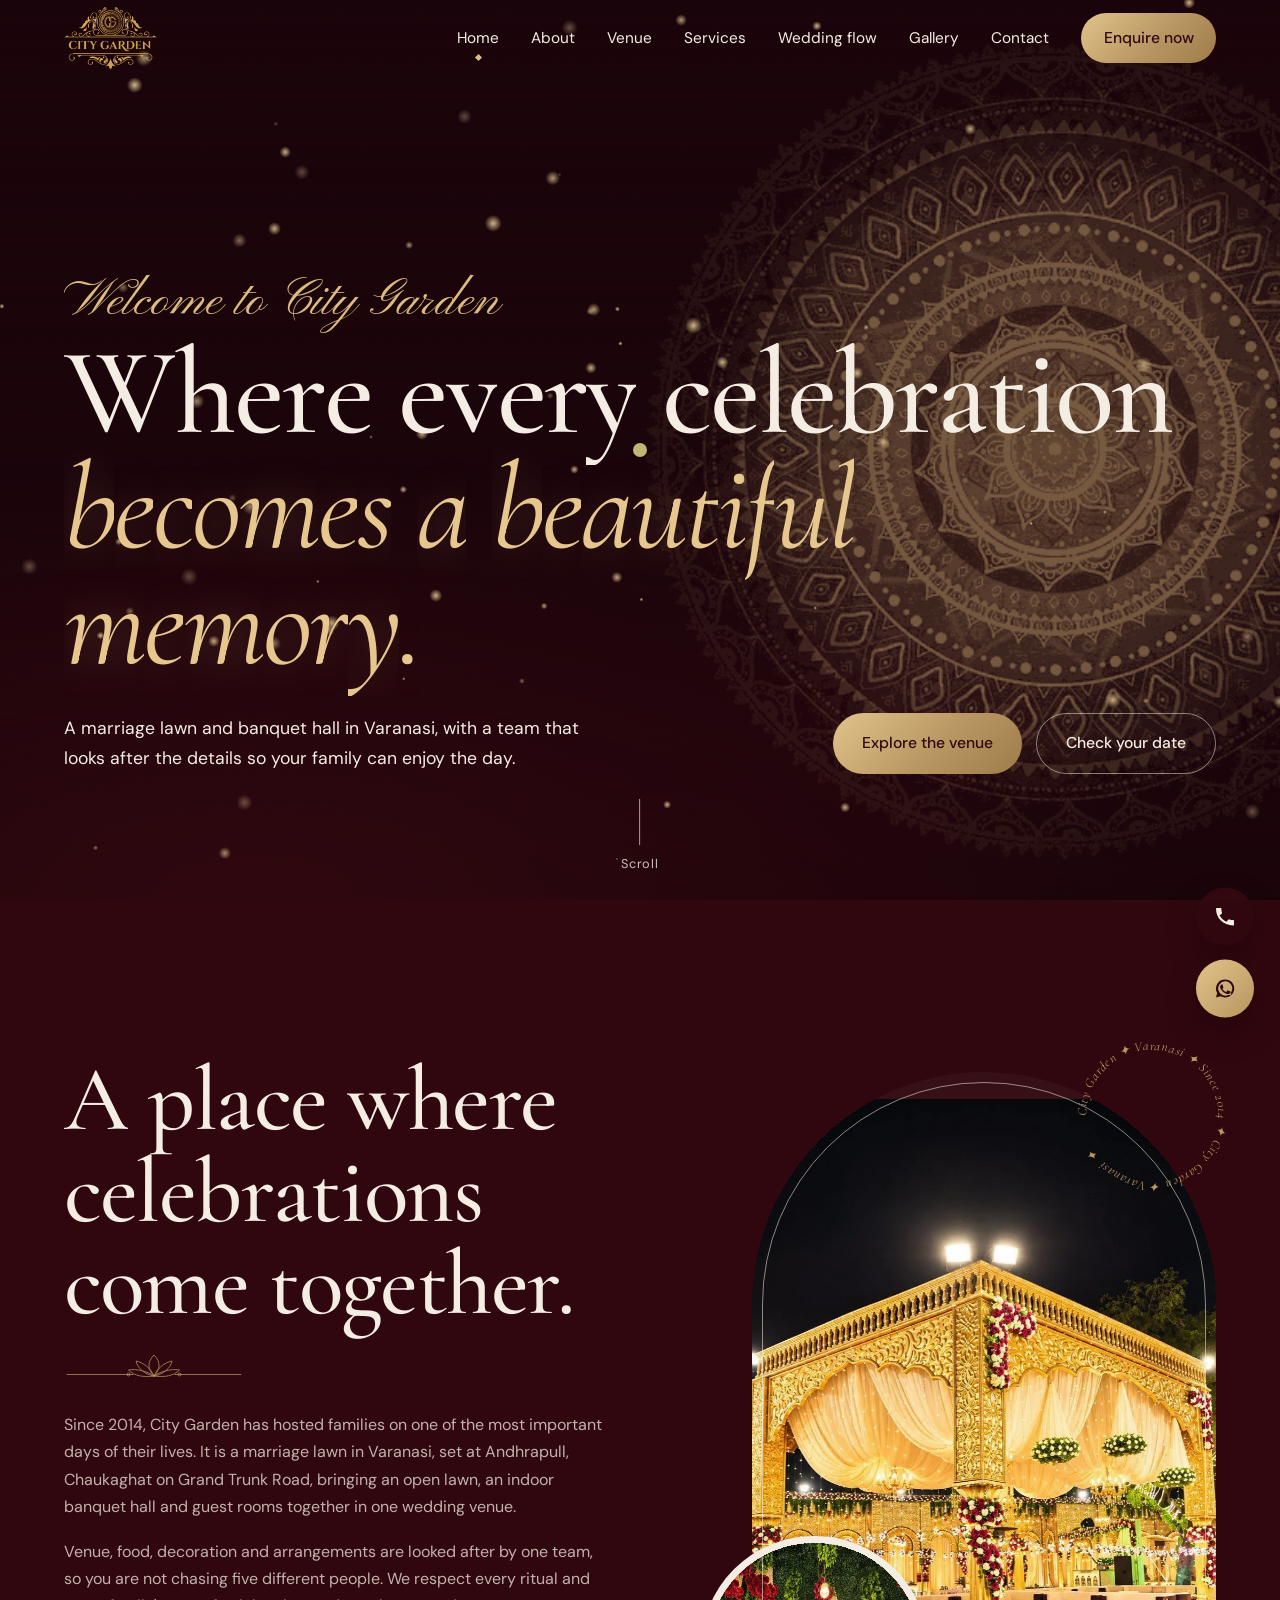
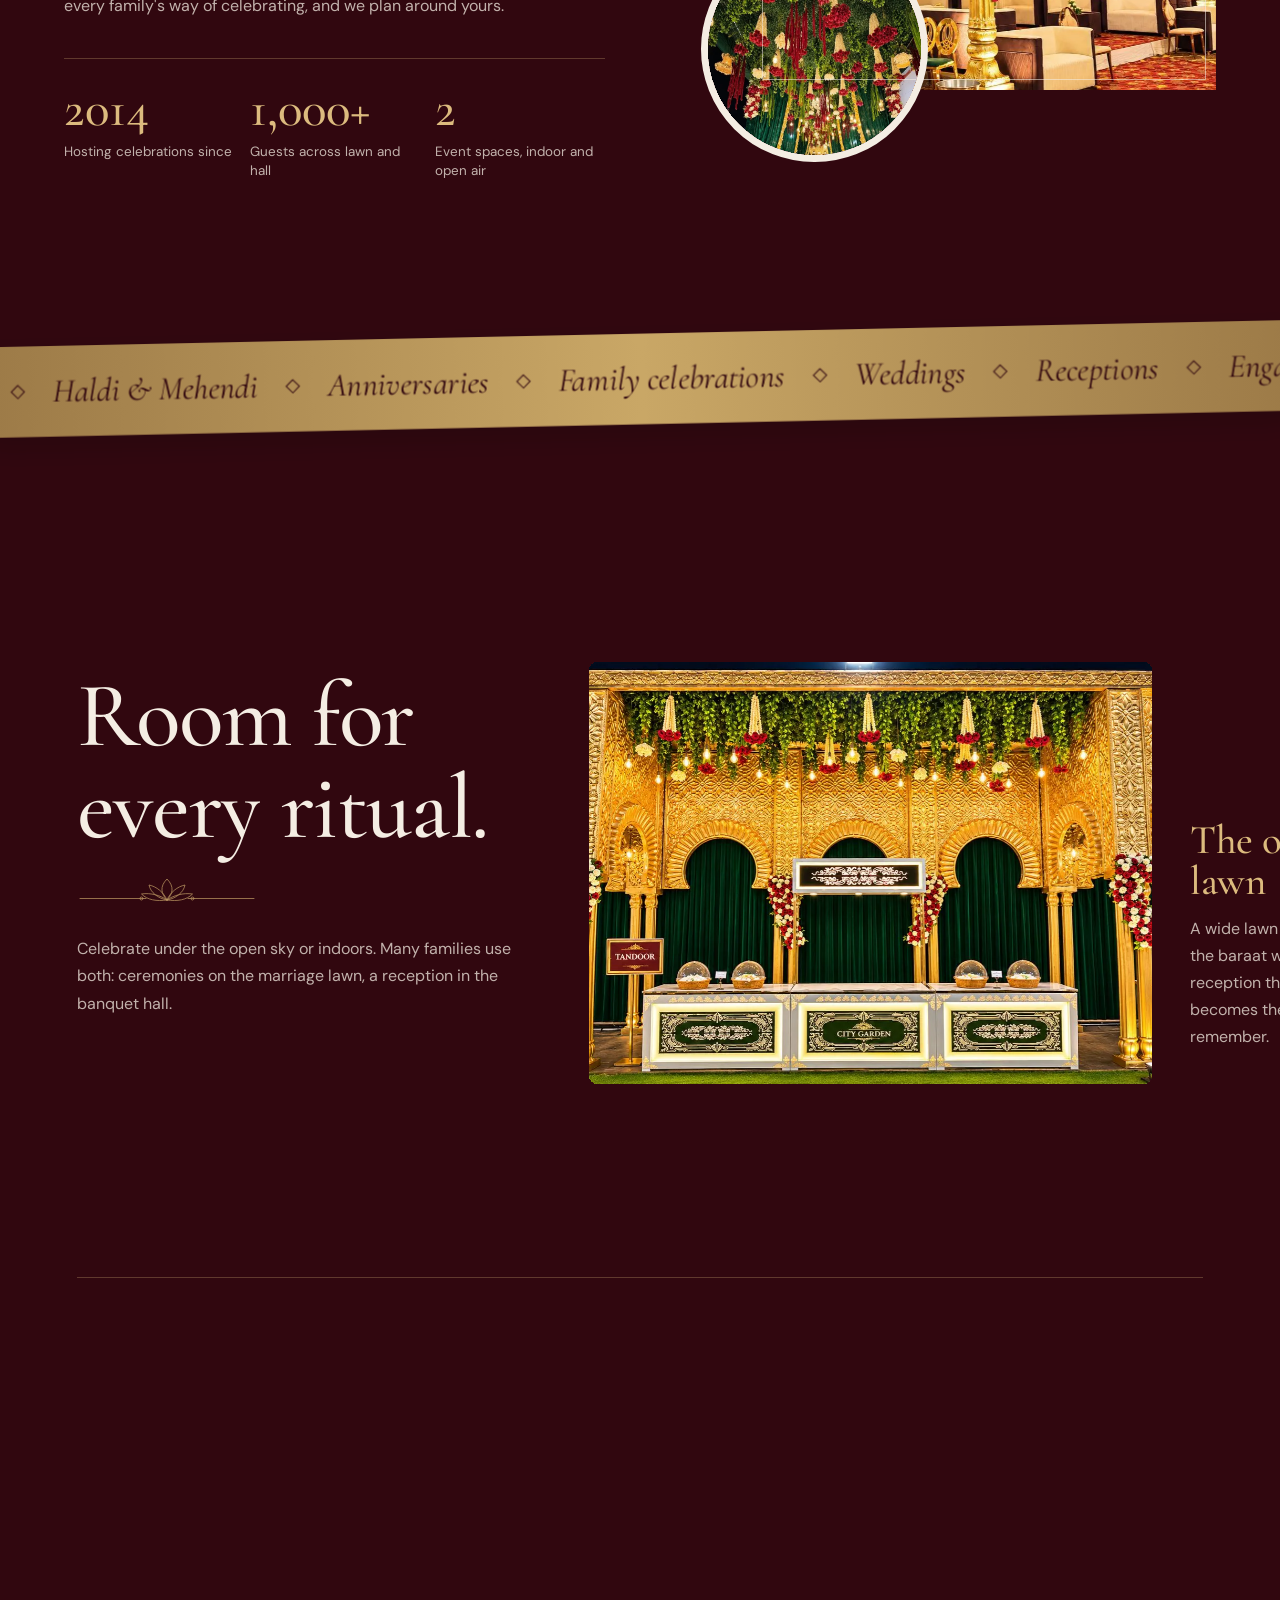
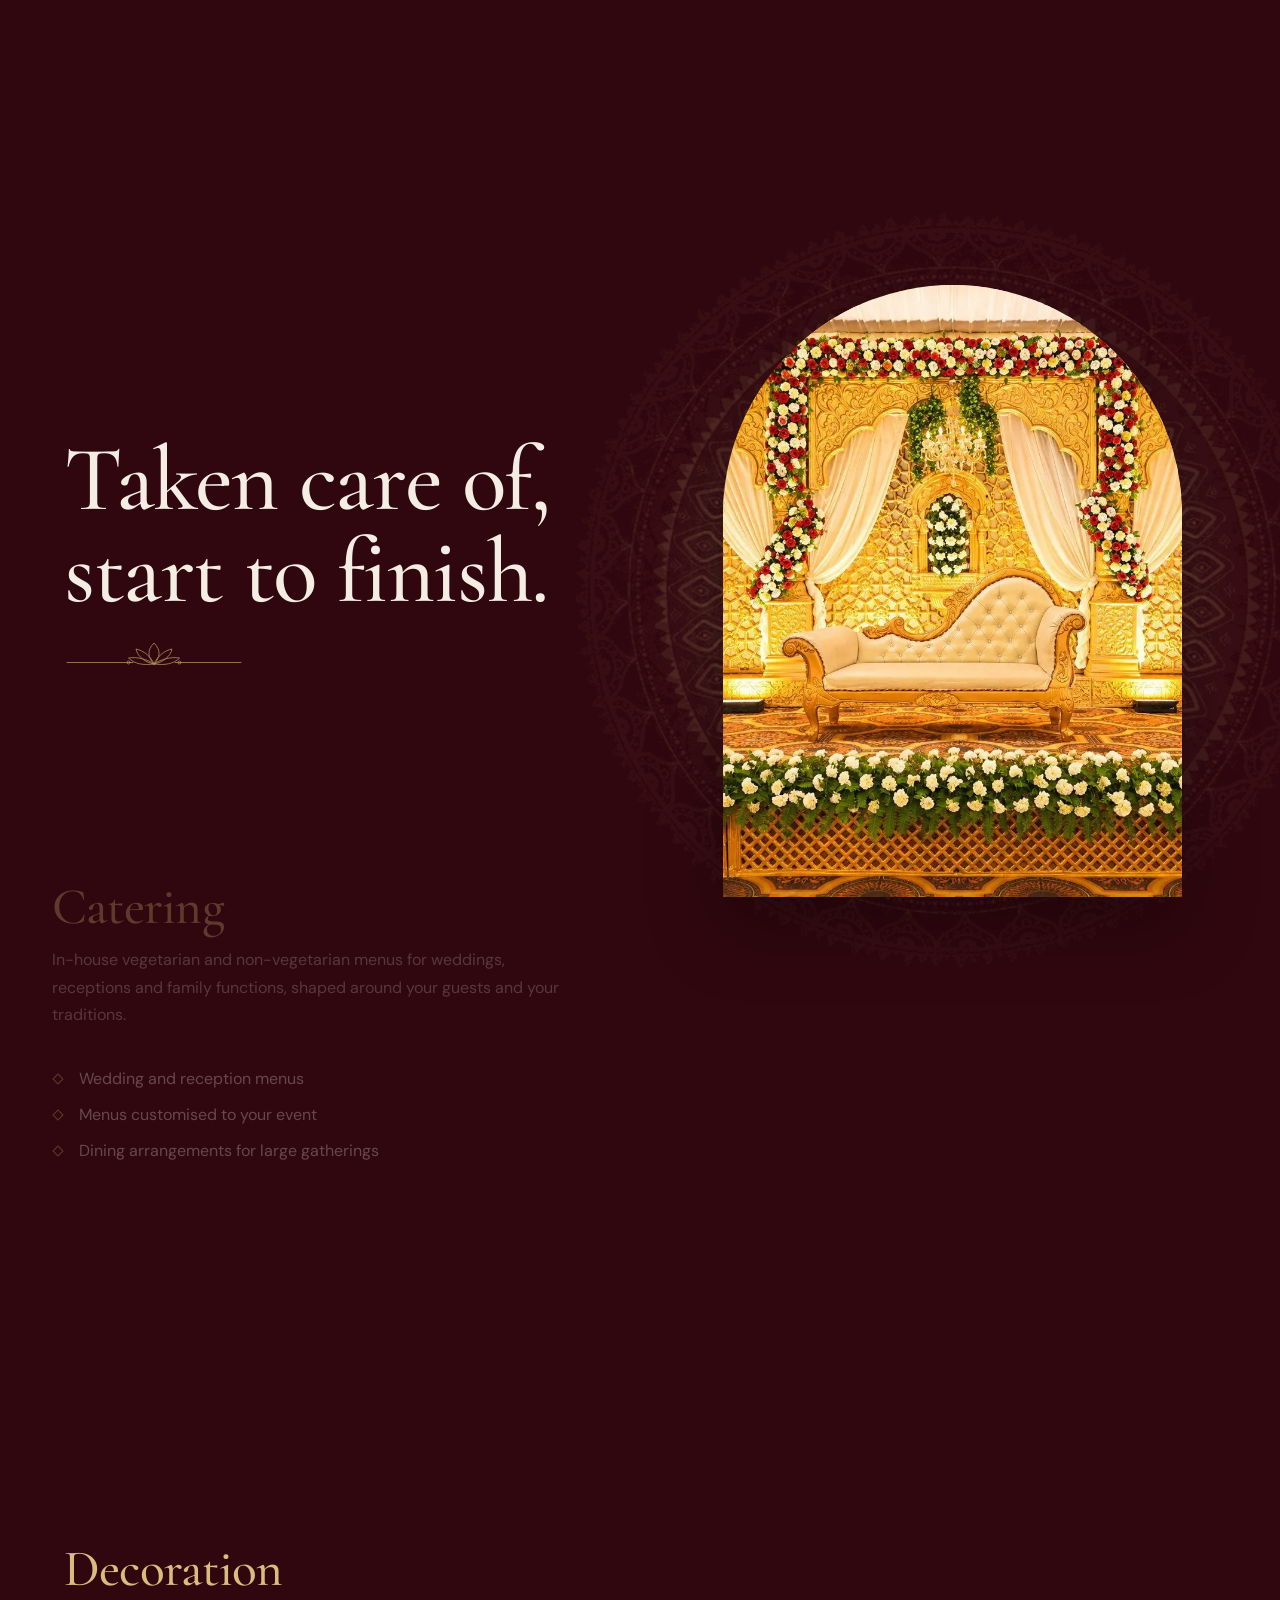
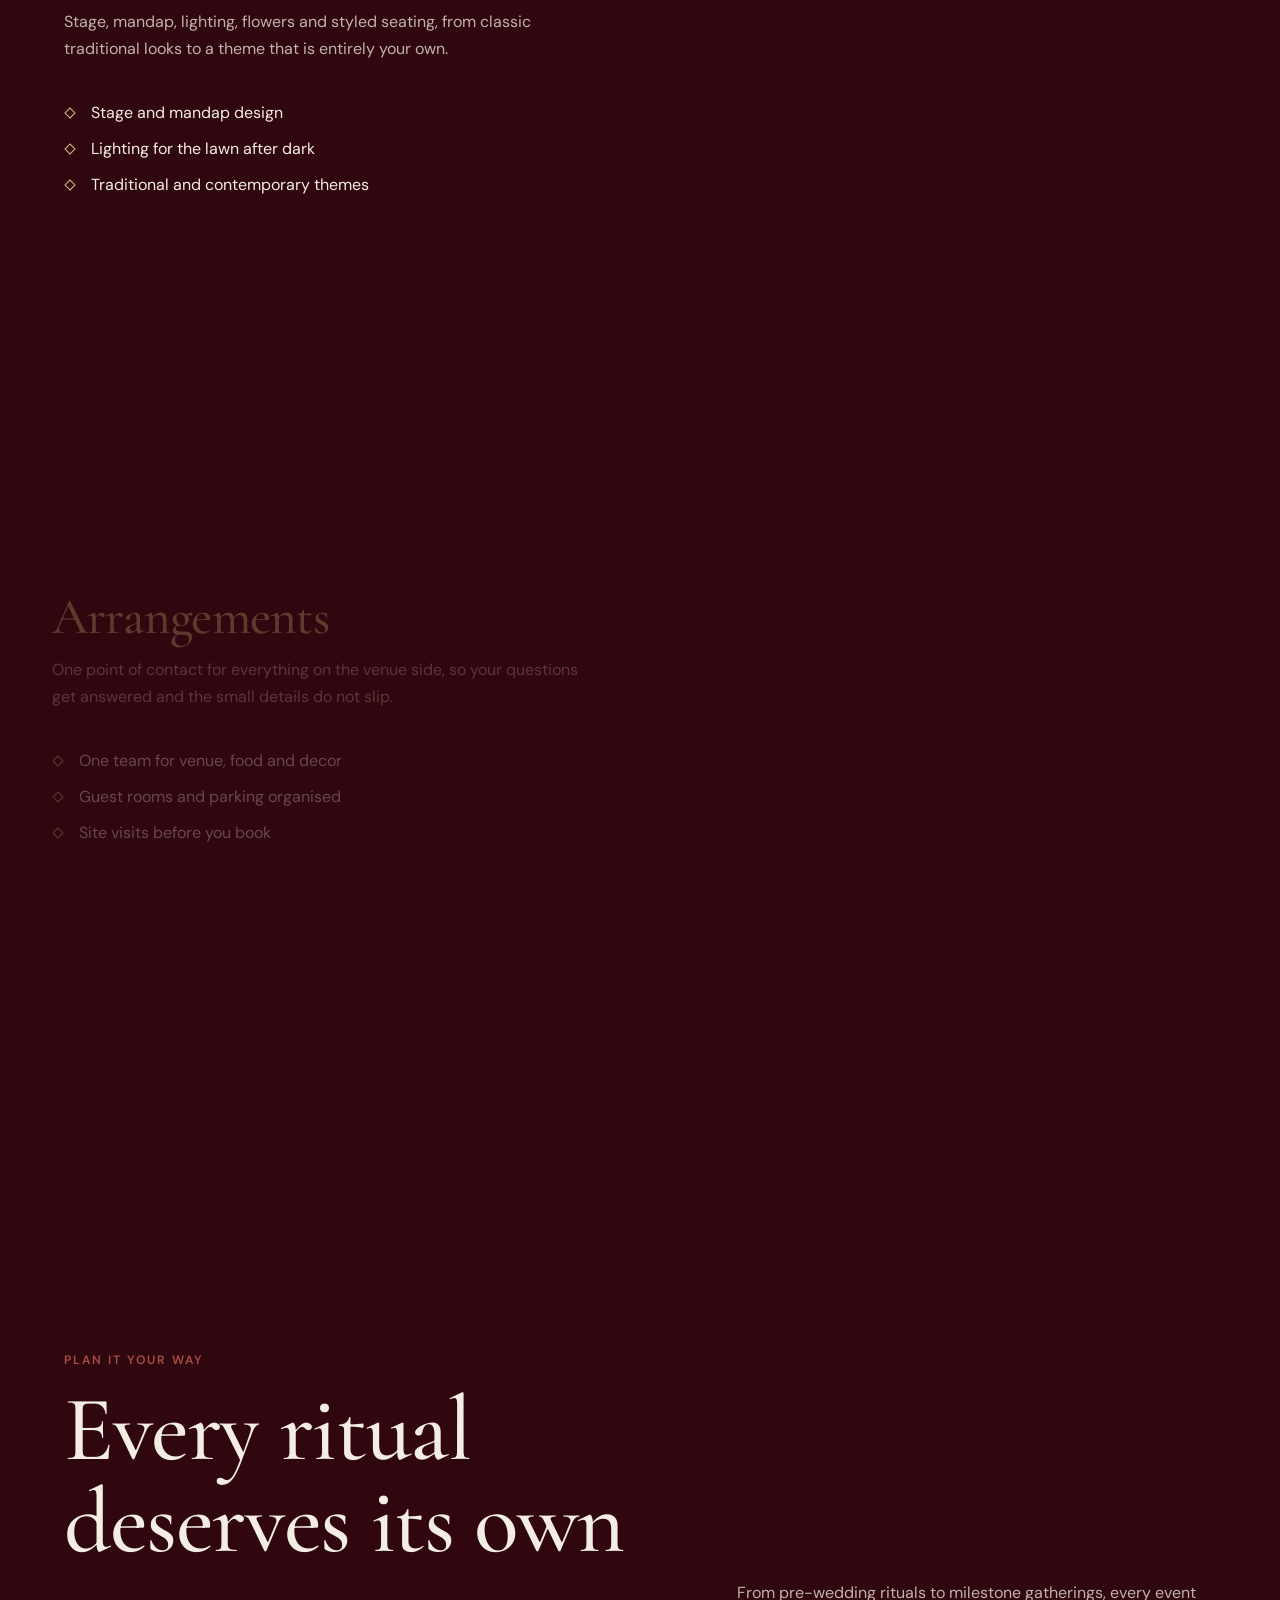
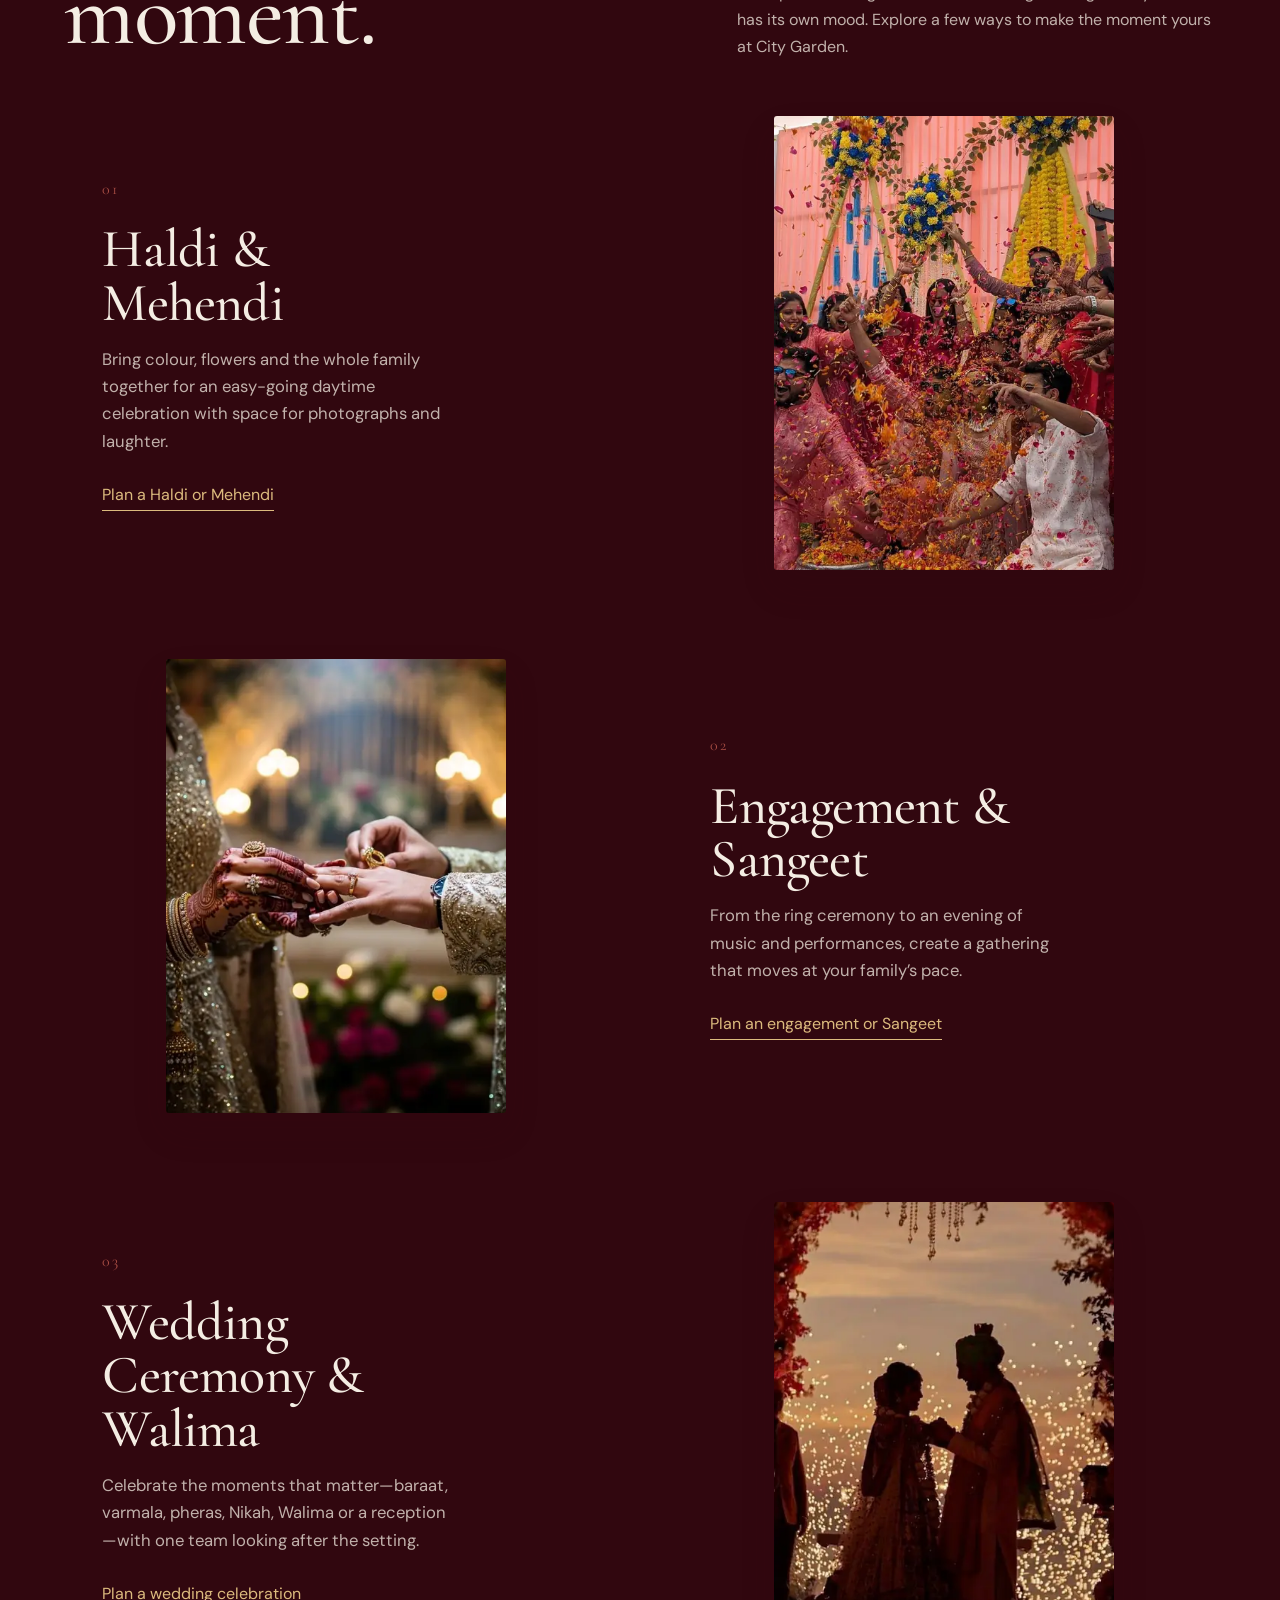
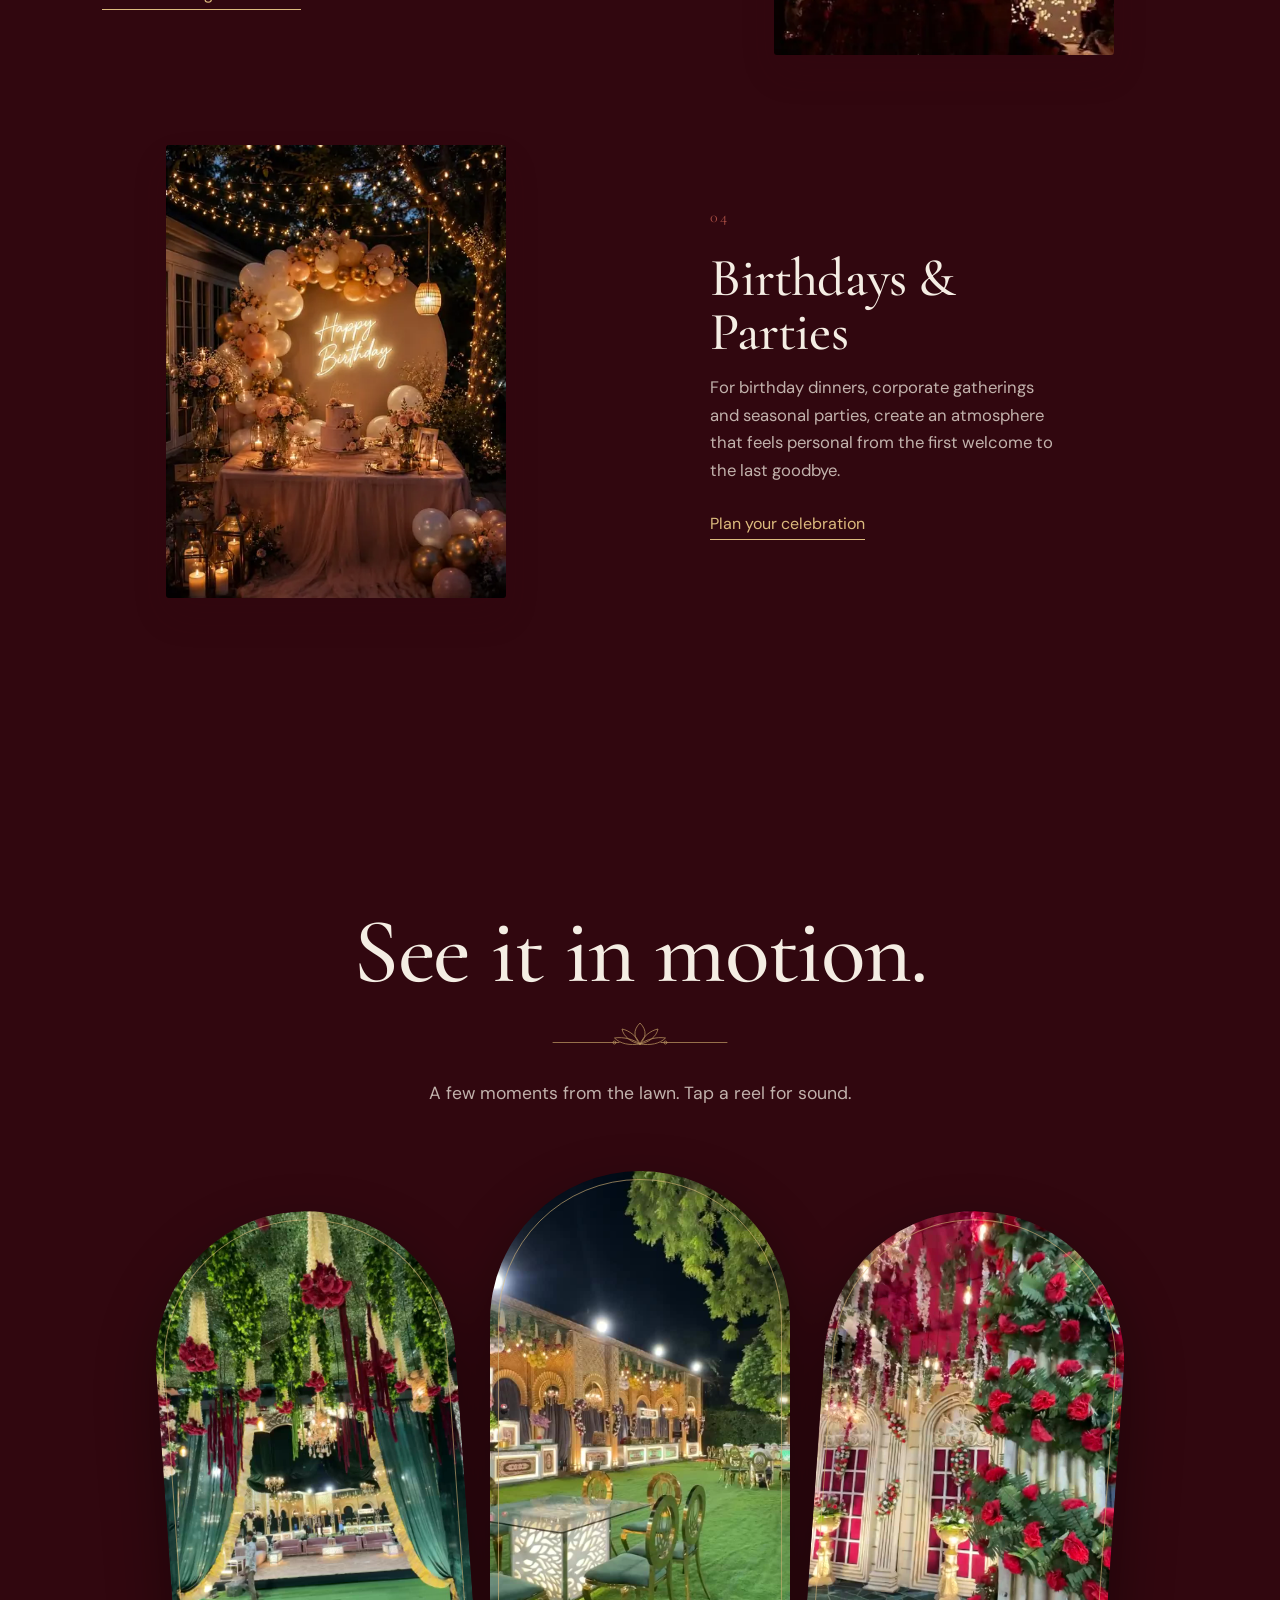
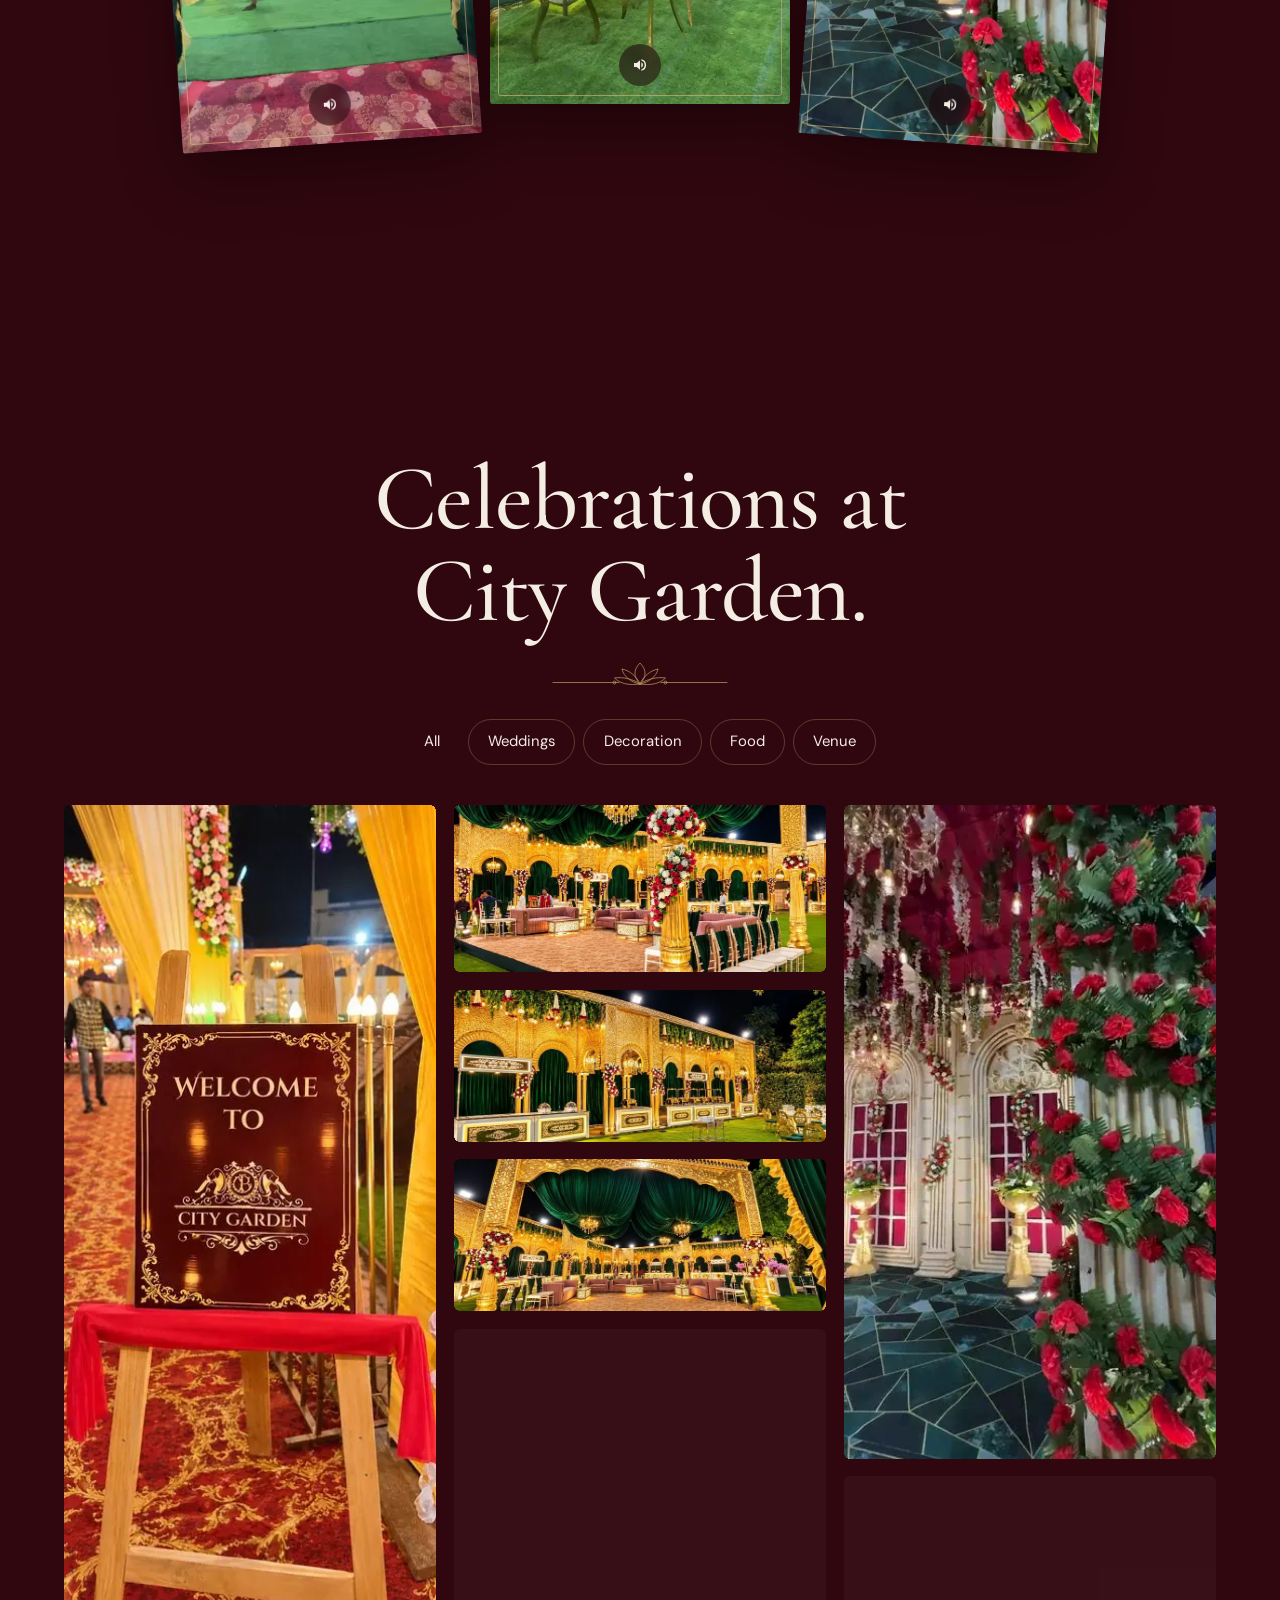
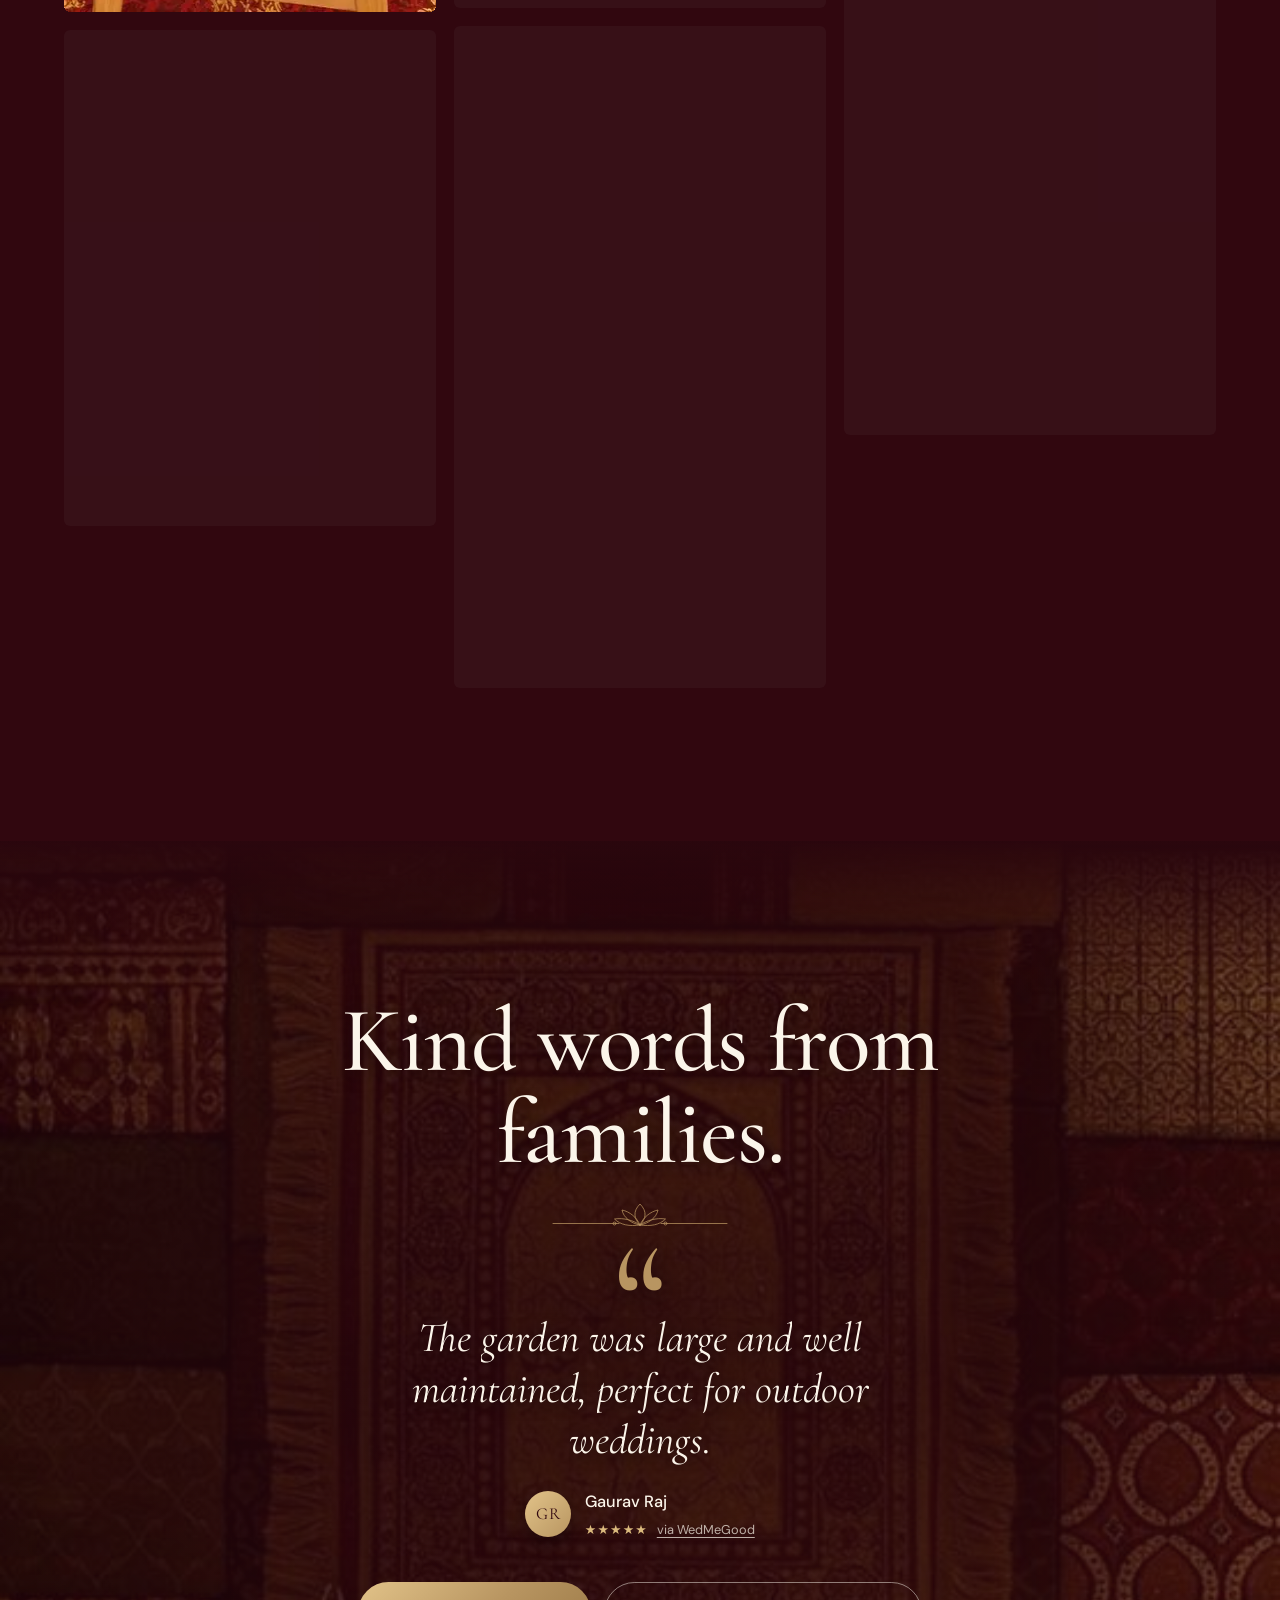
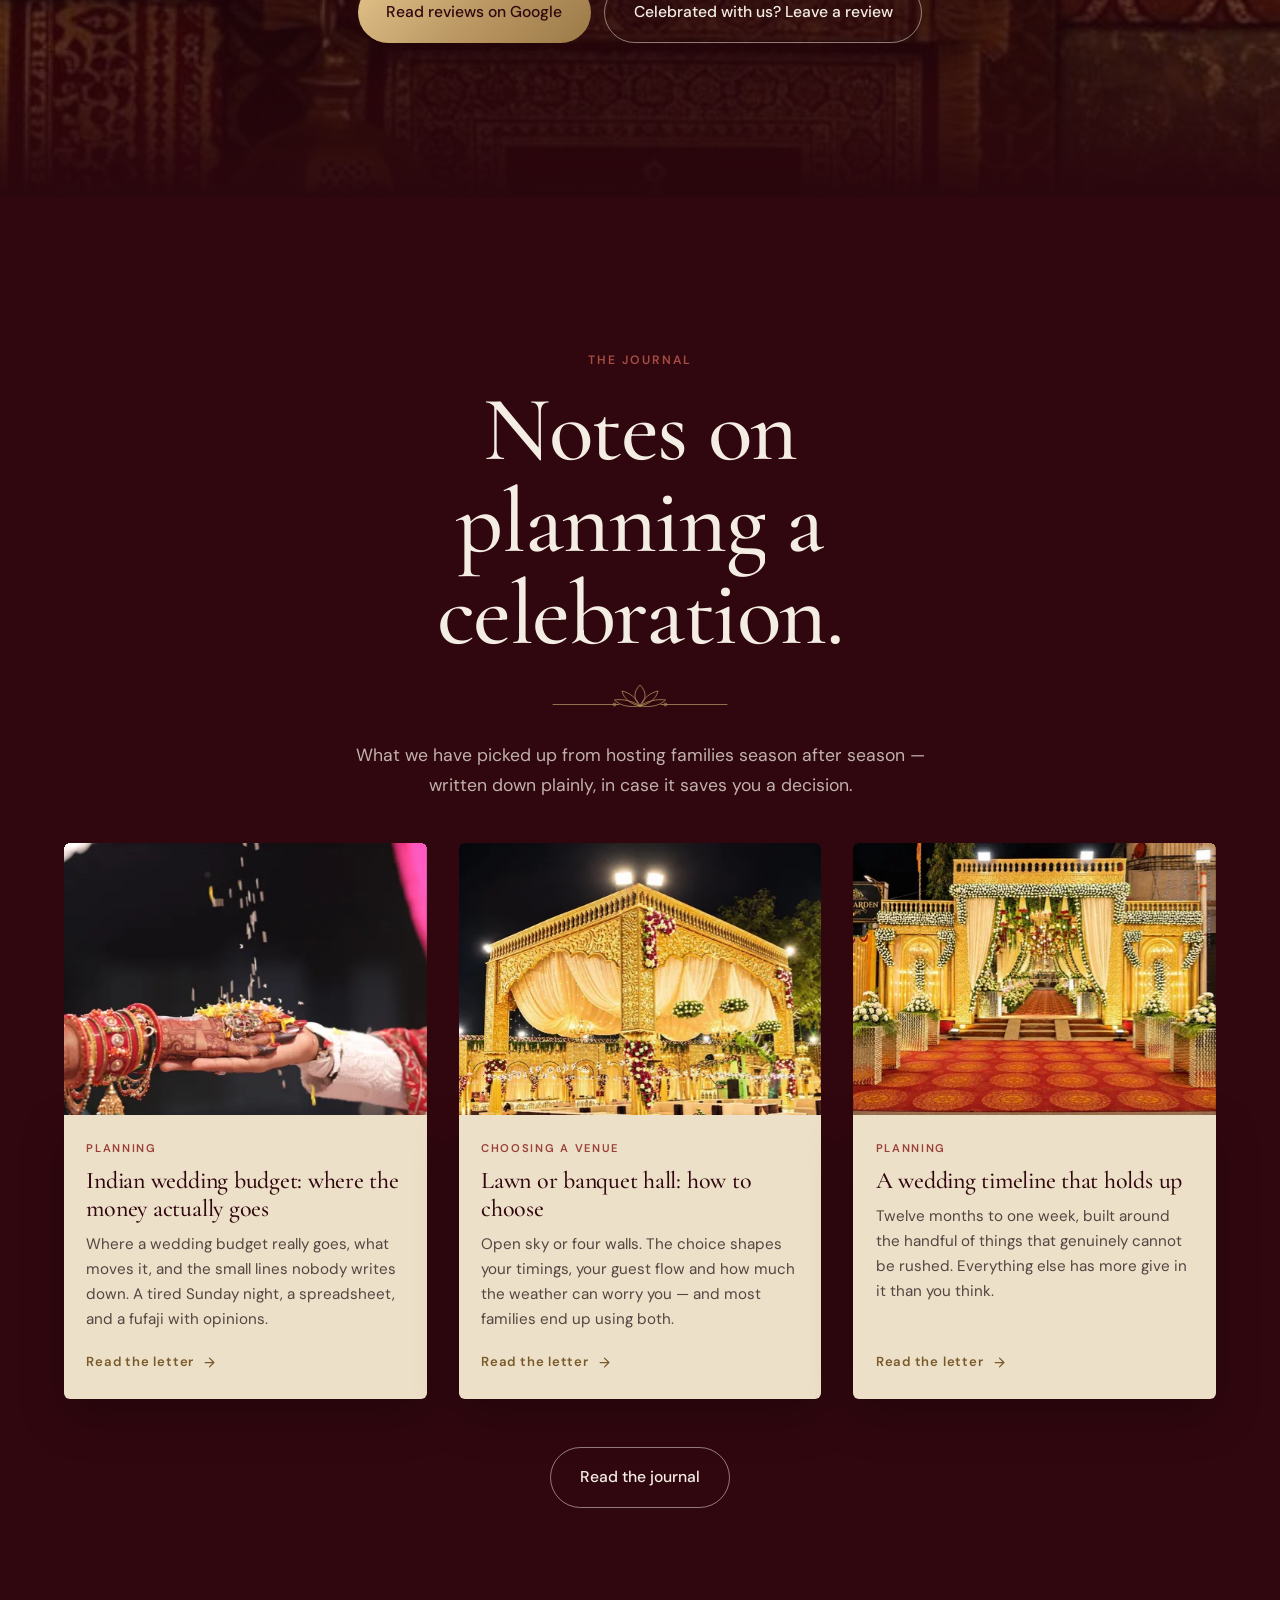
<file: index.html>
<!DOCTYPE html>
<html lang="en-IN" class="no-js">
<head>
<meta charset="utf-8">
<meta name="viewport" content="width=device-width, initial-scale=1, viewport-fit=cover">
<title>Marriage Lawn &amp; Banquet Hall in Varanasi | City Garden</title>
<meta name="description" content="Marriage lawn and banquet hall in Chaukaghat, Varanasi. An open-air wedding venue and indoor hall for 1,000+ guests, with catering and decor, since 2014.">
<meta name="theme-color" content="#31070F">
<link rel="canonical" href="https://www.citygarden.co.in/">
<meta property="og:title" content="Marriage Lawn & Banquet Hall in Varanasi | City Garden">
<meta property="og:description" content="An open marriage lawn and indoor banquet hall in Chaukaghat, Varanasi — a wedding venue for weddings, receptions and family celebrations since 2014.">
<meta property="og:type" content="website">
<meta property="og:url" content="https://www.citygarden.co.in/">
<meta property="og:site_name" content="City Garden">
<meta property="og:locale" content="en_IN">
<meta property="og:image" content="https://www.citygarden.co.in/images/hero.jpg">
<meta property="og:image:width" content="1400">
<meta property="og:image:height" content="788">
<meta property="og:image:alt" content="Illuminated marriage lawn and banquet hall at City Garden, Varanasi">
<meta name="twitter:card" content="summary_large_image">
<meta name="twitter:title" content="Marriage Lawn & Banquet Hall in Varanasi | City Garden">
<meta name="twitter:description" content="An open marriage lawn and indoor banquet hall in Chaukaghat, Varanasi — a wedding venue for weddings, receptions and family celebrations since 2014.">
<meta name="twitter:image" content="https://www.citygarden.co.in/images/hero.jpg">
<link rel="icon" href="images/logo-emblem.png">
<link rel="apple-touch-icon" href="images/logo-emblem.png">
<!-- Fonts are served from this origin (see css/style.css), so there is no third-party
     connection to warm up and no render-blocking stylesheet from Google. Only the three
     faces used above the fold are preloaded; the rest load as the stylesheet needs them. -->
<!-- Exactly the faces the first screenful renders in: the headline is Cormorant 500
     normal with a 400 italic second line, the script line above it is Pinyon, and the
     standfirst and buttons are DM Sans 400 and 500. Getting this list wrong is not
     cosmetic -- it previously held 400-normal and 500-italic, the inverse of what the
     headline actually uses, so those faces swapped in late and shifted the hero: a
     0.4 Cumulative Layout Shift on desktop, where the score wants under 0.1. -->
<link rel="preload" as="font" type="font/woff2" href="fonts/cormorant-garamond-latin-500-normal.woff2" crossorigin>
<link rel="preload" as="font" type="font/woff2" href="fonts/cormorant-garamond-latin-400-italic.woff2" crossorigin>
<link rel="preload" as="font" type="font/woff2" href="fonts/pinyon-script-latin-400-normal.woff2" crossorigin>
<link rel="preload" as="font" type="font/woff2" href="fonts/dm-sans-latin-400-normal.woff2" crossorigin>
<link rel="preload" as="font" type="font/woff2" href="fonts/dm-sans-latin-500-normal.woff2" crossorigin>
<link rel="preload" as="image" href="images/hero-still.webp" type="image/webp" fetchpriority="high" media="(max-width:699px)">
<link rel="preload" as="image" href="images/hero-still-wide.webp" type="image/webp" fetchpriority="high" media="(min-width:700px)">
<!-- The loader's mandala is a CSS background, so without this the browser can't even
     discover it until style.css has downloaded and parsed -- a serial round-trip in
     front of the first thing the visitor sees. -->
<link rel="preload" as="image" href="images/mandala-sm.png" fetchpriority="high">
<link rel="stylesheet" href="css/style.css">
<script>document.documentElement.classList.remove('no-js');
// Backstop in case js/main.js is slow to arrive (e.g. a throttled connection) or
// fails outright: this inline script runs immediately with the HTML itself, so it
// doesn't wait on any other download. It used to wait 6s, which on a slow connection
// was the thing actually keeping the splash screen (and so Largest Contentful Paint)
// up that long -- main.js's own, faster timing never got a chance to run first.
setTimeout(function(){var b=document.body;if(b&&!b.classList.contains('is-ready')){b.classList.remove('is-loading');b.classList.add('is-ready');document.documentElement.classList.add('reveal-all');var l=document.getElementById('loader');if(l)l.style.display='none';}},5200);
// On phones the intro is driven from an inline script placed directly after the
// loader markup below, so it starts the moment the loader exists -- see there.</script>
<!-- GOOGLE ANALYTICS — not active yet.
     To switch it on: delete this comment wrapper, and replace G-XXXXXXXXXX (twice) with
     your Measurement ID from Google Analytics > Admin > Data Streams.
     Leaving it as-is sends nothing and costs nothing.
<script async src="https://www.googletagmanager.com/gtag/js?id=G-XXXXXXXXXX"></script>
<script>
  window.dataLayer = window.dataLayer || [];
  function gtag(){dataLayer.push(arguments);}
  gtag('js', new Date());
  gtag('config', 'G-XXXXXXXXXX', { anonymize_ip: true });
</script>
-->
<script type="application/ld+json">
{"@context":"https://schema.org","@type":["LocalBusiness","EventVenue"],"name":"City Garden","description":"Marriage lawn, banquet hall and wedding venue in Chaukaghat, Varanasi for weddings, receptions, engagements and family celebrations since 2014.","image":"https://www.citygarden.co.in/images/hero.jpg","foundingDate":"2014","telephone":"+91 99196 96288","email":"city.gardenvns0542@gmail.com","url":"https://www.citygarden.co.in/","address":{"@type":"PostalAddress","streetAddress":"S-14/27, City Garden, Andhrapull, Chaukaghat, Grand Trunk Road","addressLocality":"Varanasi","addressRegion":"Uttar Pradesh","postalCode":"221002","addressCountry":"IN"},"hasMap":"https://www.google.com/maps/search/?api=1&query=City+Garden+Andhrapull+Chaukaghat+Varanasi"}
</script>
</head>

<body class="is-loading" data-theme="dark">
<svg width="0" height="0" style="position:absolute" aria-hidden="true"><symbol id="lotus" viewBox="0 0 240 40"><g fill="none" stroke="currentColor" stroke-width="1" stroke-linecap="round"><path d="M4,30 H92" pathLength="1"/><path d="M148,30 H236" pathLength="1"/><path d="M120,32 C112,24 110,14 120,4 C130,14 128,24 120,32Z" pathLength="1"/><path d="M120,32 C108,30 98,22 96,12 C106,14 116,22 120,32Z" pathLength="1"/><path d="M120,32 C132,30 142,22 144,12 C134,14 124,22 120,32Z" pathLength="1"/><path d="M120,32 C106,34 94,32 86,24 C98,22 112,26 120,32Z" pathLength="1"/><path d="M120,32 C134,34 146,32 154,24 C142,22 128,26 120,32Z" pathLength="1"/><circle cx="86" cy="30" r="2" pathLength="1"/><circle cx="154" cy="30" r="2" pathLength="1"/></g></symbol></svg>

<!-- ============ Loader: mandala draws, then the gates open ============ -->
<div class="loader" id="loader" aria-hidden="true">
  <div class="door door-l"></div>
  <div class="door door-r"></div>
  <div class="loader-mark">
    <div class="mandala loader-mandala" aria-hidden="true"><i></i><i></i><i></i></div>
    <img src="images/logo.png" srcset="images/logo-m.png 520w, images/logo.png 661w" sizes="min(380px,82vw)" alt="" width="661" height="440">
  </div>
</div>
<script>
// Phones drive the intro from right here, the moment the loader markup exists.
// It used to live in js/main.js, a separate download at the end of the body that on a
// throttled connection lands a second or more in -- only then did the sequence start,
// so the hero stayed behind the gates and Largest Contentful Paint went with it.
// Hanging it off DOMContentLoaded didn't help either: that waits for main.js too,
// since a plain script tag at the end of the body blocks the parser. Inline and in
// place, it waits for nothing. Same classes, same CSS animations as desktop, which
// keeps its own main.js path where the download isn't the bottleneck.
(function(){
  if(!matchMedia('(max-width:699px)').matches)return;
  window.__cgIntro=1;
  var l=document.getElementById('loader'),b=document.body,m=document.querySelector('.loader-mandala');
  if(!l||!b)return;
  var seen=null;try{seen=sessionStorage.getItem('cg-seen')}catch(e){}
  if(seen||matchMedia('(prefers-reduced-motion: reduce)').matches){
    l.classList.add('done');b.classList.remove('is-loading');b.classList.add('is-ready');return;
  }
  if(m)m.classList.add('in');
  setTimeout(function(){
    l.classList.add('open');
    try{sessionStorage.setItem('cg-seen','1')}catch(e){}
    setTimeout(function(){
      b.classList.remove('is-loading');b.classList.add('is-ready');
      setTimeout(function(){l.classList.add('done')},1400);
    },700);
  },2600);
})();
</script>

<div class="progress" id="progress"></div>
<div class="cursor" id="cursor" aria-hidden="true"><span></span></div>

<!-- ============ Header ============ -->
<header class="nav" id="nav">
  <a href="#home" class="nav-logo" aria-label="City Garden, home"><img src="images/logo-nav.png" srcset="images/logo-nav.png 260w, images/logo-m.png 520w, images/logo.png 661w" sizes="120px" alt="City Garden" width="260" height="173" fetchpriority="low"></a>
  <nav class="nav-links" id="navLinks" aria-label="Main">
    <a href="#home">Home</a>
    <a href="#about">About</a>
    <a href="#venue">Venue</a>
    <a href="#services">Services</a>
    <a href="#rituals">Wedding flow</a>
    <a href="#gallery">Gallery</a>
    <a href="#contact">Contact</a>
  </nav>
  <a href="#contact" class="btn btn-gold nav-cta magnetic"><span>Enquire now</span></a>
  <button class="burger" id="burger" aria-label="Open menu" aria-expanded="false" aria-controls="navLinks"><span></span><span></span></button>
</header>

<main>

<!-- ============ Hero ============ -->
<section class="hero" id="home" data-theme="dark">
  <div class="hero-media" data-parallax="0.3">
    <!-- A photograph, not a video. The looping clip that used to sit here had to be
         compressed hard enough to look blocky, and it cost 1.7MB for motion nobody
         asked for; the slow zoom on a still gives the same sense of life for a
         fraction of it. Art-directed per breakpoint, because no single frame suits
         both shapes: phones get the floral entrance corridor cropped tall (shifted
         left so another couple's named welcome board stays out of shot), wider screens
         get the emerald-and-gold lounge, which is natively wide and stays sharp across
         a desktop. Both are night shots that go dark at the top, under the nav. -->
    <picture>
      <source media="(min-width:700px)" type="image/webp" srcset="images/hero-still-wide.webp">
      <source media="(min-width:700px)" srcset="images/hero-still-wide.jpg">
      <source type="image/webp" srcset="images/hero-still.webp">
      <img class="hero-still" src="images/hero-still.jpg" alt="Floral entrance corridor at City Garden, Varanasi, lit for a wedding" width="560" height="1230" fetchpriority="high" decoding="async">
    </picture>
  </div>
  <div class="hero-shade"></div>
  <canvas class="dust" id="dust" aria-hidden="true"></canvas>
  <div class="mandala hero-mandala" aria-hidden="true"><i></i><i></i><i></i></div>

  <div class="hero-content">
    <p class="script hero-script">Welcome to City Garden</p>
    <h1 class="hero-title" data-chars>
      <span class="line">Where every celebration</span>
      <span class="line"><em>becomes a beautiful memory.</em></span>
    </h1>
    <div class="hero-foot">
      <p class="hero-sub">A marriage lawn and banquet hall in Varanasi, with a team that looks after the details so your family can enjoy the day.</p>
      <div class="hero-actions">
        <a href="#venue" class="btn btn-gold magnetic"><span>Explore the venue</span></a>
        <a href="#contact" class="btn btn-ghost magnetic"><span>Check your date</span></a>
      </div>
    </div>
  </div>
  <a href="#about" class="scroll-cue" aria-label="Scroll to About"><span class="scroll-line"></span>Scroll</a>
</section>

<!-- ============ About ============ -->
<section class="about section fade" id="about" data-theme="light">
  <div class="wrap about-grid">
    <div class="about-copy">
      <h2 class="display" data-split>A place where celebrations come together.</h2>
      <svg class="orn draw"><use href="#lotus"/></svg>
      <p class="fade">Since 2014, City Garden has hosted families on one of the most important days of their lives. It is a marriage lawn in Varanasi, set at Andhrapull, Chaukaghat on Grand Trunk Road, bringing an open lawn, an indoor banquet hall and guest rooms together in one wedding venue.</p>
      <p class="fade">Venue, food, decoration and arrangements are looked after by one team, so you are not chasing five different people. We respect every ritual and every family's way of celebrating, and we plan around yours.</p>
      <ul class="facts fade">
        <li><strong data-count="2014" data-from="2000">2014</strong><span>Hosting celebrations since</span></li>
        <li><strong><span data-count="1000">1000</span>+</strong><span>Guests across lawn and hall</span></li>
        <li><strong data-count="2">2</strong><span>Event spaces, indoor and open air</span></li>
      </ul>
    </div>

    <div class="about-media">
      <div class="arch img-reveal">
        <div class="px" data-parallax="-0.08"><picture><source type="image/webp" srcset="images/about-1-m.webp 480w, images/about-1.webp 1024w" sizes="(min-width:960px) 50vw, 100vw"><img src="images/about-1.jpg" srcset="images/about-1-m.jpg 480w, images/about-1.jpg 1024w" sizes="(min-width:960px) 50vw, 100vw" alt="Illuminated golden mandap pavilion at City Garden" width="1024" height="1365" loading="lazy"></picture></div>
      </div>
      <div class="about-small img-reveal" data-delay="250">
        <div class="px"><picture><source type="image/webp" srcset="images/about-2.webp"><img src="images/about-2.jpg" alt="Red rose and jasmine garland canopy detail at City Garden, Varanasi" width="700" height="700" loading="lazy"></picture></div>
      </div>
      <svg class="ring" viewBox="0 0 200 200" aria-hidden="true">
        <defs><path id="ringPath" d="M100,100 m-78,0 a78,78 0 1,1 156,0 a78,78 0 1,1 -156,0"/></defs>
        <text><textPath href="#ringPath">City Garden ✦ Varanasi ✦ Since 2014 ✦ City Garden ✦ Varanasi ✦</textPath></text>
      </svg>
    </div>
  </div>
</section>

<!-- ============ Ribbon (speeds up with scroll) ============ -->
<div class="ribbon" aria-hidden="true">
  <div class="ribbon-track" id="ribbon">
    <span>Weddings</span><i></i><span>Receptions</span><i></i><span>Engagements</span><i></i><span>Haldi &amp; Mehendi</span><i></i><span>Anniversaries</span><i></i><span>Family celebrations</span><i></i>
    <span>Weddings</span><i></i><span>Receptions</span><i></i><span>Engagements</span><i></i><span>Haldi &amp; Mehendi</span><i></i><span>Anniversaries</span><i></i><span>Family celebrations</span><i></i>
  </div>
</div>

<!-- ============ Venue: pinned horizontal journey (desktop), swipe (mobile) ============ -->
<section class="spaces" id="venue" data-theme="dark">
  <div class="pin" id="pin">
    <div class="pin-sticky">
      <div class="track" id="track">
        <div class="panel panel-intro">
          <h2 class="display" data-split>Room for every ritual.</h2>
          <svg class="orn draw"><use href="#lotus"/></svg>
          <p class="fade">Celebrate under the open sky or indoors. Many families use both: ceremonies on the marriage lawn, a reception in the banquet hall.</p>
          <p class="hint fade"><span class="hint-desk">Keep scrolling to walk through the venue</span><span class="hint-mob">Swipe to walk through the venue</span></p>
        </div>

        <article class="panel space">
          <div class="space-media wide img-reveal"><div class="px hx"><picture><source type="image/webp" srcset="images/lawn-m.webp 480w, images/lawn.webp 1200w" sizes="(min-width:960px) 45vw, 100vw"><img src="images/lawn.jpg" srcset="images/lawn-m.jpg 480w, images/lawn.jpg 1200w" sizes="(min-width:960px) 45vw, 100vw" alt="Open marriage lawn at City Garden lit up at night, with the gold stage and catering counters set out on the grass" width="1200" height="900" loading="lazy"></picture></div></div>
          <div class="space-copy">
            <h3>The open marriage lawn</h3>
            <p>A wide lawn for the mandap, the stage, the baraat welcome and the big reception that follows. Lit up after dark, it becomes the setting most families remember.</p>
          </div>
        </article>

        <article class="panel space">
          <div class="space-media arch img-reveal"><div class="px hx"><picture><source type="image/webp" srcset="images/banquet-m.webp 480w, images/banquet.webp 900w" sizes="(min-width:960px) 30vw, 100vw"><img src="images/banquet.jpg" srcset="images/banquet-m.jpg 480w, images/banquet.jpg 900w" sizes="(min-width:960px) 30vw, 100vw" alt="Red and gold wedding stage with floral garlands inside the banquet hall at City Garden" width="900" height="1200" loading="lazy"></picture></div></div>
          <div class="space-copy">
            <h3>The banquet hall</h3>
            <p>An indoor marriage hall for receptions, engagements and family functions, and a comfortable plan B when the weather needs one.</p>
          </div>
        </article>

        <article class="panel space">
          <div class="space-media wide img-reveal"><div class="px hx"><picture><source type="image/webp" srcset="images/parking-m.webp 480w, images/parking.webp 1365w" sizes="(min-width:960px) 45vw, 100vw"><img src="images/parking.jpg" srcset="images/parking-m.jpg 480w, images/parking.jpg 1365w" sizes="(min-width:960px) 45vw, 100vw" alt="Entrance and parking at City Garden" width="1365" height="1024" loading="lazy"></picture></div></div>
          <div class="space-copy">
            <h3>Parking and easy arrival</h3>
            <p>On Grand Trunk Road near Varanasi Cantt, with on-site parking, generator backup and security for a smooth evening.</p>
          </div>
        </article>
      </div>
      <div class="pin-bar"><span id="pinBar"></span></div>
    </div>
  </div>
</section>

<!-- ============ Services: sticky image swaps as you read ============ -->
<section class="services section" id="services" data-theme="green">
  <div class="wrap">


    <div class="svc-grid">
      <!-- The desktop ring lives inside .svc-stage, which is display:none below 960px,
           so phones had no ring in this section at all. This one is phone-only. -->
      <div class="mandala svc-mandala-m" aria-hidden="true"><i></i><i></i><i></i></div>
      <div class="svc-list">
        <div class="svc-head">
      <h2 class="display" data-split>Taken care of, start to finish.</h2>
      <svg class="orn draw"><use href="#lotus"/></svg>
    </div>
        <article class="svc-item is-active" data-i="0">
          <div class="svc-img-m arch img-reveal"><div class="px"><picture><source type="image/webp" srcset="images/catering-m.webp 480w, images/catering.webp 900w" sizes="360px"><img src="images/catering.jpg" srcset="images/catering-m.jpg 480w, images/catering.jpg 900w" sizes="360px" alt="Gold chafing dishes on illuminated buffet counters at a City Garden wedding" width="900" height="1200" loading="lazy"></picture></div></div>
          <h3>Catering</h3>
          <p>In-house vegetarian and non-vegetarian menus for weddings, receptions and family functions, shaped around your guests and your traditions.</p>
          <ul class="tick"><li>Wedding and reception menus</li><li>Menus customised to your event</li><li>Dining arrangements for large gatherings</li></ul>
        </article>
        <article class="svc-item" data-i="1">
          <div class="svc-img-m arch img-reveal"><div class="px"><picture><source type="image/webp" srcset="images/decor-m.webp 480w, images/decor.webp 768w" sizes="360px"><img src="images/decor.jpg" srcset="images/decor-m.jpg 480w, images/decor.jpg 768w" sizes="360px" alt="Stage and floral decoration at City Garden" width="768" height="1024" loading="lazy"></picture></div></div>
          <h3>Decoration</h3>
          <p>Stage, mandap, lighting, flowers and styled seating, from classic traditional looks to a theme that is entirely your own.</p>
          <ul class="tick"><li>Stage and mandap design</li><li>Lighting for the lawn after dark</li><li>Traditional and contemporary themes</li></ul>
        </article>
        <article class="svc-item" data-i="2">
          <div class="svc-img-m arch img-reveal"><div class="px"><picture><source type="image/webp" srcset="images/coordination-m.webp 480w, images/coordination.webp 1024w" sizes="360px"><img src="images/coordination.jpg" srcset="images/coordination-m.jpg 480w, images/coordination.jpg 1024w" sizes="360px" alt="Styled lounge seating and photo backdrop at City Garden" width="1024" height="1365" loading="lazy"></picture></div></div>
          <h3>Arrangements</h3>
          <p>One point of contact for everything on the venue side, so your questions get answered and the small details do not slip.</p>
          <ul class="tick"><li>One team for venue, food and decor</li><li>Guest rooms and parking organised</li><li>Site visits before you book</li></ul>
        </article>
      </div>

      <div class="svc-stage" aria-hidden="true">
        <div class="mandala stage-mandala" aria-hidden="true"><i></i><i></i><i></i></div>
        <div class="stage-frame arch">
          <picture><source type="image/webp" srcset="images/catering.webp"><img src="images/catering.jpg" alt="" class="is-active" width="900" height="1200" loading="lazy"></picture>
          <picture><source type="image/webp" srcset="images/decor.webp"><img src="images/decor.jpg" alt="" width="768" height="1024" loading="lazy"></picture>
          <picture><source type="image/webp" srcset="images/coordination.webp"><img src="images/coordination.jpg" alt="" width="1024" height="1365" loading="lazy"></picture>
        </div>
      </div>
    </div>
  </div>
</section>

<!-- ============ Celebrations: stock inspiration lives only in this section ============ -->
<section class="rituals section fade" id="rituals" data-theme="parch">
  <div class="wrap">
    <div class="rituals-intro">
      <div>
        <p class="eyebrow fade">Plan it your way</p>
        <h2 class="display" data-split>Every ritual deserves its own moment.</h2>
      </div>
      <p class="fade">From pre-wedding rituals to milestone gatherings, every event has its own mood. Explore a few ways to make the moment yours at City Garden.</p>
    </div>

    <div class="celebration-cards">
      <article class="celebration-card fade">
        <div class="celebration-copy">
          <span class="celebration-no">01</span>
          <h3>Haldi &amp; Mehendi</h3>
          <p>Bring colour, flowers and the whole family together for an easy-going daytime celebration with space for photographs and laughter.</p>
          <a href="#contact" class="link-gold">Plan a Haldi or Mehendi</a>
        </div>
        <figure class="celebration-photo"><picture><source type="image/webp" srcset="images/ritual-inspiration/haldi-floral-celebration-m.webp 480w, images/ritual-inspiration/haldi-floral-celebration.webp 736w" sizes="(min-width:760px) 340px, 78vw"><img src="images/ritual-inspiration/haldi-floral-celebration.jpg" srcset="images/ritual-inspiration/haldi-floral-celebration-m.jpg 480w, images/ritual-inspiration/haldi-floral-celebration.jpg 736w" sizes="(min-width:760px) 340px, 78vw" alt="Haldi celebration inspiration with marigolds and flower petals" width="736" height="1308" loading="lazy"></picture></figure>
      </article>
      <article class="celebration-card celebration-card-reverse fade">
        <div class="celebration-copy">
          <span class="celebration-no">02</span>
          <h3>Engagement &amp; Sangeet</h3>
          <p>From the ring ceremony to an evening of music and performances, create a gathering that moves at your family’s pace.</p>
          <a href="#contact" class="link-gold">Plan an engagement or Sangeet</a>
        </div>
        <figure class="celebration-photo"><picture><source type="image/webp" srcset="images/ritual-inspiration/engagement-ring-exchange-m.webp 480w, images/ritual-inspiration/engagement-ring-exchange.webp 736w" sizes="(min-width:760px) 340px, 78vw"><img src="images/ritual-inspiration/engagement-ring-exchange.jpg" srcset="images/ritual-inspiration/engagement-ring-exchange-m.jpg 480w, images/ritual-inspiration/engagement-ring-exchange.jpg 736w" sizes="(min-width:760px) 340px, 78vw" alt="Engagement ring exchange inspiration for a wedding celebration" width="736" height="1308" loading="lazy"></picture></figure>
      </article>
      <article class="celebration-card fade">
        <div class="celebration-copy">
          <span class="celebration-no">03</span>
          <h3>Wedding Ceremony &amp; Walima</h3>
          <p>Celebrate the moments that matter—baraat, varmala, pheras, Nikah, Walima or a reception—with one team looking after the setting.</p>
          <a href="#contact" class="link-gold">Plan a wedding celebration</a>
        </div>
        <figure class="celebration-photo"><picture><source type="image/webp" srcset="images/ritual-inspiration/wedding-ceremony-sparklers-m.webp 480w, images/ritual-inspiration/wedding-ceremony-sparklers.webp 600w" sizes="(min-width:760px) 340px, 78vw"><img src="images/ritual-inspiration/wedding-ceremony-sparklers.jpg" srcset="images/ritual-inspiration/wedding-ceremony-sparklers-m.jpg 480w, images/ritual-inspiration/wedding-ceremony-sparklers.jpg 600w" sizes="(min-width:760px) 340px, 78vw" alt="Wedding ceremony inspiration with a couple framed by sparklers" width="600" height="750" loading="lazy"></picture></figure>
      </article>
      <article class="celebration-card celebration-card-reverse fade">
        <div class="celebration-copy">
          <span class="celebration-no">04</span>
          <h3>Birthdays &amp; Parties</h3>
          <p>For birthday dinners, corporate gatherings and seasonal parties, create an atmosphere that feels personal from the first welcome to the last goodbye.</p>
          <a href="#contact" class="link-gold">Plan your celebration</a>
        </div>
        <figure class="celebration-photo"><picture><source type="image/webp" srcset="images/ritual-inspiration/birthday-party-decoration-m.webp 480w, images/ritual-inspiration/birthday-party-decoration.webp 736w" sizes="(min-width:760px) 340px, 78vw"><img src="images/ritual-inspiration/birthday-party-decoration.jpg" srcset="images/ritual-inspiration/birthday-party-decoration-m.jpg 480w, images/ritual-inspiration/birthday-party-decoration.jpg 736w" sizes="(min-width:760px) 340px, 78vw" alt="Birthday party decoration inspiration with balloons and warm string lights" width="736" height="1104" loading="lazy"></picture></figure>
      </article>
    </div>
  </div>
</section>

<!-- ============ Reels ============ -->
<section class="reels section fade" id="reels" data-theme="wine">
  <div class="wrap center">
    <h2 class="display" data-split>See it in motion.</h2>
    <svg class="orn draw"><use href="#lotus"/></svg>
    <p class="lede fade">A few moments from the lawn. Tap a reel for sound.</p>
  </div>
  <!-- Three vertical 9:16 reels cut from venue footage: the emerald lounge, the lawn and
       catering, and the floral decor. Posters are each reel's own first frame. -->
  <div class="reel-row">
    <figure class="reel" data-cursor="Sound"><video muted loop playsinline preload="none" poster="images/reel-1.jpg" data-src="videos/reel-1.mp4"></video><button class="reel-sound" aria-label="Toggle sound"></button></figure>
    <figure class="reel" data-cursor="Sound"><video muted loop playsinline preload="none" poster="images/reel-2.jpg" data-src="videos/reel-2.mp4"></video><button class="reel-sound" aria-label="Toggle sound"></button></figure>
    <figure class="reel" data-cursor="Sound"><video muted loop playsinline preload="none" poster="images/reel-3.jpg" data-src="videos/reel-3.mp4"></video><button class="reel-sound" aria-label="Toggle sound"></button></figure>
  </div>
</section>

<!-- ============ Gallery ============ -->
<section class="gallery section fade" id="gallery" data-theme="light">
  <div class="wrap">
    <div class="center">
      <h2 class="display" data-split>Celebrations at City Garden.</h2>
      <svg class="orn draw"><use href="#lotus"/></svg>
    </div>
    <div class="filters fade" role="group" aria-label="Filter photos">
      <button class="is-active" data-filter="all">All</button>
      <button data-filter="wedding">Weddings</button>
      <button data-filter="decor">Decoration</button>
      <button data-filter="food">Food</button>
      <button data-filter="venue">Venue</button>
    </div>
    <div class="masonry" id="masonry">
      <button class="tile img-reveal" data-cat="wedding" data-full="images/city-garden-wedding-welcome-sign-varanasi.jpg" data-cursor="View"><div class="px"><picture><source type="image/webp" srcset="images/thumbs/city-garden-wedding-welcome-sign-varanasi.webp"><img src="images/thumbs/city-garden-wedding-welcome-sign-varanasi.jpg" alt="City Garden wedding welcome sign at a decorated Varanasi marriage venue" width="369" height="800" loading="lazy"></picture></div></button>
      <button class="tile img-reveal" data-cat="decor" data-full="images/city-garden-walima-floral-entrance-varanasi.jpg" data-cursor="View"><div class="px"><picture><source type="image/webp" srcset="images/thumbs/city-garden-walima-floral-entrance-varanasi.webp"><img src="images/thumbs/city-garden-walima-floral-entrance-varanasi.jpg" alt="Floral Walima entrance corridor with green drapes at City Garden Varanasi" width="600" height="800" loading="lazy"></picture></div></button>
      <button class="tile img-reveal" data-cat="venue" data-full="images/city-garden-golden-banquet-lounge-varanasi.jpg" data-cursor="View"><div class="px"><picture><source type="image/webp" srcset="images/thumbs/city-garden-golden-banquet-lounge-varanasi.webp"><img src="images/thumbs/city-garden-golden-banquet-lounge-varanasi.jpg" alt="Golden wedding banquet lounge with emerald drapes at City Garden Varanasi" width="800" height="359" loading="lazy"></picture></div></button>
      <button class="tile img-reveal" data-cat="food" data-full="images/city-garden-wedding-buffet-varanasi.jpg" data-cursor="View"><div class="px"><picture><source type="image/webp" srcset="images/thumbs/city-garden-wedding-buffet-varanasi.webp"><img src="images/thumbs/city-garden-wedding-buffet-varanasi.jpg" alt="Golden nighttime wedding buffet setup at City Garden Varanasi" width="800" height="326" loading="lazy"></picture></div></button>
      <button class="tile img-reveal" data-cat="venue" data-full="images/city-garden-emerald-gold-lounge-varanasi.jpg" data-cursor="View"><div class="px"><picture><source type="image/webp" srcset="images/thumbs/city-garden-emerald-gold-lounge-varanasi.webp"><img src="images/thumbs/city-garden-emerald-gold-lounge-varanasi.jpg" alt="Emerald and gold wedding lounge seating at City Garden Varanasi" width="800" height="327" loading="lazy"></picture></div></button>
      <button class="tile img-reveal" data-cat="decor" data-full="images/city-garden-waterfall-decor-varanasi.jpg" data-cursor="View"><div class="px"><picture><source type="image/webp" srcset="images/thumbs/city-garden-waterfall-decor-varanasi.webp"><img src="images/thumbs/city-garden-waterfall-decor-varanasi.jpg" alt="Wedding waterfall decor and floral entrance at City Garden Varanasi" width="800" height="600" loading="lazy"></picture></div></button>
      <button class="tile img-reveal" data-cat="wedding" data-full="images/city-garden-golden-lounge-stage-varanasi.jpg" data-cursor="View"><div class="px"><picture><source type="image/webp" srcset="images/thumbs/city-garden-golden-lounge-stage-varanasi.webp"><img src="images/thumbs/city-garden-golden-lounge-stage-varanasi.jpg" alt="Golden wedding lounge stage with chandeliers at City Garden Varanasi" width="450" height="800" loading="lazy"></picture></div></button>
      <button class="tile img-reveal" data-cat="decor" data-full="images/g8.jpg" data-cursor="View"><div class="px"><picture><source type="image/webp" srcset="images/thumbs/g8.webp"><img src="images/thumbs/g8.jpg" alt="Red floral entrance decor with hanging chandeliers at City Garden" width="360" height="632" loading="lazy"></picture></div></button>
      <button class="tile img-reveal" data-cat="wedding" data-full="images/g9.jpg" data-cursor="View"><div class="px"><picture><source type="image/webp" srcset="images/thumbs/g9.webp"><img src="images/thumbs/g9.jpg" alt="Reception welcome sign for Areez Ansari and Saba Safdar at City Garden" width="512" height="768" loading="lazy"></picture></div></button>
    </div>
  </div>
</section>

<!-- ============ Reviews ============ -->
<section class="reviews section fade" id="reviews" data-theme="dark">
  <!-- Background texture: images/pattern-wall.jpg -->
  <div class="reviews-bg" aria-hidden="true"><div class="reviews-tex" data-parallax="0.12"></div></div>
  <div class="wrap narrow center">
    <h2 class="display" data-split>Kind words from families.</h2>
    <svg class="orn draw"><use href="#lotus"/></svg>

    <!-- Real, attributable reviews only. To add one: copy the guest's wording exactly,
         use their real name as published, and link the source. Never write these yourself. -->
    <div class="quotes" id="quotes" aria-live="polite">
      <blockquote class="quote is-active">
        <p>The garden was large and well maintained, perfect for outdoor weddings.</p>
        <footer>
          <span class="avatar" aria-hidden="true">GR</span>
          <span class="who">
            <cite>Gaurav Raj</cite>
            <span class="who-meta">
              <span class="qstars" role="img" aria-label="5 out of 5">&#9733;&#9733;&#9733;&#9733;&#9733;</span>
              <a href="https://www.wedmegood.com/wedding-venues/City-Garden-1136246" target="_blank" rel="noopener">via WedMeGood</a>
            </span>
          </span>
        </footer>
      </blockquote>
    </div>

    <div class="review-cta">
      <a class="btn btn-gold" href="https://www.google.com/maps/search/?api=1&amp;query=City+Garden+Andhrapull+Chaukaghat+Varanasi" target="_blank" rel="noopener"><span>Read reviews on Google</span></a>
      <a class="btn btn-ghost" href="review/"><span>Celebrated with us? Leave a review</span></a>
    </div>
  </div>
</section>

<!-- ============ Journal ============ -->
<section class="journal section fade" id="journal" data-theme="wine">
  <div class="wrap center">
    <p class="eyebrow">The Journal</p>
    <h2 class="display" data-split>Notes on planning a celebration.</h2>
    <svg class="orn draw"><use href="#lotus"/></svg>
    <p class="lede fade">What we have picked up from hosting families season after season &mdash; written down plainly, in case it saves you a decision.</p>
  </div>

  <!-- Slider on phones, a three-up grid from 900px, where the cards already fit a row.
       Reveal and stagger ride the same IntersectionObserver as the rest of the page. -->
  <div class="journal-row">
      <article class="jcard fade" data-delay="0">
        <a href="blog/indian-wedding-budget/">
          <div class="jcard-media img-reveal"><div class="px"><picture>
            <source type="image/webp" srcset="images/blog-budget-m.webp 480w, images/blog-budget.webp 760w" sizes="(min-width:900px) 380px, 82vw">
            <img src="images/blog-budget.jpg" srcset="images/blog-budget-m.jpg 480w, images/blog-budget.jpg 760w" sizes="(min-width:900px) 380px, 82vw" alt="" width="760" height="570" loading="lazy" decoding="async">
          </picture></div></div>
          <div class="jcard-body">
            <p class="jcard-meta">Planning</p>
            <h3 class="jcard-title">Indian wedding budget: where the money actually goes</h3>
            <p class="jcard-excerpt">Where a wedding budget really goes, what moves it, and the small lines nobody writes down. A tired Sunday night, a spreadsheet, and a fufaji with opinions.</p>
            <span class="jcard-more">Read the letter <svg width="15" height="15" viewBox="0 0 24 24" fill="none" stroke="currentColor" stroke-width="2" stroke-linecap="round" stroke-linejoin="round"><path d="M5 12h13"/><path d="m12 5 7 7-7 7"/></svg></span>
          </div>
        </a>
      </article>
      <article class="jcard fade" data-delay="120">
        <a href="blog/lawn-or-banquet-hall/">
          <div class="jcard-media img-reveal"><div class="px"><picture>
            <source type="image/webp" srcset="images/blog-lawn-m.webp 480w, images/blog-lawn.webp 760w" sizes="(min-width:900px) 380px, 82vw">
            <img src="images/blog-lawn.jpg" srcset="images/blog-lawn-m.jpg 480w, images/blog-lawn.jpg 760w" sizes="(min-width:900px) 380px, 82vw" alt="" width="760" height="570" loading="lazy" decoding="async">
          </picture></div></div>
          <div class="jcard-body">
            <p class="jcard-meta">Choosing a venue</p>
            <h3 class="jcard-title">Lawn or banquet hall: how to choose</h3>
            <p class="jcard-excerpt">Open sky or four walls. The choice shapes your timings, your guest flow and how much the weather can worry you &mdash; and most families end up using both.</p>
            <span class="jcard-more">Read the letter <svg width="15" height="15" viewBox="0 0 24 24" fill="none" stroke="currentColor" stroke-width="2" stroke-linecap="round" stroke-linejoin="round"><path d="M5 12h13"/><path d="m12 5 7 7-7 7"/></svg></span>
          </div>
        </a>
      </article>
      <article class="jcard fade" data-delay="240">
        <a href="blog/wedding-planning-timeline/">
          <div class="jcard-media img-reveal"><div class="px"><picture>
            <source type="image/webp" srcset="images/blog-timeline-m.webp 480w, images/blog-timeline.webp 760w" sizes="(min-width:900px) 380px, 82vw">
            <img src="images/blog-timeline.jpg" srcset="images/blog-timeline-m.jpg 480w, images/blog-timeline.jpg 760w" sizes="(min-width:900px) 380px, 82vw" alt="" width="760" height="570" loading="lazy" decoding="async">
          </picture></div></div>
          <div class="jcard-body">
            <p class="jcard-meta">Planning</p>
            <h3 class="jcard-title">A wedding timeline that holds up</h3>
            <p class="jcard-excerpt">Twelve months to one week, built around the handful of things that genuinely cannot be rushed. Everything else has more give in it than you think.</p>
            <span class="jcard-more">Read the letter <svg width="15" height="15" viewBox="0 0 24 24" fill="none" stroke="currentColor" stroke-width="2" stroke-linecap="round" stroke-linejoin="round"><path d="M5 12h13"/><path d="m12 5 7 7-7 7"/></svg></span>
          </div>
        </a>
      </article>
      
  </div>

  <div class="wrap center journal-cta fade">
    <a href="blog/" class="btn btn-ghost magnetic"><span>Read the journal</span></a>
  </div>
</section>

<!-- ============ Contact ============ -->
<section class="contact section fade" id="contact" data-theme="parch">
  <div class="wrap">
    <div class="center art-host">
      <h2 class="display" data-split>Let's make your celebration special.</h2>
      <svg class="orn draw"><use href="#lotus"/></svg>
      <p class="lede fade">Planning a wedding here in the city, or a destination wedding in Varanasi from further afield? Tell us about your event, ask for dates and pricing, or book a site visit. Your enquiry opens in WhatsApp, and we usually reply the same day.</p>
    </div>

    <div class="contact-grid">
      <form class="form fade" id="enquiryForm" novalidate>
        <div class="field"><label for="f-name">Your name</label><input id="f-name" name="name" type="text" autocomplete="name" required></div>
        <div class="field"><label for="f-phone">Phone number</label><input id="f-phone" name="phone" type="tel" autocomplete="tel" inputmode="tel" required></div>
        <div class="field two">
          <div><label for="f-type">Event</label>
            <select id="f-type" name="type">
              <option>Wedding</option><option>Reception</option><option>Engagement</option><option>Haldi / Mehendi</option><option>Birthday / Anniversary</option><option>Corporate event</option><option>Site visit only</option><option>Other</option>
            </select></div>
          <div><label for="f-date">Preferred date</label><input id="f-date" name="date" type="date"></div>
        </div>
        <div class="field"><label for="f-guests">Approximate guests</label><input id="f-guests" name="guests" type="number" min="10" inputmode="numeric" placeholder="e.g. 800"></div>
        <div class="field"><label for="f-msg">Anything else we should know</label><textarea id="f-msg" name="msg" rows="3"></textarea></div>
        <div class="hp"><label for="f-website">Leave this empty</label><input id="f-website" name="website" type="text" tabindex="-1" autocomplete="off"></div>
        <button type="submit" class="btn btn-wine"><span>Send on WhatsApp</span></button>
        <p class="form-note">Prefer to talk? <a href="tel:+919919696288">Call +91 99196 96288</a></p>
      </form>

      <aside class="info fade">
        <!-- The map loads with the page. The card sits BEHIND the frame, so if a browser
             or embed sandbox blocks Google's iframe the circle still shows the venue and
             address instead of going blank. -->
        <div class="map" id="map">
          <a class="map-face" href="https://www.google.com/maps/dir/?api=1&amp;destination=City+Garden+Andhrapull+Chaukaghat+Varanasi" target="_blank" rel="noopener">
            <svg class="map-pin" viewBox="0 0 24 24" aria-hidden="true"><path d="M12 2a7 7 0 0 0-7 7c0 5 7 13 7 13s7-8 7-13a7 7 0 0 0-7-7Zm0 9.5A2.5 2.5 0 1 1 12 6.5a2.5 2.5 0 0 1 0 5Z"/></svg>
            <span class="map-name">City Garden</span>
            <span class="map-sub">Andhrapull, Chaukaghat<br>Grand Trunk Road, Varanasi</span>
            <span class="map-cta">Open in Google Maps</span>
          </a>
          <iframe title="City Garden location on Google Maps" loading="lazy" allowfullscreen referrerpolicy="no-referrer-when-downgrade" src="https://www.google.com/maps?q=City+Garden+Andhrapull+Chaukaghat+Varanasi&amp;output=embed"></iframe>
        </div>
        <address>
          <strong>City Garden</strong>
          S-14/27, Andhrapull, Chaukaghat,<br>Grand Trunk Road, Varanasi, Uttar Pradesh 221002
        </address>
        <ul class="contact-list">
          <li><a href="tel:+919919696288">+91 99196 96288</a></li>
          <li><a href="mailto:city.gardenvns0542@gmail.com">city.gardenvns0542@gmail.com</a></li>
          <li><a href="https://www.google.com/maps/dir/?api=1&amp;destination=City+Garden+Andhrapull+Chaukaghat+Varanasi" target="_blank" rel="noopener">Get directions</a></li>
        </ul>
      </aside>
    </div>
  </div>
</section>

</main>

<footer class="footer">
  <div class="mandala footer-mandala" aria-hidden="true"><i></i><i></i><i></i></div>
  <div class="wrap footer-in">
    <img src="images/logo.png" alt="City Garden" width="760" height="506" loading="lazy">
    <p class="script footer-script">See you at the celebration</p>
    <nav class="footer-links" aria-label="Footer"><a href="#about">About</a><a href="#venue">Venue</a><a href="#gallery">Gallery</a><a href="#contact">Contact</a><a href="blog/">Journal</a><a href="review/">Share a review</a><a href="privacy/">Privacy</a></nav>
    <p class="small">Marriage lawn &amp; banquet hall, Andhrapull, Chaukaghat, Varanasi.<br>&copy; <span id="year">2026</span> City Garden. All rights reserved.</p>
  </div>
</footer>

<div class="dock" id="dock">
  <a href="tel:+919919696288" class="dock-call" aria-label="Call City Garden, +91 99196 96288">
    <svg class="dock-ico" viewBox="0 0 24 24" aria-hidden="true"><path d="M6.6 10.8c1.4 2.8 3.8 5.2 6.6 6.6l2.2-2.2c.3-.3.7-.4 1-.2 1.1.4 2.3.6 3.6.6.6 0 1 .4 1 1V20c0 .6-.4 1-1 1C10.4 21 3 13.6 3 4.6c0-.6.4-1 1-1h3.4c.6 0 1 .4 1 1 0 1.3.2 2.5.6 3.6.1.3 0 .7-.2 1L6.6 10.8z"/></svg>
    <span class="dock-label">Call now</span>
  </a>
  <a href="https://wa.me/919919696288?text=Hello%20City%20Garden%2C%20I%20would%20like%20to%20enquire%20about%20a%20date." class="dock-wa" target="_blank" rel="noopener" aria-label="Chat with City Garden on WhatsApp">
    <svg class="dock-ico" viewBox="0 0 24 24" aria-hidden="true"><path d="M12 3a9 9 0 0 0-7.8 13.5L3 21l4.7-1.2A9 9 0 1 0 12 3Zm0 1.8a7.2 7.2 0 0 1 6 11.2l-.3.5.6 2.3-2.3-.6-.5.3A7.2 7.2 0 1 1 12 4.8Zm-3.3 3.4c-.2 0-.5.1-.7.3-.2.3-.9.8-.9 2s.9 2.4 1 2.5c.1.2 1.8 2.9 4.5 4 .6.3 1.1.4 1.5.5.6.2 1.2.2 1.6.1.5-.1 1.5-.6 1.7-1.2.2-.6.2-1.1.2-1.2-.1-.1-.3-.2-.6-.3l-1.9-.9c-.3-.1-.5-.2-.7.1-.2.3-.8 1-1 1.2-.2.2-.4.2-.6.1a6 6 0 0 1-1.9-1.2 7.2 7.2 0 0 1-1.3-1.7c-.1-.2 0-.4.1-.5l.4-.5c.1-.2.2-.3.3-.5a.6.6 0 0 0 0-.5c-.1-.1-.7-1.7-1-2.3-.2-.6-.4-.5-.6-.5h-.5Z"/></svg>
    <span class="dock-label">WhatsApp</span>
  </a>
</div>

<script src="js/main.js" defer></script>
</body>
</html>
</file>
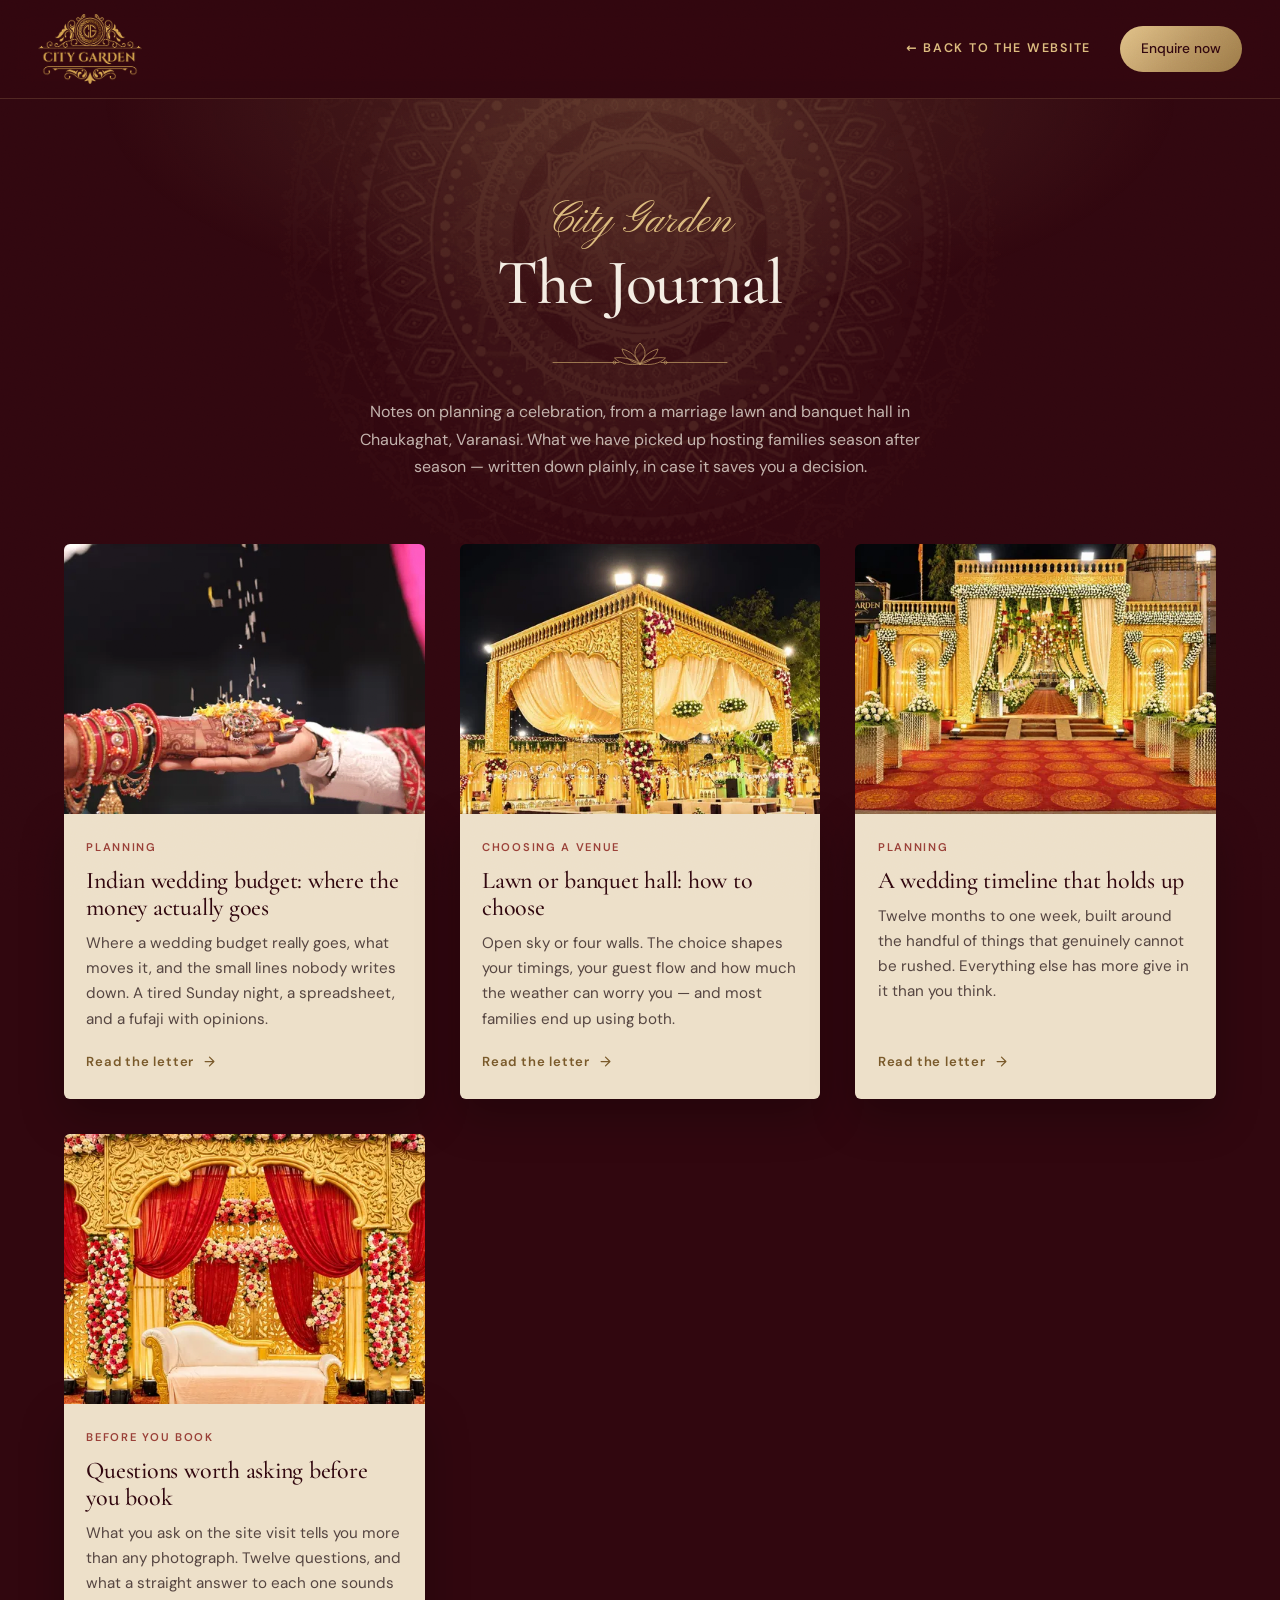
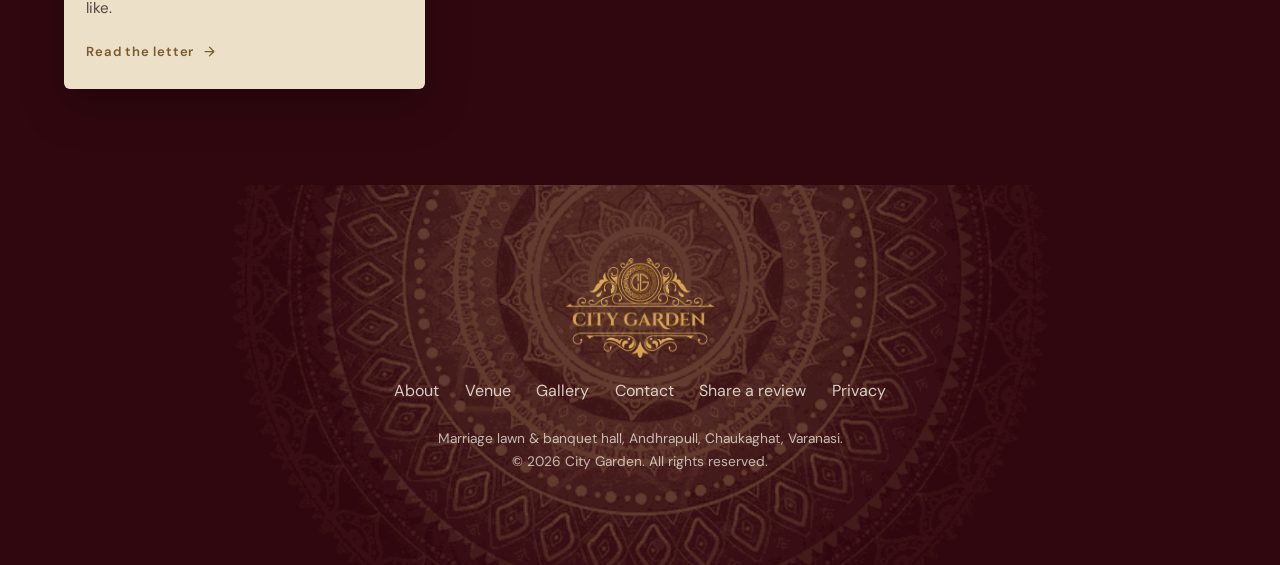
<file: blog/index.html>
<!DOCTYPE html>
<html lang="en-IN">
<head>
<meta charset="utf-8">
<meta name="viewport" content="width=device-width, initial-scale=1, viewport-fit=cover">
<title>The Journal | Wedding Planning Notes from Varanasi | City Garden</title>
<meta name="description" content="Notes on planning a wedding in Varanasi — choosing between a marriage lawn and a banquet hall, timelines, and what to ask a venue before you book.">
<meta name="theme-color" content="#31070F">
<link rel="canonical" href="https://www.citygarden.co.in/blog/">
<meta property="og:title" content="The Journal | Wedding Planning Notes from Varanasi | City Garden">
<meta property="og:description" content="Notes on planning a wedding in Varanasi — choosing between a marriage lawn and a banquet hall, timelines, and what to ask a venue before you book.">
<meta property="og:type" content="website">
<meta property="og:url" content="https://www.citygarden.co.in/blog/">
<meta property="og:site_name" content="City Garden">
<meta property="og:locale" content="en_IN">
<meta property="og:image" content="https://www.citygarden.co.in/images/hero.jpg">
<meta name="twitter:card" content="summary_large_image">
<link rel="icon" href="../images/logo-emblem.png">
<link rel="apple-touch-icon" href="../images/logo-emblem.png">
<link rel="preload" as="font" type="font/woff2" href="../fonts/cormorant-garamond-latin-500-normal.woff2" crossorigin>
<link rel="preload" as="font" type="font/woff2" href="../fonts/dm-sans-latin-400-normal.woff2" crossorigin>
<link rel="preload" as="font" type="font/woff2" href="../fonts/pinyon-script-latin-400-normal.woff2" crossorigin>
<link rel="stylesheet" href="../css/style.css">
<link rel="stylesheet" href="../css/journal.css">
<!-- Reveals and the letter unfold are opt-in: this class is what switches them on, so a
     page whose scripts never run shows its content rather than a blank sheet. -->
<script>document.documentElement.className+=' cg-js'</script>
</head>
<body class="jbody deco" data-theme="dark">
<svg width="0" height="0" style="position:absolute" aria-hidden="true"><symbol id="lotus" viewBox="0 0 240 40"><g fill="none" stroke="currentColor" stroke-width="1" stroke-linecap="round"><path d="M4,30 H92"/><path d="M148,30 H236"/><path d="M120,32 C112,24 110,14 120,4 C130,14 128,24 120,32Z"/><path d="M120,32 C108,30 98,22 96,12 C106,14 116,22 120,32Z"/><path d="M120,32 C132,30 142,22 144,12 C134,14 124,22 120,32Z"/><path d="M120,32 C106,34 94,32 86,24 C98,22 112,26 120,32Z"/><path d="M120,32 C134,34 146,32 154,24 C142,22 128,26 120,32Z"/><circle cx="86" cy="30" r="2"/><circle cx="154" cy="30" r="2"/></g></symbol></svg>
<header class="jnav">
  <a class="jnav-logo" href="../" aria-label="City Garden, home"><img src="../images/logo-nav.png" alt="City Garden" width="260" height="173"></a>
  <div class="jnav-right">
    <a class="jnav-back" href="../">&larr; Back to the website</a>
    <a class="btn btn-gold" href="../#contact"><span>Enquire now</span></a>
  </div>
</header>

<main class="jmain">
  <div class="jhead">
    <div class="mandala jhead-mandala" aria-hidden="true"><i></i><i></i><i></i></div>
    <div class="jhead-in">
      <p class="script">City Garden</p>
      <h1>The Journal</h1>
      <svg class="orn" aria-hidden="true"><use href="#lotus"/></svg>
      <p>Notes on planning a celebration, from a marriage lawn and banquet hall in Chaukaghat, Varanasi. What we have picked up hosting families season after season &mdash; written down plainly, in case it saves you a decision.</p>
    </div>
  </div>

  <div class="jlist">
      <article class="jcard jr" data-delay="0">
        <a href="../blog/indian-wedding-budget/">
          <div class="jcard-media"><picture>
            <source type="image/webp" srcset="../images/blog-budget-m.webp 480w, ../images/blog-budget.webp 760w" sizes="(min-width:1080px) 400px, (min-width:760px) 44vw, 90vw">
            <img src="../images/blog-budget.jpg" srcset="../images/blog-budget-m.jpg 480w, ../images/blog-budget.jpg 760w" sizes="(min-width:1080px) 400px, (min-width:760px) 44vw, 90vw" alt="" width="760" height="570" loading="lazy" decoding="async">
          </picture></div>
          <div class="jcard-body">
            <p class="jcard-meta">Planning</p>
            <h2 class="jcard-title">Indian wedding budget: where the money actually goes</h2>
            <p class="jcard-excerpt">Where a wedding budget really goes, what moves it, and the small lines nobody writes down. A tired Sunday night, a spreadsheet, and a fufaji with opinions.</p>
            <span class="jcard-more">Read the letter <svg width="15" height="15" viewBox="0 0 24 24" fill="none" stroke="currentColor" stroke-width="2" stroke-linecap="round" stroke-linejoin="round" aria-hidden="true"><path d="M5 12h13"/><path d="m12 5 7 7-7 7"/></svg></span>
          </div>
        </a>
      </article>
      <article class="jcard jr" data-delay="110">
        <a href="../blog/lawn-or-banquet-hall/">
          <div class="jcard-media"><picture>
            <source type="image/webp" srcset="../images/blog-lawn-m.webp 480w, ../images/blog-lawn.webp 760w" sizes="(min-width:1080px) 400px, (min-width:760px) 44vw, 90vw">
            <img src="../images/blog-lawn.jpg" srcset="../images/blog-lawn-m.jpg 480w, ../images/blog-lawn.jpg 760w" sizes="(min-width:1080px) 400px, (min-width:760px) 44vw, 90vw" alt="" width="760" height="570" loading="lazy" decoding="async">
          </picture></div>
          <div class="jcard-body">
            <p class="jcard-meta">Choosing a venue</p>
            <h2 class="jcard-title">Lawn or banquet hall: how to choose</h2>
            <p class="jcard-excerpt">Open sky or four walls. The choice shapes your timings, your guest flow and how much the weather can worry you &mdash; and most families end up using both.</p>
            <span class="jcard-more">Read the letter <svg width="15" height="15" viewBox="0 0 24 24" fill="none" stroke="currentColor" stroke-width="2" stroke-linecap="round" stroke-linejoin="round" aria-hidden="true"><path d="M5 12h13"/><path d="m12 5 7 7-7 7"/></svg></span>
          </div>
        </a>
      </article>
      <article class="jcard jr" data-delay="220">
        <a href="../blog/wedding-planning-timeline/">
          <div class="jcard-media"><picture>
            <source type="image/webp" srcset="../images/blog-timeline-m.webp 480w, ../images/blog-timeline.webp 760w" sizes="(min-width:1080px) 400px, (min-width:760px) 44vw, 90vw">
            <img src="../images/blog-timeline.jpg" srcset="../images/blog-timeline-m.jpg 480w, ../images/blog-timeline.jpg 760w" sizes="(min-width:1080px) 400px, (min-width:760px) 44vw, 90vw" alt="" width="760" height="570" loading="lazy" decoding="async">
          </picture></div>
          <div class="jcard-body">
            <p class="jcard-meta">Planning</p>
            <h2 class="jcard-title">A wedding timeline that holds up</h2>
            <p class="jcard-excerpt">Twelve months to one week, built around the handful of things that genuinely cannot be rushed. Everything else has more give in it than you think.</p>
            <span class="jcard-more">Read the letter <svg width="15" height="15" viewBox="0 0 24 24" fill="none" stroke="currentColor" stroke-width="2" stroke-linecap="round" stroke-linejoin="round" aria-hidden="true"><path d="M5 12h13"/><path d="m12 5 7 7-7 7"/></svg></span>
          </div>
        </a>
      </article>
      <article class="jcard jr" data-delay="330">
        <a href="../blog/questions-before-booking-a-venue/">
          <div class="jcard-media"><picture>
            <source type="image/webp" srcset="../images/blog-questions-m.webp 480w, ../images/blog-questions.webp 760w" sizes="(min-width:1080px) 400px, (min-width:760px) 44vw, 90vw">
            <img src="../images/blog-questions.jpg" srcset="../images/blog-questions-m.jpg 480w, ../images/blog-questions.jpg 760w" sizes="(min-width:1080px) 400px, (min-width:760px) 44vw, 90vw" alt="" width="760" height="570" loading="lazy" decoding="async">
          </picture></div>
          <div class="jcard-body">
            <p class="jcard-meta">Before you book</p>
            <h2 class="jcard-title">Questions worth asking before you book</h2>
            <p class="jcard-excerpt">What you ask on the site visit tells you more than any photograph. Twelve questions, and what a straight answer to each one sounds like.</p>
            <span class="jcard-more">Read the letter <svg width="15" height="15" viewBox="0 0 24 24" fill="none" stroke="currentColor" stroke-width="2" stroke-linecap="round" stroke-linejoin="round" aria-hidden="true"><path d="M5 12h13"/><path d="m12 5 7 7-7 7"/></svg></span>
          </div>
        </a>
      </article>
  </div>
</main>

<footer class="jfoot">
  <div class="mandala jfoot-mandala" aria-hidden="true"><i></i><i></i><i></i></div>
  <div class="wrap jfoot-in">
    <img src="../images/logo.png" alt="City Garden" width="760" height="506" loading="lazy">
    <nav class="footer-links" aria-label="Footer"><a href="../#about">About</a><a href="../#venue">Venue</a><a href="../#gallery">Gallery</a><a href="../#contact">Contact</a><a href="../review/">Share a review</a><a href="../privacy/">Privacy</a></nav>
    <p class="small">Marriage lawn &amp; banquet hall, Andhrapull, Chaukaghat, Varanasi.<br>&copy; <span id="y">2026</span> City Garden. All rights reserved.</p>
  </div>
</footer>
<script>
(function(){
  var d=document,b=d.body;

  /* Reading line along the top. rAF-throttled so scrolling stays cheap. */
  var bar=d.getElementById('prog'),q=0;
  if(bar)addEventListener('scroll',function(){
    if(q)return;
    q=requestAnimationFrame(function(){
      q=0;var m=d.documentElement.scrollHeight-innerHeight;
      bar.style.transform='scaleX('+(m>0?Math.min(1,scrollY/m):0)+')';
    });
  },{passive:true});

  /* Scroll reveals. Same idea as the home page, kept small because these pages
     deliberately do not load js/main.js. */
  var els=[].slice.call(d.querySelectorAll('.jr'));
  if(els.length){
    if('IntersectionObserver' in window){
      var io=new IntersectionObserver(function(es){
        es.forEach(function(e){
          if(!e.isIntersecting)return;
          var el=e.target;
          setTimeout(function(){el.classList.add('in')},+(el.getAttribute('data-delay')||0));
          io.unobserve(el);
        });
      },{rootMargin:'0px 0px -12% 0px'});
      els.forEach(function(e){io.observe(e)});
    }else{
      els.forEach(function(e){e.classList.add('in')});
    }
  }

  /* The letter. Two independent triggers, because a letter that never unfolds is
     a page with no words on it. */
  var L=d.querySelector('.letter');
  if(L){
    var open=function(){
      if(b.classList.contains('unfold'))return;
      b.classList.add('unfold');
      setTimeout(function(){L.classList.add('flat')},2200);
    };
    /* Held closed for a beat so the sealed letter is actually seen, then opened.
       The second timer is a backstop: a letter that never unfolds is a page
       with no words on it. */
    setTimeout(open,620);
    setTimeout(open,1600);
  }

  var y=d.getElementById('y');if(y)y.textContent=new Date().getFullYear();
})();
</script>
</body>
</html>
</file>
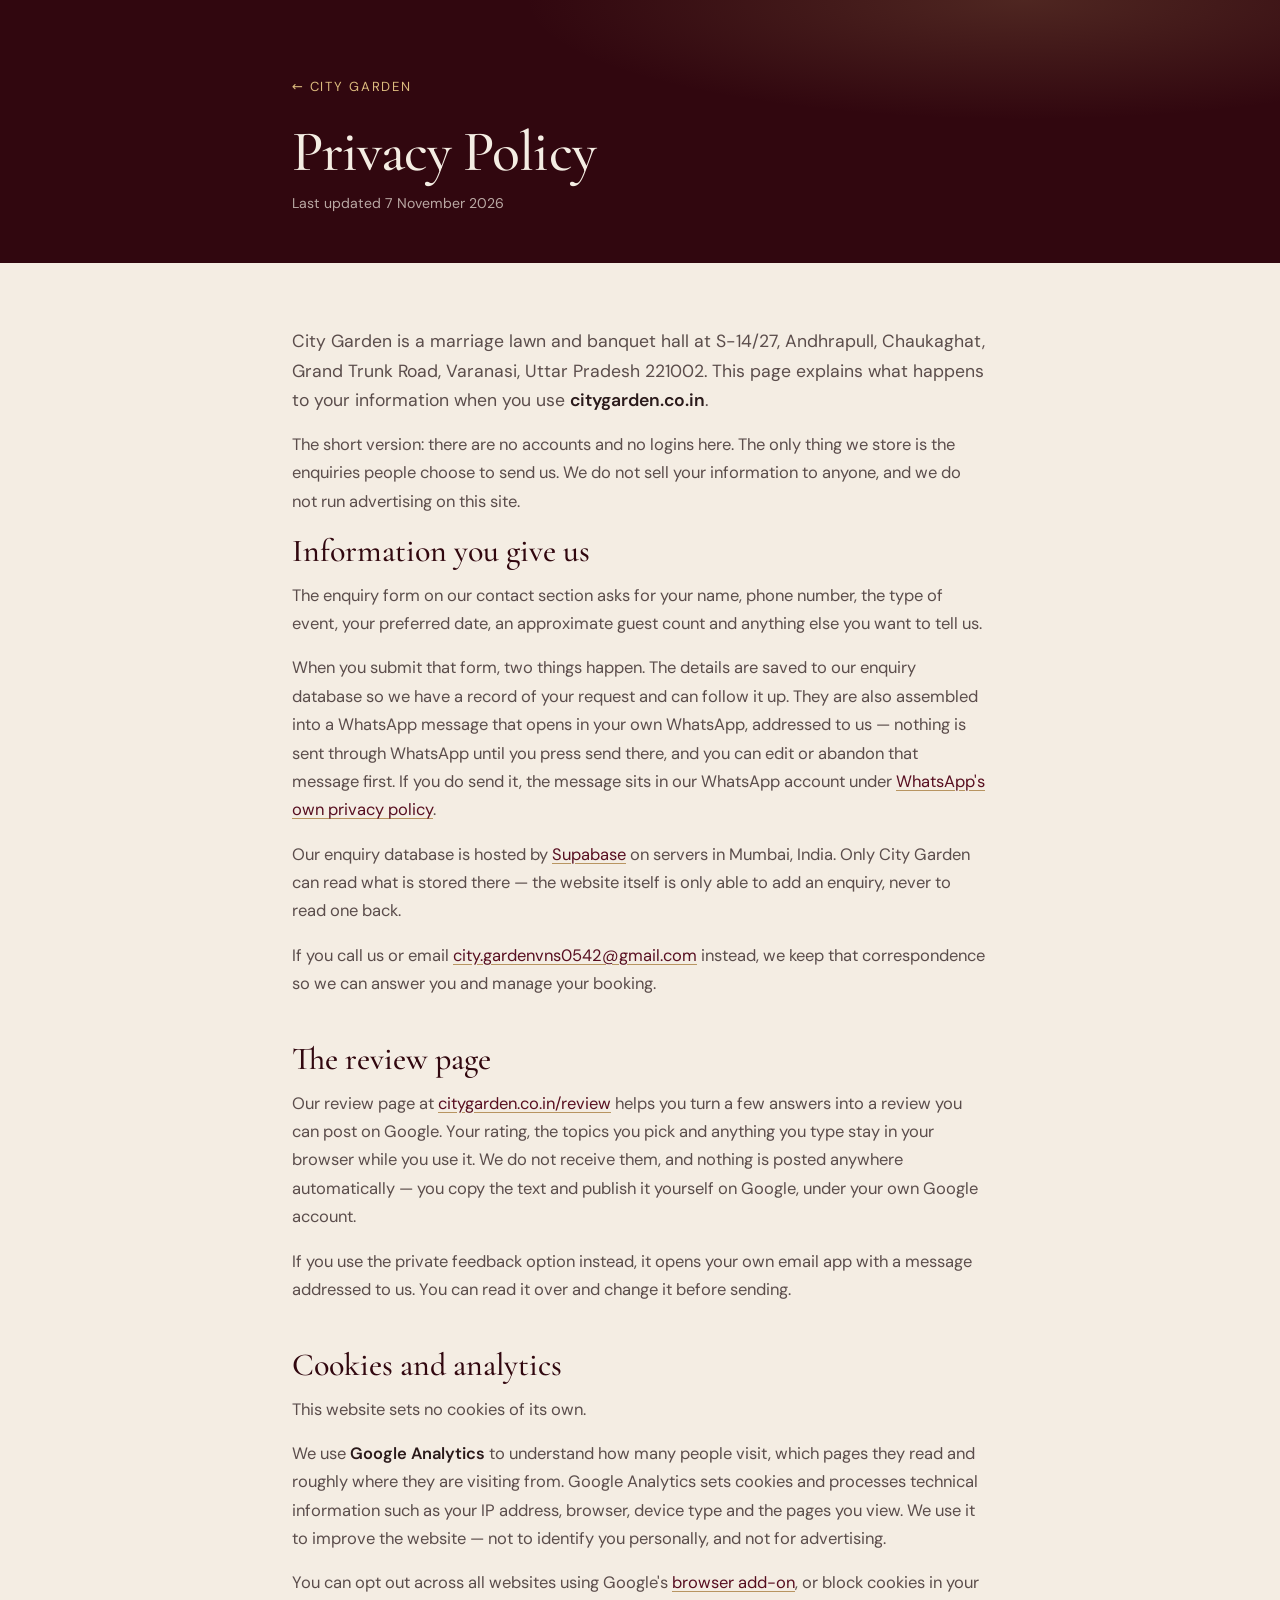
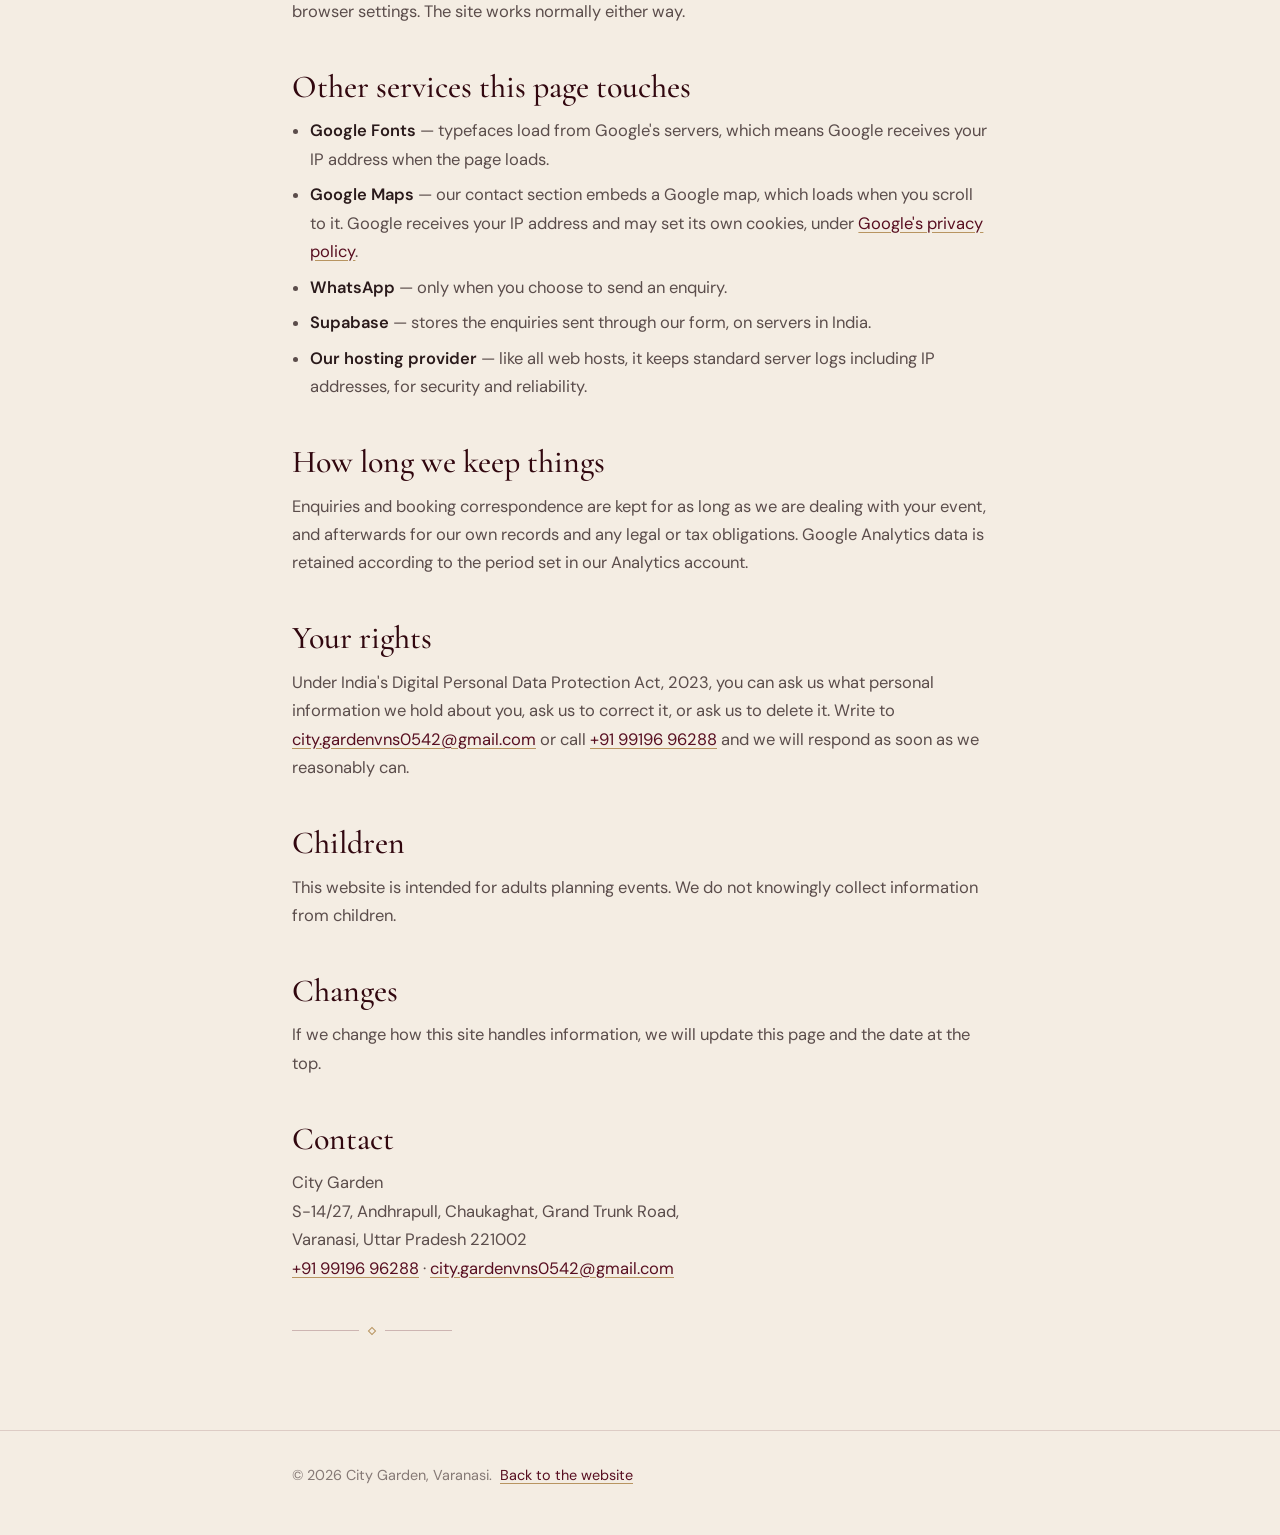
<file: privacy/index.html>
<!DOCTYPE html>
<html lang="en-IN">
<head>
<meta charset="utf-8">
<meta name="viewport" content="width=device-width, initial-scale=1, viewport-fit=cover">
<meta name="theme-color" content="#F4EDE3">
<title>Privacy Policy | City Garden, Varanasi</title>
<meta name="description" content="How City Garden, Varanasi handles enquiries, cookies and analytics on citygarden.co.in.">
<link rel="canonical" href="https://www.citygarden.co.in/privacy/">
<meta name="robots" content="index, follow">
<link rel="icon" href="../images/logo-emblem.png">
<style>
/* Self-hosted, same as the main page: no third-party request, no font swap. */
@font-face{font-family:'Cormorant Garamond';font-style:normal;font-weight:400;font-display:swap;src:url(../fonts/cormorant-garamond-latin-400-normal.woff2) format('woff2')}
@font-face{font-family:'Cormorant Garamond';font-style:normal;font-weight:500;font-display:swap;src:url(../fonts/cormorant-garamond-latin-500-normal.woff2) format('woff2')}
@font-face{font-family:'Cormorant Garamond';font-style:normal;font-weight:600;font-display:swap;src:url(../fonts/cormorant-garamond-latin-600-normal.woff2) format('woff2')}
@font-face{font-family:'DM Sans';font-style:normal;font-weight:400;font-display:swap;src:url(../fonts/dm-sans-latin-400-normal.woff2) format('woff2')}
@font-face{font-family:'DM Sans';font-style:normal;font-weight:500;font-display:swap;src:url(../fonts/dm-sans-latin-500-normal.woff2) format('woff2')}
@font-face{font-family:'DM Sans';font-style:normal;font-weight:600;font-display:swap;src:url(../fonts/dm-sans-latin-600-normal.woff2) format('woff2')}
</style>
<style>
:root{
  --burg:#31070F;--wine:#570E20;--ivory:#F4EDE3;--parch:#EDE0C9;--paper:#FFFDFA;
  --gold:#B89561;--gold-lt:#DCBB7E;--gold-dk:#8E6A3A;
  --ink:#2A1A1B;--muted:rgba(42,26,27,.76);--faint:rgba(42,26,27,.55);
  --line:rgba(87,14,32,.15);
  --serif:"Cormorant Garamond",Georgia,"Times New Roman",serif;
  --sans:"DM Sans",system-ui,-apple-system,"Segoe UI",sans-serif;
  --ease:cubic-bezier(.22,.8,.2,1);
}
*{box-sizing:border-box}
html{scroll-behavior:smooth}
body{margin:0;background:var(--ivory);color:var(--ink);font-family:var(--sans);font-size:16.5px;line-height:1.72;-webkit-font-smoothing:antialiased}
.wrap{max-width:760px;margin:0 auto;padding:0 clamp(1.25rem,5vw,2rem)}
header.top{background:var(--burg);color:var(--ivory);padding:clamp(2.5rem,7vw,4.5rem) 0 clamp(2rem,5vw,3rem);position:relative;overflow:hidden}
header.top::after{content:"";position:absolute;inset:0;pointer-events:none;background:radial-gradient(60% 70% at 80% 0%,rgba(184,149,97,.22),transparent 65%)}
.home{display:inline-flex;align-items:center;gap:.5rem;color:var(--gold-lt);text-decoration:none;font-size:.82rem;letter-spacing:.14em;text-transform:uppercase;margin-bottom:1.4rem}
.home:hover{color:#fff}
h1{font-family:var(--serif);font-weight:500;font-size:clamp(2.4rem,7vw,3.6rem);line-height:1.08;margin:0 0 .5rem;letter-spacing:-.015em}
.updated{color:rgba(244,237,227,.7);font-size:.88rem;margin:0}
main{padding:clamp(2.5rem,6vw,4rem) 0 clamp(3.5rem,8vw,6rem)}
h2{font-family:var(--serif);font-weight:500;font-size:clamp(1.5rem,3.6vw,2rem);line-height:1.2;margin:2.6rem 0 .7rem;color:var(--burg)}
h2:first-of-type{margin-top:0}
p,li{color:var(--muted)}
p{margin:0 0 1rem}
ul{margin:0 0 1rem;padding-left:1.15rem}
li{margin-bottom:.45rem}
a{color:var(--wine);text-underline-offset:3px;text-decoration-color:var(--gold)}
strong{color:var(--ink);font-weight:600}
.lede{font-size:1.1rem;line-height:1.66}
.callout{background:var(--paper);border:1px solid var(--line);border-left:3px solid var(--gold);border-radius:0 12px 12px 0;padding:1.1rem 1.3rem;margin:1.6rem 0;font-size:.95rem}
.callout p:last-child{margin-bottom:0}
.orn{display:flex;align-items:center;gap:10px;max-width:160px;margin:2.8rem 0 0}
.orn::before,.orn::after{content:"";height:1px;background:rgba(87,14,32,.25);flex:1}
.orn i{width:6px;height:6px;border:1px solid var(--gold);transform:rotate(45deg)}
footer.btm{border-top:1px solid var(--line);padding:2rem 0 3rem;font-size:.9rem;color:var(--faint)}
footer.btm a{color:var(--wine)}
</style>
</head>
<body>

<header class="top">
  <div class="wrap">
    <a class="home" href="../">&larr; City Garden</a>
    <h1>Privacy Policy</h1>
    <p class="updated">Last updated 7 November 2026</p>
  </div>
</header>

<main>
<div class="wrap">

<p class="lede">City Garden is a marriage lawn and banquet hall at S-14/27, Andhrapull, Chaukaghat, Grand Trunk Road, Varanasi, Uttar Pradesh 221002. This page explains what happens to your information when you use <strong>citygarden.co.in</strong>.</p>

<p>The short version: there are no accounts and no logins here. The only thing we store is the enquiries people choose to send us. We do not sell your information to anyone, and we do not run advertising on this site.</p>

<h2>Information you give us</h2>
<p>The enquiry form on our contact section asks for your name, phone number, the type of event, your preferred date, an approximate guest count and anything else you want to tell us.</p>
<p>When you submit that form, two things happen. The details are saved to our enquiry database so we have a record of your request and can follow it up. They are also assembled into a WhatsApp message that opens in your own WhatsApp, addressed to us — nothing is sent through WhatsApp until you press send there, and you can edit or abandon that message first. If you do send it, the message sits in our WhatsApp account under <a href="https://www.whatsapp.com/legal/privacy-policy" target="_blank" rel="noopener">WhatsApp's own privacy policy</a>.</p>
<p>Our enquiry database is hosted by <a href="https://supabase.com/privacy" target="_blank" rel="noopener">Supabase</a> on servers in Mumbai, India. Only City Garden can read what is stored there — the website itself is only able to add an enquiry, never to read one back.</p>
<p>If you call us or email <a href="mailto:city.gardenvns0542@gmail.com">city.gardenvns0542@gmail.com</a> instead, we keep that correspondence so we can answer you and manage your booking.</p>

<h2>The review page</h2>
<p>Our review page at <a href="../review/">citygarden.co.in/review</a> helps you turn a few answers into a review you can post on Google. Your rating, the topics you pick and anything you type stay in your browser while you use it. We do not receive them, and nothing is posted anywhere automatically — you copy the text and publish it yourself on Google, under your own Google account.</p>
<p>If you use the private feedback option instead, it opens your own email app with a message addressed to us. You can read it over and change it before sending.</p>

<h2>Cookies and analytics</h2>
<p>This website sets no cookies of its own.</p>
<p>We use <strong>Google Analytics</strong> to understand how many people visit, which pages they read and roughly where they are visiting from. Google Analytics sets cookies and processes technical information such as your IP address, browser, device type and the pages you view. We use it to improve the website — not to identify you personally, and not for advertising.</p>
<p>You can opt out across all websites using Google's <a href="https://tools.google.com/dlpage/gaoptout" target="_blank" rel="noopener">browser add-on</a>, or block cookies in your browser settings. The site works normally either way.</p>

<h2>Other services this page touches</h2>
<ul>
  <li><strong>Google Fonts</strong> — typefaces load from Google's servers, which means Google receives your IP address when the page loads.</li>
  <li><strong>Google Maps</strong> — our contact section embeds a Google map, which loads when you scroll to it. Google receives your IP address and may set its own cookies, under <a href="https://policies.google.com/privacy" target="_blank" rel="noopener">Google's privacy policy</a>.</li>
  <li><strong>WhatsApp</strong> — only when you choose to send an enquiry.</li>
  <li><strong>Supabase</strong> — stores the enquiries sent through our form, on servers in India.</li>
  <li><strong>Our hosting provider</strong> — like all web hosts, it keeps standard server logs including IP addresses, for security and reliability.</li>
</ul>

<h2>How long we keep things</h2>
<p>Enquiries and booking correspondence are kept for as long as we are dealing with your event, and afterwards for our own records and any legal or tax obligations. Google Analytics data is retained according to the period set in our Analytics account.</p>

<h2>Your rights</h2>
<p>Under India's Digital Personal Data Protection Act, 2023, you can ask us what personal information we hold about you, ask us to correct it, or ask us to delete it. Write to <a href="mailto:city.gardenvns0542@gmail.com">city.gardenvns0542@gmail.com</a> or call <a href="tel:+919919696288">+91 99196 96288</a> and we will respond as soon as we reasonably can.</p>

<h2>Children</h2>
<p>This website is intended for adults planning events. We do not knowingly collect information from children.</p>

<h2>Changes</h2>
<p>If we change how this site handles information, we will update this page and the date at the top.</p>

<h2>Contact</h2>
<p>
  City Garden<br>
  S-14/27, Andhrapull, Chaukaghat, Grand Trunk Road,<br>
  Varanasi, Uttar Pradesh 221002<br>
  <a href="tel:+919919696288">+91 99196 96288</a> &middot; <a href="mailto:city.gardenvns0542@gmail.com">city.gardenvns0542@gmail.com</a>
</p>

<div class="orn"><i></i></div>

</div>
</main>

<footer class="btm">
  <div class="wrap">
    &copy; <span id="y">2026</span> City Garden, Varanasi. &nbsp;<a href="../">Back to the website</a>
  </div>
</footer>

<script>document.getElementById('y').textContent=new Date().getFullYear();</script>
</body>
</html>
</file>
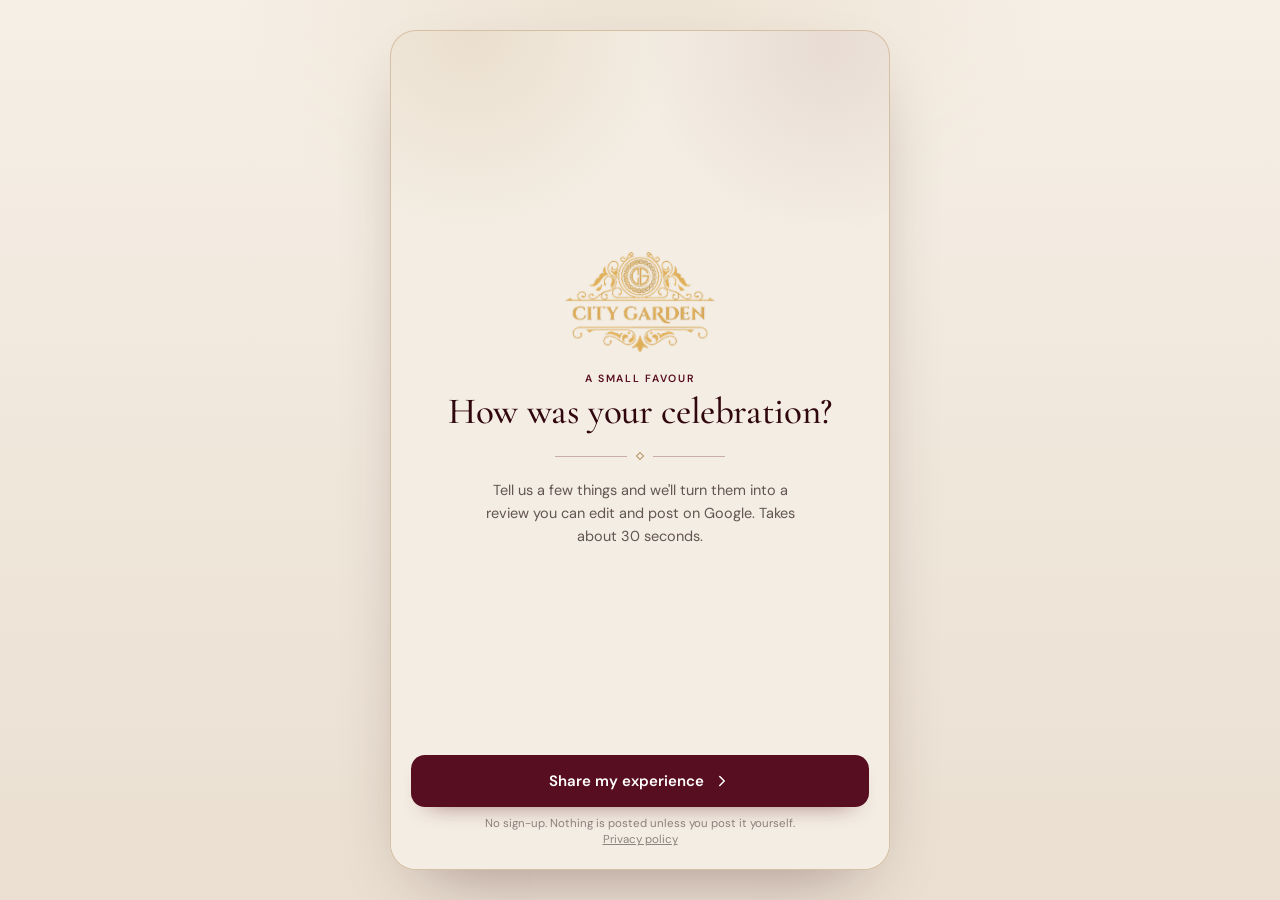
<file: review/index.html>
<!DOCTYPE html>
<html lang="en-IN">
<head>
<meta charset="utf-8">
<meta name="viewport" content="width=device-width, initial-scale=1, viewport-fit=cover">
<meta name="theme-color" content="#F4EDE3">
<title>Share your experience | City Garden, Varanasi</title>
<meta name="description" content="Tell us how your celebration at City Garden went. We'll turn your notes into a review draft you can edit and post yourself.">
<!-- Utility page reached by QR code at the venue: useful to visitors, but thin for search,
     so it stays out of the index and out of sitemap.xml. The footer link is still followed. -->
<meta name="robots" content="noindex, follow">
<link rel="icon" href="../images/logo-emblem.png">
<style>
/* Self-hosted, same as the main page: no third-party request, no font swap. */
@font-face{font-family:'Cormorant Garamond';font-style:normal;font-weight:400;font-display:swap;src:url(../fonts/cormorant-garamond-latin-400-normal.woff2) format('woff2')}
@font-face{font-family:'Cormorant Garamond';font-style:normal;font-weight:500;font-display:swap;src:url(../fonts/cormorant-garamond-latin-500-normal.woff2) format('woff2')}
@font-face{font-family:'Cormorant Garamond';font-style:normal;font-weight:600;font-display:swap;src:url(../fonts/cormorant-garamond-latin-600-normal.woff2) format('woff2')}
@font-face{font-family:'DM Sans';font-style:normal;font-weight:400;font-display:swap;src:url(../fonts/dm-sans-latin-400-normal.woff2) format('woff2')}
@font-face{font-family:'DM Sans';font-style:normal;font-weight:500;font-display:swap;src:url(../fonts/dm-sans-latin-500-normal.woff2) format('woff2')}
@font-face{font-family:'DM Sans';font-style:normal;font-weight:600;font-display:swap;src:url(../fonts/dm-sans-latin-600-normal.woff2) format('woff2')}
</style>
<style>
:root{
  --burg:#31070F; --wine:#570E20; --ivory:#F4EDE3; --parch:#EDE0C9; --paper:#FFFDFA;
  --gold:#B89561; --gold-lt:#DCBB7E; --gold-dk:#8E6A3A; --gold-soft:#F6EDDC;
  --ink:#2A1A1B; --muted:rgba(42,26,27,.72); --faint:rgba(42,26,27,.5);
  --line:rgba(87,14,32,.15); --line-2:rgba(87,14,32,.28);
  --green:#315044; --green-soft:#EDF3EF;
  --serif:"Cormorant Garamond",Georgia,"Times New Roman",serif;
  --sans:"DM Sans",system-ui,-apple-system,"Segoe UI",sans-serif;
  --ease:cubic-bezier(.22,.8,.2,1);
  --sh-sm:0 1px 2px rgba(42,26,27,.05);
  --sh-md:0 14px 36px -26px rgba(49,7,15,.4),0 2px 7px rgba(42,26,27,.05);
  --sh-lg:0 28px 70px -34px rgba(49,7,15,.45);
}
*{box-sizing:border-box;-webkit-tap-highlight-color:transparent}
html,body{margin:0;min-height:100%;overflow-x:hidden}
body{
  background:radial-gradient(circle at 50% -10%,rgba(184,149,97,.16),transparent 36%),
             linear-gradient(180deg,#F6EFE6 0%,#EADFD1 100%);
  color:var(--ink);font-family:var(--sans);font-size:16px;min-height:100dvh;
  -webkit-font-smoothing:antialiased;display:flex;justify-content:center;
}
button,textarea,input{font:inherit}
button{touch-action:manipulation}
.serif{font-family:var(--serif)}
.shell{width:100%;max-width:500px;min-height:100dvh;background:var(--ivory);position:relative;overflow:hidden;display:flex;flex-direction:column}
.shell::before{content:"";position:absolute;inset:0 0 auto;height:200px;pointer-events:none;
  background:radial-gradient(circle at 16% 0%,rgba(184,149,97,.16),transparent 44%),
             radial-gradient(circle at 88% 8%,rgba(87,14,32,.08),transparent 40%)}
@media(min-width:560px){
  body{padding:30px 16px;align-items:flex-start}
  .shell{min-height:min(880px,calc(100dvh - 60px));border:1px solid rgba(184,149,97,.5);border-radius:26px;box-shadow:var(--sh-lg)}
}
/* Brand */
.brandbar{position:relative;z-index:2;display:flex;align-items:center;gap:12px;padding:16px 20px 10px}
.brand-logo{display:block;width:62px;height:auto;flex:none}
.brand-name{font-family:var(--serif);font-size:19px;font-weight:500;line-height:1.1;letter-spacing:.01em;color:var(--burg)}
.brand-loc{font-size:10px;color:var(--faint);text-transform:uppercase;letter-spacing:.14em;margin-top:3px}
.backbtn{margin-left:auto;width:38px;height:38px;border-radius:50%;border:1px solid var(--line);background:rgba(255,253,250,.75);color:var(--muted);display:grid;place-items:center;cursor:pointer;transition:.18s var(--ease)}
.backbtn:hover{border-color:var(--line-2);color:var(--ink)}
/* Progress */
.progress{position:relative;z-index:2;display:grid;grid-template-columns:repeat(4,1fr);gap:7px;padding:2px 20px 4px}
.progress span{height:3px;border-radius:99px;background:rgba(87,14,32,.12)}
.progress span.on{background:linear-gradient(90deg,var(--wine),var(--gold))}
.progress-meta{padding:3px 20px 0;color:var(--faint);font-size:11px;letter-spacing:.05em;display:flex;justify-content:flex-end}
/* Layout */
.main{position:relative;z-index:1;flex:1;padding:16px 20px 22px;display:flex;flex-direction:column}
.foot{position:relative;z-index:2;padding:0 20px calc(20px + env(safe-area-inset-bottom));background:linear-gradient(180deg,rgba(244,237,227,0),var(--ivory) 26%)}
.kicker{color:var(--wine);font-size:10.5px;text-transform:uppercase;letter-spacing:.16em;font-weight:600;margin-bottom:6px}
h1{font-family:var(--serif);font-size:32px;font-weight:500;line-height:1.14;letter-spacing:-.01em;margin:4px 0 9px;color:var(--burg)}
.sub{color:var(--muted);font-size:14.5px;line-height:1.56;margin:0 0 20px}
.note{display:flex;gap:9px;align-items:flex-start;background:rgba(255,253,250,.72);border:1px solid var(--line);border-radius:13px;padding:11px 12px;color:var(--muted);font-size:12.5px;line-height:1.45;margin-top:16px}
.note svg{color:var(--gold-dk);flex:none;margin-top:1px}
/* Ornament */
.orn{display:flex;align-items:center;gap:10px;max-width:170px;margin:20px auto}
.orn::before,.orn::after{content:"";height:1px;background:var(--line-2);flex:1}
.orn i{width:6px;height:6px;border:1px solid var(--gold);transform:rotate(45deg)}
/* Welcome */
.welcome{justify-content:center;text-align:center;padding-top:36px}
.welcome img{width:150px;height:auto;margin:0 auto 20px;display:block}
.welcome h1{font-size:37px;margin-bottom:6px}
.welcome .sub{max-width:330px;margin:0 auto}
/* Experience */
.exp-list{display:grid;gap:9px}
.exp{width:100%;min-height:62px;border:1px solid var(--line);border-radius:16px;background:rgba(255,253,250,.94);display:flex;align-items:center;gap:13px;padding:13px 14px;cursor:pointer;color:var(--ink);box-shadow:var(--sh-sm);text-align:left;transition:.16s var(--ease)}
.exp:hover{border-color:var(--line-2)}
.exp:active{transform:scale(.988)}
.exp.sel{border-color:var(--gold);box-shadow:0 0 0 3px var(--gold-soft)}
.exp-emoji{font-size:23px;width:29px;text-align:center}
.exp-copy{display:flex;flex-direction:column;gap:3px}
.exp-title{font-weight:600;font-size:15px}
.exp-stars{display:flex;gap:2px;color:var(--gold);height:12px}
.exp-arrow{margin-left:auto;color:rgba(42,26,27,.3)}
/* Chips */
.chips{display:flex;flex-wrap:wrap;gap:9px}
.chip{border:1px solid var(--line);background:rgba(255,253,250,.94);color:var(--ink);border-radius:999px;padding:11px 14px;display:inline-flex;align-items:center;gap:7px;font-size:14px;cursor:pointer;transition:.15s var(--ease);box-shadow:var(--sh-sm)}
.chip:active{transform:scale(.97)}
.chip.on{border-color:var(--gold);background:var(--gold-soft);color:#3A2B1C}
.chip-ico{display:grid;place-items:center;width:17px}
.count{font-size:12px;color:var(--faint);margin-top:13px}
/* Textarea */
.ta{width:100%;min-height:142px;border:1px solid var(--line);border-radius:16px;background:var(--paper);padding:15px 16px;color:var(--ink);font-size:15.5px;line-height:1.56;resize:vertical;box-shadow:var(--sh-sm)}
.ta:focus{outline:none;border-color:var(--gold);box-shadow:0 0 0 3px var(--gold-soft)}
.ta::placeholder{color:rgba(42,26,27,.42)}
.mic{margin-top:11px;border:1px dashed var(--line-2);border-radius:999px;background:transparent;color:var(--muted);padding:10px 14px;display:inline-flex;align-items:center;gap:8px;font-size:13.5px;cursor:pointer}
.mic.rec{border-style:solid;border-color:var(--wine);color:var(--wine);animation:pulse 1.4s infinite}
@keyframes pulse{50%{opacity:.55}}
/* Buttons */
.btn{width:100%;min-height:52px;border-radius:14px;border:1px solid transparent;padding:13px 16px;display:flex;align-items:center;justify-content:center;gap:9px;font-weight:600;font-size:15px;cursor:pointer;text-decoration:none;transition:.15s var(--ease)}
.btn:active{transform:scale(.99)}
.btn-primary{background:var(--wine);color:#fff;box-shadow:0 12px 24px -18px rgba(83,16,26,.85)}
.btn-primary:hover{background:var(--burg)}
.btn-primary:disabled{opacity:.35;box-shadow:none;cursor:not-allowed}
.btn-gold{background:linear-gradient(135deg,#E2C389,#B89561 55%,#9C7A47);color:var(--burg);border-color:#A98449;box-shadow:0 12px 26px -18px rgba(82,57,20,.8)}
.btn-ghost{background:rgba(255,253,250,.75);border-color:var(--line);color:var(--ink)}
.btn-ghost:hover{border-color:var(--line-2)}
.btn-link{background:none;border:0;color:var(--muted);font-size:12.5px;text-decoration:underline;text-underline-offset:3px;cursor:pointer;padding:10px;width:100%}
.btn-row{display:flex;gap:9px}.btn-row .btn{flex:1}
.hint{text-align:center;color:var(--faint);font-size:11.5px;line-height:1.45;margin-top:9px}
/* Generating */
.gen{flex:1;display:flex;flex-direction:column;align-items:center;justify-content:center;text-align:center;gap:20px}
.ring{width:56px;height:56px;border-radius:50%;border:1.5px solid var(--line-2);border-top-color:var(--wine);border-right-color:var(--gold);animation:spin 1s linear infinite}
@keyframes spin{to{transform:rotate(360deg)}}
.gen-title{font-family:var(--serif);font-size:22px;font-weight:500}
.gen-sub{color:var(--muted);font-size:13px;margin-top:6px}
.shim{height:8px;border-radius:99px;background:linear-gradient(90deg,var(--line),var(--gold-soft),var(--line));background-size:240% 100%;animation:sh 1.3s linear infinite;margin:10px auto 0;width:200px}
.shim.sm{width:145px;margin-top:7px}
@keyframes sh{to{background-position:-120% 0}}
/* Review card */
.card{background:var(--paper);border:1px solid var(--line);border-radius:20px;padding:18px;box-shadow:var(--sh-md)}
.card-top{display:flex;align-items:center;justify-content:space-between;gap:10px;margin-bottom:12px}
.stars{display:flex;gap:3px;color:var(--gold)}
.stars svg.off{opacity:.2}
.badge{font-size:10px;text-transform:uppercase;letter-spacing:.11em;color:var(--faint);border:1px solid var(--line);border-radius:999px;padding:5px 9px}
.review-text{font-family:var(--serif);font-size:18.5px;line-height:1.56;white-space:pre-wrap;color:#2D2322}
.review-edit{min-height:200px;background:#FFFEFC;box-shadow:none;font-family:var(--sans);font-size:15.5px}
.card-meta{display:flex;justify-content:space-between;color:var(--faint);font-size:11px;margin-top:13px}
.tone-wrap{margin-top:16px}
.eyebrow{font-size:10.5px;letter-spacing:.14em;text-transform:uppercase;color:var(--faint);margin-bottom:8px}
.tones{display:flex;padding:3px;border-radius:999px;border:1px solid var(--line);background:var(--parch);width:max-content;max-width:100%}
.tone{border:0;background:transparent;color:var(--muted);border-radius:999px;padding:7px 13px;cursor:pointer;font-size:12.5px;white-space:nowrap}
.tone.on{background:var(--paper);color:var(--ink);box-shadow:var(--sh-sm);font-weight:600}
/* Share */
.ok{display:flex;align-items:center;gap:8px;padding:11px 12px;border-radius:13px;background:var(--green-soft);color:var(--green);font-size:12.5px;border:1px solid #D9E6DE;margin-top:12px}
.spacer{flex:1;min-height:20px}
.priv{border:1px solid var(--line);border-radius:16px;background:rgba(255,253,250,.72);padding:13px 14px;color:var(--muted);font-size:12.5px;line-height:1.5;margin-top:14px}
/* Success */
.success{justify-content:center;text-align:center}
.tick{width:68px;height:68px;border-radius:50%;background:var(--gold-soft);color:var(--gold-dk);display:grid;place-items:center;margin:0 auto 20px;border:1px solid #E9D6B6}
.success h1{font-size:34px}
.success .sub{max-width:330px;margin:0 auto}
.toast{position:fixed;left:50%;bottom:calc(24px + env(safe-area-inset-bottom));transform:translateX(-50%);background:var(--burg);color:#F4EDE3;padding:11px 16px;border-radius:999px;font-size:12.5px;box-shadow:var(--sh-lg);z-index:20;white-space:nowrap;max-width:calc(100vw - 32px);overflow:hidden;text-overflow:ellipsis}
.fade{animation:fade .34s var(--ease) both}
@keyframes fade{from{opacity:0;transform:translateY(8px)}to{opacity:1;transform:none}}
@media(prefers-reduced-motion:reduce){*{animation:none!important;transition:none!important}}
</style>
</head>
<body>
<div class="shell" id="shell"></div>

<script>
(() => {
'use strict';

/* ============================================================
   City Garden — review helper
   Collects the guest's own rating, topics and words, drafts a
   review from THEM, and hands it to Google for them to post.
   Nothing is ever posted automatically, and every rating takes
   the same route to Google.
   ============================================================ */

const BUSINESS = {
  name: "City Garden",
  email: "city.gardenvns0542@gmail.com",
  // Google Business Profile "write a review" link for City Garden.
  googleReviewUrl: "https://search.google.com/local/writereview?placeid=ChIJe-r5UXUujjkRx3mUWUfEExk",
  // OPTIONAL: URL of your own small server endpoint that calls an AI model.
  // Leave it "" and the page drafts locally (instant, free, no key needed).
  // See ai-worker.example.js in this folder. Never put an API key in this file —
  // it is public, and anyone could read it straight out of the page source.
  aiEndpoint: ""
};

const S = { WELCOME:0, EXPERIENCE:1, TOPICS:2, DETAILS:3, GENERATING:4, REVIEW:5, SHARE:6, PRIVATE:7, SUCCESS:8 };

const EXPERIENCES = [
  { id:"excellent", emoji:"😍", label:"Excellent",       stars:5 },
  { id:"verygood",  emoji:"😊", label:"Very good",       stars:4 },
  { id:"okay",      emoji:"🙂", label:"It was okay",     stars:3 },
  { id:"notgreat",  emoji:"😕", label:"Could be better", stars:2 },
  { id:"poor",      emoji:"🙁", label:"Poor",            stars:1 }
];

const TOPICS = [
  { id:"decor",       emoji:"✨",  label:"Décor & lighting",     keys:["decor","décor","decoration","lighting","lights","stage","flower"] },
  { id:"food",        emoji:"🍽️", label:"Food & catering",       keys:["food","catering","menu","dinner","meal","khana"] },
  { id:"space",       emoji:"🌿",  label:"The lawn & banquet hall", keys:["space","lawn","garden","hall","ground","spacious"] },
  { id:"staff",       emoji:"🤝",  label:"Staff & coordination",  keys:["staff","team","manager","service","coordination","helpful"] },
  { id:"parking",     emoji:"🅿️", label:"Parking",               keys:["parking","car","vehicle","valet"] },
  { id:"location",    emoji:"📍",  label:"Location & access",     keys:["location","road","traffic","station","reach","access"] },
  { id:"cleanliness", emoji:"🧹",  label:"Cleanliness",           keys:["clean","hygiene","maintained","tidy"] },
  { id:"value",       emoji:"₹",   label:"Value for money",       keys:["price","pricing","value","budget","cost","rate"] },
  { id:"other",       emoji:"💬",  label:"Something else",        keys:[] }
];

/* ---- Clause banks. Fragments, not sentences, so they can be combined. ---- */
const CLAUSES = {
  decor: {
    pos:["the décor and lighting looked beautiful","the stage decoration was done really well","the lighting gave the whole evening a warm feel","the flowers and drapes were lovely","the decoration was exactly what we had pictured"],
    mid:["the décor was decent","the decoration was fine, though it could go a step further","the stage setup worked well enough"],
    neg:["the décor and lighting could have been handled better","the decoration did not match what we had discussed","the stage and lighting needed more attention"]
  },
  food: {
    pos:["the food was good and the catering ran smoothly","guests were happy with the food","the catering was well managed through the evening","the menu was handled nicely"],
    mid:["the food was okay","the catering was a mixed experience","the food service was acceptable"],
    neg:["the food and catering could be much better","the catering fell short for us","the food service did not go as planned"]
  },
  space: {
    pos:["the lawn is genuinely spacious","there was plenty of room for all our guests","the open lawn suited our gathering well","the lawn and hall together gave us enough space"],
    mid:["the space was adequate for our function","the layout was manageable","the lawn worked, though it felt tight at peak time"],
    neg:["the space did not work as well as we expected","guest movement became difficult in places","the layout could be planned better"]
  },
  staff: {
    pos:["the staff were helpful throughout","the team cooperated with us at every step","coordination on the day was smooth","the team was responsive whenever we needed something"],
    mid:["the staff were generally okay","coordination was acceptable","the team managed, though a little more attention would help"],
    neg:["coordination could have been much better","we had to follow up repeatedly on small things","the service on the day needs improvement"]
  },
  parking: {
    pos:["parking was convenient for our guests","there was enough parking space","arrival and parking were easy to manage"],
    mid:["parking was manageable","the parking worked, though it could be smoother"],
    neg:["parking was not well organised","guest parking could be handled better"]
  },
  location: {
    pos:["the location is easy to reach","guests found it simple to get to","being on the main road made it convenient for everyone"],
    mid:["the location was reasonably convenient","getting there was manageable"],
    neg:["reaching the venue was less convenient than we expected","the arrival experience could be improved"]
  },
  cleanliness: {
    pos:["the venue was clean and well kept","everything felt neat and cared for","the spaces we used were properly maintained"],
    mid:["the venue was reasonably maintained","cleanliness was fine overall"],
    neg:["cleanliness and upkeep need attention","a few areas could have been kept much better"]
  },
  value: {
    pos:["it felt like fair value for what we got","the pricing was reasonable for the scale of the function","we felt we got our money's worth"],
    mid:["the value felt about right","pricing and experience balanced out"],
    neg:["the value did not quite match the cost","it felt expensive for the experience we had"]
  }
};

const OPENERS = {
  excellent:["We had a wonderful experience at City Garden","City Garden gave us a truly memorable celebration","We are really glad we chose City Garden","City Garden turned out to be a lovely choice"],
  verygood:["We had a very good experience at City Garden","City Garden worked out well for us","We were happy with how things went at City Garden"],
  okay:["Our experience at City Garden was okay overall","City Garden was an average experience for us","We had a mixed experience at City Garden"],
  notgreat:["Our experience at City Garden could have been better","A few things did not go well for us at City Garden","Our function at City Garden fell short in some areas"],
  poor:["Unfortunately our experience at City Garden was disappointing","City Garden did not meet our expectations","We were let down by our experience at City Garden"]
};

const CLOSERS = {
  pos:["Overall, a memorable evening for our family.","Overall we came away happy.","We would be glad to celebrate here again.","Thank you to the team for the effort."],
  mid:["There were good parts along with a few things to fix.","Overall it was a mixed experience for us.","A few improvements would make a real difference."],
  neg:["I hope the team takes this as useful feedback.","There is clear room for improvement here.","I hope this is sorted out for future guests."]
};

const FILLERS = {
  pos:["The whole setup felt well planned and comfortable for guests.","From arrival to the end of the evening the atmosphere stayed warm and welcoming.","It is a practical choice for families who want a large celebration handled in one place.","Our guests mentioned more than once how nice the evening felt.","Everything ran to time, which took a lot of pressure off the family.","We had very little to chase on the day itself, and that counted for a lot.","For a function of this size, things stayed surprisingly calm and organised.","Elderly relatives and children were comfortable through the evening, which mattered to us."],
  mid:["The venue has a good base to work with, and a little more polish would lift the whole experience.","There were things we appreciated and a few that could have been smoother.","Our experience sat somewhere in the middle, with both good moments and gaps.","Nothing went badly wrong, but a few things needed more follow-up than we expected.","It did the job for our function, though we had hoped for a little more.","With tighter coordination this could be a comfortable recommendation."],
  neg:["A few operational details made the day less smooth than it should have been.","Better planning in the areas above would make a real difference for future guests.","The venue has potential, but the execution on our day needed more attention.","We are sharing specifics so the team knows where to focus.","For a function this size we expected the basics to be handled without us chasing them.","Guests noticed some of this on the day, which is what made it hard to overlook.","None of it was beyond fixing, which is the frustrating part.","We would want to see these things sorted before recommending it to family."]
};

/* ---- Search phrases, written the way a person would actually say them. ----
   Used sparingly: at most one or two per review. A review stuffed with search
   terms reads like an advertisement, and Google removes reviews that look
   promotional, so restraint here protects the listing as well as the guest. */
const KW = {
  seeking: {
    core:["a marriage lawn in Varanasi","a wedding venue in Varanasi","a banquet hall in Varanasi","a marriage hall in Varanasi","a wedding lawn in Varanasi","a wedding venue in Banaras"],
    space:["a spacious wedding venue in Varanasi","a large marriage lawn in Varanasi","a wedding venue for a big gathering in Varanasi"],
    decor:["a wedding venue with good decoration in Varanasi","a marriage lawn with proper stage and lighting in Varanasi"],
    food:["a wedding venue with in-house catering in Varanasi","a marriage lawn with catering in Varanasi"],
    parking:["a wedding venue with proper parking in Varanasi","a marriage lawn with parking in Varanasi"],
    staff:["a full-service wedding venue in Varanasi","a wedding venue that handles everything in one place in Varanasi"],
    rooms:["a wedding venue with guest rooms in Varanasi"]
  },
  occasion:{
    reception:["a reception venue in Varanasi"],
    engagement:["an engagement venue in Varanasi"],
    sangeet:["a sangeet venue in Varanasi"],
    mehendi:["a mehendi venue in Varanasi"],
    haldi:["a venue for a haldi function in Varanasi"],
    walima:["a walima venue in Varanasi"],
    birthday:["a venue for a family function in Varanasi"],
    anniversary:["a venue for a family function in Varanasi"],
    wedding:["a wedding venue in Varanasi"]
  },
  local:{
    chaukaghat:["a marriage lawn in Chaukaghat"],
    cantt:["a wedding venue near Varanasi Cantt"],
    andhrapull:["a marriage lawn near Andhrapull"]
  },
  rating:["one of the best marriage lawns in Varanasi","one of the best wedding venues in Varanasi","one of the best banquet halls in Varanasi","one of the better wedding venues we looked at in Varanasi"]
};

const OCCASIONS = [
  [/\bwalima\b/,"walima"],[/\breception\b/,"reception"],[/\bsangeet\b/,"sangeet"],
  [/\bmehendi|mehandi\b/,"mehendi"],[/\bhaldi\b/,"haldi"],
  [/\bengagement|ring ceremony\b/,"engagement"],[/\bbirthday\b/,"birthday"],
  [/\banniversary\b/,"anniversary"],[/\bwedding|shaadi|shadi|baraat|barat\b/,"wedding"]
];

const LENGTHS = {
  short: { min:35,  max:55,  clauses:2, keywords:1 },
  medium:{ min:70,  max:105, clauses:4, keywords:1 },
  long:  { min:130, max:180, clauses:6, keywords:1 }
};

/* ------------------------- helpers ------------------------- */
const wordCount = s => (s||"").trim().split(/\s+/).filter(Boolean).length;
const pick = (a,i=0) => a && a.length ? a[((i % a.length)+a.length) % a.length] : "";
const uniq = a => [...new Set(a.filter(Boolean))];
const cap = s => s ? s[0].toUpperCase()+s.slice(1) : s;
const esc = s => String(s==null?"":s).replace(/[&<>"']/g,c=>({'&':'&amp;','<':'&lt;','>':'&gt;','"':'&quot;',"'":'&#39;'}[c]));

function tidy(t){
  let s=(t||"").trim().replace(/\s+/g," ");
  if(!s) return "";
  s=cap(s);
  if(!/[.!?…]$/.test(s)) s+=".";
  return s;
}

function detectOccasion(comment){
  const s=(comment||"").toLowerCase();
  for(const [re,name] of OCCASIONS) if(re.test(s)) return name;
  return "";
}

function keywordPool({stars,topics,comment}){
  const s=(comment||"").toLowerCase();
  let pool=[...KW.seeking.core];
  if(topics.includes("space"))   pool.push(...KW.seeking.space);
  if(topics.includes("decor"))   pool.push(...KW.seeking.decor);
  if(topics.includes("food"))    pool.push(...KW.seeking.food);
  if(topics.includes("parking")) pool.push(...KW.seeking.parking);
  if(topics.includes("staff"))   pool.push(...KW.seeking.staff);
  if(/\broom|rooms|accommodation|stay\b/.test(s)) pool.push(...KW.seeking.rooms);
  const occ=detectOccasion(comment);
  if(occ && KW.occasion[occ]) pool.push(...KW.occasion[occ]);
  if(/chaukaghat/.test(s))               pool.push(...KW.local.chaukaghat);
  if(/cantt|cantonment/.test(s))         pool.push(...KW.local.cantt);
  if(/andhrapull|andhra pull/.test(s))   pool.push(...KW.local.andhrapull);
  return uniq(pool);
}

function keywordSentence(k,mood,v){
  if(!k) return "";
  if(mood==="pos") return pick([
    `If you are looking for ${k}, this one is worth seeing.`,
    `Worth a visit if you need ${k}.`,
    `Easy to recommend to anyone searching for ${k}.`,
    `We would suggest it to anyone looking for ${k}.`
  ],v);
  return `If you are comparing options for ${k}, do check the details that matter most to your function.`;
}

function ratingSentence(k,v){
  return pick([`We would rate it ${k}.`,`For our family it is ${k}.`,`Going by our experience it is ${k}.`],v);
}

/* "marriage lawn in Varanasi" three times over reads like an advertisement and
   is what gets a review taken down. Pick a rating phrase built on a different
   noun from the one already used. */
const headNoun = s => ((s||"").match(/marriage lawns?|wedding venues?|banquet halls?|marriage halls?|wedding lawns?/)||[""])[0].replace(/s\b/,"");
function freshRating(usedPhrase,v){
  const used=headNoun(usedPhrase);
  const opts=KW.rating.filter(k=>headNoun(k)!==used);
  return pick(opts.length?opts:KW.rating,v);
}

/* Join clause fragments into sentences, two at a time where they read well. */
function sentencesFrom(clauses,variant){
  const out=[]; let i=0;
  while(i<clauses.length){
    const a=clauses[i], b=clauses[i+1];
    if(b && (i+variant)%2===0){ out.push(cap(a)+", and "+b+"."); i+=2; }
    else { out.push(cap(a)+"."); i+=1; }
  }
  return out;
}

/* ---------------------- the local drafter ---------------------- */
function draftReview({experience,topics,comment},length="medium",variant=0){
  const exp = EXPERIENCES.find(e=>e.id===experience) || EXPERIENCES[1];
  const mood = exp.stars>=4 ? "pos" : exp.stars===3 ? "mid" : "neg";
  const rule = LENGTHS[length] || LENGTHS.medium;
  const own = tidy(comment);
  const lower = (comment||"").toLowerCase();
  const occ = detectOccasion(comment);

  // The occasion is detected only from the guest's own line, so repeating it in the
  // opener would echo the sentence that follows. It steers keyword choice instead.
  const parts=[pick(OPENERS[exp.id]||OPENERS.verygood, variant)+"."];

  // The guest's own words come first — they are the real review.
  if(own) parts.push(own);

  // Only topics the guest ticked, and only those they have not already covered
  // themselves, so the draft never repeats or contradicts their own sentence.
  const usable = topics.filter(id => id!=="other" && CLAUSES[id]).filter(id=>{
    const t=TOPICS.find(x=>x.id===id);
    return !(t && t.keys.some(k=>lower.includes(k)));
  });

  const clauses=[];
  if(usable.length){
    for(let i=0;i<rule.clauses;i++){
      const id=usable[i%usable.length];
      const c=pick(CLAUSES[id][mood], variant+Math.floor(i/usable.length)+i);
      if(c && !clauses.includes(c)) clauses.push(c);
    }
  }
  parts.push(...sentencesFrom(clauses,variant));

  // A light touch of search language, and none at all on 1–2 star reviews —
  // promotional phrasing has no place in a complaint.
  if(exp.stars>=3){
    const pool=keywordPool({stars:exp.stars,topics,comment});
    const used=[];
    const want=Math.min(rule.keywords,pool.length);
    for(let i=0;i<want;i++){
      const k=pool[(variant*3+i*7)%pool.length];
      const line=keywordSentence(k,mood,variant+i);
      if(line && !used.includes(line)){ used.push(line); parts.push(line); }
    }
    if(exp.stars===5 && length==="long"){
      parts.push(ratingSentence(freshRating(used[0]||"",variant),variant));
    }
  }

  parts.push(pick(CLOSERS[mood],variant));

  // Top up to the requested length with neutral lines that match the rating.
  let f=variant;
  while(wordCount(parts.join(" "))<rule.min && f<variant+12){
    const line=pick(FILLERS[mood],f++);
    if(line && !parts.includes(line)) parts.splice(Math.max(1,parts.length-1),0,line);
    else break;
  }

  return parts.join(" ").replace(/\s+/g," ").trim();
}

/* ------- optional AI polish, if an endpoint has been configured ------- */
async function aiDraft(payload){
  if(!BUSINESS.aiEndpoint) return null;
  const ctrl=new AbortController();
  const timer=setTimeout(()=>ctrl.abort(),9000);
  try{
    const r=await fetch(BUSINESS.aiEndpoint,{
      method:"POST",
      headers:{"Content-Type":"application/json"},
      body:JSON.stringify(payload),
      signal:ctrl.signal
    });
    clearTimeout(timer);
    if(!r.ok) return null;
    const data=await r.json();
    const text=String((data && (data.review||data.text)) || "").trim();
    return (text && wordCount(text)>=20) ? text : null;
  }catch(e){ clearTimeout(timer); return null; }
}

/* ------------------------- icons ------------------------- */
const I = {
  star:(off)=>`<svg width="15" height="15" viewBox="0 0 24 24" fill="currentColor"${off?' class="off"':''}><path d="m12 2 2.9 6.2 6.6.9-4.8 4.6 1.2 6.6L12 17.2 6.1 20.3l1.2-6.6L2.5 9.1l6.6-.9L12 2Z"/></svg>`,
  chev:`<svg width="18" height="18" viewBox="0 0 24 24" fill="none" stroke="currentColor" stroke-width="2" stroke-linecap="round" stroke-linejoin="round"><path d="m9 18 6-6-6-6"/></svg>`,
  back:`<svg width="17" height="17" viewBox="0 0 24 24" fill="none" stroke="currentColor" stroke-width="2" stroke-linecap="round" stroke-linejoin="round"><path d="m15 18-6-6 6-6"/></svg>`,
  check:`<svg width="16" height="16" viewBox="0 0 24 24" fill="none" stroke="currentColor" stroke-width="2.4" stroke-linecap="round" stroke-linejoin="round"><path d="M20 6 9 17l-5-5"/></svg>`,
  info:`<svg width="15" height="15" viewBox="0 0 24 24" fill="none" stroke="currentColor" stroke-width="1.8" stroke-linecap="round" stroke-linejoin="round"><circle cx="12" cy="12" r="9"/><path d="M12 11v5"/><path d="M12 8h.01"/></svg>`,
  pencil:`<svg width="16" height="16" viewBox="0 0 24 24" fill="none" stroke="currentColor" stroke-width="1.8" stroke-linecap="round" stroke-linejoin="round"><path d="M12 20h9"/><path d="M16.5 3.5a2.1 2.1 0 0 1 3 3L7 19l-4 1 1-4Z"/></svg>`,
  refresh:`<svg width="16" height="16" viewBox="0 0 24 24" fill="none" stroke="currentColor" stroke-width="1.8" stroke-linecap="round" stroke-linejoin="round"><path d="M3 12a9 9 0 0 1 15-6.7L21 8"/><path d="M21 3v5h-5"/><path d="M21 12a9 9 0 0 1-15 6.7L3 16"/><path d="M3 21v-5h5"/></svg>`,
  copy:`<svg width="16" height="16" viewBox="0 0 24 24" fill="none" stroke="currentColor" stroke-width="1.8" stroke-linecap="round" stroke-linejoin="round"><rect x="9" y="9" width="12" height="12" rx="2"/><path d="M5 15V5a2 2 0 0 1 2-2h10"/></svg>`,
  mic:`<svg width="15" height="15" viewBox="0 0 24 24" fill="none" stroke="currentColor" stroke-width="1.8" stroke-linecap="round" stroke-linejoin="round"><path d="M12 2a3 3 0 0 0-3 3v7a3 3 0 0 0 6 0V5a3 3 0 0 0-3-3Z"/><path d="M19 10v2a7 7 0 0 1-14 0v-2"/><path d="M12 19v3"/></svg>`,
  google:`<svg width="18" height="18" viewBox="0 0 24 24"><path fill="#4285F4" d="M23 12.3c0-.8-.1-1.6-.2-2.3H12v4.4h6.2a5.3 5.3 0 0 1-2.3 3.5v2.9h3.7c2.2-2 3.4-5 3.4-8.5Z"/><path fill="#34A853" d="M12 23.5c3.1 0 5.7-1 7.6-2.8l-3.7-2.9c-1 .7-2.3 1.1-3.9 1.1-3 0-5.5-2-6.4-4.7H1.8v3A11.5 11.5 0 0 0 12 23.5Z"/><path fill="#FBBC05" d="M5.6 14.2a6.9 6.9 0 0 1 0-4.4v-3H1.8a11.5 11.5 0 0 0 0 10.4l3.8-3Z"/><path fill="#EA4335" d="M12 5.1c1.7 0 3.2.6 4.4 1.7l3.3-3.3A11.5 11.5 0 0 0 1.8 6.8l3.8 3C6.5 7.1 9 5.1 12 5.1Z"/></svg>`,
  bigcheck:`<svg width="30" height="30" viewBox="0 0 24 24" fill="none" stroke="currentColor" stroke-width="2" stroke-linecap="round" stroke-linejoin="round"><path d="M20 6 9 17l-5-5"/></svg>`
};
const starRow = n => Array.from({length:5},(_,i)=>I.star(i>=n)).join("");

/* ------------------------- state ------------------------- */
const st = {
  screen:S.WELCOME, experience:null, topics:[], comment:"",
  length:"medium", variant:0, review:"", editing:false, edited:false,
  privateText:"", posted:false, engine:"local"
};
const shell = document.getElementById("shell");
const stars = () => (EXPERIENCES.find(e=>e.id===st.experience)||{}).stars || 5;

function track(event,detail){
  try{
    window.dispatchEvent(new CustomEvent("citygarden:review",{detail:Object.assign({event},detail||{})}));
    if(window.gtag) window.gtag("event","review_"+event,detail||{});
  }catch(e){}
}

let toastTimer;
function toast(msg){
  const old=document.querySelector(".toast"); if(old) old.remove();
  const el=document.createElement("div"); el.className="toast"; el.textContent=msg;
  document.body.appendChild(el);
  clearTimeout(toastTimer);
  toastTimer=setTimeout(()=>el.remove(),2300);
}

function go(screen){ st.screen=screen; render(); window.scrollTo(0,0); }

function copySync(text){
  try{
    const ta=document.createElement("textarea");
    ta.value=text; ta.setAttribute("readonly","");
    ta.style.cssText="position:fixed;left:-9999px;opacity:0";
    document.body.appendChild(ta); ta.focus(); ta.select();
    ta.setSelectionRange(0,ta.value.length);
    const ok=document.execCommand("copy"); ta.remove(); return ok;
  }catch(e){ return false; }
}
function copyAsync(text){
  if(navigator.clipboard && window.isSecureContext) return navigator.clipboard.writeText(text);
  return copySync(text) ? Promise.resolve() : Promise.reject(new Error("copy failed"));
}

/* ------------------------- screens ------------------------- */
const BRAND = back => `
  <div class="brandbar">
    <img class="brand-logo" src="../images/logo.png" alt="" width="760" height="506">
    <div>
      <div class="brand-name">City Garden</div>
      <div class="brand-loc">Marriage Lawn · Varanasi</div>
    </div>
    ${back?`<button class="backbtn" data-act="back" aria-label="Go back">${I.back}</button>`:""}
  </div>`;

const PROGRESS = step => !step ? "" : `
  <div class="progress" aria-label="Step ${step} of 4">${[1,2,3,4].map(n=>`<span class="${n<=step?"on":""}"></span>`).join("")}</div>
  <div class="progress-meta">${step} of 4</div>`;

function screenWelcome(){
  return `
  <main class="main welcome">
    <div class="fade">
      <img src="../images/logo.png" alt="City Garden" width="760" height="506">
      <div class="kicker">A small favour</div>
      <h1>How was your celebration?</h1>
      <div class="orn"><i></i></div>
      <p class="sub">Tell us a few things and we'll turn them into a review you can edit and post on Google. Takes about 30 seconds.</p>
    </div>
  </main>
  <div class="foot fade">
    <button class="btn btn-primary" data-act="start">Share my experience ${I.chev}</button>
    <div class="hint">No sign-up. Nothing is posted unless you post it yourself.<br><a href="../privacy/" style="color:inherit">Privacy policy</a></div>
  </div>`;
}

function screenExperience(){
  return `
  <main class="main">
    <div class="kicker">Your experience</div>
    <h1>How was your time with us?</h1>
    <p class="sub">Pick whichever one is actually true. Every answer takes the same route.</p>
    <div class="exp-list fade">
      ${EXPERIENCES.map(e=>`
        <button class="exp${st.experience===e.id?" sel":""}" data-act="exp" data-id="${e.id}">
          <span class="exp-emoji">${e.emoji}</span>
          <span class="exp-copy">
            <span class="exp-title">${e.label}</span>
            <span class="exp-stars">${starRow(e.stars)}</span>
          </span>
          <span class="exp-arrow">${I.chev}</span>
        </button>`).join("")}
    </div>
    <div class="note">${I.info}<span>Honest feedback helps us more than kind feedback. Say it as it was.</span></div>
  </main>`;
}

function screenTopics(){
  return `
  <main class="main">
    <div class="kicker">What stood out</div>
    <h1>What do you remember most?</h1>
    <p class="sub">Pick only the parts you actually experienced. We'll write about nothing else.</p>
    <div class="chips fade">
      ${TOPICS.map(t=>`
        <button class="chip${st.topics.includes(t.id)?" on":""}" data-act="topic" data-id="${t.id}" aria-pressed="${st.topics.includes(t.id)}">
          <span class="chip-ico">${st.topics.includes(t.id)?I.check:t.emoji}</span>${t.label}
        </button>`).join("")}
    </div>
    <div class="count">${st.topics.length?`${st.topics.length} selected`:"Select at least one"}</div>
  </main>
  <div class="foot">
    <button class="btn btn-primary" data-act="toDetails"${st.topics.length?"":" disabled"}>Continue ${I.chev}</button>
  </div>`;
}

function screenDetails(){
  return `
  <main class="main">
    <div class="kicker">In your own words</div>
    <h1>Anything you'd like to add?</h1>
    <p class="sub">Even one line makes the draft sound like you instead of like everyone else. Optional.</p>
    <textarea class="ta fade" id="comment" placeholder="For example: we had our daughter's reception here in November, the lawn was full and the team managed everything…">${esc(st.comment)}</textarea>
    <button class="mic" id="mic" data-act="mic">${I.mic}Speak instead</button>
    <div class="hint" id="micMsg" style="text-align:left"></div>
  </main>
  <div class="foot">
    <button class="btn btn-primary" data-act="generate">${st.comment.trim()?"Create my review":"Skip &amp; create my review"}</button>
    <div class="hint">The draft only uses what you've told us on these screens.</div>
  </div>`;
}

function screenGenerating(){
  return `
  <main class="main">
    <div class="gen fade">
      <div class="ring"></div>
      <div>
        <div class="gen-title" id="genLine">Turning your notes into a draft…</div>
        <div class="gen-sub">You can change every word before anything is posted.</div>
        <div class="shim"></div><div class="shim sm"></div>
      </div>
    </div>
  </main>`;
}

function screenReview(){
  const n=stars();
  return `
  <main class="main">
    <div class="kicker">Your draft</div>
    <h1>Make it sound like you.</h1>
    <p class="sub">Read it once and change anything that isn't right. It's your review, not ours.</p>
    <div class="card fade">
      <div class="card-top">
        <div class="stars">${starRow(n)}</div>
        <span class="badge">Draft</span>
      </div>
      ${st.editing
        ? `<textarea class="ta review-edit" id="reviewEdit">${esc(st.review)}</textarea>`
        : `<div class="review-text">${esc(st.review)}</div>`}
      <div class="card-meta">
        <span>${wordCount(st.review)} words</span>
        <span>${st.editing?"Editing":st.edited?"Edited by you":"Drafted from your answers"}</span>
      </div>
    </div>
    <div class="note">${I.info}<span>Please remove anything that doesn't match what actually happened.</span></div>
    <div class="tone-wrap">
      <div class="eyebrow">Length</div>
      <div class="tones">
        ${[["short","Short"],["medium","Medium"],["long","Long"]].map(([id,label])=>
          `<button class="tone${st.length===id?" on":""}" data-act="len" data-id="${id}">${label}</button>`).join("")}
      </div>
      <div class="hint" style="text-align:left;margin-top:7px">Short ~35–55 words · Medium ~70–105 · Long ~130–180</div>
    </div>
    <div class="btn-row" style="margin-top:14px">
      <button class="btn btn-ghost" data-act="edit">${I.pencil}${st.editing?"Done":"Edit"}</button>
      <button class="btn btn-ghost" data-act="again">${I.refresh}New version</button>
    </div>
  </main>
  <div class="foot">
    <button class="btn btn-primary" data-act="toShare"${st.review.trim()?"":" disabled"}>Looks right ${I.chev}</button>
    <div class="hint">Nothing is posted until you post it on Google yourself.</div>
  </div>`;
}

function screenShare(){
  return `
  <main class="main">
    <div class="kicker">Ready to post</div>
    <h1>Copy it, then open Google.</h1>
    <p class="sub">We'll copy the text for you. On Google, choose your star rating, paste, read it once more and publish.</p>
    <div class="card fade">
      <div class="review-text" style="font-size:16px">${esc(st.review)}</div>
      <div class="card-meta"><span>${wordCount(st.review)} words</span><span>Your review</span></div>
    </div>
    ${st.posted?`<div class="ok">${I.check}Copied. Google should have opened in a new tab.</div>`:""}
    <div class="note">${I.info}<span>Google controls the final screen and your rating. This page can't post anything for you.</span></div>
    <div class="spacer"></div>
  </main>
  <div class="foot">
    <a class="btn btn-gold" id="googleBtn" href="${BUSINESS.googleReviewUrl}" target="_blank" rel="noopener noreferrer">${I.google}Copy review &amp; open Google</a>
    <div style="height:9px"></div>
    <button class="btn btn-ghost" data-act="copyOnly">${I.copy}Copy only</button>
    ${st.posted?`<button class="btn-link" data-act="done">I've posted it</button>`:""}
    <button class="btn-link" data-act="toPrivate">Prefer to tell us privately instead?</button>
  </div>`;
}

function screenPrivate(){
  return `
  <main class="main">
    <div class="kicker">Private note</div>
    <h1>Send this straight to the team.</h1>
    <p class="sub">This opens your email app. Nothing is posted publicly, and it's open to everyone whatever your rating.</p>
    <textarea class="ta fade" id="privateText" placeholder="Anything you'd like the City Garden team to know…">${esc(st.privateText)}</textarea>
    <div class="priv">This goes to <strong>${BUSINESS.email}</strong>. You'll be able to read it over in your email app before it sends.</div>
  </main>
  <div class="foot">
    <button class="btn btn-primary" data-act="sendPrivate"${st.privateText.trim()?"":" disabled"}>Open email with my note</button>
    <button class="btn-link" data-act="toShare">Back to the Google review</button>
  </div>`;
}

function screenSuccess(){
  return `
  <main class="main success">
    <div class="fade">
      <div class="tick">${I.bigcheck}</div>
      <div class="kicker">Thank you</div>
      <h1>That means a lot.</h1>
      <p class="sub">Thank you for taking a moment to share your experience with City Garden.</p>
      <div class="orn"><i></i></div>
      <a class="btn btn-ghost" href="../" style="margin-top:4px">Back to the website</a>
    </div>
  </main>`;
}

/* ------------------------- render ------------------------- */
const STEP = {[S.EXPERIENCE]:1,[S.TOPICS]:2,[S.DETAILS]:3,[S.GENERATING]:4,[S.REVIEW]:4,[S.SHARE]:4,[S.PRIVATE]:4};
const BACK = {[S.EXPERIENCE]:S.WELCOME,[S.TOPICS]:S.EXPERIENCE,[S.DETAILS]:S.TOPICS,[S.REVIEW]:S.DETAILS,[S.SHARE]:S.REVIEW,[S.PRIVATE]:S.SHARE};

function render(){
  const body = {
    [S.WELCOME]:screenWelcome,[S.EXPERIENCE]:screenExperience,[S.TOPICS]:screenTopics,
    [S.DETAILS]:screenDetails,[S.GENERATING]:screenGenerating,[S.REVIEW]:screenReview,
    [S.SHARE]:screenShare,[S.PRIVATE]:screenPrivate,[S.SUCCESS]:screenSuccess
  }[st.screen]();

  shell.innerHTML =
    (st.screen!==S.WELCOME ? BRAND(BACK[st.screen]!==undefined) : "") +
    PROGRESS(STEP[st.screen]) + body;

  const ta=document.getElementById("comment");
  if(ta) ta.addEventListener("input",e=>{ st.comment=e.target.value; });

  const re=document.getElementById("reviewEdit");
  if(re){
    re.focus();
    re.addEventListener("input",e=>{ st.review=e.target.value; st.edited=true; });
  }

  const pt=document.getElementById("privateText");
  if(pt) pt.addEventListener("input",e=>{
    st.privateText=e.target.value;
    const btn=document.querySelector('[data-act="sendPrivate"]');
    if(btn) btn.disabled=!st.privateText.trim();
  });

  const g=document.getElementById("googleBtn");
  if(g) g.addEventListener("click",()=>{
    // Copy synchronously, inside the tap, while the browser still trusts us.
    // The anchor handles navigation itself — more reliable than a JS redirect.
    const ok=copySync(st.review);
    if(!ok && navigator.clipboard && window.isSecureContext) navigator.clipboard.writeText(st.review).catch(()=>{});
    track("open_google",{stars:stars(),copied:ok});
    st.posted=true;
    if(ok) toast("Review copied — opening Google");
    setTimeout(render,400);
  });
}

/* ------------------------- actions ------------------------- */
const build = () => { st.review = draftReview(st,st.length,st.variant); st.edited=false; st.editing=false; };

function confirmLoss(msg){ return !st.edited || window.confirm(msg); }

async function generate(){
  track("generate",{stars:stars(),topics:st.topics.length,hasComment:!!st.comment.trim()});
  go(S.GENERATING);

  const lines=["Turning your notes into a draft…","Keeping it close to what you told us…","Almost ready…"];
  let li=0;
  const spin=setInterval(()=>{
    li=Math.min(li+1,lines.length-1);
    const el=document.getElementById("genLine"); if(el) el.textContent=lines[li];
  },650);

  const started=Date.now();
  const payload={
    business:"City Garden, a marriage lawn and banquet hall in Chaukaghat, Varanasi",
    stars:stars(),
    experience:(EXPERIENCES.find(e=>e.id===st.experience)||{}).label||"",
    topics:st.topics.map(id=>(TOPICS.find(t=>t.id===id)||{}).label).filter(Boolean),
    comment:st.comment.trim(),
    length:st.length,
    targetWords:[LENGTHS[st.length].min,LENGTHS[st.length].max],
    variant:st.variant,
    keywords:keywordPool({stars:stars(),topics:st.topics,comment:st.comment}).slice(0,6)
  };

  let text=null;
  try{ text=await aiDraft(payload); }catch(e){ text=null; }

  st.engine = text ? "ai" : "local";
  if(text){ st.review=text; st.edited=false; st.editing=false; }
  else build();

  clearInterval(spin);
  const wait=Math.max(0,900-(Date.now()-started));
  setTimeout(()=>{ track("drafted",{engine:st.engine,words:wordCount(st.review)}); go(S.REVIEW); },wait);
}

function startVoice(){
  const SR=window.SpeechRecognition||window.webkitSpeechRecognition;
  const msg=document.getElementById("micMsg");
  const btn=document.getElementById("mic");
  if(!SR){ if(msg) msg.textContent="Voice input isn't supported in this browser — typing works just as well."; return; }
  const r=new SR();
  r.lang="en-IN"; r.interimResults=false; r.maxAlternatives=1;
  r.onresult=ev=>{
    const t=ev.results[0][0].transcript;
    st.comment=(st.comment?st.comment+" ":"")+t;
    const ta=document.getElementById("comment"); if(ta) ta.value=st.comment;
  };
  r.onerror=()=>{ if(msg) msg.textContent="Couldn't catch that. Try again, or just type it."; if(btn) btn.classList.remove("rec"); };
  r.onend=()=>{ if(btn){ btn.classList.remove("rec"); btn.innerHTML=I.mic+"Speak instead"; } };
  if(msg) msg.textContent="";
  if(btn){ btn.classList.add("rec"); btn.innerHTML=I.mic+"Listening… tap to stop"; }
  r.start();
}

shell.addEventListener("click",e=>{
  const el=e.target.closest("[data-act]"); if(!el) return;
  const act=el.dataset.act, id=el.dataset.id;

  if(act==="back"){ const b=BACK[st.screen]; if(b!==undefined) go(b); return; }
  if(act==="start"){ track("start"); go(S.EXPERIENCE); return; }

  if(act==="exp"){
    st.experience=id;
    track("rated",{stars:(EXPERIENCES.find(x=>x.id===id)||{}).stars});
    render();
    setTimeout(()=>go(S.TOPICS),150);
    return;
  }
  if(act==="topic"){
    st.topics = st.topics.includes(id) ? st.topics.filter(x=>x!==id) : st.topics.concat(id);
    render(); return;
  }
  if(act==="toDetails"){ go(S.DETAILS); return; }
  if(act==="mic"){ startVoice(); return; }
  if(act==="generate"){ generate(); return; }

  if(act==="len"){
    if(!confirmLoss("Changing the length will replace the edits you made. Continue?")) return;
    st.length=id; build(); render(); return;
  }
  if(act==="again"){
    if(!confirmLoss("A new version will replace the edits you made. Continue?")) return;
    st.variant++; build(); render(); track("new_version",{variant:st.variant}); return;
  }
  if(act==="edit"){ st.editing=!st.editing; render(); return; }
  if(act==="toShare"){ go(S.SHARE); return; }
  if(act==="copyOnly"){
    copyAsync(st.review).then(()=>toast("Review copied")).catch(()=>toast("Select the text above and copy it"));
    track("copy_only",{stars:stars()}); return;
  }
  if(act==="toPrivate"){
    st.privateText = st.privateText || st.comment;
    track("private_opened",{stars:stars()});
    go(S.PRIVATE); return;
  }
  if(act==="sendPrivate"){
    const subject=encodeURIComponent("Feedback for City Garden");
    const body=encodeURIComponent(st.privateText.trim());
    track("private_sent",{stars:stars()});
    location.href=`mailto:${BUSINESS.email}?subject=${subject}&body=${body}`;
    return;
  }
  if(act==="done"){ track("marked_posted",{stars:stars()}); go(S.SUCCESS); return; }
});

render();
})();
</script>
</body>
</html>
</file>
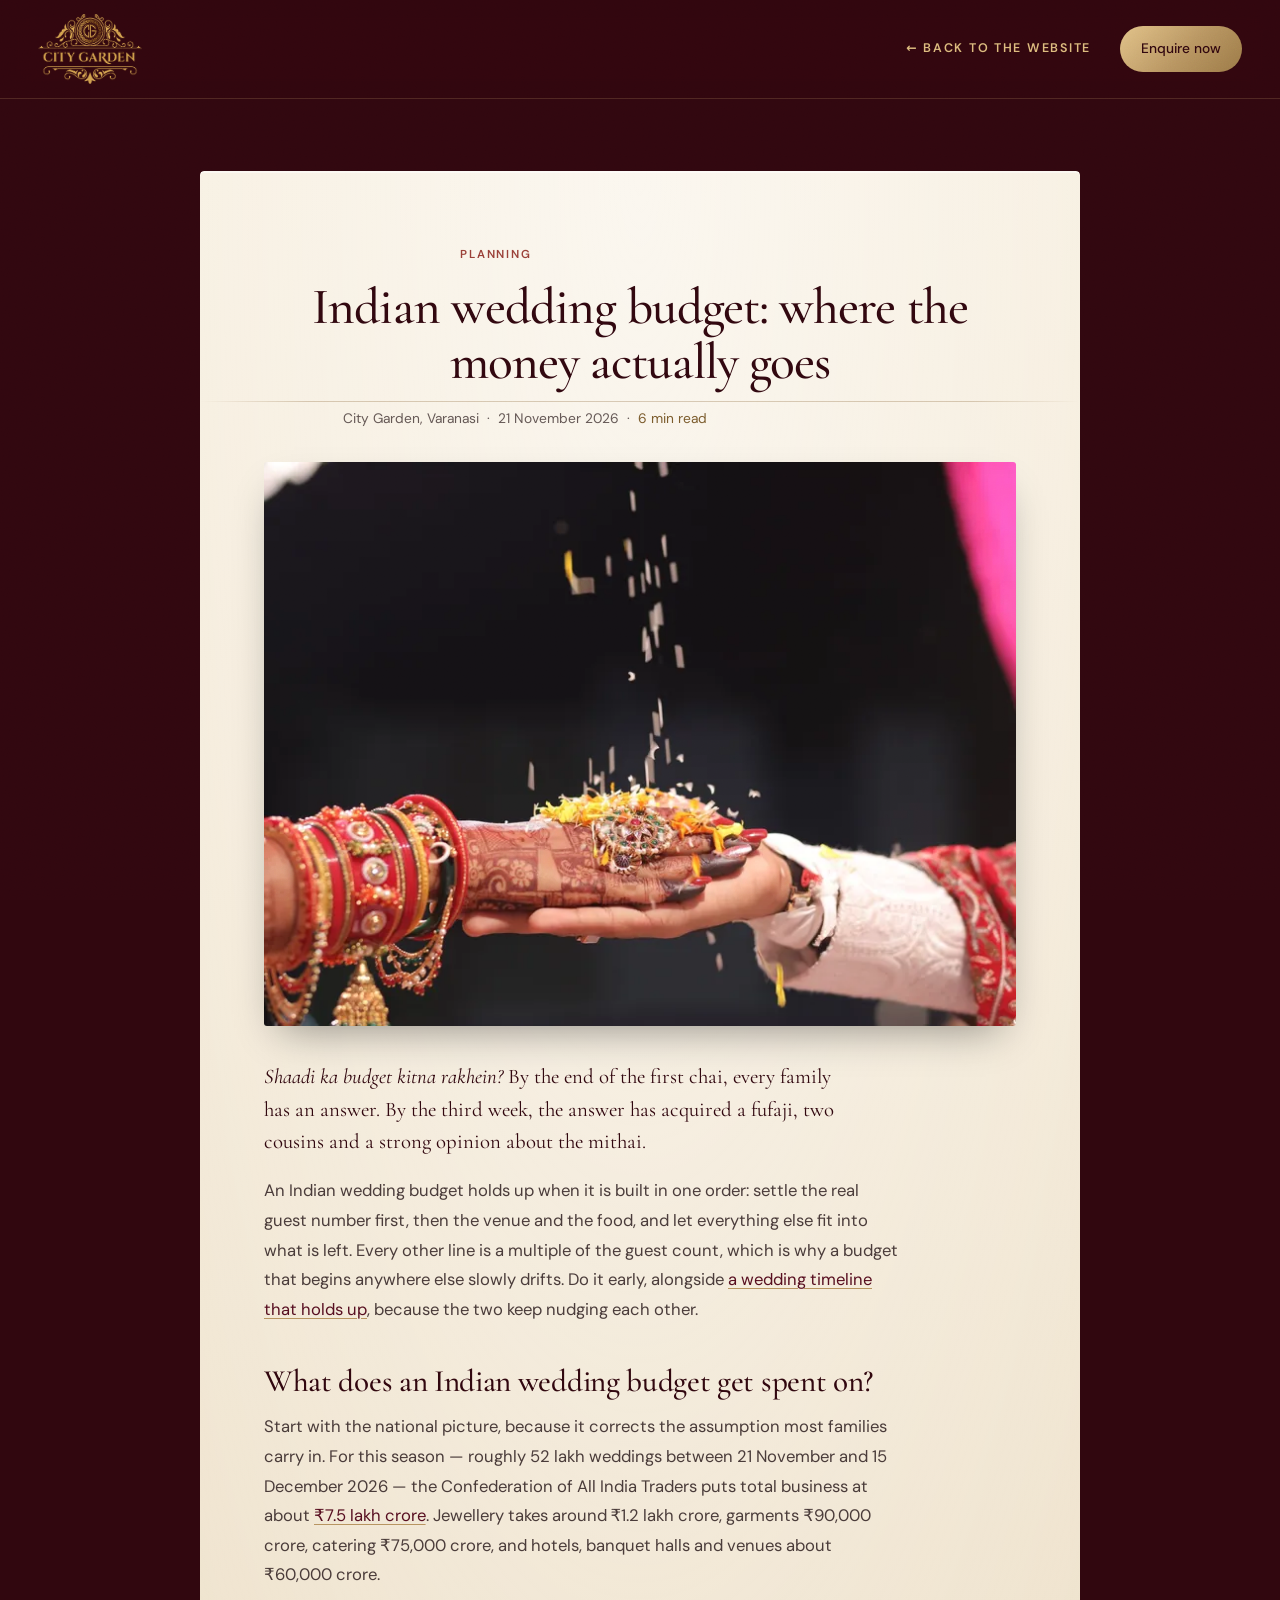
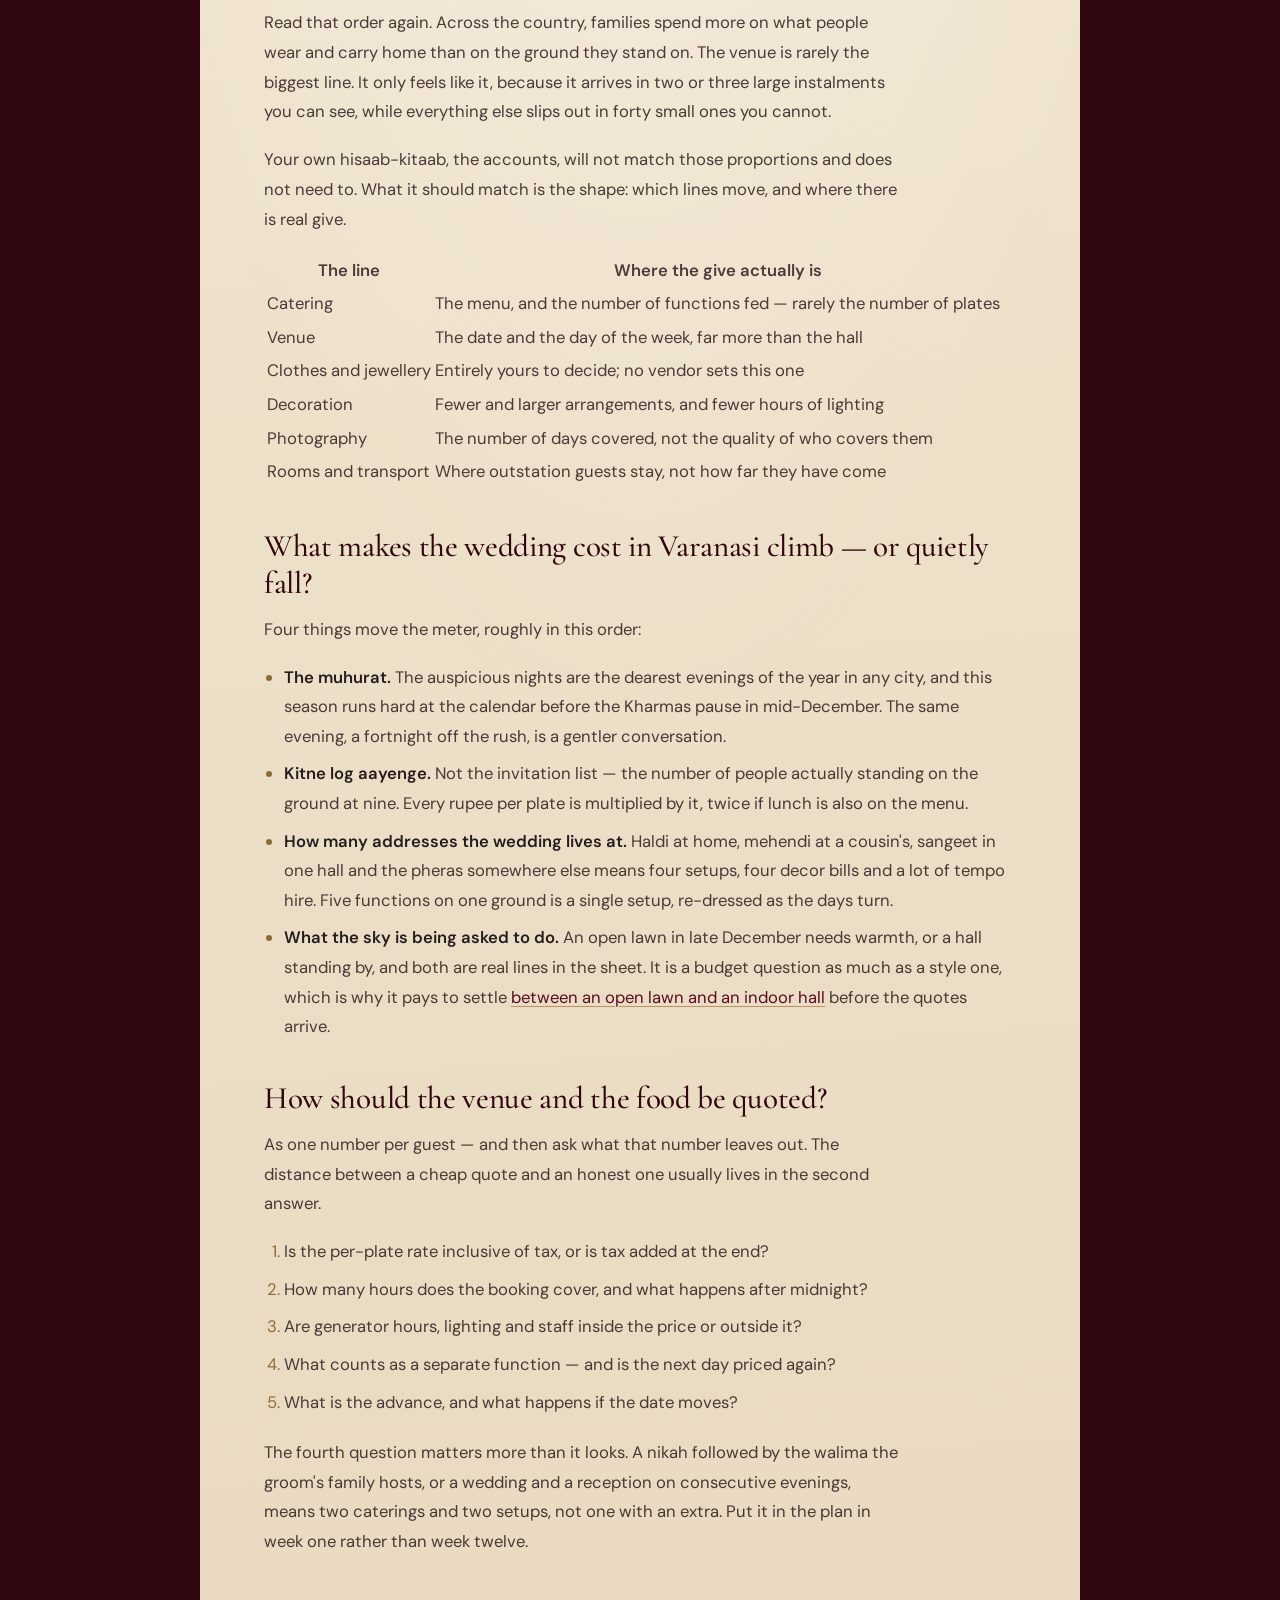
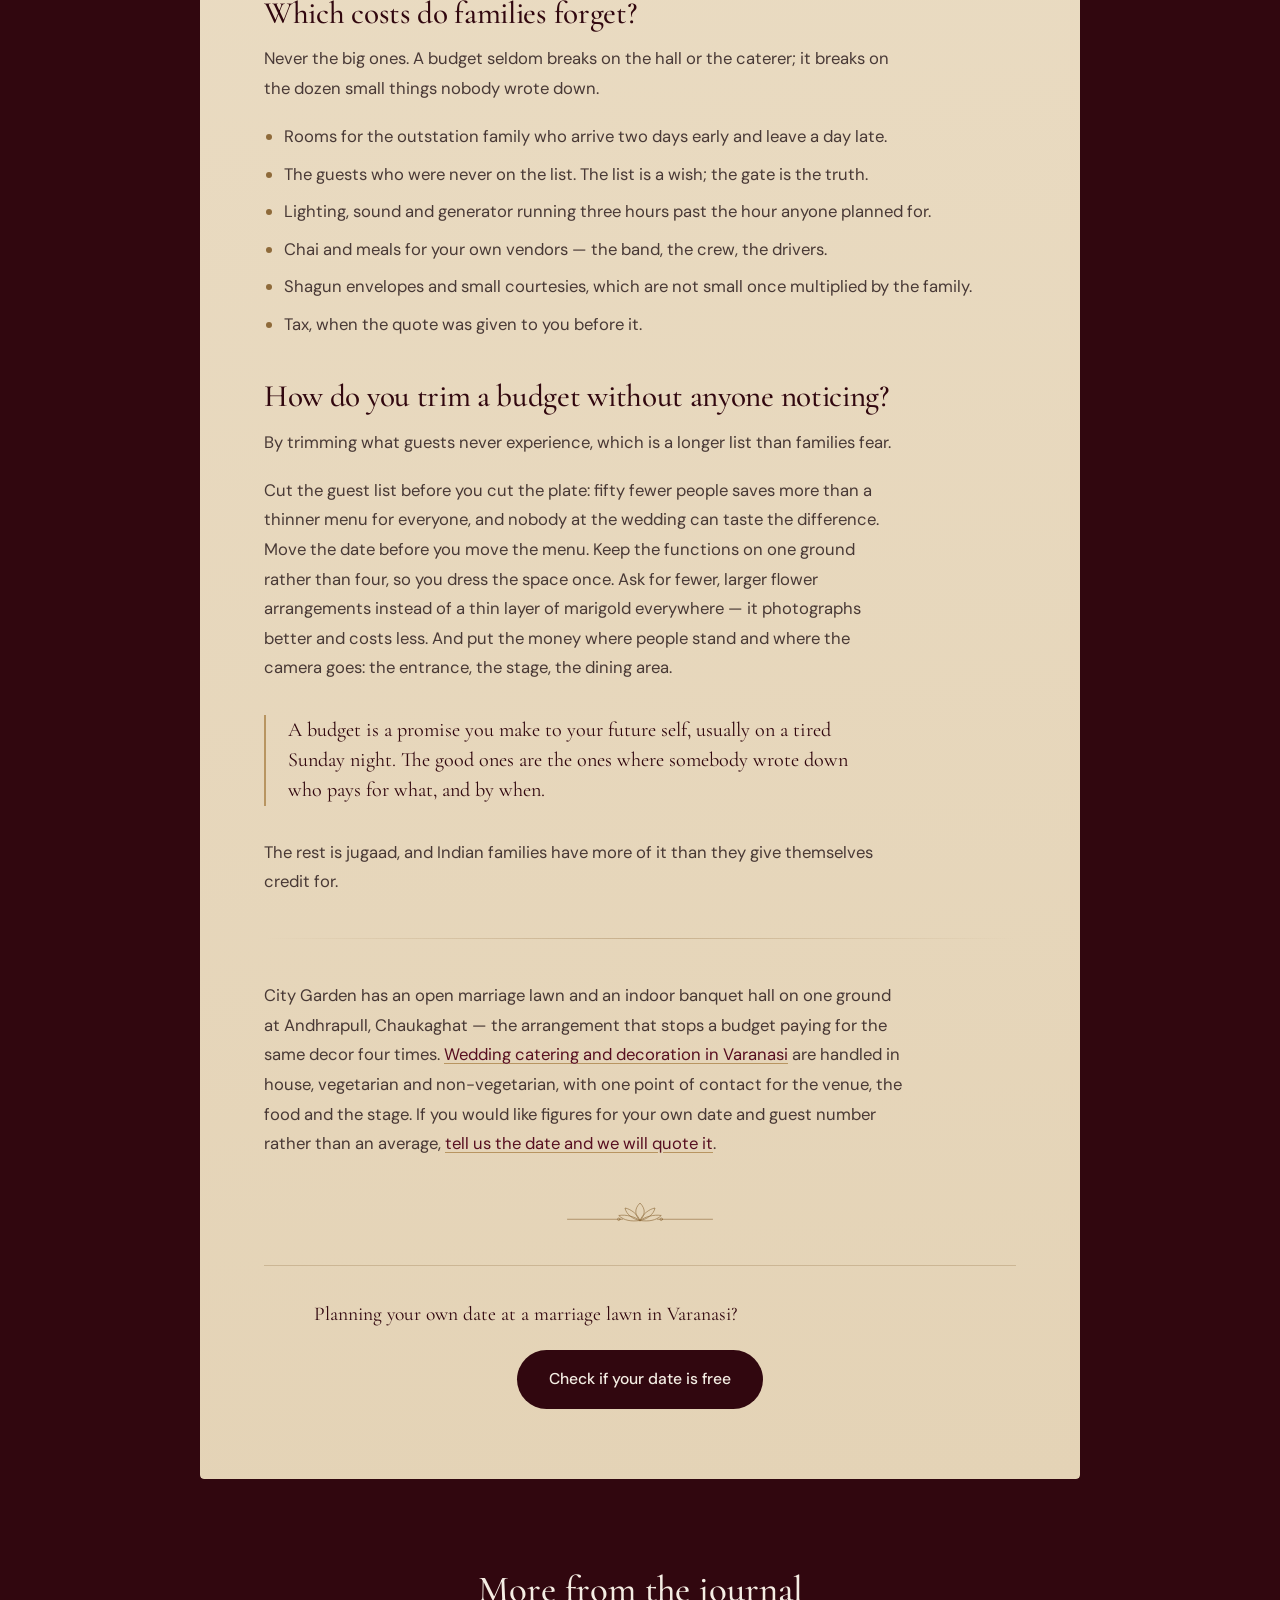
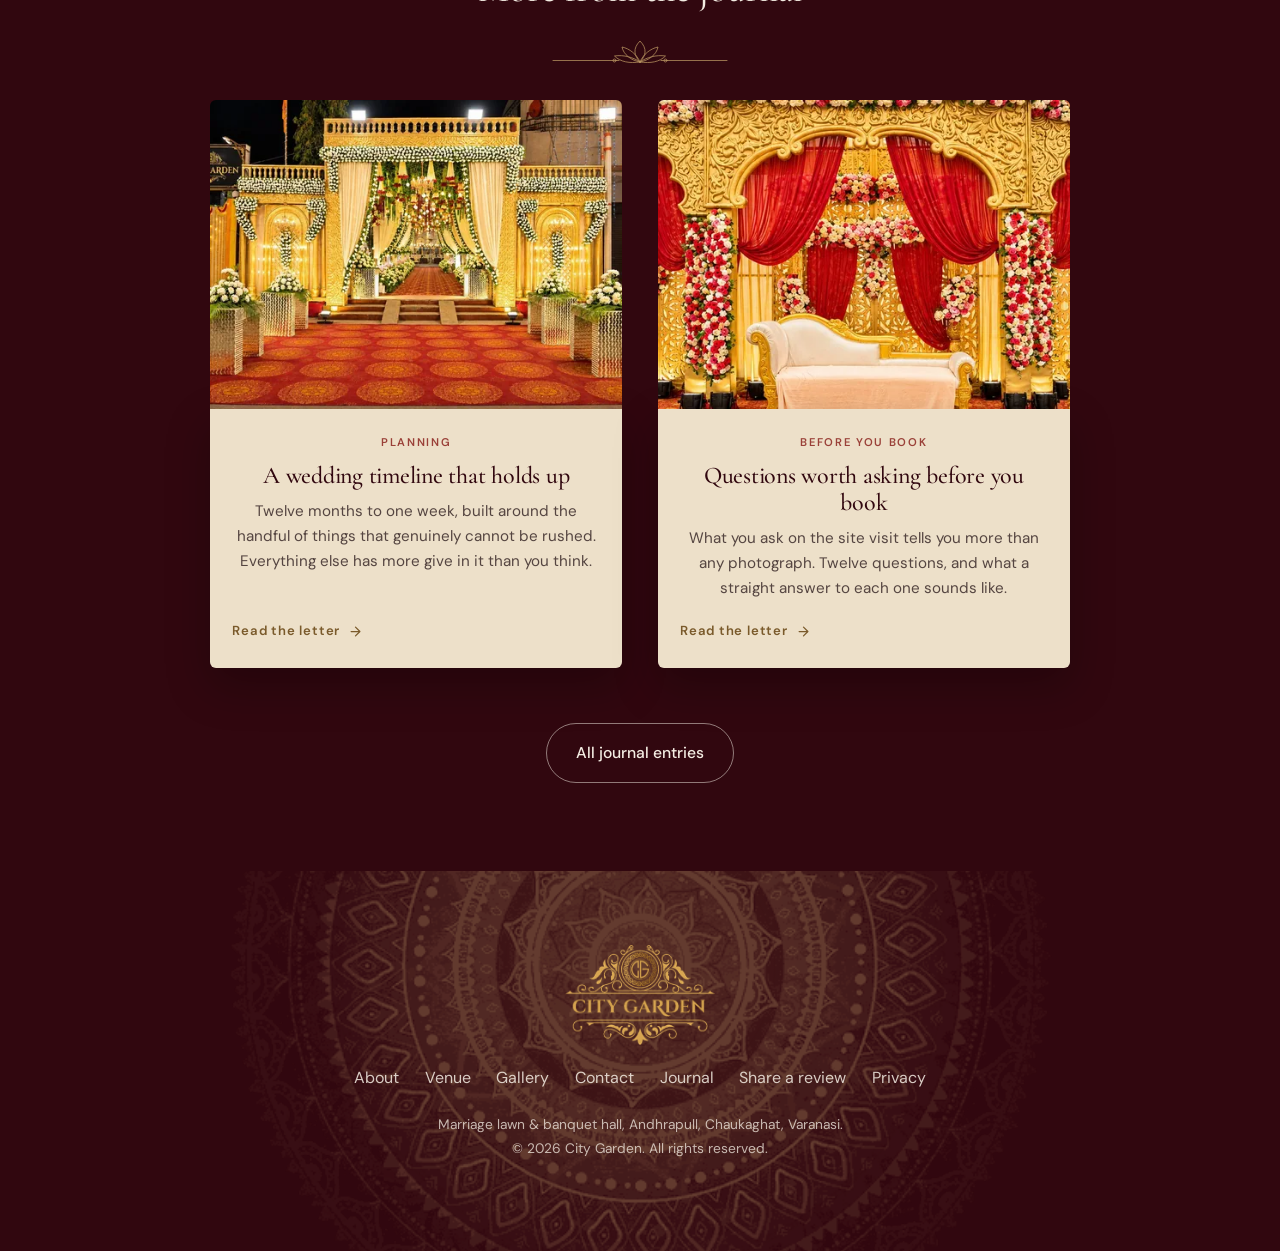
<file: blog/indian-wedding-budget/index.html>
<!DOCTYPE html>
<html lang="en-IN">
<head>
<meta charset="utf-8">
<meta name="viewport" content="width=device-width, initial-scale=1, viewport-fit=cover">
<title>Indian Wedding Budget: Where the Money Goes | City Garden</title>
<meta name="description" content="What an Indian wedding budget actually goes on, which lines move and which do not, and what drives the wedding cost in Varanasi up or down.">
<meta name="theme-color" content="#31070F">
<link rel="canonical" href="https://www.citygarden.co.in/blog/indian-wedding-budget/">
<meta property="og:title" content="Indian Wedding Budget: Where the Money Goes | City Garden">
<meta property="og:description" content="What an Indian wedding budget actually goes on, which lines move and which do not, and what drives the wedding cost in Varanasi up or down.">
<meta property="og:type" content="article">
<meta property="og:url" content="https://www.citygarden.co.in/blog/indian-wedding-budget/">
<meta property="og:site_name" content="City Garden">
<meta property="og:locale" content="en_IN">
<meta property="og:image" content="https://www.citygarden.co.in/images/blog-budget.jpg">
<meta name="twitter:card" content="summary_large_image">
<link rel="icon" href="../../images/logo-emblem.png">
<link rel="apple-touch-icon" href="../../images/logo-emblem.png">
<link rel="preload" as="font" type="font/woff2" href="../../fonts/cormorant-garamond-latin-500-normal.woff2" crossorigin>
<link rel="preload" as="font" type="font/woff2" href="../../fonts/dm-sans-latin-400-normal.woff2" crossorigin>
<link rel="stylesheet" href="../../css/style.css">
<link rel="stylesheet" href="../../css/journal.css">
<!-- Reveals and the letter unfold are opt-in: this class is what switches them on, so a
     page whose scripts never run shows its content rather than a blank sheet. -->
<script>document.documentElement.className+=' cg-js'</script>
</head>
<body class="jbody deco" data-theme="dark">
<div class="jprog" id="prog" aria-hidden="true"></div>
<svg width="0" height="0" style="position:absolute" aria-hidden="true"><symbol id="lotus" viewBox="0 0 240 40"><g fill="none" stroke="currentColor" stroke-width="1" stroke-linecap="round"><path d="M4,30 H92"/><path d="M148,30 H236"/><path d="M120,32 C112,24 110,14 120,4 C130,14 128,24 120,32Z"/><path d="M120,32 C108,30 98,22 96,12 C106,14 116,22 120,32Z"/><path d="M120,32 C132,30 142,22 144,12 C134,14 124,22 120,32Z"/><path d="M120,32 C106,34 94,32 86,24 C98,22 112,26 120,32Z"/><path d="M120,32 C134,34 146,32 154,24 C142,22 128,26 120,32Z"/><circle cx="86" cy="30" r="2"/><circle cx="154" cy="30" r="2"/></g></symbol></svg>
<header class="jnav">
  <a class="jnav-logo" href="../../" aria-label="City Garden, home"><img src="../../images/logo-nav.png" alt="City Garden" width="260" height="173"></a>
  <div class="jnav-right">
    <a class="jnav-back" href="../../">&larr; Back to the website</a>
    <a class="btn btn-gold" href="../../#contact"><span>Enquire now</span></a>
  </div>
</header>

<main class="jmain">
  <div class="letter-stage">
    <article class="letter">
      <div class="letter-seal" aria-hidden="true"><span>CG</span></div>
      <div class="letter-in">
        <p class="letter-kicker">Planning</p>
        <h1>Indian wedding budget: where the money actually goes</h1>
        <p class="letter-byline">City Garden, Varanasi &nbsp;&middot;&nbsp; <time datetime="2026-11-21">21 November 2026</time> &nbsp;&middot;&nbsp; <span>6 min read</span></p>

        <figure class="letter-fig">
          <picture>
            <source type="image/webp" srcset="../../images/blog-budget-m.webp 480w, ../../images/blog-budget.webp 760w" sizes="(min-width:900px) 800px, 92vw">
            <img src="../../images/blog-budget.jpg" srcset="../../images/blog-budget-m.jpg 480w, ../../images/blog-budget.jpg 760w" sizes="(min-width:900px) 800px, 92vw" alt="Henna-patterned hands and red bangles as marigold petals fall into an open palm, for a guide to the Indian wedding budget" width="760" height="570" fetchpriority="high" decoding="async">
          </picture>
        </figure>

        <div class="prose"><p><em>Shaadi ka budget kitna rakhein?</em> By the end of the first chai, every family has an answer. By the third week, the answer has acquired a fufaji, two cousins and a strong opinion about the mithai.</p>

<p>An Indian wedding budget holds up when it is built in one order: settle the real guest number first, then the venue and the food, and let everything else fit into what is left. Every other line is a multiple of the guest count, which is why a budget that begins anywhere else slowly drifts. Do it early, alongside <a href="../../blog/wedding-planning-timeline/">a wedding timeline that holds up</a>, because the two keep nudging each other.</p>

<h2>What does an Indian wedding budget get spent on?</h2>

<p>Start with the national picture, because it corrects the assumption most families carry in. For this season &mdash; roughly 52 lakh weddings between 21 November and 15 December 2026 &mdash; the Confederation of All India Traders puts total business at about <a href="https://www.freepressjournal.in/business/indias-big-fat-wedding-season-to-unlock-75-lakh-crore-52-lakh-marriages-set-to-spark-spending-frenzy" target="_blank" rel="noopener">&#8377;7.5 lakh crore</a>. Jewellery takes around &#8377;1.2 lakh crore, garments &#8377;90,000 crore, catering &#8377;75,000 crore, and hotels, banquet halls and venues about &#8377;60,000 crore.</p>

<p>Read that order again. Across the country, families spend more on what people wear and carry home than on the ground they stand on. The venue is rarely the biggest line. It only feels like it, because it arrives in two or three large instalments you can see, while everything else slips out in forty small ones you cannot.</p>

<p>Your own hisaab-kitaab, the accounts, will not match those proportions and does not need to. What it should match is the shape: which lines move, and where there is real give.</p>

<table>
  <thead><tr><th>The line</th><th>Where the give actually is</th></tr></thead>
  <tbody>
    <tr><td>Catering</td><td>The menu, and the number of functions fed &mdash; rarely the number of plates</td></tr>
    <tr><td>Venue</td><td>The date and the day of the week, far more than the hall</td></tr>
    <tr><td>Clothes and jewellery</td><td>Entirely yours to decide; no vendor sets this one</td></tr>
    <tr><td>Decoration</td><td>Fewer and larger arrangements, and fewer hours of lighting</td></tr>
    <tr><td>Photography</td><td>The number of days covered, not the quality of who covers them</td></tr>
    <tr><td>Rooms and transport</td><td>Where outstation guests stay, not how far they have come</td></tr>
  </tbody>
</table>

<h2>What makes the wedding cost in Varanasi climb &mdash; or quietly fall?</h2>

<p>Four things move the meter, roughly in this order:</p>

<ul>
  <li><strong>The muhurat.</strong> The auspicious nights are the dearest evenings of the year in any city, and this season runs hard at the calendar before the Kharmas pause in mid-December. The same evening, a fortnight off the rush, is a gentler conversation.</li>
  <li><strong>Kitne log aayenge.</strong> Not the invitation list &mdash; the number of people actually standing on the ground at nine. Every rupee per plate is multiplied by it, twice if lunch is also on the menu.</li>
  <li><strong>How many addresses the wedding lives at.</strong> Haldi at home, mehendi at a cousin's, sangeet in one hall and the pheras somewhere else means four setups, four decor bills and a lot of tempo hire. Five functions on one ground is a single setup, re-dressed as the days turn.</li>
  <li><strong>What the sky is being asked to do.</strong> An open lawn in late December needs warmth, or a hall standing by, and both are real lines in the sheet. It is a budget question as much as a style one, which is why it pays to settle <a href="../../blog/lawn-or-banquet-hall/">between an open lawn and an indoor hall</a> before the quotes arrive.</li>
</ul>

<h2>How should the venue and the food be quoted?</h2>

<p>As one number per guest &mdash; and then ask what that number leaves out. The distance between a cheap quote and an honest one usually lives in the second answer.</p>

<ol>
  <li>Is the per-plate rate inclusive of tax, or is tax added at the end?</li>
  <li>How many hours does the booking cover, and what happens after midnight?</li>
  <li>Are generator hours, lighting and staff inside the price or outside it?</li>
  <li>What counts as a separate function &mdash; and is the next day priced again?</li>
  <li>What is the advance, and what happens if the date moves?</li>
</ol>

<p>The fourth question matters more than it looks. A nikah followed by the walima the groom's family hosts, or a wedding and a reception on consecutive evenings, means two caterings and two setups, not one with an extra. Put it in the plan in week one rather than week twelve.</p>

<h2>Which costs do families forget?</h2>

<p>Never the big ones. A budget seldom breaks on the hall or the caterer; it breaks on the dozen small things nobody wrote down.</p>

<ul>
  <li>Rooms for the outstation family who arrive two days early and leave a day late.</li>
  <li>The guests who were never on the list. The list is a wish; the gate is the truth.</li>
  <li>Lighting, sound and generator running three hours past the hour anyone planned for.</li>
  <li>Chai and meals for your own vendors &mdash; the band, the crew, the drivers.</li>
  <li>Shagun envelopes and small courtesies, which are not small once multiplied by the family.</li>
  <li>Tax, when the quote was given to you before it.</li>
</ul>

<h2>How do you trim a budget without anyone noticing?</h2>

<p>By trimming what guests never experience, which is a longer list than families fear.</p>

<p>Cut the guest list before you cut the plate: fifty fewer people saves more than a thinner menu for everyone, and nobody at the wedding can taste the difference. Move the date before you move the menu. Keep the functions on one ground rather than four, so you dress the space once. Ask for fewer, larger flower arrangements instead of a thin layer of marigold everywhere &mdash; it photographs better and costs less. And put the money where people stand and where the camera goes: the entrance, the stage, the dining area.</p>

<blockquote><p>A budget is a promise you make to your future self, usually on a tired Sunday night. The good ones are the ones where somebody wrote down who pays for what, and by when.</p></blockquote>

<p>The rest is jugaad, and Indian families have more of it than they give themselves credit for.</p>

<hr>

<p>City Garden has an open marriage lawn and an indoor banquet hall on one ground at Andhrapull, Chaukaghat &mdash; the arrangement that stops a budget paying for the same decor four times. <a href="../../#services">Wedding catering and decoration in Varanasi</a> are handled in house, vegetarian and non-vegetarian, with one point of contact for the venue, the food and the stage. If you would like figures for your own date and guest number rather than an average, <a href="../../#contact">tell us the date and we will quote it</a>.</p></div>

        <svg class="orn letter-end" aria-hidden="true"><use href="#lotus"/></svg>

        <div class="letter-cta">
          <p>Planning your own date at a marriage lawn in Varanasi?</p>
          <a class="btn btn-wine" href="../../#contact"><span>Check if your date is free</span></a>
        </div>
      </div>
    </article>
  </div>

  <section class="jmore">
    <div class="wrap center">
      <h2 class="jr">More from the journal</h2>
      <svg class="orn" aria-hidden="true"><use href="#lotus"/></svg>
    </div>
    <div class="jlist">
      <article class="jcard jr" data-delay="0">
        <a href="../../blog/wedding-planning-timeline/">
          <div class="jcard-media"><picture>
            <source type="image/webp" srcset="../../images/blog-timeline-m.webp 480w, ../../images/blog-timeline.webp 760w" sizes="(min-width:1080px) 400px, (min-width:760px) 44vw, 90vw">
            <img src="../../images/blog-timeline.jpg" srcset="../../images/blog-timeline-m.jpg 480w, ../../images/blog-timeline.jpg 760w" sizes="(min-width:1080px) 400px, (min-width:760px) 44vw, 90vw" alt="" width="760" height="570" loading="lazy" decoding="async">
          </picture></div>
          <div class="jcard-body">
            <p class="jcard-meta">Planning</p>
            <h3 class="jcard-title">A wedding timeline that holds up</h3>
            <p class="jcard-excerpt">Twelve months to one week, built around the handful of things that genuinely cannot be rushed. Everything else has more give in it than you think.</p>
            <span class="jcard-more">Read the letter <svg width="15" height="15" viewBox="0 0 24 24" fill="none" stroke="currentColor" stroke-width="2" stroke-linecap="round" stroke-linejoin="round" aria-hidden="true"><path d="M5 12h13"/><path d="m12 5 7 7-7 7"/></svg></span>
          </div>
        </a>
      </article>
      <article class="jcard jr" data-delay="110">
        <a href="../../blog/questions-before-booking-a-venue/">
          <div class="jcard-media"><picture>
            <source type="image/webp" srcset="../../images/blog-questions-m.webp 480w, ../../images/blog-questions.webp 760w" sizes="(min-width:1080px) 400px, (min-width:760px) 44vw, 90vw">
            <img src="../../images/blog-questions.jpg" srcset="../../images/blog-questions-m.jpg 480w, ../../images/blog-questions.jpg 760w" sizes="(min-width:1080px) 400px, (min-width:760px) 44vw, 90vw" alt="" width="760" height="570" loading="lazy" decoding="async">
          </picture></div>
          <div class="jcard-body">
            <p class="jcard-meta">Before you book</p>
            <h3 class="jcard-title">Questions worth asking before you book</h3>
            <p class="jcard-excerpt">What you ask on the site visit tells you more than any photograph. Twelve questions, and what a straight answer to each one sounds like.</p>
            <span class="jcard-more">Read the letter <svg width="15" height="15" viewBox="0 0 24 24" fill="none" stroke="currentColor" stroke-width="2" stroke-linecap="round" stroke-linejoin="round" aria-hidden="true"><path d="M5 12h13"/><path d="m12 5 7 7-7 7"/></svg></span>
          </div>
        </a>
      </article>
    </div>
    <div class="wrap center">
      <a class="btn btn-ghost" href="../../blog/"><span>All journal entries</span></a>
    </div>
  </section>
</main>

<footer class="jfoot">
  <div class="mandala jfoot-mandala" aria-hidden="true"><i></i><i></i><i></i></div>
  <div class="wrap jfoot-in">
    <img src="../../images/logo.png" alt="City Garden" width="760" height="506" loading="lazy">
    <nav class="footer-links" aria-label="Footer"><a href="../../#about">About</a><a href="../../#venue">Venue</a><a href="../../#gallery">Gallery</a><a href="../../#contact">Contact</a><a href="../../blog/">Journal</a><a href="../../review/">Share a review</a><a href="../../privacy/">Privacy</a></nav>
    <p class="small">Marriage lawn &amp; banquet hall, Andhrapull, Chaukaghat, Varanasi.<br>&copy; <span id="y">2026</span> City Garden. All rights reserved.</p>
  </div>
</footer>
<script type="application/ld+json">{"@context": "https://schema.org", "@type": "BlogPosting", "headline": "Indian wedding budget: where the money actually goes", "description": "What an Indian wedding budget actually goes on, which lines move and which do not, and what drives the wedding cost in Varanasi up or down.", "datePublished": "2026-11-21", "image": "https://www.citygarden.co.in/images/blog-budget.jpg", "mainEntityOfPage": "https://www.citygarden.co.in/blog/indian-wedding-budget/", "author": {"@type": "Organization", "name": "City Garden"}, "publisher": {"@type": "Organization", "name": "City Garden", "logo": {"@type": "ImageObject", "url": "https://www.citygarden.co.in/images/logo.png"}}}</script>
<script>
(function(){
  var d=document,b=d.body;

  /* Reading line along the top. rAF-throttled so scrolling stays cheap. */
  var bar=d.getElementById('prog'),q=0;
  if(bar)addEventListener('scroll',function(){
    if(q)return;
    q=requestAnimationFrame(function(){
      q=0;var m=d.documentElement.scrollHeight-innerHeight;
      bar.style.transform='scaleX('+(m>0?Math.min(1,scrollY/m):0)+')';
    });
  },{passive:true});

  /* Scroll reveals. Same idea as the home page, kept small because these pages
     deliberately do not load js/main.js. */
  var els=[].slice.call(d.querySelectorAll('.jr'));
  if(els.length){
    if('IntersectionObserver' in window){
      var io=new IntersectionObserver(function(es){
        es.forEach(function(e){
          if(!e.isIntersecting)return;
          var el=e.target;
          setTimeout(function(){el.classList.add('in')},+(el.getAttribute('data-delay')||0));
          io.unobserve(el);
        });
      },{rootMargin:'0px 0px -12% 0px'});
      els.forEach(function(e){io.observe(e)});
    }else{
      els.forEach(function(e){e.classList.add('in')});
    }
  }

  /* The letter. Two independent triggers, because a letter that never unfolds is
     a page with no words on it. */
  var L=d.querySelector('.letter');
  if(L){
    var open=function(){
      if(b.classList.contains('unfold'))return;
      b.classList.add('unfold');
      setTimeout(function(){L.classList.add('flat')},2200);
    };
    /* Held closed for a beat so the sealed letter is actually seen, then opened.
       The second timer is a backstop: a letter that never unfolds is a page
       with no words on it. */
    setTimeout(open,620);
    setTimeout(open,1600);
  }

  var y=d.getElementById('y');if(y)y.textContent=new Date().getFullYear();
})();
</script>
</body>
</html>
</file>
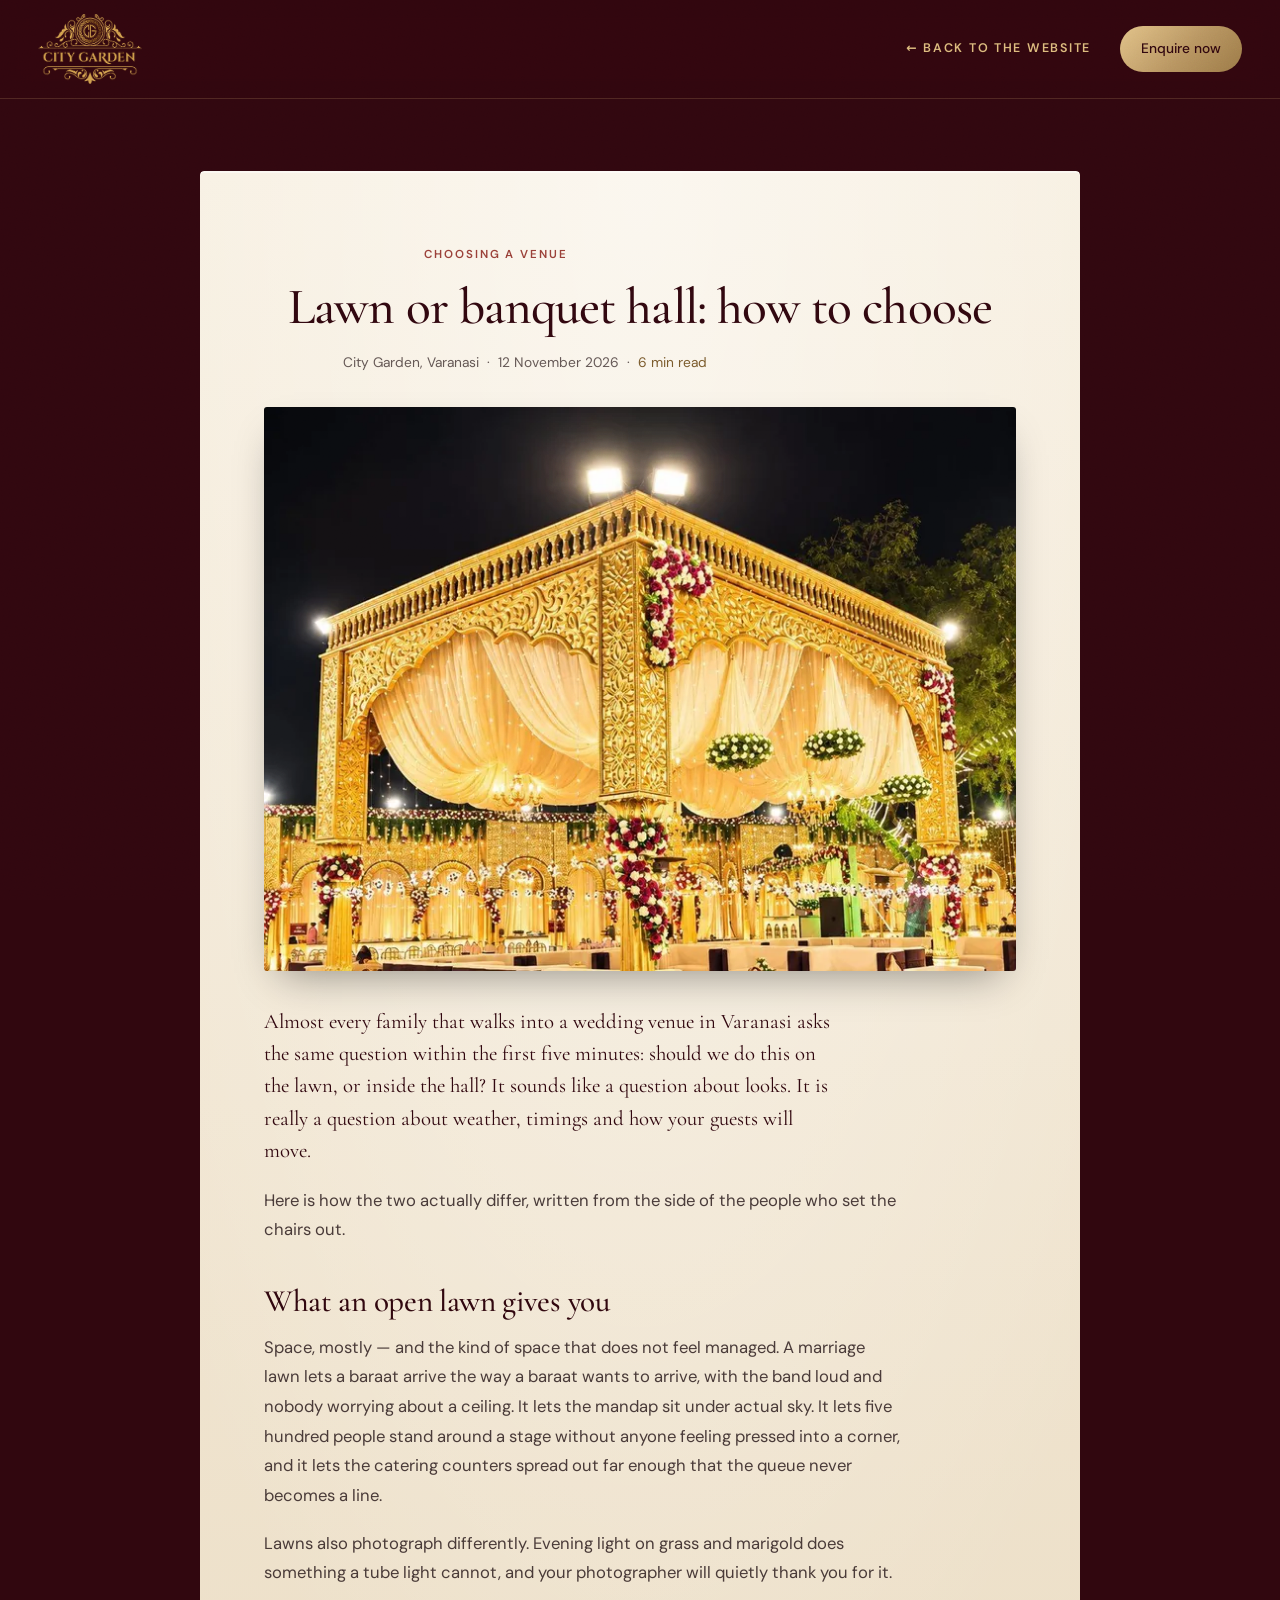
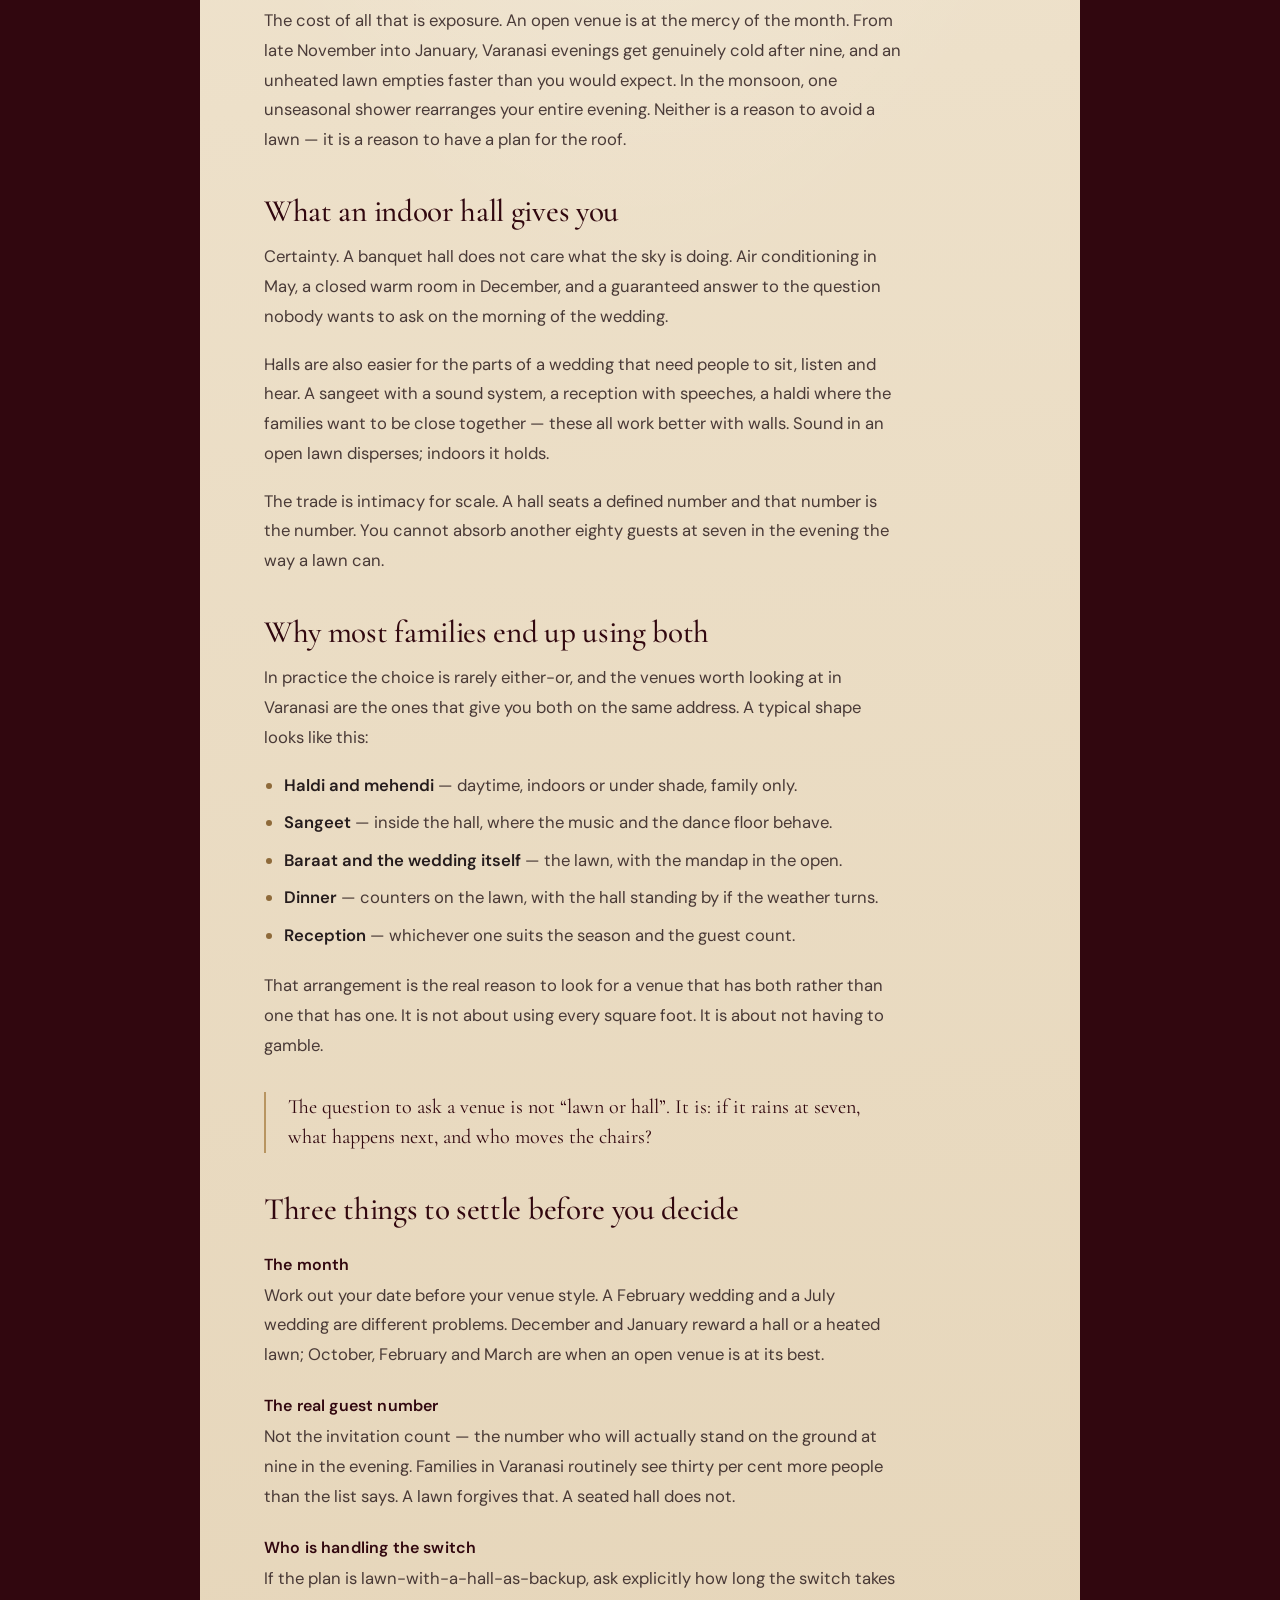
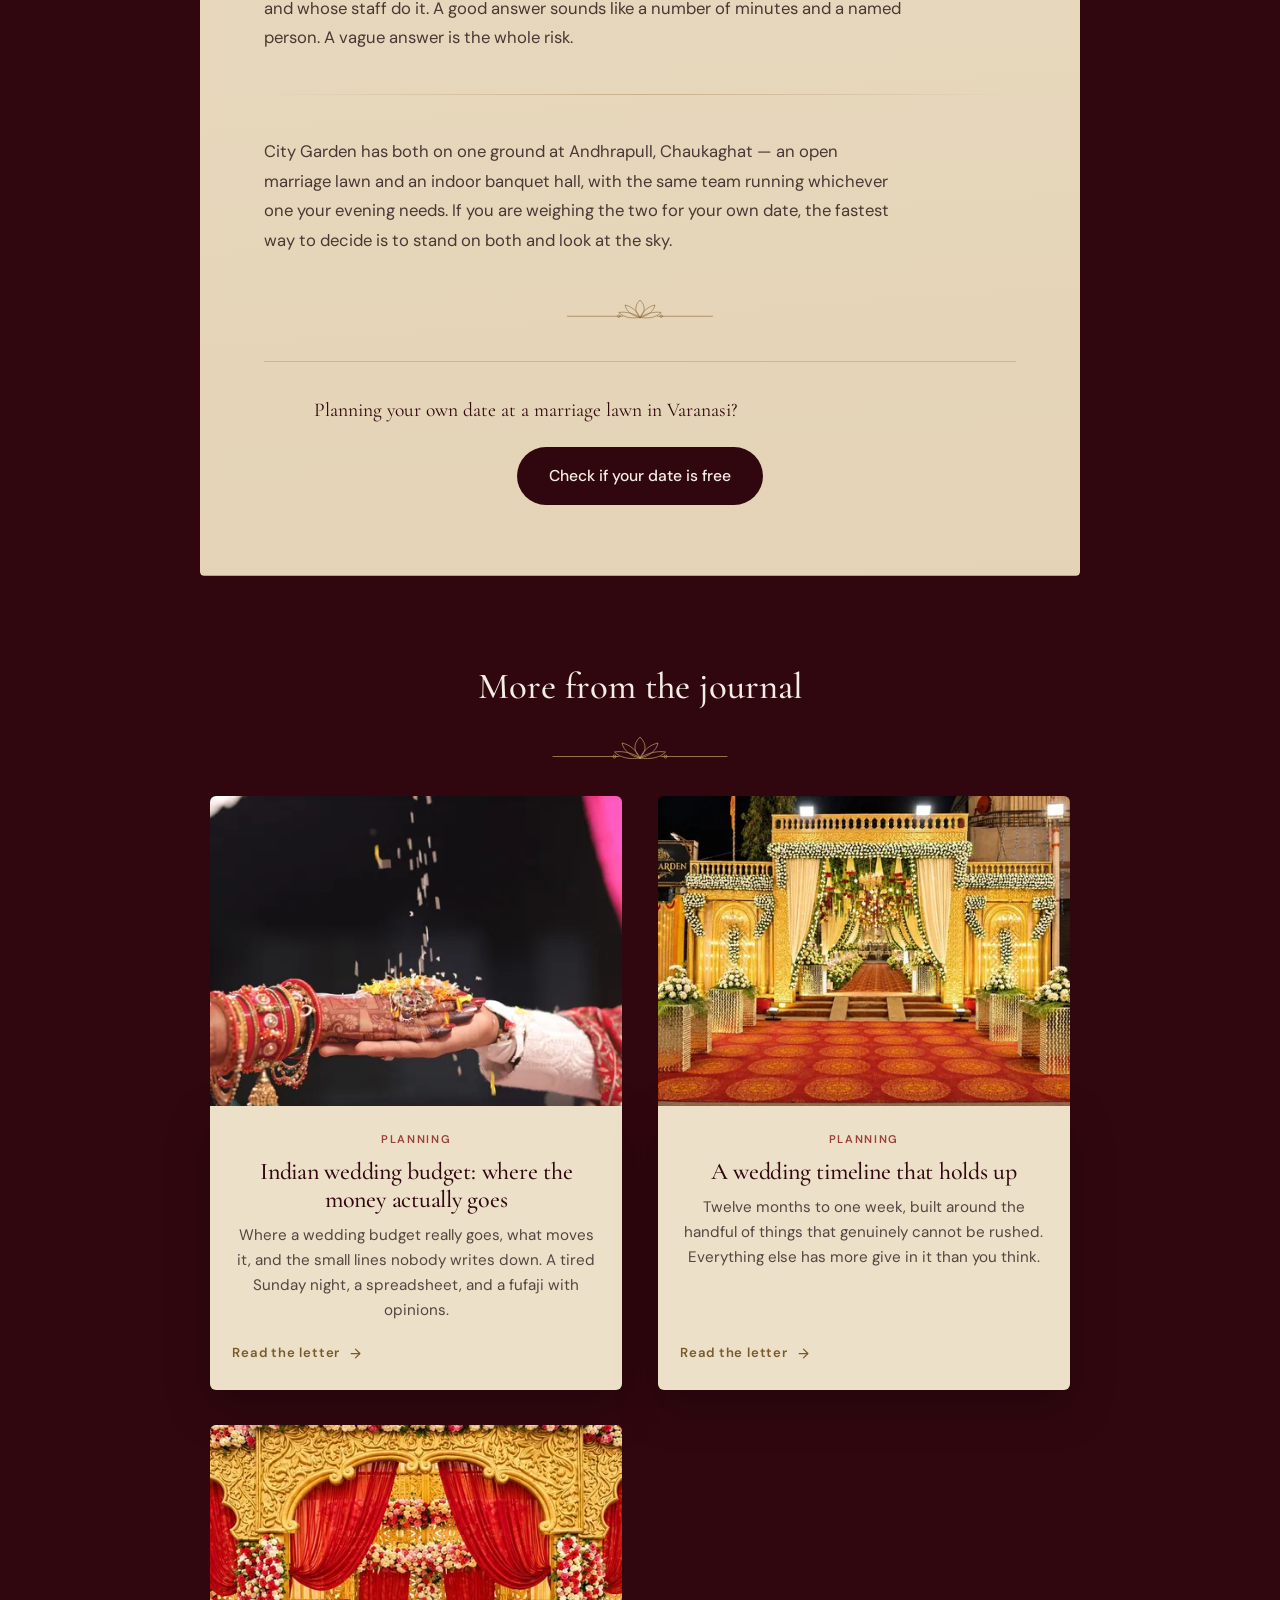
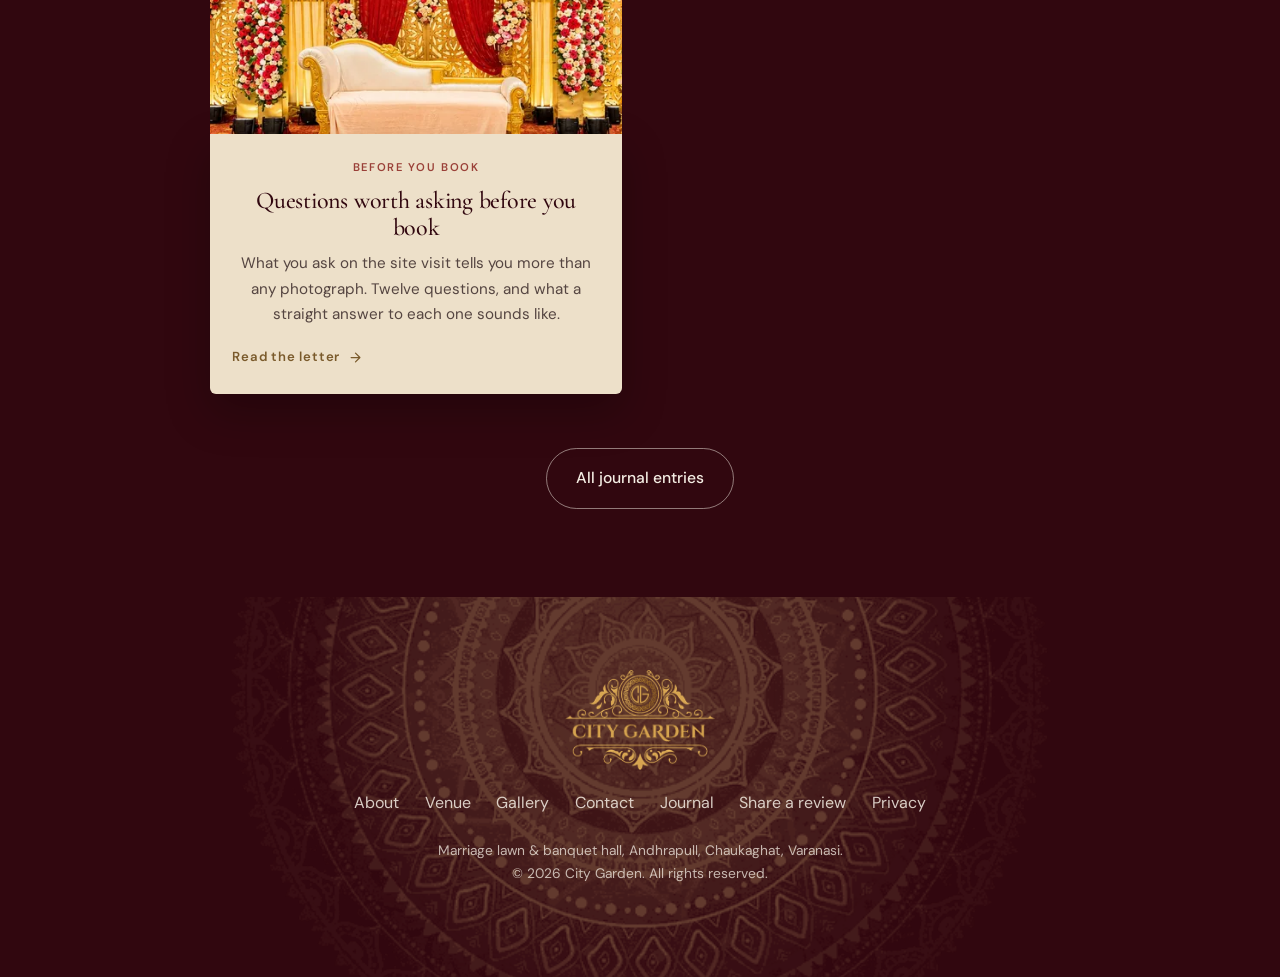
<file: blog/lawn-or-banquet-hall/index.html>
<!DOCTYPE html>
<html lang="en-IN">
<head>
<meta charset="utf-8">
<meta name="viewport" content="width=device-width, initial-scale=1, viewport-fit=cover">
<title>Marriage Lawn or Banquet Hall in Varanasi? | City Garden</title>
<meta name="description" content="Open lawn or indoor hall for a wedding in Varanasi? How the two differ on timings, guest flow, weather and cost — and why most families use both.">
<meta name="theme-color" content="#31070F">
<link rel="canonical" href="https://www.citygarden.co.in/blog/lawn-or-banquet-hall/">
<meta property="og:title" content="Marriage Lawn or Banquet Hall in Varanasi? | City Garden">
<meta property="og:description" content="Open lawn or indoor hall for a wedding in Varanasi? How the two differ on timings, guest flow, weather and cost — and why most families use both.">
<meta property="og:type" content="article">
<meta property="og:url" content="https://www.citygarden.co.in/blog/lawn-or-banquet-hall/">
<meta property="og:site_name" content="City Garden">
<meta property="og:locale" content="en_IN">
<meta property="og:image" content="https://www.citygarden.co.in/images/blog-lawn.jpg">
<meta name="twitter:card" content="summary_large_image">
<link rel="icon" href="../../images/logo-emblem.png">
<link rel="apple-touch-icon" href="../../images/logo-emblem.png">
<link rel="preload" as="font" type="font/woff2" href="../../fonts/cormorant-garamond-latin-500-normal.woff2" crossorigin>
<link rel="preload" as="font" type="font/woff2" href="../../fonts/dm-sans-latin-400-normal.woff2" crossorigin>
<link rel="stylesheet" href="../../css/style.css">
<link rel="stylesheet" href="../../css/journal.css">
<!-- Reveals and the letter unfold are opt-in: this class is what switches them on, so a
     page whose scripts never run shows its content rather than a blank sheet. -->
<script>document.documentElement.className+=' cg-js'</script>
</head>
<body class="jbody deco" data-theme="dark">
<div class="jprog" id="prog" aria-hidden="true"></div>
<svg width="0" height="0" style="position:absolute" aria-hidden="true"><symbol id="lotus" viewBox="0 0 240 40"><g fill="none" stroke="currentColor" stroke-width="1" stroke-linecap="round"><path d="M4,30 H92"/><path d="M148,30 H236"/><path d="M120,32 C112,24 110,14 120,4 C130,14 128,24 120,32Z"/><path d="M120,32 C108,30 98,22 96,12 C106,14 116,22 120,32Z"/><path d="M120,32 C132,30 142,22 144,12 C134,14 124,22 120,32Z"/><path d="M120,32 C106,34 94,32 86,24 C98,22 112,26 120,32Z"/><path d="M120,32 C134,34 146,32 154,24 C142,22 128,26 120,32Z"/><circle cx="86" cy="30" r="2"/><circle cx="154" cy="30" r="2"/></g></symbol></svg>
<header class="jnav">
  <a class="jnav-logo" href="../../" aria-label="City Garden, home"><img src="../../images/logo-nav.png" alt="City Garden" width="260" height="173"></a>
  <div class="jnav-right">
    <a class="jnav-back" href="../../">&larr; Back to the website</a>
    <a class="btn btn-gold" href="../../#contact"><span>Enquire now</span></a>
  </div>
</header>

<main class="jmain">
  <div class="letter-stage">
    <article class="letter">
      <div class="letter-seal" aria-hidden="true"><span>CG</span></div>
      <div class="letter-in">
        <p class="letter-kicker">Choosing a venue</p>
        <h1>Lawn or banquet hall: how to choose</h1>
        <p class="letter-byline">City Garden, Varanasi &nbsp;&middot;&nbsp; <time datetime="2026-11-12">12 November 2026</time> &nbsp;&middot;&nbsp; <span>6 min read</span></p>

        <figure class="letter-fig">
          <picture>
            <source type="image/webp" srcset="../../images/blog-lawn-m.webp 480w, ../../images/blog-lawn.webp 760w" sizes="(min-width:900px) 800px, 92vw">
            <img src="../../images/blog-lawn.jpg" srcset="../../images/blog-lawn-m.jpg 480w, ../../images/blog-lawn.jpg 760w" sizes="(min-width:900px) 800px, 92vw" alt="An open-air pavilion on the marriage lawn at City Garden, Varanasi, lit for an evening wedding" width="760" height="570" fetchpriority="high" decoding="async">
          </picture>
        </figure>

        <div class="prose"><p>Almost every family that walks into a wedding venue in Varanasi asks the same question within the first five minutes: should we do this on the lawn, or inside the hall? It sounds like a question about looks. It is really a question about weather, timings and how your guests will move.</p>

<p>Here is how the two actually differ, written from the side of the people who set the chairs out.</p>

<h2>What an open lawn gives you</h2>

<p>Space, mostly &mdash; and the kind of space that does not feel managed. A marriage lawn lets a baraat arrive the way a baraat wants to arrive, with the band loud and nobody worrying about a ceiling. It lets the mandap sit under actual sky. It lets five hundred people stand around a stage without anyone feeling pressed into a corner, and it lets the catering counters spread out far enough that the queue never becomes a line.</p>

<p>Lawns also photograph differently. Evening light on grass and marigold does something a tube light cannot, and your photographer will quietly thank you for it.</p>

<p>The cost of all that is exposure. An open venue is at the mercy of the month. From late November into January, Varanasi evenings get genuinely cold after nine, and an unheated lawn empties faster than you would expect. In the monsoon, one unseasonal shower rearranges your entire evening. Neither is a reason to avoid a lawn &mdash; it is a reason to have a plan for the roof.</p>

<h2>What an indoor hall gives you</h2>

<p>Certainty. A banquet hall does not care what the sky is doing. Air conditioning in May, a closed warm room in December, and a guaranteed answer to the question nobody wants to ask on the morning of the wedding.</p>

<p>Halls are also easier for the parts of a wedding that need people to sit, listen and hear. A sangeet with a sound system, a reception with speeches, a haldi where the families want to be close together &mdash; these all work better with walls. Sound in an open lawn disperses; indoors it holds.</p>

<p>The trade is intimacy for scale. A hall seats a defined number and that number is the number. You cannot absorb another eighty guests at seven in the evening the way a lawn can.</p>

<h2>Why most families end up using both</h2>

<p>In practice the choice is rarely either-or, and the venues worth looking at in Varanasi are the ones that give you both on the same address. A typical shape looks like this:</p>

<ul>
  <li><strong>Haldi and mehendi</strong> &mdash; daytime, indoors or under shade, family only.</li>
  <li><strong>Sangeet</strong> &mdash; inside the hall, where the music and the dance floor behave.</li>
  <li><strong>Baraat and the wedding itself</strong> &mdash; the lawn, with the mandap in the open.</li>
  <li><strong>Dinner</strong> &mdash; counters on the lawn, with the hall standing by if the weather turns.</li>
  <li><strong>Reception</strong> &mdash; whichever one suits the season and the guest count.</li>
</ul>

<p>That arrangement is the real reason to look for a venue that has both rather than one that has one. It is not about using every square foot. It is about not having to gamble.</p>

<blockquote><p>The question to ask a venue is not &ldquo;lawn or hall&rdquo;. It is: if it rains at seven, what happens next, and who moves the chairs?</p></blockquote>

<h2>Three things to settle before you decide</h2>

<h3>The month</h3>
<p>Work out your date before your venue style. A February wedding and a July wedding are different problems. December and January reward a hall or a heated lawn; October, February and March are when an open venue is at its best.</p>

<h3>The real guest number</h3>
<p>Not the invitation count &mdash; the number who will actually stand on the ground at nine in the evening. Families in Varanasi routinely see thirty per cent more people than the list says. A lawn forgives that. A seated hall does not.</p>

<h3>Who is handling the switch</h3>
<p>If the plan is lawn-with-a-hall-as-backup, ask explicitly how long the switch takes and whose staff do it. A good answer sounds like a number of minutes and a named person. A vague answer is the whole risk.</p>

<hr>

<p>City Garden has both on one ground at Andhrapull, Chaukaghat &mdash; an open marriage lawn and an indoor banquet hall, with the same team running whichever one your evening needs. If you are weighing the two for your own date, the fastest way to decide is to stand on both and look at the sky.</p></div>

        <svg class="orn letter-end" aria-hidden="true"><use href="#lotus"/></svg>

        <div class="letter-cta">
          <p>Planning your own date at a marriage lawn in Varanasi?</p>
          <a class="btn btn-wine" href="../../#contact"><span>Check if your date is free</span></a>
        </div>
      </div>
    </article>
  </div>

  <section class="jmore">
    <div class="wrap center">
      <h2 class="jr">More from the journal</h2>
      <svg class="orn" aria-hidden="true"><use href="#lotus"/></svg>
    </div>
    <div class="jlist">
      <article class="jcard jr" data-delay="220">
        <a href="../../blog/indian-wedding-budget/">
          <div class="jcard-media"><picture>
            <source type="image/webp" srcset="../../images/blog-budget-m.webp 480w, ../../images/blog-budget.webp 760w" sizes="(min-width:1080px) 400px, (min-width:760px) 44vw, 90vw">
            <img src="../../images/blog-budget.jpg" srcset="../../images/blog-budget-m.jpg 480w, ../../images/blog-budget.jpg 760w" sizes="(min-width:1080px) 400px, (min-width:760px) 44vw, 90vw" alt="" width="760" height="570" loading="lazy" decoding="async">
          </picture></div>
          <div class="jcard-body">
            <p class="jcard-meta">Planning</p>
            <h3 class="jcard-title">Indian wedding budget: where the money actually goes</h3>
            <p class="jcard-excerpt">Where a wedding budget really goes, what moves it, and the small lines nobody writes down. A tired Sunday night, a spreadsheet, and a fufaji with opinions.</p>
            <span class="jcard-more">Read the letter <svg width="15" height="15" viewBox="0 0 24 24" fill="none" stroke="currentColor" stroke-width="2" stroke-linecap="round" stroke-linejoin="round" aria-hidden="true"><path d="M5 12h13"/><path d="m12 5 7 7-7 7"/></svg></span>
          </div>
        </a>
      </article>
      <article class="jcard jr" data-delay="0">
        <a href="../../blog/wedding-planning-timeline/">
          <div class="jcard-media"><picture>
            <source type="image/webp" srcset="../../images/blog-timeline-m.webp 480w, ../../images/blog-timeline.webp 760w" sizes="(min-width:1080px) 400px, (min-width:760px) 44vw, 90vw">
            <img src="../../images/blog-timeline.jpg" srcset="../../images/blog-timeline-m.jpg 480w, ../../images/blog-timeline.jpg 760w" sizes="(min-width:1080px) 400px, (min-width:760px) 44vw, 90vw" alt="" width="760" height="570" loading="lazy" decoding="async">
          </picture></div>
          <div class="jcard-body">
            <p class="jcard-meta">Planning</p>
            <h3 class="jcard-title">A wedding timeline that holds up</h3>
            <p class="jcard-excerpt">Twelve months to one week, built around the handful of things that genuinely cannot be rushed. Everything else has more give in it than you think.</p>
            <span class="jcard-more">Read the letter <svg width="15" height="15" viewBox="0 0 24 24" fill="none" stroke="currentColor" stroke-width="2" stroke-linecap="round" stroke-linejoin="round" aria-hidden="true"><path d="M5 12h13"/><path d="m12 5 7 7-7 7"/></svg></span>
          </div>
        </a>
      </article>
      <article class="jcard jr" data-delay="110">
        <a href="../../blog/questions-before-booking-a-venue/">
          <div class="jcard-media"><picture>
            <source type="image/webp" srcset="../../images/blog-questions-m.webp 480w, ../../images/blog-questions.webp 760w" sizes="(min-width:1080px) 400px, (min-width:760px) 44vw, 90vw">
            <img src="../../images/blog-questions.jpg" srcset="../../images/blog-questions-m.jpg 480w, ../../images/blog-questions.jpg 760w" sizes="(min-width:1080px) 400px, (min-width:760px) 44vw, 90vw" alt="" width="760" height="570" loading="lazy" decoding="async">
          </picture></div>
          <div class="jcard-body">
            <p class="jcard-meta">Before you book</p>
            <h3 class="jcard-title">Questions worth asking before you book</h3>
            <p class="jcard-excerpt">What you ask on the site visit tells you more than any photograph. Twelve questions, and what a straight answer to each one sounds like.</p>
            <span class="jcard-more">Read the letter <svg width="15" height="15" viewBox="0 0 24 24" fill="none" stroke="currentColor" stroke-width="2" stroke-linecap="round" stroke-linejoin="round" aria-hidden="true"><path d="M5 12h13"/><path d="m12 5 7 7-7 7"/></svg></span>
          </div>
        </a>
      </article>
    </div>
    <div class="wrap center">
      <a class="btn btn-ghost" href="../../blog/"><span>All journal entries</span></a>
    </div>
  </section>
</main>

<footer class="jfoot">
  <div class="mandala jfoot-mandala" aria-hidden="true"><i></i><i></i><i></i></div>
  <div class="wrap jfoot-in">
    <img src="../../images/logo.png" alt="City Garden" width="760" height="506" loading="lazy">
    <nav class="footer-links" aria-label="Footer"><a href="../../#about">About</a><a href="../../#venue">Venue</a><a href="../../#gallery">Gallery</a><a href="../../#contact">Contact</a><a href="../../blog/">Journal</a><a href="../../review/">Share a review</a><a href="../../privacy/">Privacy</a></nav>
    <p class="small">Marriage lawn &amp; banquet hall, Andhrapull, Chaukaghat, Varanasi.<br>&copy; <span id="y">2026</span> City Garden. All rights reserved.</p>
  </div>
</footer>
<script type="application/ld+json">{"@context": "https://schema.org", "@type": "BlogPosting", "headline": "Lawn or banquet hall: how to choose", "description": "Open lawn or indoor hall for a wedding in Varanasi? How the two differ on timings, guest flow, weather and cost — and why most families use both.", "datePublished": "2026-11-12", "image": "https://www.citygarden.co.in/images/blog-lawn.jpg", "mainEntityOfPage": "https://www.citygarden.co.in/blog/lawn-or-banquet-hall/", "author": {"@type": "Organization", "name": "City Garden"}, "publisher": {"@type": "Organization", "name": "City Garden", "logo": {"@type": "ImageObject", "url": "https://www.citygarden.co.in/images/logo.png"}}}</script>
<script>
(function(){
  var d=document,b=d.body;

  /* Reading line along the top. rAF-throttled so scrolling stays cheap. */
  var bar=d.getElementById('prog'),q=0;
  if(bar)addEventListener('scroll',function(){
    if(q)return;
    q=requestAnimationFrame(function(){
      q=0;var m=d.documentElement.scrollHeight-innerHeight;
      bar.style.transform='scaleX('+(m>0?Math.min(1,scrollY/m):0)+')';
    });
  },{passive:true});

  /* Scroll reveals. Same idea as the home page, kept small because these pages
     deliberately do not load js/main.js. */
  var els=[].slice.call(d.querySelectorAll('.jr'));
  if(els.length){
    if('IntersectionObserver' in window){
      var io=new IntersectionObserver(function(es){
        es.forEach(function(e){
          if(!e.isIntersecting)return;
          var el=e.target;
          setTimeout(function(){el.classList.add('in')},+(el.getAttribute('data-delay')||0));
          io.unobserve(el);
        });
      },{rootMargin:'0px 0px -12% 0px'});
      els.forEach(function(e){io.observe(e)});
    }else{
      els.forEach(function(e){e.classList.add('in')});
    }
  }

  /* The letter. Two independent triggers, because a letter that never unfolds is
     a page with no words on it. */
  var L=d.querySelector('.letter');
  if(L){
    var open=function(){
      if(b.classList.contains('unfold'))return;
      b.classList.add('unfold');
      setTimeout(function(){L.classList.add('flat')},2200);
    };
    /* Held closed for a beat so the sealed letter is actually seen, then opened.
       The second timer is a backstop: a letter that never unfolds is a page
       with no words on it. */
    setTimeout(open,620);
    setTimeout(open,1600);
  }

  var y=d.getElementById('y');if(y)y.textContent=new Date().getFullYear();
})();
</script>
</body>
</html>
</file>
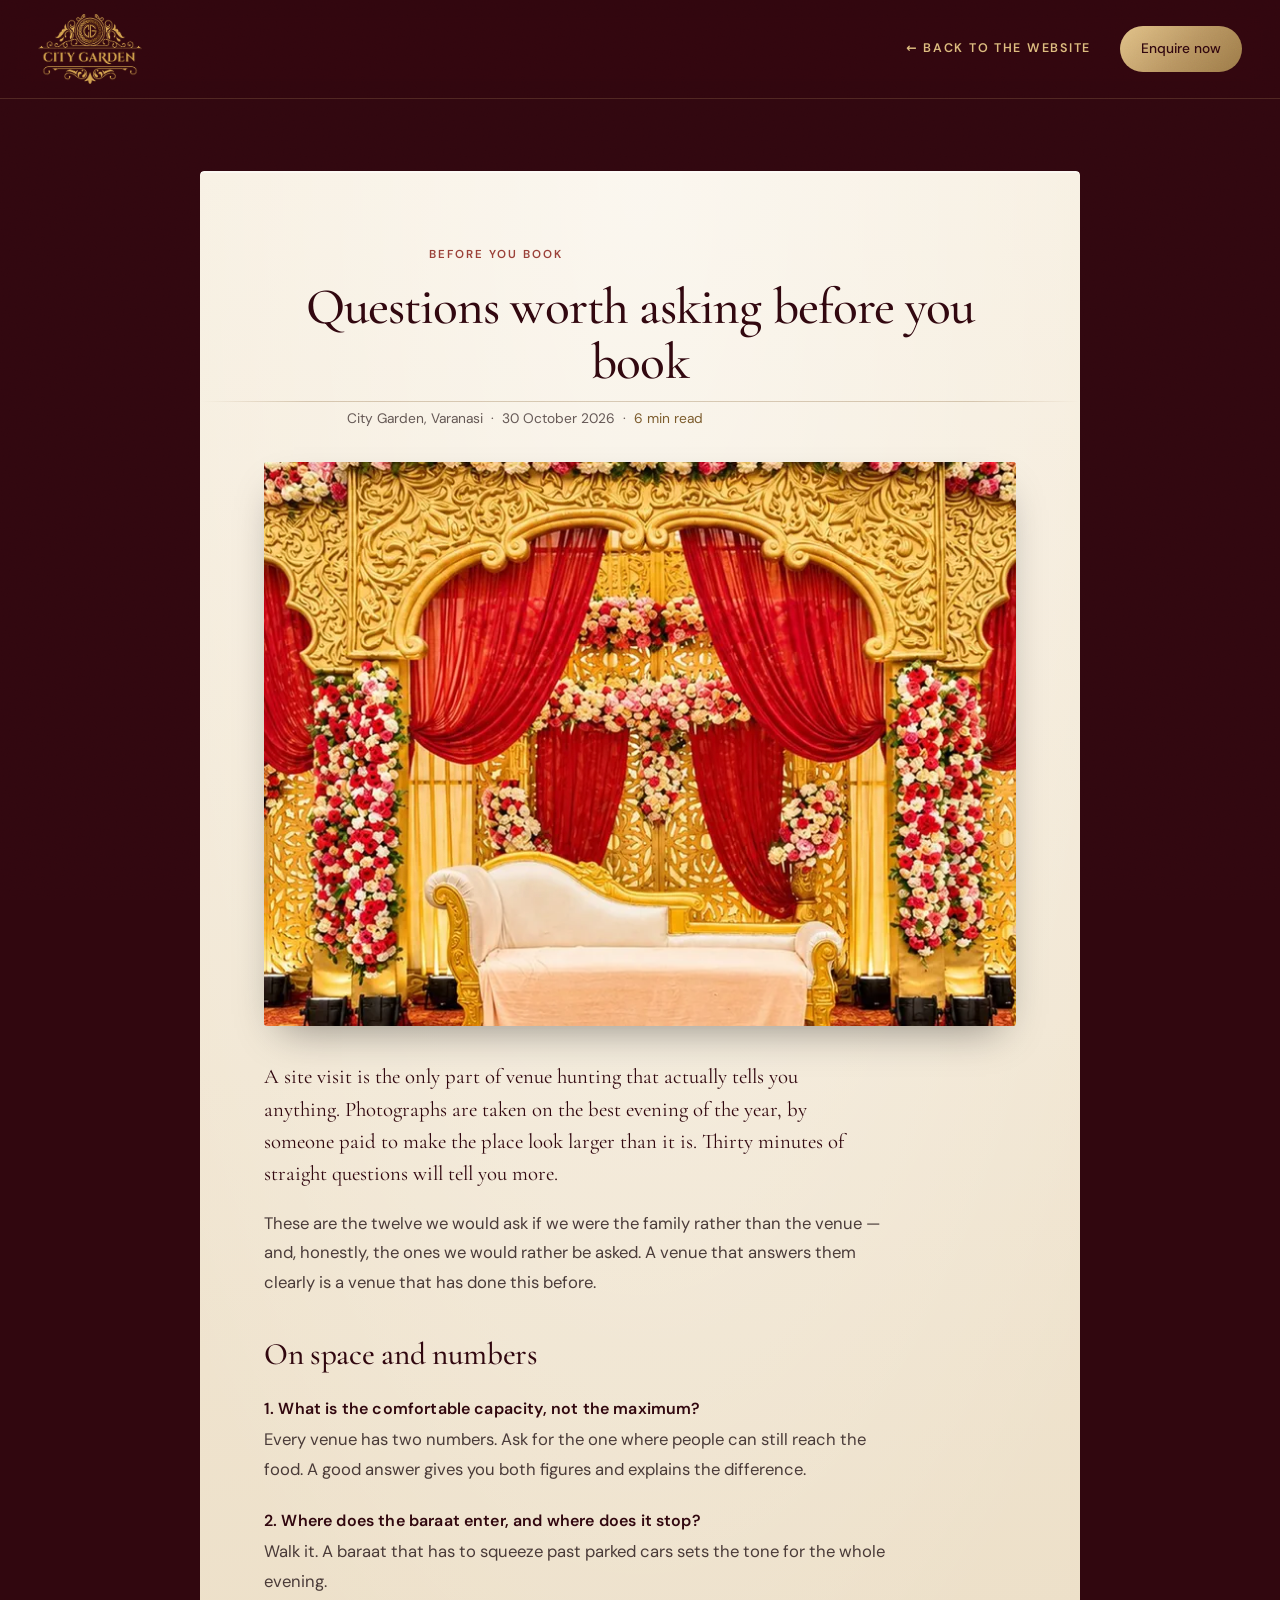
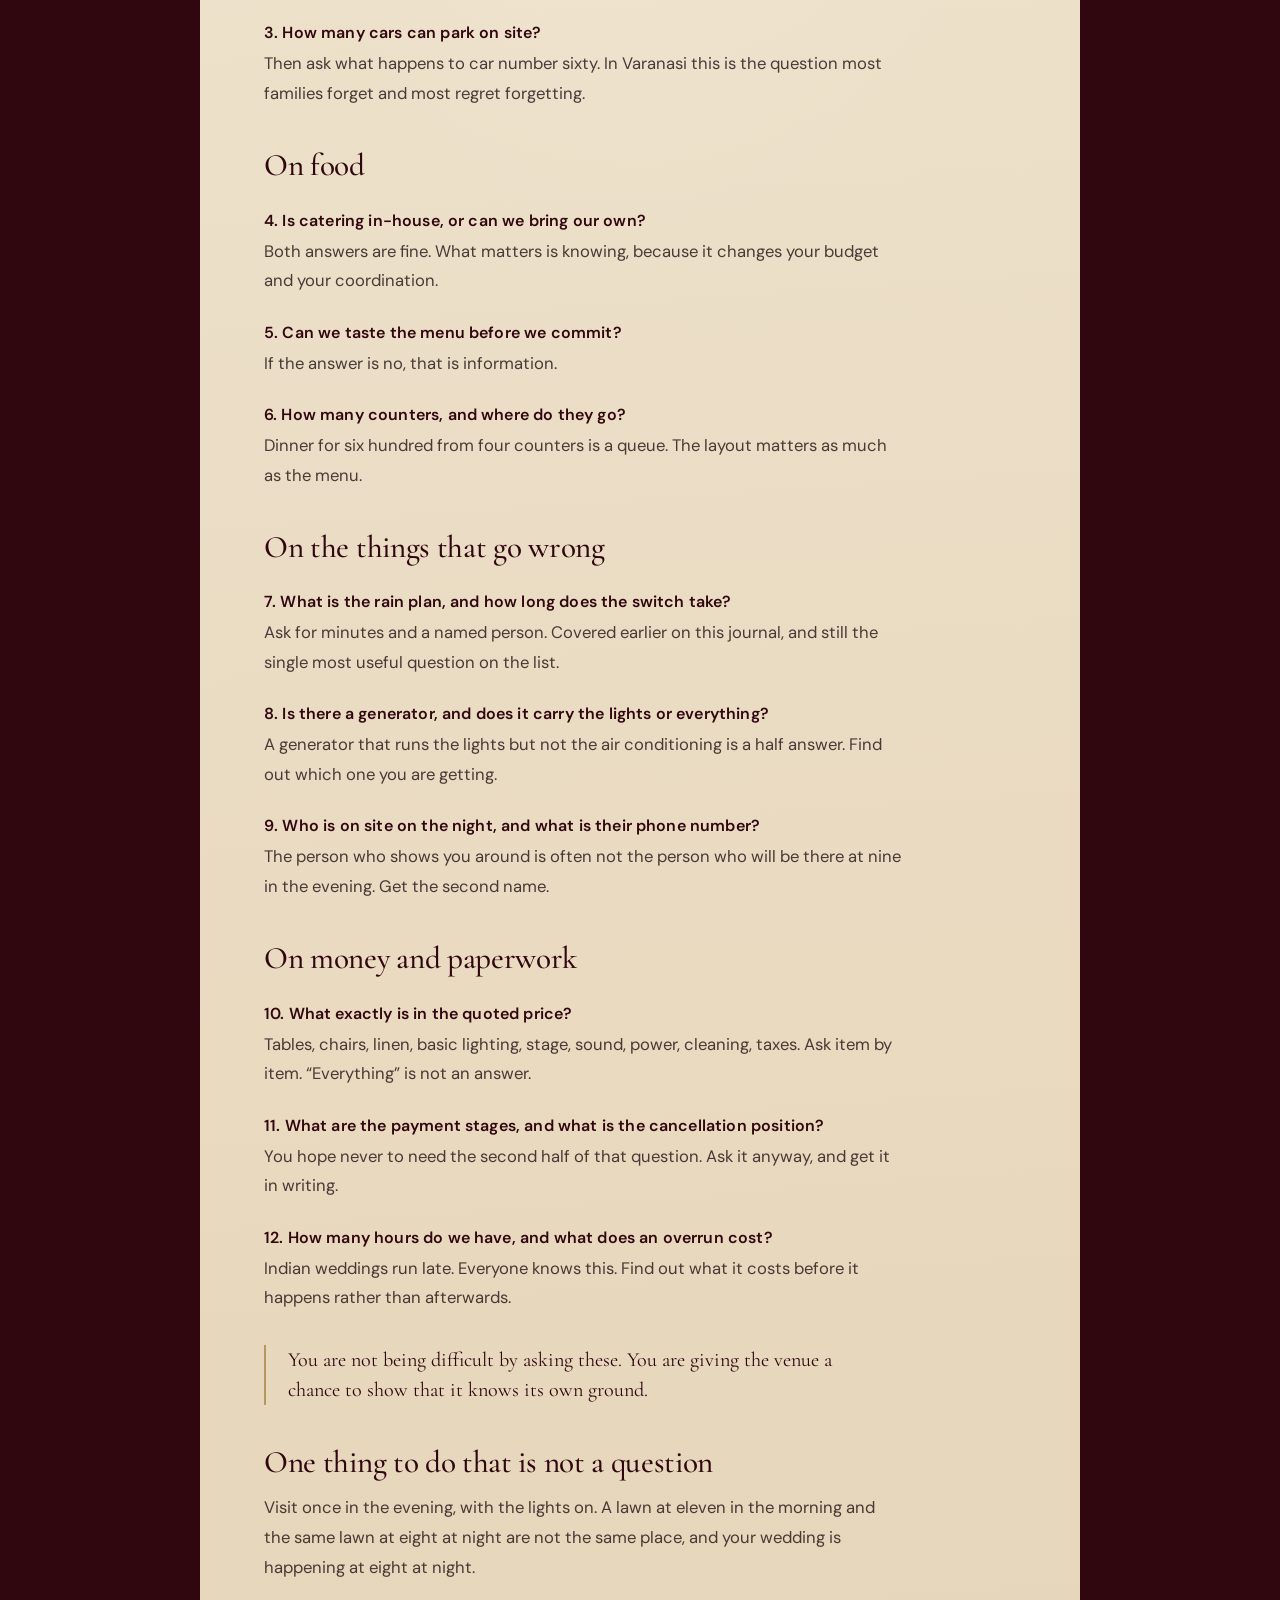
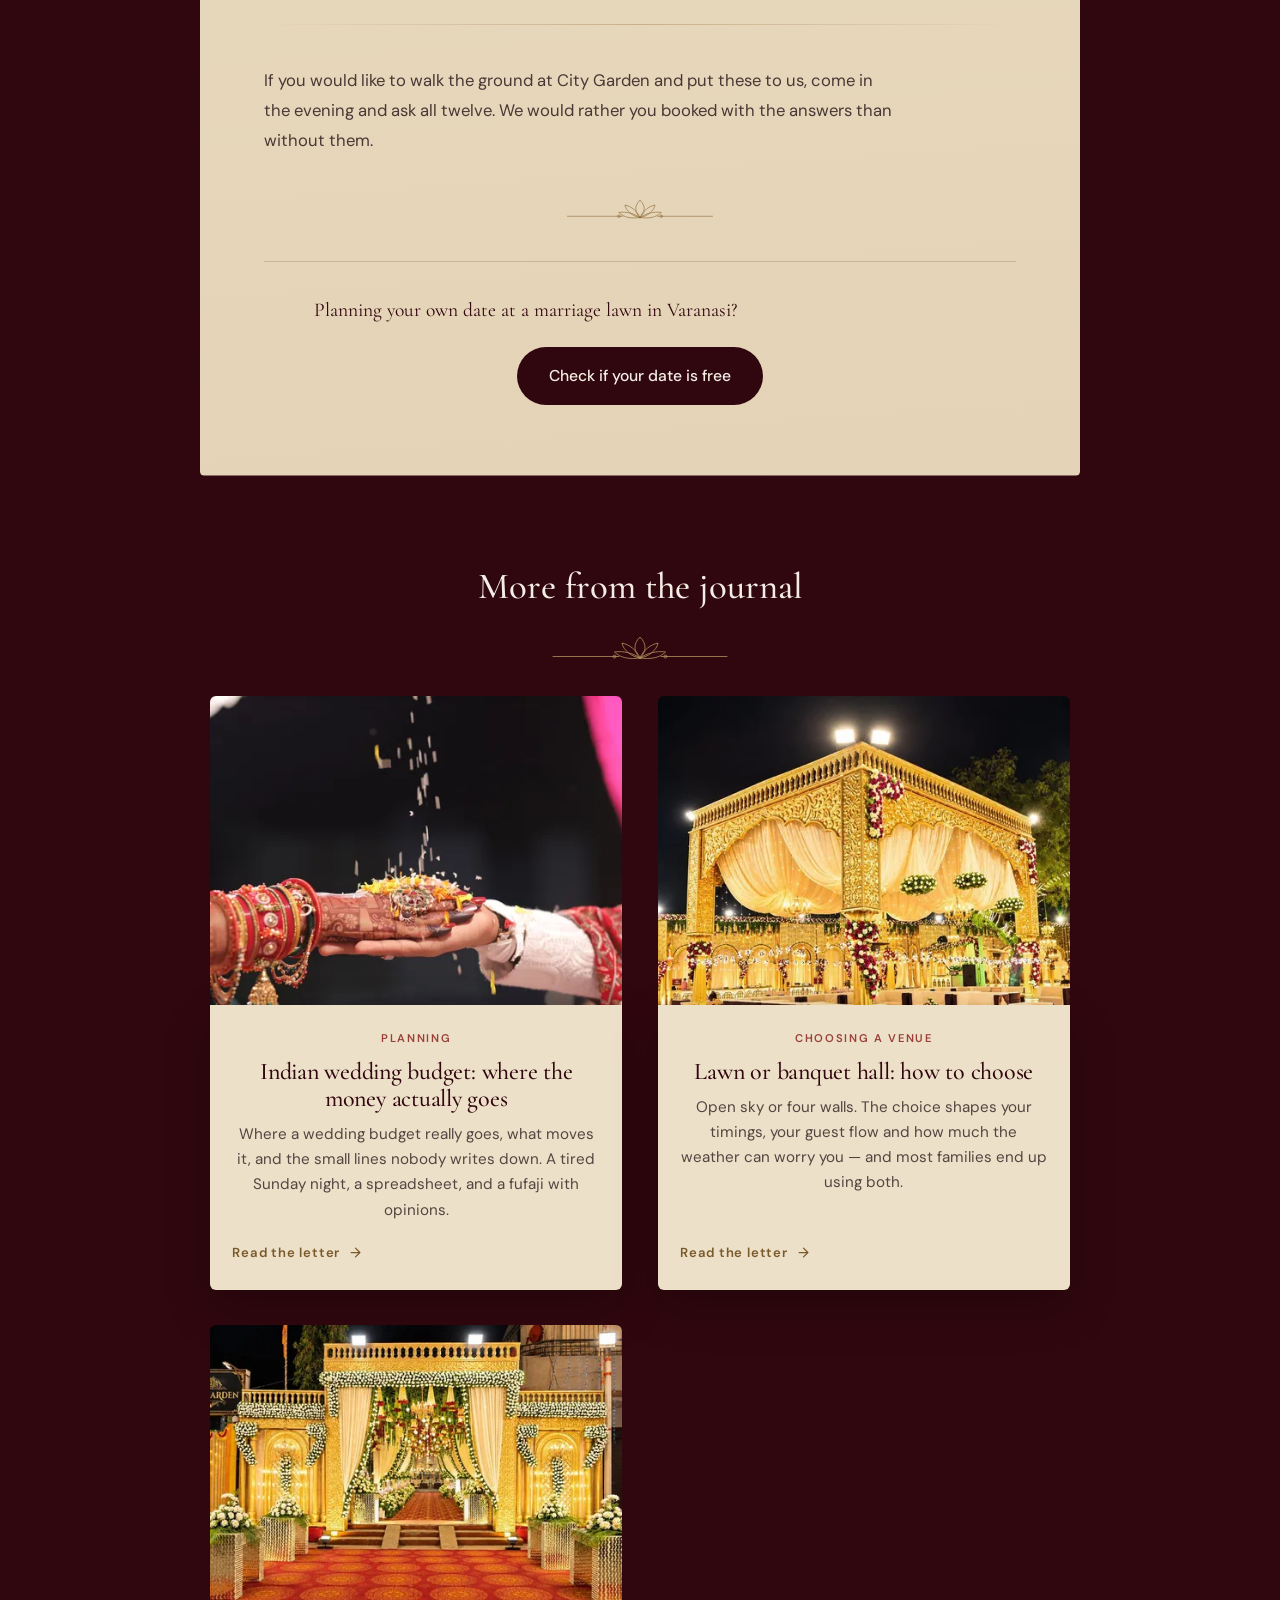
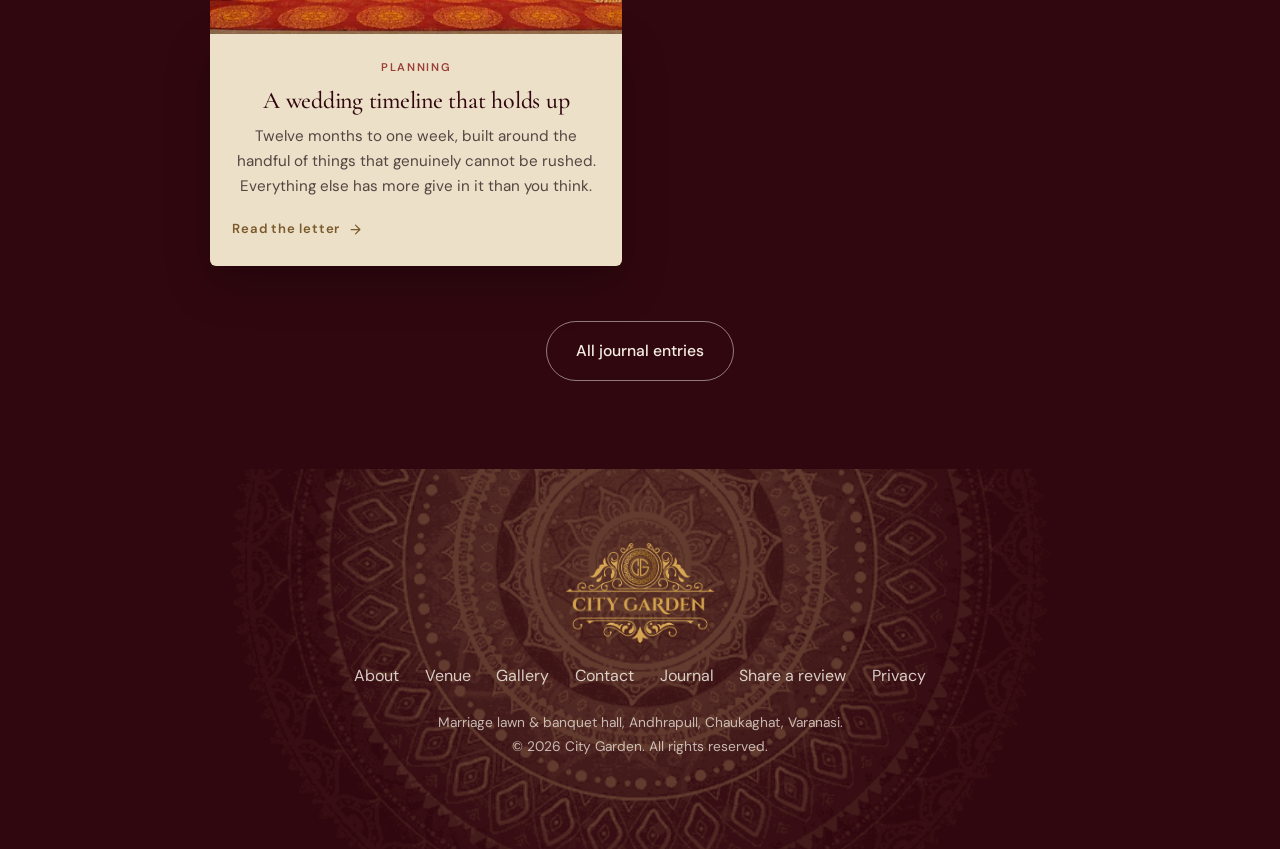
<file: blog/questions-before-booking-a-venue/index.html>
<!DOCTYPE html>
<html lang="en-IN">
<head>
<meta charset="utf-8">
<meta name="viewport" content="width=device-width, initial-scale=1, viewport-fit=cover">
<title>Questions to Ask a Wedding Venue in Varanasi | City Garden</title>
<meta name="description" content="Twelve questions to ask on a site visit before booking a marriage lawn or banquet hall in Varanasi — on capacity, catering, parking, power and what the price includes.">
<meta name="theme-color" content="#31070F">
<link rel="canonical" href="https://www.citygarden.co.in/blog/questions-before-booking-a-venue/">
<meta property="og:title" content="Questions to Ask a Wedding Venue in Varanasi | City Garden">
<meta property="og:description" content="Twelve questions to ask on a site visit before booking a marriage lawn or banquet hall in Varanasi — on capacity, catering, parking, power and what the price includes.">
<meta property="og:type" content="article">
<meta property="og:url" content="https://www.citygarden.co.in/blog/questions-before-booking-a-venue/">
<meta property="og:site_name" content="City Garden">
<meta property="og:locale" content="en_IN">
<meta property="og:image" content="https://www.citygarden.co.in/images/blog-questions.jpg">
<meta name="twitter:card" content="summary_large_image">
<link rel="icon" href="../../images/logo-emblem.png">
<link rel="apple-touch-icon" href="../../images/logo-emblem.png">
<link rel="preload" as="font" type="font/woff2" href="../../fonts/cormorant-garamond-latin-500-normal.woff2" crossorigin>
<link rel="preload" as="font" type="font/woff2" href="../../fonts/dm-sans-latin-400-normal.woff2" crossorigin>
<link rel="stylesheet" href="../../css/style.css">
<link rel="stylesheet" href="../../css/journal.css">
<!-- Reveals and the letter unfold are opt-in: this class is what switches them on, so a
     page whose scripts never run shows its content rather than a blank sheet. -->
<script>document.documentElement.className+=' cg-js'</script>
</head>
<body class="jbody deco" data-theme="dark">
<div class="jprog" id="prog" aria-hidden="true"></div>
<svg width="0" height="0" style="position:absolute" aria-hidden="true"><symbol id="lotus" viewBox="0 0 240 40"><g fill="none" stroke="currentColor" stroke-width="1" stroke-linecap="round"><path d="M4,30 H92"/><path d="M148,30 H236"/><path d="M120,32 C112,24 110,14 120,4 C130,14 128,24 120,32Z"/><path d="M120,32 C108,30 98,22 96,12 C106,14 116,22 120,32Z"/><path d="M120,32 C132,30 142,22 144,12 C134,14 124,22 120,32Z"/><path d="M120,32 C106,34 94,32 86,24 C98,22 112,26 120,32Z"/><path d="M120,32 C134,34 146,32 154,24 C142,22 128,26 120,32Z"/><circle cx="86" cy="30" r="2"/><circle cx="154" cy="30" r="2"/></g></symbol></svg>
<header class="jnav">
  <a class="jnav-logo" href="../../" aria-label="City Garden, home"><img src="../../images/logo-nav.png" alt="City Garden" width="260" height="173"></a>
  <div class="jnav-right">
    <a class="jnav-back" href="../../">&larr; Back to the website</a>
    <a class="btn btn-gold" href="../../#contact"><span>Enquire now</span></a>
  </div>
</header>

<main class="jmain">
  <div class="letter-stage">
    <article class="letter">
      <div class="letter-seal" aria-hidden="true"><span>CG</span></div>
      <div class="letter-in">
        <p class="letter-kicker">Before you book</p>
        <h1>Questions worth asking before you book</h1>
        <p class="letter-byline">City Garden, Varanasi &nbsp;&middot;&nbsp; <time datetime="2026-10-30">30 October 2026</time> &nbsp;&middot;&nbsp; <span>6 min read</span></p>

        <figure class="letter-fig">
          <picture>
            <source type="image/webp" srcset="../../images/blog-questions-m.webp 480w, ../../images/blog-questions.webp 760w" sizes="(min-width:900px) 800px, 92vw">
            <img src="../../images/blog-questions.jpg" srcset="../../images/blog-questions-m.jpg 480w, ../../images/blog-questions.jpg 760w" sizes="(min-width:900px) 800px, 92vw" alt="A decorated mandap inside the banquet hall at City Garden, Varanasi" width="760" height="570" fetchpriority="high" decoding="async">
          </picture>
        </figure>

        <div class="prose"><p>A site visit is the only part of venue hunting that actually tells you anything. Photographs are taken on the best evening of the year, by someone paid to make the place look larger than it is. Thirty minutes of straight questions will tell you more.</p>

<p>These are the twelve we would ask if we were the family rather than the venue &mdash; and, honestly, the ones we would rather be asked. A venue that answers them clearly is a venue that has done this before.</p>

<h2>On space and numbers</h2>

<h3>1. What is the comfortable capacity, not the maximum?</h3>
<p>Every venue has two numbers. Ask for the one where people can still reach the food. A good answer gives you both figures and explains the difference.</p>

<h3>2. Where does the baraat enter, and where does it stop?</h3>
<p>Walk it. A baraat that has to squeeze past parked cars sets the tone for the whole evening.</p>

<h3>3. How many cars can park on site?</h3>
<p>Then ask what happens to car number sixty. In Varanasi this is the question most families forget and most regret forgetting.</p>

<h2>On food</h2>

<h3>4. Is catering in-house, or can we bring our own?</h3>
<p>Both answers are fine. What matters is knowing, because it changes your budget and your coordination.</p>

<h3>5. Can we taste the menu before we commit?</h3>
<p>If the answer is no, that is information.</p>

<h3>6. How many counters, and where do they go?</h3>
<p>Dinner for six hundred from four counters is a queue. The layout matters as much as the menu.</p>

<h2>On the things that go wrong</h2>

<h3>7. What is the rain plan, and how long does the switch take?</h3>
<p>Ask for minutes and a named person. Covered earlier on this journal, and still the single most useful question on the list.</p>

<h3>8. Is there a generator, and does it carry the lights or everything?</h3>
<p>A generator that runs the lights but not the air conditioning is a half answer. Find out which one you are getting.</p>

<h3>9. Who is on site on the night, and what is their phone number?</h3>
<p>The person who shows you around is often not the person who will be there at nine in the evening. Get the second name.</p>

<h2>On money and paperwork</h2>

<h3>10. What exactly is in the quoted price?</h3>
<p>Tables, chairs, linen, basic lighting, stage, sound, power, cleaning, taxes. Ask item by item. &ldquo;Everything&rdquo; is not an answer.</p>

<h3>11. What are the payment stages, and what is the cancellation position?</h3>
<p>You hope never to need the second half of that question. Ask it anyway, and get it in writing.</p>

<h3>12. How many hours do we have, and what does an overrun cost?</h3>
<p>Indian weddings run late. Everyone knows this. Find out what it costs before it happens rather than afterwards.</p>

<blockquote><p>You are not being difficult by asking these. You are giving the venue a chance to show that it knows its own ground.</p></blockquote>

<h2>One thing to do that is not a question</h2>

<p>Visit once in the evening, with the lights on. A lawn at eleven in the morning and the same lawn at eight at night are not the same place, and your wedding is happening at eight at night.</p>

<hr>

<p>If you would like to walk the ground at City Garden and put these to us, come in the evening and ask all twelve. We would rather you booked with the answers than without them.</p></div>

        <svg class="orn letter-end" aria-hidden="true"><use href="#lotus"/></svg>

        <div class="letter-cta">
          <p>Planning your own date at a marriage lawn in Varanasi?</p>
          <a class="btn btn-wine" href="../../#contact"><span>Check if your date is free</span></a>
        </div>
      </div>
    </article>
  </div>

  <section class="jmore">
    <div class="wrap center">
      <h2 class="jr">More from the journal</h2>
      <svg class="orn" aria-hidden="true"><use href="#lotus"/></svg>
    </div>
    <div class="jlist">
      <article class="jcard jr" data-delay="220">
        <a href="../../blog/indian-wedding-budget/">
          <div class="jcard-media"><picture>
            <source type="image/webp" srcset="../../images/blog-budget-m.webp 480w, ../../images/blog-budget.webp 760w" sizes="(min-width:1080px) 400px, (min-width:760px) 44vw, 90vw">
            <img src="../../images/blog-budget.jpg" srcset="../../images/blog-budget-m.jpg 480w, ../../images/blog-budget.jpg 760w" sizes="(min-width:1080px) 400px, (min-width:760px) 44vw, 90vw" alt="" width="760" height="570" loading="lazy" decoding="async">
          </picture></div>
          <div class="jcard-body">
            <p class="jcard-meta">Planning</p>
            <h3 class="jcard-title">Indian wedding budget: where the money actually goes</h3>
            <p class="jcard-excerpt">Where a wedding budget really goes, what moves it, and the small lines nobody writes down. A tired Sunday night, a spreadsheet, and a fufaji with opinions.</p>
            <span class="jcard-more">Read the letter <svg width="15" height="15" viewBox="0 0 24 24" fill="none" stroke="currentColor" stroke-width="2" stroke-linecap="round" stroke-linejoin="round" aria-hidden="true"><path d="M5 12h13"/><path d="m12 5 7 7-7 7"/></svg></span>
          </div>
        </a>
      </article>
      <article class="jcard jr" data-delay="0">
        <a href="../../blog/lawn-or-banquet-hall/">
          <div class="jcard-media"><picture>
            <source type="image/webp" srcset="../../images/blog-lawn-m.webp 480w, ../../images/blog-lawn.webp 760w" sizes="(min-width:1080px) 400px, (min-width:760px) 44vw, 90vw">
            <img src="../../images/blog-lawn.jpg" srcset="../../images/blog-lawn-m.jpg 480w, ../../images/blog-lawn.jpg 760w" sizes="(min-width:1080px) 400px, (min-width:760px) 44vw, 90vw" alt="" width="760" height="570" loading="lazy" decoding="async">
          </picture></div>
          <div class="jcard-body">
            <p class="jcard-meta">Choosing a venue</p>
            <h3 class="jcard-title">Lawn or banquet hall: how to choose</h3>
            <p class="jcard-excerpt">Open sky or four walls. The choice shapes your timings, your guest flow and how much the weather can worry you &mdash; and most families end up using both.</p>
            <span class="jcard-more">Read the letter <svg width="15" height="15" viewBox="0 0 24 24" fill="none" stroke="currentColor" stroke-width="2" stroke-linecap="round" stroke-linejoin="round" aria-hidden="true"><path d="M5 12h13"/><path d="m12 5 7 7-7 7"/></svg></span>
          </div>
        </a>
      </article>
      <article class="jcard jr" data-delay="110">
        <a href="../../blog/wedding-planning-timeline/">
          <div class="jcard-media"><picture>
            <source type="image/webp" srcset="../../images/blog-timeline-m.webp 480w, ../../images/blog-timeline.webp 760w" sizes="(min-width:1080px) 400px, (min-width:760px) 44vw, 90vw">
            <img src="../../images/blog-timeline.jpg" srcset="../../images/blog-timeline-m.jpg 480w, ../../images/blog-timeline.jpg 760w" sizes="(min-width:1080px) 400px, (min-width:760px) 44vw, 90vw" alt="" width="760" height="570" loading="lazy" decoding="async">
          </picture></div>
          <div class="jcard-body">
            <p class="jcard-meta">Planning</p>
            <h3 class="jcard-title">A wedding timeline that holds up</h3>
            <p class="jcard-excerpt">Twelve months to one week, built around the handful of things that genuinely cannot be rushed. Everything else has more give in it than you think.</p>
            <span class="jcard-more">Read the letter <svg width="15" height="15" viewBox="0 0 24 24" fill="none" stroke="currentColor" stroke-width="2" stroke-linecap="round" stroke-linejoin="round" aria-hidden="true"><path d="M5 12h13"/><path d="m12 5 7 7-7 7"/></svg></span>
          </div>
        </a>
      </article>
    </div>
    <div class="wrap center">
      <a class="btn btn-ghost" href="../../blog/"><span>All journal entries</span></a>
    </div>
  </section>
</main>

<footer class="jfoot">
  <div class="mandala jfoot-mandala" aria-hidden="true"><i></i><i></i><i></i></div>
  <div class="wrap jfoot-in">
    <img src="../../images/logo.png" alt="City Garden" width="760" height="506" loading="lazy">
    <nav class="footer-links" aria-label="Footer"><a href="../../#about">About</a><a href="../../#venue">Venue</a><a href="../../#gallery">Gallery</a><a href="../../#contact">Contact</a><a href="../../blog/">Journal</a><a href="../../review/">Share a review</a><a href="../../privacy/">Privacy</a></nav>
    <p class="small">Marriage lawn &amp; banquet hall, Andhrapull, Chaukaghat, Varanasi.<br>&copy; <span id="y">2026</span> City Garden. All rights reserved.</p>
  </div>
</footer>
<script type="application/ld+json">{"@context": "https://schema.org", "@type": "BlogPosting", "headline": "Questions worth asking before you book", "description": "Twelve questions to ask on a site visit before booking a marriage lawn or banquet hall in Varanasi — on capacity, catering, parking, power and what the price includes.", "datePublished": "2026-10-30", "image": "https://www.citygarden.co.in/images/blog-questions.jpg", "mainEntityOfPage": "https://www.citygarden.co.in/blog/questions-before-booking-a-venue/", "author": {"@type": "Organization", "name": "City Garden"}, "publisher": {"@type": "Organization", "name": "City Garden", "logo": {"@type": "ImageObject", "url": "https://www.citygarden.co.in/images/logo.png"}}}</script>
<script>
(function(){
  var d=document,b=d.body;

  /* Reading line along the top. rAF-throttled so scrolling stays cheap. */
  var bar=d.getElementById('prog'),q=0;
  if(bar)addEventListener('scroll',function(){
    if(q)return;
    q=requestAnimationFrame(function(){
      q=0;var m=d.documentElement.scrollHeight-innerHeight;
      bar.style.transform='scaleX('+(m>0?Math.min(1,scrollY/m):0)+')';
    });
  },{passive:true});

  /* Scroll reveals. Same idea as the home page, kept small because these pages
     deliberately do not load js/main.js. */
  var els=[].slice.call(d.querySelectorAll('.jr'));
  if(els.length){
    if('IntersectionObserver' in window){
      var io=new IntersectionObserver(function(es){
        es.forEach(function(e){
          if(!e.isIntersecting)return;
          var el=e.target;
          setTimeout(function(){el.classList.add('in')},+(el.getAttribute('data-delay')||0));
          io.unobserve(el);
        });
      },{rootMargin:'0px 0px -12% 0px'});
      els.forEach(function(e){io.observe(e)});
    }else{
      els.forEach(function(e){e.classList.add('in')});
    }
  }

  /* The letter. Two independent triggers, because a letter that never unfolds is
     a page with no words on it. */
  var L=d.querySelector('.letter');
  if(L){
    var open=function(){
      if(b.classList.contains('unfold'))return;
      b.classList.add('unfold');
      setTimeout(function(){L.classList.add('flat')},2200);
    };
    /* Held closed for a beat so the sealed letter is actually seen, then opened.
       The second timer is a backstop: a letter that never unfolds is a page
       with no words on it. */
    setTimeout(open,620);
    setTimeout(open,1600);
  }

  var y=d.getElementById('y');if(y)y.textContent=new Date().getFullYear();
})();
</script>
</body>
</html>
</file>
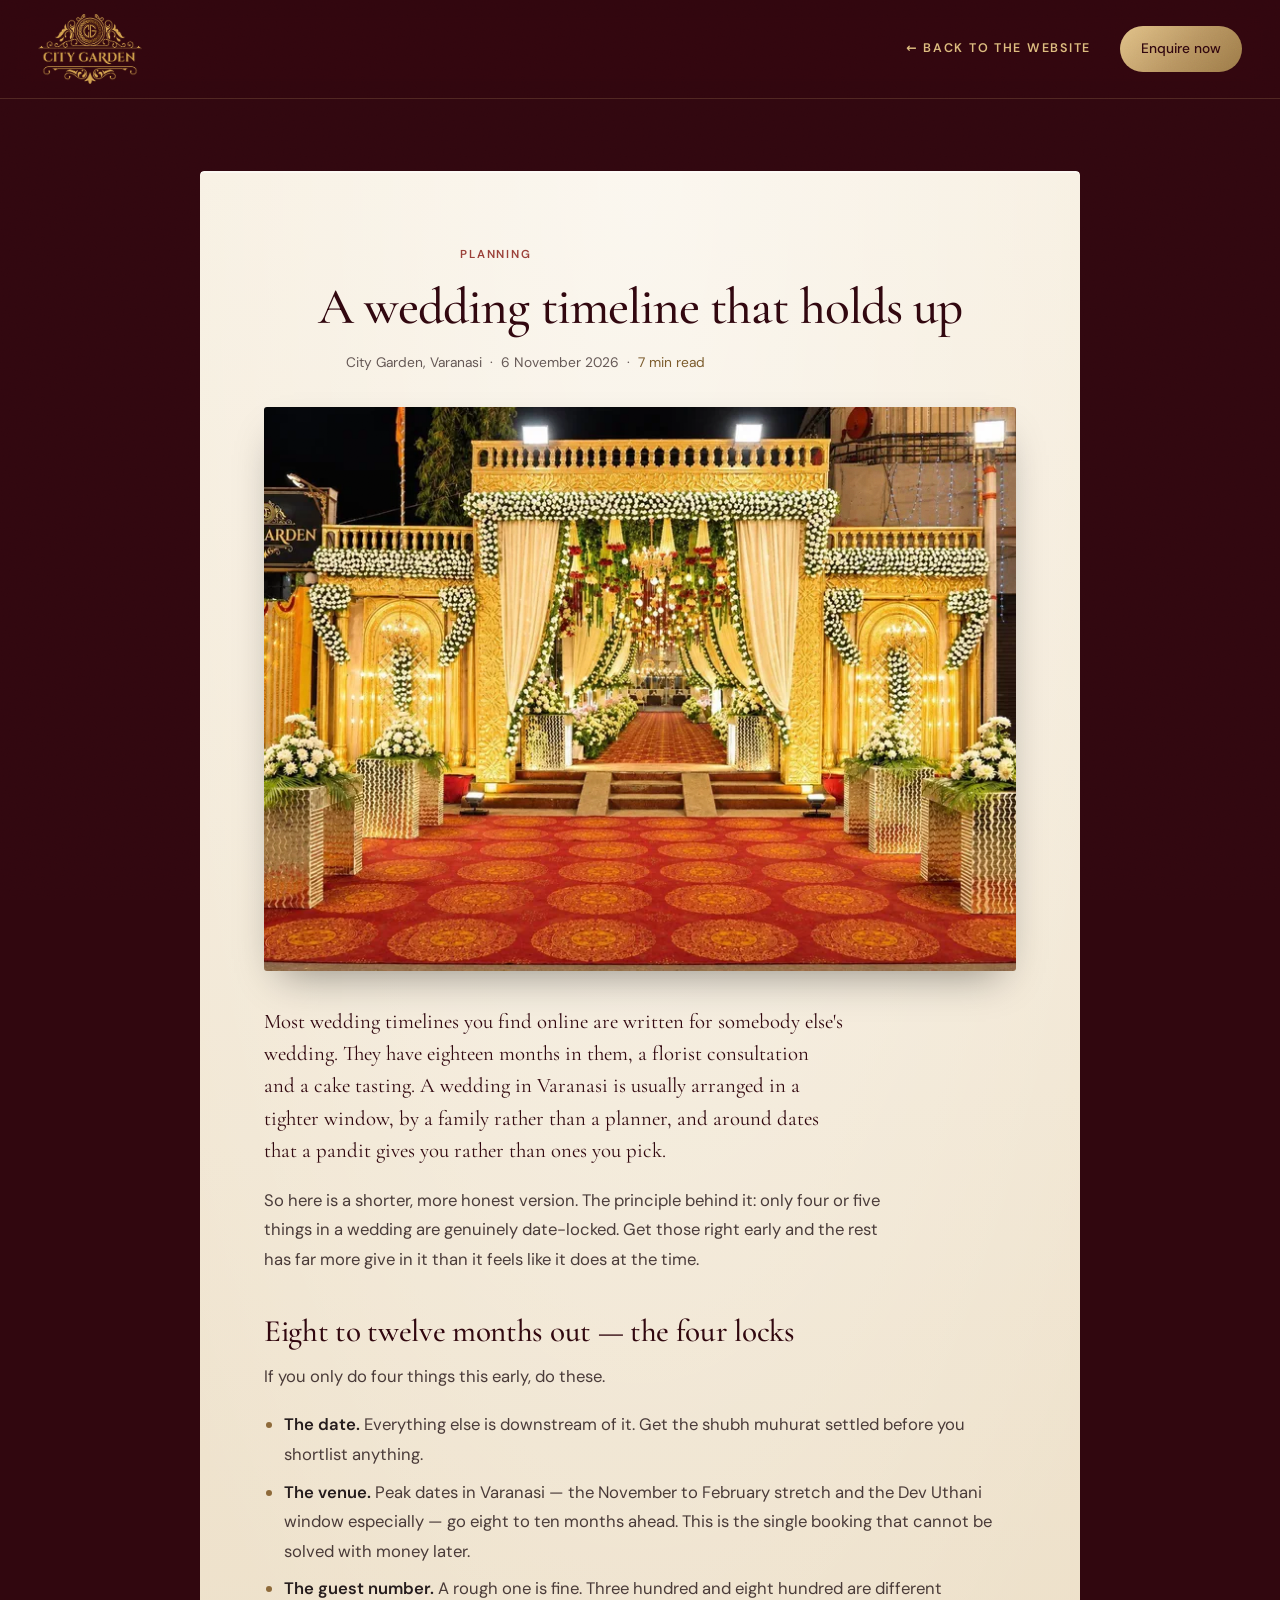
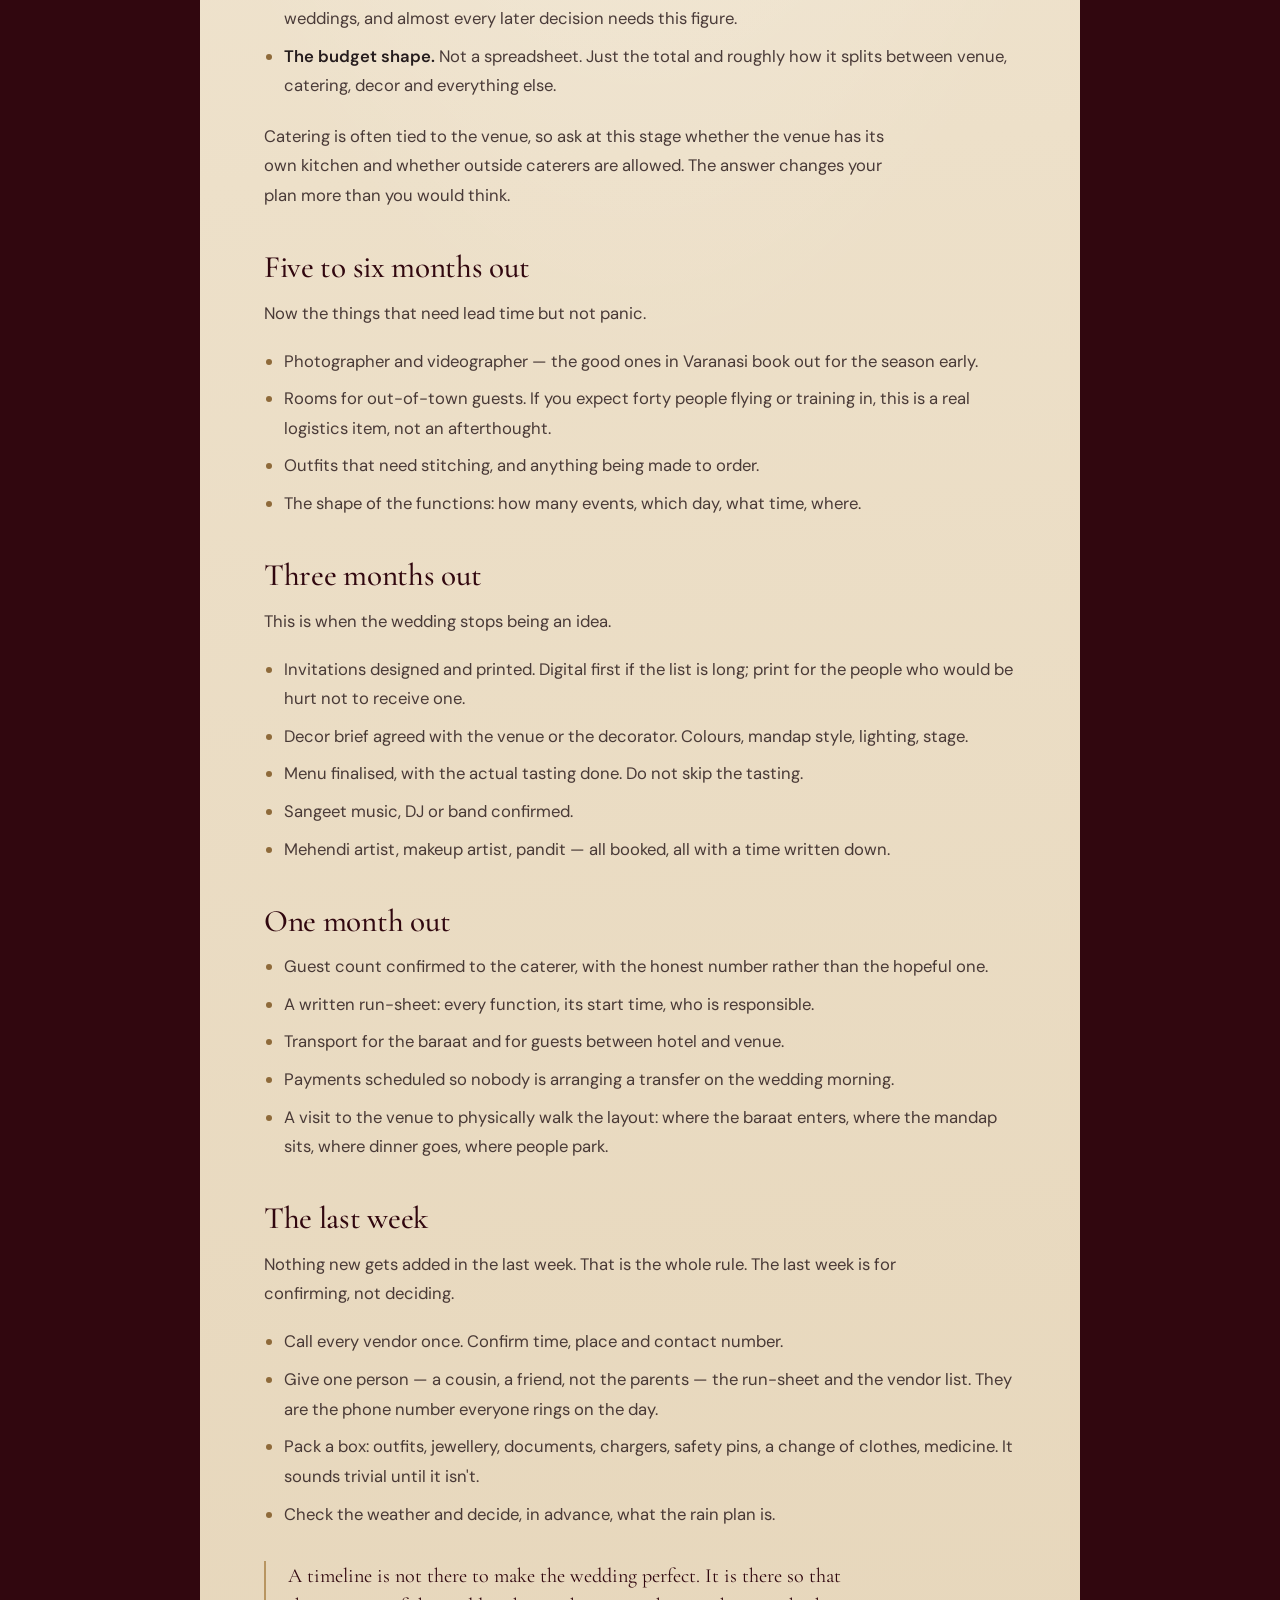
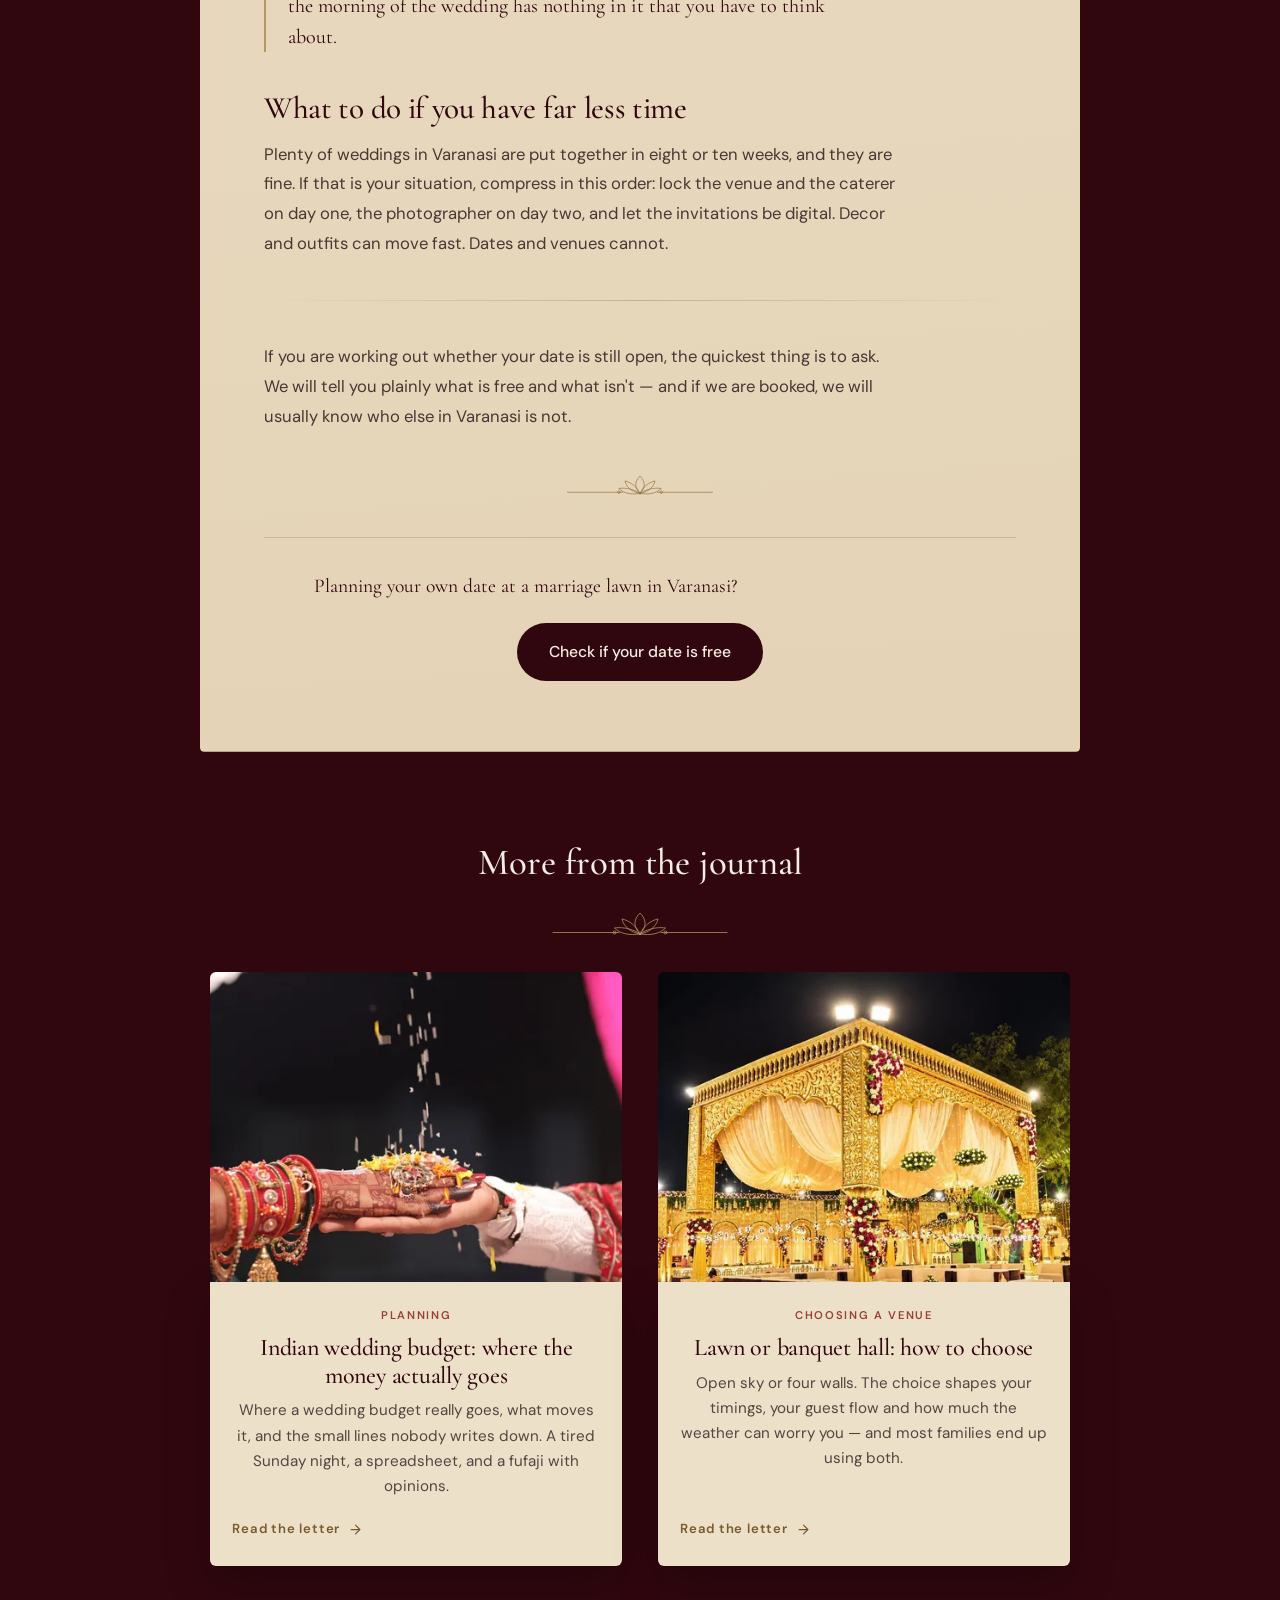
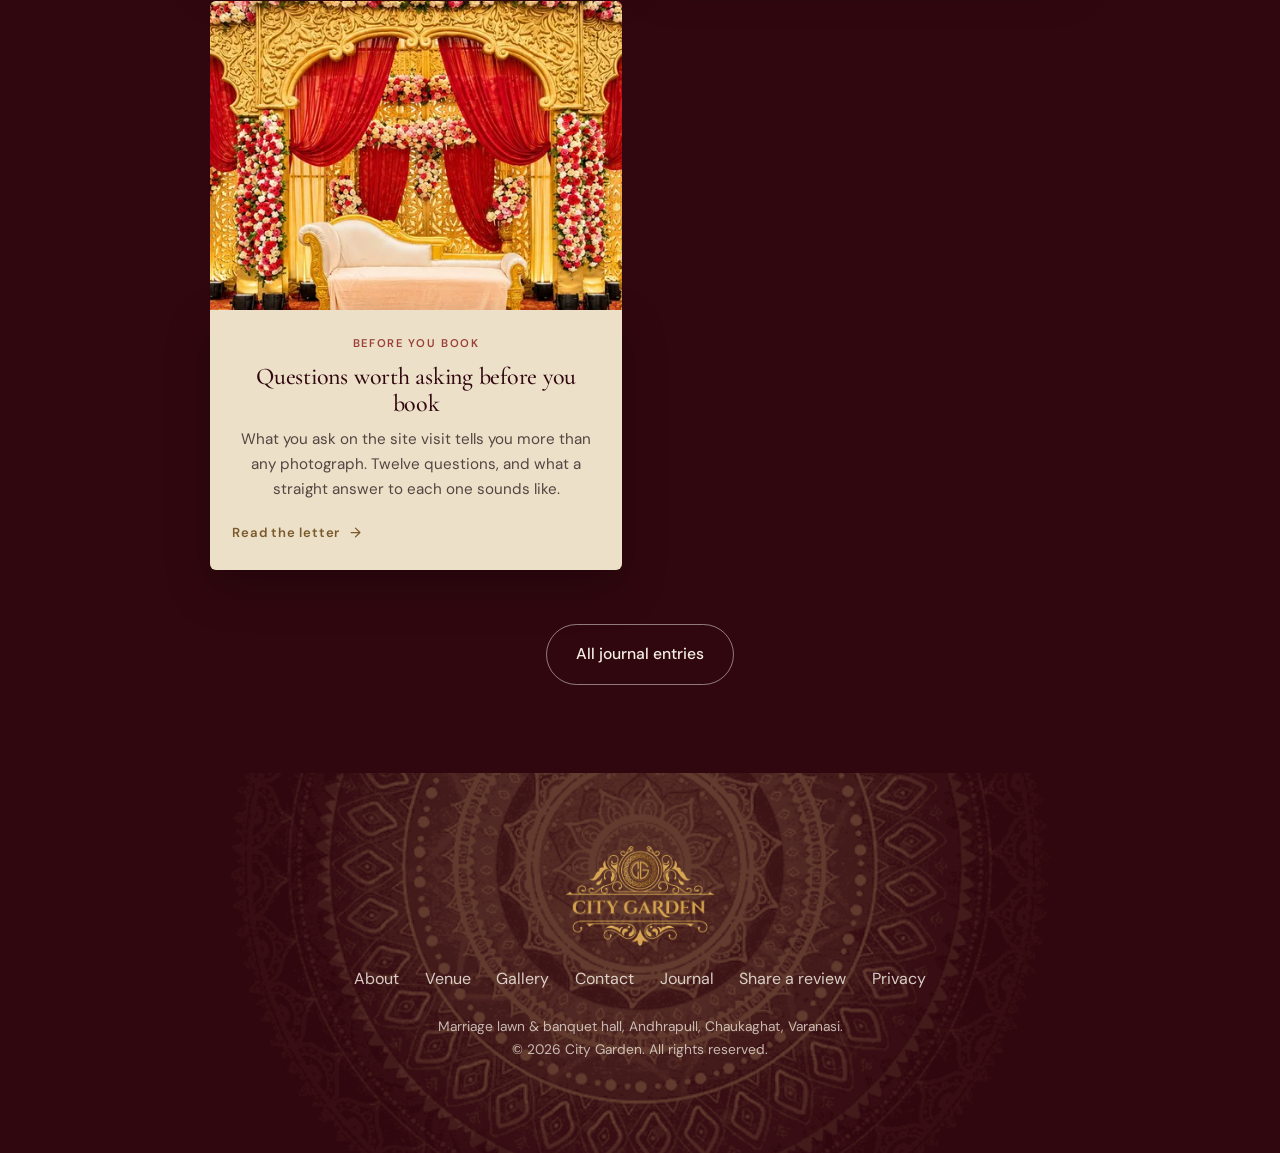
<file: blog/wedding-planning-timeline/index.html>
<!DOCTYPE html>
<html lang="en-IN">
<head>
<meta charset="utf-8">
<meta name="viewport" content="width=device-width, initial-scale=1, viewport-fit=cover">
<title>Wedding Planning Timeline for a Varanasi Wedding | City Garden</title>
<meta name="description" content="A month-by-month wedding planning timeline for a wedding in Varanasi — when to book the venue, caterer and rooms, and what can safely wait until the last weeks.">
<meta name="theme-color" content="#31070F">
<link rel="canonical" href="https://www.citygarden.co.in/blog/wedding-planning-timeline/">
<meta property="og:title" content="Wedding Planning Timeline for a Varanasi Wedding | City Garden">
<meta property="og:description" content="A month-by-month wedding planning timeline for a wedding in Varanasi — when to book the venue, caterer and rooms, and what can safely wait until the last weeks.">
<meta property="og:type" content="article">
<meta property="og:url" content="https://www.citygarden.co.in/blog/wedding-planning-timeline/">
<meta property="og:site_name" content="City Garden">
<meta property="og:locale" content="en_IN">
<meta property="og:image" content="https://www.citygarden.co.in/images/blog-timeline.jpg">
<meta name="twitter:card" content="summary_large_image">
<link rel="icon" href="../../images/logo-emblem.png">
<link rel="apple-touch-icon" href="../../images/logo-emblem.png">
<link rel="preload" as="font" type="font/woff2" href="../../fonts/cormorant-garamond-latin-500-normal.woff2" crossorigin>
<link rel="preload" as="font" type="font/woff2" href="../../fonts/dm-sans-latin-400-normal.woff2" crossorigin>
<link rel="stylesheet" href="../../css/style.css">
<link rel="stylesheet" href="../../css/journal.css">
<!-- Reveals and the letter unfold are opt-in: this class is what switches them on, so a
     page whose scripts never run shows its content rather than a blank sheet. -->
<script>document.documentElement.className+=' cg-js'</script>
</head>
<body class="jbody deco" data-theme="dark">
<div class="jprog" id="prog" aria-hidden="true"></div>
<svg width="0" height="0" style="position:absolute" aria-hidden="true"><symbol id="lotus" viewBox="0 0 240 40"><g fill="none" stroke="currentColor" stroke-width="1" stroke-linecap="round"><path d="M4,30 H92"/><path d="M148,30 H236"/><path d="M120,32 C112,24 110,14 120,4 C130,14 128,24 120,32Z"/><path d="M120,32 C108,30 98,22 96,12 C106,14 116,22 120,32Z"/><path d="M120,32 C132,30 142,22 144,12 C134,14 124,22 120,32Z"/><path d="M120,32 C106,34 94,32 86,24 C98,22 112,26 120,32Z"/><path d="M120,32 C134,34 146,32 154,24 C142,22 128,26 120,32Z"/><circle cx="86" cy="30" r="2"/><circle cx="154" cy="30" r="2"/></g></symbol></svg>
<header class="jnav">
  <a class="jnav-logo" href="../../" aria-label="City Garden, home"><img src="../../images/logo-nav.png" alt="City Garden" width="260" height="173"></a>
  <div class="jnav-right">
    <a class="jnav-back" href="../../">&larr; Back to the website</a>
    <a class="btn btn-gold" href="../../#contact"><span>Enquire now</span></a>
  </div>
</header>

<main class="jmain">
  <div class="letter-stage">
    <article class="letter">
      <div class="letter-seal" aria-hidden="true"><span>CG</span></div>
      <div class="letter-in">
        <p class="letter-kicker">Planning</p>
        <h1>A wedding timeline that holds up</h1>
        <p class="letter-byline">City Garden, Varanasi &nbsp;&middot;&nbsp; <time datetime="2026-11-06">6 November 2026</time> &nbsp;&middot;&nbsp; <span>7 min read</span></p>

        <figure class="letter-fig">
          <picture>
            <source type="image/webp" srcset="../../images/blog-timeline-m.webp 480w, ../../images/blog-timeline.webp 760w" sizes="(min-width:900px) 800px, 92vw">
            <img src="../../images/blog-timeline.jpg" srcset="../../images/blog-timeline-m.jpg 480w, ../../images/blog-timeline.jpg 760w" sizes="(min-width:900px) 800px, 92vw" alt="The illuminated entrance corridor at City Garden, Varanasi, set for a baraat to arrive" width="760" height="570" fetchpriority="high" decoding="async">
          </picture>
        </figure>

        <div class="prose"><p>Most wedding timelines you find online are written for somebody else's wedding. They have eighteen months in them, a florist consultation and a cake tasting. A wedding in Varanasi is usually arranged in a tighter window, by a family rather than a planner, and around dates that a pandit gives you rather than ones you pick.</p>

<p>So here is a shorter, more honest version. The principle behind it: only four or five things in a wedding are genuinely date-locked. Get those right early and the rest has far more give in it than it feels like it does at the time.</p>

<h2>Eight to twelve months out — the four locks</h2>

<p>If you only do four things this early, do these.</p>

<ul>
  <li><strong>The date.</strong> Everything else is downstream of it. Get the shubh muhurat settled before you shortlist anything.</li>
  <li><strong>The venue.</strong> Peak dates in Varanasi &mdash; the November to February stretch and the Dev Uthani window especially &mdash; go eight to ten months ahead. This is the single booking that cannot be solved with money later.</li>
  <li><strong>The guest number.</strong> A rough one is fine. Three hundred and eight hundred are different weddings, and almost every later decision needs this figure.</li>
  <li><strong>The budget shape.</strong> Not a spreadsheet. Just the total and roughly how it splits between venue, catering, decor and everything else.</li>
</ul>

<p>Catering is often tied to the venue, so ask at this stage whether the venue has its own kitchen and whether outside caterers are allowed. The answer changes your plan more than you would think.</p>

<h2>Five to six months out</h2>

<p>Now the things that need lead time but not panic.</p>

<ul>
  <li>Photographer and videographer &mdash; the good ones in Varanasi book out for the season early.</li>
  <li>Rooms for out-of-town guests. If you expect forty people flying or training in, this is a real logistics item, not an afterthought.</li>
  <li>Outfits that need stitching, and anything being made to order.</li>
  <li>The shape of the functions: how many events, which day, what time, where.</li>
</ul>

<h2>Three months out</h2>

<p>This is when the wedding stops being an idea.</p>

<ul>
  <li>Invitations designed and printed. Digital first if the list is long; print for the people who would be hurt not to receive one.</li>
  <li>Decor brief agreed with the venue or the decorator. Colours, mandap style, lighting, stage.</li>
  <li>Menu finalised, with the actual tasting done. Do not skip the tasting.</li>
  <li>Sangeet music, DJ or band confirmed.</li>
  <li>Mehendi artist, makeup artist, pandit &mdash; all booked, all with a time written down.</li>
</ul>

<h2>One month out</h2>

<ul>
  <li>Guest count confirmed to the caterer, with the honest number rather than the hopeful one.</li>
  <li>A written run-sheet: every function, its start time, who is responsible.</li>
  <li>Transport for the baraat and for guests between hotel and venue.</li>
  <li>Payments scheduled so nobody is arranging a transfer on the wedding morning.</li>
  <li>A visit to the venue to physically walk the layout: where the baraat enters, where the mandap sits, where dinner goes, where people park.</li>
</ul>

<h2>The last week</h2>

<p>Nothing new gets added in the last week. That is the whole rule. The last week is for confirming, not deciding.</p>

<ul>
  <li>Call every vendor once. Confirm time, place and contact number.</li>
  <li>Give one person &mdash; a cousin, a friend, not the parents &mdash; the run-sheet and the vendor list. They are the phone number everyone rings on the day.</li>
  <li>Pack a box: outfits, jewellery, documents, chargers, safety pins, a change of clothes, medicine. It sounds trivial until it isn't.</li>
  <li>Check the weather and decide, in advance, what the rain plan is.</li>
</ul>

<blockquote><p>A timeline is not there to make the wedding perfect. It is there so that the morning of the wedding has nothing in it that you have to think about.</p></blockquote>

<h2>What to do if you have far less time</h2>

<p>Plenty of weddings in Varanasi are put together in eight or ten weeks, and they are fine. If that is your situation, compress in this order: lock the venue and the caterer on day one, the photographer on day two, and let the invitations be digital. Decor and outfits can move fast. Dates and venues cannot.</p>

<hr>

<p>If you are working out whether your date is still open, the quickest thing is to ask. We will tell you plainly what is free and what isn't &mdash; and if we are booked, we will usually know who else in Varanasi is not.</p></div>

        <svg class="orn letter-end" aria-hidden="true"><use href="#lotus"/></svg>

        <div class="letter-cta">
          <p>Planning your own date at a marriage lawn in Varanasi?</p>
          <a class="btn btn-wine" href="../../#contact"><span>Check if your date is free</span></a>
        </div>
      </div>
    </article>
  </div>

  <section class="jmore">
    <div class="wrap center">
      <h2 class="jr">More from the journal</h2>
      <svg class="orn" aria-hidden="true"><use href="#lotus"/></svg>
    </div>
    <div class="jlist">
      <article class="jcard jr" data-delay="220">
        <a href="../../blog/indian-wedding-budget/">
          <div class="jcard-media"><picture>
            <source type="image/webp" srcset="../../images/blog-budget-m.webp 480w, ../../images/blog-budget.webp 760w" sizes="(min-width:1080px) 400px, (min-width:760px) 44vw, 90vw">
            <img src="../../images/blog-budget.jpg" srcset="../../images/blog-budget-m.jpg 480w, ../../images/blog-budget.jpg 760w" sizes="(min-width:1080px) 400px, (min-width:760px) 44vw, 90vw" alt="" width="760" height="570" loading="lazy" decoding="async">
          </picture></div>
          <div class="jcard-body">
            <p class="jcard-meta">Planning</p>
            <h3 class="jcard-title">Indian wedding budget: where the money actually goes</h3>
            <p class="jcard-excerpt">Where a wedding budget really goes, what moves it, and the small lines nobody writes down. A tired Sunday night, a spreadsheet, and a fufaji with opinions.</p>
            <span class="jcard-more">Read the letter <svg width="15" height="15" viewBox="0 0 24 24" fill="none" stroke="currentColor" stroke-width="2" stroke-linecap="round" stroke-linejoin="round" aria-hidden="true"><path d="M5 12h13"/><path d="m12 5 7 7-7 7"/></svg></span>
          </div>
        </a>
      </article>
      <article class="jcard jr" data-delay="0">
        <a href="../../blog/lawn-or-banquet-hall/">
          <div class="jcard-media"><picture>
            <source type="image/webp" srcset="../../images/blog-lawn-m.webp 480w, ../../images/blog-lawn.webp 760w" sizes="(min-width:1080px) 400px, (min-width:760px) 44vw, 90vw">
            <img src="../../images/blog-lawn.jpg" srcset="../../images/blog-lawn-m.jpg 480w, ../../images/blog-lawn.jpg 760w" sizes="(min-width:1080px) 400px, (min-width:760px) 44vw, 90vw" alt="" width="760" height="570" loading="lazy" decoding="async">
          </picture></div>
          <div class="jcard-body">
            <p class="jcard-meta">Choosing a venue</p>
            <h3 class="jcard-title">Lawn or banquet hall: how to choose</h3>
            <p class="jcard-excerpt">Open sky or four walls. The choice shapes your timings, your guest flow and how much the weather can worry you &mdash; and most families end up using both.</p>
            <span class="jcard-more">Read the letter <svg width="15" height="15" viewBox="0 0 24 24" fill="none" stroke="currentColor" stroke-width="2" stroke-linecap="round" stroke-linejoin="round" aria-hidden="true"><path d="M5 12h13"/><path d="m12 5 7 7-7 7"/></svg></span>
          </div>
        </a>
      </article>
      <article class="jcard jr" data-delay="110">
        <a href="../../blog/questions-before-booking-a-venue/">
          <div class="jcard-media"><picture>
            <source type="image/webp" srcset="../../images/blog-questions-m.webp 480w, ../../images/blog-questions.webp 760w" sizes="(min-width:1080px) 400px, (min-width:760px) 44vw, 90vw">
            <img src="../../images/blog-questions.jpg" srcset="../../images/blog-questions-m.jpg 480w, ../../images/blog-questions.jpg 760w" sizes="(min-width:1080px) 400px, (min-width:760px) 44vw, 90vw" alt="" width="760" height="570" loading="lazy" decoding="async">
          </picture></div>
          <div class="jcard-body">
            <p class="jcard-meta">Before you book</p>
            <h3 class="jcard-title">Questions worth asking before you book</h3>
            <p class="jcard-excerpt">What you ask on the site visit tells you more than any photograph. Twelve questions, and what a straight answer to each one sounds like.</p>
            <span class="jcard-more">Read the letter <svg width="15" height="15" viewBox="0 0 24 24" fill="none" stroke="currentColor" stroke-width="2" stroke-linecap="round" stroke-linejoin="round" aria-hidden="true"><path d="M5 12h13"/><path d="m12 5 7 7-7 7"/></svg></span>
          </div>
        </a>
      </article>
    </div>
    <div class="wrap center">
      <a class="btn btn-ghost" href="../../blog/"><span>All journal entries</span></a>
    </div>
  </section>
</main>

<footer class="jfoot">
  <div class="mandala jfoot-mandala" aria-hidden="true"><i></i><i></i><i></i></div>
  <div class="wrap jfoot-in">
    <img src="../../images/logo.png" alt="City Garden" width="760" height="506" loading="lazy">
    <nav class="footer-links" aria-label="Footer"><a href="../../#about">About</a><a href="../../#venue">Venue</a><a href="../../#gallery">Gallery</a><a href="../../#contact">Contact</a><a href="../../blog/">Journal</a><a href="../../review/">Share a review</a><a href="../../privacy/">Privacy</a></nav>
    <p class="small">Marriage lawn &amp; banquet hall, Andhrapull, Chaukaghat, Varanasi.<br>&copy; <span id="y">2026</span> City Garden. All rights reserved.</p>
  </div>
</footer>
<script type="application/ld+json">{"@context": "https://schema.org", "@type": "BlogPosting", "headline": "A wedding timeline that holds up", "description": "A month-by-month wedding planning timeline for a wedding in Varanasi — when to book the venue, caterer and rooms, and what can safely wait until the last weeks.", "datePublished": "2026-11-06", "image": "https://www.citygarden.co.in/images/blog-timeline.jpg", "mainEntityOfPage": "https://www.citygarden.co.in/blog/wedding-planning-timeline/", "author": {"@type": "Organization", "name": "City Garden"}, "publisher": {"@type": "Organization", "name": "City Garden", "logo": {"@type": "ImageObject", "url": "https://www.citygarden.co.in/images/logo.png"}}}</script>
<script>
(function(){
  var d=document,b=d.body;

  /* Reading line along the top. rAF-throttled so scrolling stays cheap. */
  var bar=d.getElementById('prog'),q=0;
  if(bar)addEventListener('scroll',function(){
    if(q)return;
    q=requestAnimationFrame(function(){
      q=0;var m=d.documentElement.scrollHeight-innerHeight;
      bar.style.transform='scaleX('+(m>0?Math.min(1,scrollY/m):0)+')';
    });
  },{passive:true});

  /* Scroll reveals. Same idea as the home page, kept small because these pages
     deliberately do not load js/main.js. */
  var els=[].slice.call(d.querySelectorAll('.jr'));
  if(els.length){
    if('IntersectionObserver' in window){
      var io=new IntersectionObserver(function(es){
        es.forEach(function(e){
          if(!e.isIntersecting)return;
          var el=e.target;
          setTimeout(function(){el.classList.add('in')},+(el.getAttribute('data-delay')||0));
          io.unobserve(el);
        });
      },{rootMargin:'0px 0px -12% 0px'});
      els.forEach(function(e){io.observe(e)});
    }else{
      els.forEach(function(e){e.classList.add('in')});
    }
  }

  /* The letter. Two independent triggers, because a letter that never unfolds is
     a page with no words on it. */
  var L=d.querySelector('.letter');
  if(L){
    var open=function(){
      if(b.classList.contains('unfold'))return;
      b.classList.add('unfold');
      setTimeout(function(){L.classList.add('flat')},2200);
    };
    /* Held closed for a beat so the sealed letter is actually seen, then opened.
       The second timer is a backstop: a letter that never unfolds is a page
       with no words on it. */
    setTimeout(open,620);
    setTimeout(open,1600);
  }

  var y=d.getElementById('y');if(y)y.textContent=new Date().getFullYear();
})();
</script>
</body>
</html>
</file>
<file: css/style.css>
/* =========================================================
   City Garden, Varanasi
   Palette (from the brief):
   Deep burgundy #31070F · Royal wine #570E20 · Warm ivory #F4EDE3
   Antique parchment #EDE0C9 · Antique gold #B89561 · Dusty rose #D4B5AA
   Peacock green #315044 · Terracotta #A64C43 · Espresso #251C1D
   The page colour flows between sections as you scroll (body[data-theme]).
   ========================================================= */

/* Fonts are self-hosted rather than pulled from fonts.googleapis.com. That request
   was render-blocking, and once it was made async the text painted in a fallback face
   first and reflowed when the real one arrived -- which is where the desktop layout
   shift was coming from. Served from our own origin and preloaded in the <head>, they
   land before first paint, so there is nothing to swap and nothing to shift. */
@font-face{font-family:'Cormorant Garamond';font-style:normal;font-weight:400;font-display:swap;src:url(../fonts/cormorant-garamond-latin-400-normal.woff2) format('woff2')}
@font-face{font-family:'Cormorant Garamond';font-style:normal;font-weight:500;font-display:swap;src:url(../fonts/cormorant-garamond-latin-500-normal.woff2) format('woff2')}
@font-face{font-family:'Cormorant Garamond';font-style:normal;font-weight:600;font-display:swap;src:url(../fonts/cormorant-garamond-latin-600-normal.woff2) format('woff2')}
@font-face{font-family:'Cormorant Garamond';font-style:italic;font-weight:400;font-display:swap;src:url(../fonts/cormorant-garamond-latin-400-italic.woff2) format('woff2')}
@font-face{font-family:'Cormorant Garamond';font-style:italic;font-weight:500;font-display:swap;src:url(../fonts/cormorant-garamond-latin-500-italic.woff2) format('woff2')}
@font-face{font-family:'DM Sans';font-style:normal;font-weight:400;font-display:swap;src:url(../fonts/dm-sans-latin-400-normal.woff2) format('woff2')}
@font-face{font-family:'DM Sans';font-style:normal;font-weight:500;font-display:swap;src:url(../fonts/dm-sans-latin-500-normal.woff2) format('woff2')}
@font-face{font-family:'DM Sans';font-style:normal;font-weight:600;font-display:swap;src:url(../fonts/dm-sans-latin-600-normal.woff2) format('woff2')}
@font-face{font-family:'Pinyon Script';font-style:normal;font-weight:400;font-display:swap;src:url(../fonts/pinyon-script-latin-400-normal.woff2) format('woff2')}

:root{
  --burg:#31070F; --wine:#570E20; --ivory:#F4EDE3; --parch:#EDE0C9;
  --gold:#B89561; --gold-lt:#DCBB7E; --gold-dk:#8E6A3A; --rose:#D4B5AA;
  --peacock:#315044; --peacock-dk:#1C352D; --terra:#A64C43; --esp:#251C1D;
  --serif:"Cormorant Garamond",Georgia,"Times New Roman",serif;
  --sans:"DM Sans",system-ui,-apple-system,"Segoe UI",sans-serif;
  --script:"Pinyon Script","Brush Script MT",cursive;
  --ease:cubic-bezier(.22,.8,.2,1);
  --gate:cubic-bezier(.77,0,.18,1);
  --pad:clamp(1.25rem,5vw,4rem);
  --nav-h:76px;
  --maxw:1280px;
}

/* ---------- Themes (body colour morphs between these) ---------- */
body[data-theme="dark"]  {--bg:var(--burg);   --fg:#F4EDE3;--muted:rgba(244,237,227,.74);--head:#F4EDE3;--accent:var(--gold-lt);--orn:var(--gold);   --line:rgba(220,187,126,.28);--glow:rgba(184,149,97,.16)}
body[data-theme="wine"]  {--bg:var(--wine);   --fg:#F4EDE3;--muted:rgba(244,237,227,.78);--head:#F4EDE3;--accent:var(--gold-lt);--orn:var(--gold-lt);--line:rgba(220,187,126,.3); --glow:rgba(212,181,170,.18)}
body[data-theme="green"] {--bg:var(--peacock-dk);--fg:#F4EDE3;--muted:rgba(244,237,227,.76);--head:#F4EDE3;--accent:var(--gold-lt);--orn:var(--gold);--line:rgba(220,187,126,.28);--glow:rgba(49,80,68,.9)}
body[data-theme="light"] {--bg:var(--ivory);  --fg:#2A1A1B;--muted:rgba(42,26,27,.74); --head:var(--burg);--accent:var(--wine);  --orn:var(--gold-dk);--line:rgba(87,14,32,.16);  --glow:rgba(212,181,170,.35)}
body[data-theme="parch"] {--bg:var(--parch);  --fg:#2A1A1B;--muted:rgba(42,26,27,.76); --head:var(--burg);--accent:var(--wine);  --orn:var(--gold-dk);--line:rgba(87,14,32,.18);  --glow:rgba(166,76,67,.12)}

*,*::before,*::after{box-sizing:border-box}
html{scroll-behavior:smooth;-webkit-text-size-adjust:100%}
body{margin:0;font-family:var(--sans);font-size:1rem;line-height:1.7;background:var(--bg);color:var(--fg);overflow-x:hidden;-webkit-font-smoothing:antialiased;
  transition:background-color 1.4s var(--ease),color 1.4s var(--ease)}
body.is-loading{overflow:hidden}
/* paper grain over everything, very faint */
body::after{content:"";position:fixed;inset:0;pointer-events:none;z-index:150;opacity:.07;mix-blend-mode:overlay;
  background-image:url("data:image/svg+xml,%3Csvg xmlns='http://www.w3.org/2000/svg' width='160' height='160'%3E%3Cfilter id='n'%3E%3CfeTurbulence type='fractalNoise' baseFrequency='.85' numOctaves='2' stitchTiles='stitch'/%3E%3C/filter%3E%3Crect width='100%25' height='100%25' filter='url(%23n)'/%3E%3C/svg%3E")}
img,video{display:block;max-width:100%;height:auto}
a{color:inherit}
button{font:inherit;color:inherit;background:none;border:0;cursor:pointer;padding:0}
:focus-visible{outline:2px solid var(--gold-lt);outline-offset:3px;border-radius:2px}
section[id]{scroll-margin-top:calc(var(--nav-h) - 1px)}
.wrap{width:min(var(--maxw),100% - var(--pad)*2);margin-inline:auto}
.narrow{width:min(880px,100% - var(--pad)*2)}
.center{text-align:center}
.center p,.center .orn{margin-inline:auto}
.small{font-size:.86rem;opacity:.75}

/* <picture> wraps every photo for the WebP sources; display:contents keeps it out of
   the layout tree entirely, so the <img> lays out exactly as it did unwrapped. */
picture{display:contents}

/* ---------- Type ---------- */
.display,h3{font-family:var(--serif);font-weight:500;line-height:1;letter-spacing:-.015em;margin:0;color:var(--head);transition:color 1.4s var(--ease)}
.display{font-size:clamp(2.6rem,min(7.2vw,12vh),5.8rem);max-width:14ch}
.center .display{margin-inline:auto}
h3{font-size:clamp(1.9rem,3.2vw,2.7rem);margin-bottom:.8rem}
p{margin:0 0 1.1rem;max-width:58ch}
.lede{font-size:1.1rem;color:var(--muted);max-width:50ch}
.script{font-family:var(--script);font-weight:400;line-height:1}

/* lotus ornament drawn under headings */
.orn{display:block;width:180px;height:30px;color:var(--orn);margin:1.4rem 0 1.8rem;overflow:visible}
.draw{stroke-dasharray:1;stroke-dashoffset:1;transition:stroke-dashoffset 2.2s var(--ease) .2s}
.draw.in{stroke-dashoffset:0}

/* word-by-word heading reveal */
.w{display:inline-block;overflow:hidden;vertical-align:top;padding-bottom:.14em;margin-bottom:-.14em}
.w>span{display:inline-block;transform:translateY(105%) rotate(4deg);transform-origin:0 100%;transition:transform 1.1s var(--ease);transition-delay:calc(var(--i)*60ms)}
.in .w>span{transform:none}

/* generic fade */
.fade{opacity:0;transform:translateY(26px);transition:opacity 1.1s var(--ease),transform 1.1s var(--ease)}
.fade.in{opacity:1;transform:none}

.section{position:relative;padding:clamp(6rem,12vw,10rem) 0}

/* ---------- Buttons ---------- */
.btn{position:relative;display:inline-flex;align-items:center;justify-content:center;padding:1rem 1.8rem;border-radius:999px;font-weight:500;font-size:.98rem;text-decoration:none;overflow:hidden;isolation:isolate;transition:color .5s var(--ease),transform .5s var(--ease)}
.btn::before{content:"";position:absolute;left:50%;top:100%;width:140%;aspect-ratio:1;border-radius:50%;transform:translate(-50%,0) scale(0);transition:transform .7s var(--ease);z-index:-1;background:var(--ivory)}
.btn:hover::before{transform:translate(-50%,-50%) scale(1.1)}
.btn>span{display:inline-block;transition:transform .5s var(--ease)}
.btn-gold{background:linear-gradient(135deg,#E2C389,#B89561 55%,#9C7A47);color:var(--burg)}
.btn-ghost{border:1px solid rgba(244,237,227,.5);color:var(--ivory)}
.btn-ghost:hover{color:var(--burg)}
.btn-wine{width:100%;padding:1.1rem;background:var(--burg);color:var(--ivory)}
.btn-wine::before{background:var(--wine)}
.link-gold{display:inline-block;color:var(--accent);text-decoration:none;background:linear-gradient(currentColor,currentColor) 0 100%/100% 1px no-repeat;padding-bottom:3px;transition:background-size .5s var(--ease)}
.link-gold:hover{background-size:0 1px;background-position:100% 100%}

/* ---------- Loader ---------- */
.loader{position:fixed;inset:0;z-index:200;display:grid;place-items:center}
.door{position:absolute;top:0;bottom:0;width:50.2%;background:radial-gradient(circle at var(--x) 50%,#4a0c1b,var(--burg) 60%);transition:transform 1.4s var(--gate)}
.door-l{left:0;--x:100%}.door-r{right:0;--x:0%}
.door::after{content:"";position:absolute;top:0;bottom:0;width:1px;background:linear-gradient(transparent,var(--gold),transparent)}
.door-l::after{right:0}.door-r::after{left:0}
.loader-mark{position:relative;z-index:2;width:min(380px,82vw);aspect-ratio:1;display:grid;place-items:center;transition:opacity .5s,transform .9s var(--ease)}
.loader-mark img{width:58%;position:relative;opacity:0;transform:scale(.9);animation:markIn .9s .8s var(--ease) forwards;filter:drop-shadow(0 0 18px rgba(184,149,97,.35))}
@keyframes markIn{to{opacity:1;transform:none}}
@keyframes spin{to{transform:rotate(360deg)}}
.loader.open .loader-mark{opacity:0;transform:scale(1.15)}
.loader.open .door-l{transform:translateX(-101%)}
.loader.open .door-r{transform:translateX(101%)}
.loader.done{display:none}

/* ---------- Progress & cursor ---------- */
.progress{position:fixed;top:0;left:0;height:2px;width:100%;background:linear-gradient(90deg,var(--gold),var(--gold-lt));transform:scaleX(0);transform-origin:left;z-index:120}
.cursor{position:fixed;top:0;left:0;z-index:160;pointer-events:none;width:14px;height:14px;margin:-7px 0 0 -7px;border-radius:50%;background:var(--gold-lt);mix-blend-mode:difference;display:none;place-items:center;transition:width .4s var(--ease),height .4s var(--ease),margin .4s var(--ease),background .4s}
.cursor span{font-size:.8rem;font-weight:600;color:var(--burg);opacity:0;transition:opacity .3s}
.has-cursor .cursor{display:grid}
.cursor.big{width:84px;height:84px;margin:-42px 0 0 -42px;mix-blend-mode:normal;background:rgba(220,187,126,.92)}
.cursor.big span{opacity:1}
.cursor.link{width:42px;height:42px;margin:-21px 0 0 -21px}

/* ---------- Nav ---------- */
.nav{position:fixed;top:0;left:0;right:0;z-index:100;height:var(--nav-h);display:flex;align-items:center;gap:2rem;padding:0 max(var(--pad),calc((100% - var(--maxw))/2));color:var(--ivory);transition:background .6s,transform .7s var(--ease),box-shadow .6s}
.nav.solid{background:rgba(49,7,15,.86);backdrop-filter:blur(14px) saturate(1.2);-webkit-backdrop-filter:blur(14px) saturate(1.2);box-shadow:0 1px 0 rgba(184,149,97,.25)}
.nav.hide{transform:translateY(-105%)}
.nav-logo{height:62px;flex:none}
.nav-logo img{height:100%;width:auto}
.nav-links{display:none;margin-left:auto;gap:2rem}
.nav-links a{position:relative;text-decoration:none;font-size:.96rem;padding:.3rem 0}
.nav-links a::after{content:"";position:absolute;left:50%;bottom:-4px;width:5px;height:5px;margin-left:-2.5px;background:var(--gold-lt);transform:rotate(45deg) scale(0);transition:transform .45s var(--ease)}
.nav-links a:hover::after,.nav-links a.active::after{transform:rotate(45deg) scale(1)}
.nav-cta{display:none;padding:.75rem 1.4rem}
.burger{margin-left:auto;width:44px;height:44px;position:relative;z-index:110}
.burger span{position:absolute;left:10px;right:10px;height:1.5px;background:var(--ivory);transition:transform .5s var(--ease),top .5s var(--ease)}
.burger span:first-child{top:18px}.burger span:last-child{top:26px}
body.menu-open .burger span:first-child{top:22px;transform:rotate(45deg)}
body.menu-open .burger span:last-child{top:22px;transform:rotate(-45deg)}
@media (max-width:959px){
  .nav-links{display:flex;position:fixed;inset:0;margin:0;flex-direction:column;justify-content:center;align-items:center;gap:1.2rem;background:var(--burg);clip-path:circle(0 at calc(100% - 44px) 38px);transition:clip-path .9s var(--gate);z-index:105}
  body.menu-open .nav-links{clip-path:circle(150% at calc(100% - 44px) 38px)}
  /* The overlay is always burgundy, so the link colour is pinned rather than inherited
     from the page theme. It also scrolls, so a short screen can never cut links off,
     and the stagger covers every link (there are seven) instead of the first six. */
  .nav-links{overflow-y:auto;padding:calc(var(--nav-h) + 1rem) 1.5rem calc(2rem + env(safe-area-inset-bottom));justify-content:safe center}
  .nav-links a{font-family:var(--serif);font-size:clamp(1.9rem,8vw,2.5rem);font-weight:500;color:var(--ivory);flex:none;
    opacity:0;transform:translateY(20px);transition:opacity .5s var(--ease),transform .7s var(--ease);transition-delay:calc(.2s + var(--i,0) * .05s)}
  body.menu-open .nav-links a{opacity:1;transform:none}
  .nav-links a:nth-child(1){--i:1}.nav-links a:nth-child(2){--i:2}.nav-links a:nth-child(3){--i:3}.nav-links a:nth-child(4){--i:4}
  .nav-links a:nth-child(5){--i:5}.nav-links a:nth-child(6){--i:6}.nav-links a:nth-child(7){--i:7}.nav-links a:nth-child(8){--i:8}
  body.menu-open{overflow:hidden}
}
@media (min-width:960px){.nav-links{display:flex}.nav-cta{display:inline-flex}.burger{display:none}}

/* ---------- Hero ---------- */
.hero{position:relative;min-height:100svh;display:flex;align-items:flex-end;color:var(--ivory);background:#1a040a;overflow:hidden;isolation:isolate}
.hero-media{position:absolute;inset:-10% 0 0;will-change:transform}
.hero-still{position:absolute;inset:0;width:100%;height:100%;object-fit:cover;transform:scale(1.18)}
/* The slow zoom that used to belong to the video now runs on the photograph. */
body.is-ready .hero-still{animation:kenburns 16s var(--ease) forwards}
@keyframes kenburns{to{transform:scale(1)}}
.hero-shade{position:absolute;inset:0;background:
  radial-gradient(120% 80% at 20% 100%,rgba(49,7,15,.92),transparent 60%),
  linear-gradient(180deg,rgba(26,4,10,.6),rgba(26,4,10,.1) 35%,rgba(26,4,10,.75))}
.dust{position:absolute;inset:0;width:100%;height:100%;z-index:1;pointer-events:none}

.hero-content{position:relative;z-index:3;width:min(var(--maxw),100% - var(--pad)*2);margin:0 auto;padding:calc(var(--nav-h) + 3rem) 0 clamp(6rem,14vh,9rem)}
.hero-script{font-size:clamp(2rem,4.5vw,3.2rem);color:var(--gold-lt);margin:0 0 .4rem;opacity:0;transform:translateX(-24px);transition:opacity 1.4s var(--ease) .1s,transform 1.4s var(--ease) .1s}
.hero-title{font-family:var(--serif);font-weight:500;font-size:clamp(2.9rem,min(9.6vw,14.5vh),8.4rem);line-height:.94;letter-spacing:-.025em;margin:0 0 2rem}
.hero-title em{font-style:italic;font-weight:400;color:#E6C68C;text-shadow:0 0 40px rgba(184,149,97,.35)}
.hero-title .line{display:block}
.word{display:inline-block;white-space:nowrap}
.ch{display:inline-block;overflow:hidden;vertical-align:top;padding-bottom:.12em;margin-bottom:-.12em}
.ch>span{display:inline-block;transform:translateY(110%);transition:transform 1.2s var(--ease);transition-delay:calc(var(--c)*22ms + .15s)}
body.is-ready .ch>span{transform:none}
body.is-ready .hero-script{opacity:1;transform:none}
.hero-foot{display:grid;gap:1.6rem;align-items:end}
.hero-sub{max-width:44ch;font-size:1.1rem;opacity:0;transform:translateY(20px);transition:opacity 1.2s var(--ease) .9s,transform 1.2s var(--ease) .9s;margin:0}
.hero-actions{display:flex;flex-wrap:wrap;gap:.9rem;opacity:0;transform:translateY(20px);transition:opacity 1.2s var(--ease) 1.05s,transform 1.2s var(--ease) 1.05s}
body.is-ready .hero-sub,body.is-ready .hero-actions{opacity:1;transform:none}
.scroll-cue{position:absolute;z-index:3;left:50%;bottom:1.6rem;transform:translateX(-50%);display:none;flex-direction:column;align-items:center;gap:.5rem;font-size:.8rem;letter-spacing:.06em;text-decoration:none;color:rgba(244,237,227,.8)}
.scroll-line{width:1px;height:46px;background:rgba(244,237,227,.25);position:relative;overflow:hidden}
.scroll-line::after{content:"";position:absolute;left:0;top:0;width:1px;height:100%;background:var(--gold-lt);animation:drip 2.2s var(--ease) infinite}
@keyframes drip{0%{transform:translateY(-100%)}60%,100%{transform:translateY(100%)}}
@media (min-width:960px){.hero-foot{grid-template-columns:1fr auto}.scroll-cue{display:flex}}

/* ---------- Image reveal (curtain clip on the inner layer) ---------- */
.img-reveal{position:relative;overflow:hidden;background:rgba(127,127,127,.08)}
.img-reveal .px{width:100%;height:100%;clip-path:inset(100% 0 0 0);transition:clip-path 1.4s var(--gate);will-change:transform}
.img-reveal.in .px{clip-path:inset(0 0 0 0)}
.img-reveal img{width:100%;height:100%;object-fit:cover;transform:scale(1.3);filter:blur(16px) saturate(.6);opacity:0;transition:transform 2s var(--ease),filter 1.4s var(--ease),opacity 1s}
.img-reveal.in img.loaded{transform:scale(1);filter:none;opacity:1}
.px[data-parallax]{height:118%;margin-top:-9%}
.arch{border-radius:999px 999px 0 0;aspect-ratio:3/4}
.arch .px{border-radius:inherit}

/* ---------- About ---------- */
.about-grid{display:grid;gap:4rem;align-items:center}
.about-copy p{color:var(--muted)}
.about-media{position:relative;padding:0 0 14% 10%}
.about-media .arch{width:100%}
.about-media .arch::after{content:"";position:absolute;inset:10px;border:1px solid rgba(244,237,227,.55);border-radius:inherit;pointer-events:none;z-index:2}
.about-small{position:absolute;left:0;bottom:0;width:44%;aspect-ratio:1;border-radius:50%;border:7px solid var(--ivory)}
.ring{position:absolute;right:-4%;top:-6%;width:clamp(120px,22vw,170px);color:var(--orn);animation:spin 26s linear infinite}
.ring text{font-family:var(--serif);font-style:italic;font-size:15.5px;fill:currentColor;letter-spacing:.06em}
.facts{list-style:none;padding:1.6rem 0 0;margin:2.4rem 0 0;display:grid;grid-template-columns:repeat(3,1fr);gap:1rem;border-top:1px solid var(--line)}
.facts strong{display:block;font-family:var(--serif);font-size:clamp(2rem,4.4vw,3.2rem);font-weight:500;line-height:1;color:var(--accent);font-variant-numeric:lining-nums tabular-nums}
.facts>li>span{display:block;font-size:.84rem;line-height:1.4;margin-top:.5rem;color:var(--muted)}
@media (min-width:960px){.about-grid{grid-template-columns:1.05fr 1fr;gap:6rem}}

/* ---------- Ribbon ---------- */
.ribbon{position:relative;z-index:2;background:linear-gradient(90deg,#9C7A47,#C9A766 50%,#9C7A47);color:var(--burg);overflow:hidden;padding:1.05rem 0;transform:rotate(-1.2deg) scale(1.03);box-shadow:0 10px 30px rgba(0,0,0,.18)}
.ribbon-track{display:flex;width:max-content;align-items:center;gap:1.8rem;will-change:transform}
.ribbon span{font-family:var(--serif);font-size:clamp(1.4rem,2.6vw,2rem);font-style:italic;white-space:nowrap}
.ribbon i{width:10px;height:10px;border:1.5px solid var(--burg);transform:rotate(45deg);flex:none}

/* ---------- Spaces (pinned horizontal) ---------- */
.spaces{position:relative}
.pin-sticky{position:relative;padding:6rem 0 3rem}
.track{display:flex;gap:1.2rem;overflow-x:auto;scroll-snap-type:x mandatory;scroll-padding-inline:var(--pad);padding:0 var(--pad) 1.5rem;scrollbar-width:none;-webkit-overflow-scrolling:touch}
.track::-webkit-scrollbar{display:none}
.panel{flex:0 0 84vw;scroll-snap-align:start}
.panel-intro{flex-basis:84vw;display:flex;flex-direction:column;justify-content:center}
.panel-intro p{color:var(--muted)}
.hint{font-size:.9rem;color:var(--accent)!important}
.hint-desk{display:none}
.space-media{position:relative;width:100%;aspect-ratio:4/3;border-radius:8px}
.space-media.arch{aspect-ratio:3/4;border-radius:999px 999px 8px 8px;max-height:62vh}
.space-media.tall{aspect-ratio:3/4;max-height:62vh}
.space-copy{padding-top:1.4rem;max-width:40ch}
.space-copy h3{color:var(--accent)}
.space-copy p{color:var(--muted)}
.pin-bar{display:none}
/* Reduce Motion turns the pinned walk-through off, since driving the page sideways
   from a vertical scroll is exactly the kind of motion that setting asks us not to do.
   What was left behind was a sideways strip with nothing to say there is more to the
   right of the screen -- so stack the panels instead and let everything be reached by
   scrolling down, which is the whole point. */
@media (prefers-reduced-motion:reduce){
  .track{flex-direction:column;overflow-x:visible;scroll-snap-type:none;gap:3.5rem;padding-bottom:0}
  .panel,.panel-intro{flex:0 0 auto;width:100%}
  .hint{display:none}
}
.hx img{transform-origin:center}

.spaces.is-pinned .pin-sticky{position:sticky;top:0;height:100vh;padding:0;overflow:hidden;display:flex;flex-direction:column;justify-content:center}
.spaces.is-pinned .track{overflow:visible;scroll-snap-type:none;padding:0 6vw;gap:6vw;align-items:center;will-change:transform}
.spaces.is-pinned .panel{flex:0 0 auto}
.spaces.is-pinned .panel-intro{width:38vw}
.spaces.is-pinned .space{display:flex;align-items:flex-end;gap:3vw}
.spaces.is-pinned .space-media{width:44vw;max-height:68vh}
.spaces.is-pinned .space-media.arch,.spaces.is-pinned .space-media.tall{width:30vw;height:68vh;aspect-ratio:auto;max-height:none}
.spaces.is-pinned .space-copy{width:24vw;padding:0 0 1rem}
.spaces.is-pinned .hint-desk{display:inline}
.spaces.is-pinned .hint-mob{display:none}
.spaces.is-pinned .pin-bar{display:block;position:absolute;left:6vw;right:6vw;bottom:5vh;height:1px;background:var(--line)}
.pin-bar span{display:block;height:100%;background:var(--gold-lt);transform:scaleX(0);transform-origin:left}

/* The same pinned walk-through on phones and tablets, where the desktop's side-by-side
   panel doesn't fit: image on top, words beneath, one panel per screen. Scrolling down
   still moves it sideways -- which is the point, since a swipe strip gives no clue that
   there is anything off to the right. */
@media (max-width:959px){
  .spaces.is-pinned .pin-sticky{height:100svh;padding:calc(var(--nav-h) + .5rem) 0 0}
  .spaces.is-pinned .track{padding:0 7vw;gap:7vw}
  .spaces.is-pinned .panel{flex:0 0 86vw}
  .spaces.is-pinned .panel-intro{width:86vw}
  .spaces.is-pinned .space{display:flex;flex-direction:column;align-items:stretch;gap:1.3rem}
  .spaces.is-pinned .space-media{width:100%;aspect-ratio:4/3;max-height:44svh}
  .spaces.is-pinned .space-media.arch,.spaces.is-pinned .space-media.tall{width:100%;height:auto;aspect-ratio:3/4;max-height:44svh}
  .spaces.is-pinned .space-copy{width:100%;padding:0}
  .spaces.is-pinned .space-copy h3{margin:0 0 .5rem}
  .spaces.is-pinned .pin-bar{left:7vw;right:7vw;bottom:3svh}
}

/* ---------- Services ---------- */
.services{overflow-x:clip}
.services::before{content:"";position:absolute;inset:0;background:radial-gradient(60% 50% at 80% 30%,rgba(49,80,68,.9),transparent 70%);opacity:0;transition:opacity 1.2s;pointer-events:none}
body[data-theme="green"] .services::before{opacity:1}
.svc-head{position:relative;margin-bottom:2rem}
.svc-grid{position:relative;display:grid;gap:4rem}
.svc-list{position:relative;z-index:1}
.svc-item{padding:0}
.svc-item h3{color:var(--accent)}
.svc-item p{color:var(--muted)}
.svc-img-m{width:min(100%,360px);margin-bottom:1.6rem}
.svc-stage{display:none}
.tick{list-style:none;padding:0;margin:1.2rem 0 0;display:grid;gap:.55rem}
.tick li{position:relative;padding-left:1.7rem}
.tick li::before{content:"";position:absolute;left:2px;top:.62em;width:8px;height:8px;border:1px solid var(--accent);transform:rotate(45deg)}
@media (min-width:960px){
  .svc-grid{grid-template-columns:1fr 1fr;gap:6rem}
  .svc-img-m{display:none}
  .svc-item{min-height:72vh;display:flex;flex-direction:column;justify-content:center;opacity:.28;transform:translateX(-12px);transition:opacity .8s var(--ease),transform .8s var(--ease)}
  .svc-item.is-active{opacity:1;transform:none}
  .svc-item h3{font-size:clamp(2.6rem,4vw,3.6rem)}
  .svc-stage{display:block;position:sticky;top:calc(50vh - min(34vh,330px));height:min(68vh,660px);align-self:start;margin-top:12vh}
  .stage-frame{position:relative;height:100%;aspect-ratio:3/4;margin:0 auto;overflow:hidden;box-shadow:0 30px 70px rgba(0,0,0,.35)}
  .stage-frame::after{content:"";position:absolute;inset:12px;border:1px solid rgba(244,237,227,.5);border-radius:inherit;pointer-events:none}
  .stage-frame img{position:absolute;inset:0;width:100%;height:100%;object-fit:cover;clip-path:circle(0% at 50% 100%);transform:scale(1.15);transition:clip-path 1.2s var(--gate),transform 1.8s var(--ease)}
  .stage-frame img.is-active{clip-path:circle(150% at 50% 100%);transform:scale(1);z-index:1}
  .stage-frame img.was-active{clip-path:circle(150% at 50% 100%);z-index:0}
}

/* ---------- Celebrations ---------- */
.rituals{overflow:hidden}
.rituals::before{content:"";position:absolute;inset:0;background:radial-gradient(55% 45% at 15% 15%,rgba(166,76,67,.16),transparent 70%);opacity:0;transition:opacity 1.2s;pointer-events:none}
body[data-theme="parch"] .rituals::before{opacity:1}
.rituals-intro{display:grid;gap:1.6rem;align-items:end;margin-bottom:3.5rem}
.rituals-intro>p{color:var(--muted);max-width:46ch;margin:0}
.eyebrow{margin:0 0 .8rem;color:var(--terra);font-size:.76rem;font-weight:700;letter-spacing:.16em;text-transform:uppercase}
.celebration-cards{display:grid;gap:clamp(3rem,7vw,6rem)}
.celebration-card{display:grid;gap:clamp(1.5rem,5vw,6rem);align-items:center}
.celebration-copy{max-width:39ch;padding-inline:clamp(.2rem,3vw,3rem)}
.celebration-no{display:inline-block;margin-bottom:1.2rem;color:var(--terra);font-family:var(--serif);font-size:1rem;letter-spacing:.12em}
.celebration-copy h3{margin:0 0 1rem;font-family:var(--serif);font-size:clamp(2rem,4.2vw,3.8rem);font-weight:500;line-height:1;color:var(--head)}
.celebration-copy p{margin:0 0 1.6rem;color:var(--muted);font-size:1.04rem;line-height:1.65}
.celebration-photo{display:block;width:min(100%,340px);justify-self:center;aspect-ratio:3/4;margin:0;overflow:hidden;border-radius:3px;box-shadow:0 18px 35px rgba(49,7,15,.14)}
.celebration-photo img{display:block;width:100%;height:100%;object-fit:cover;object-position:center;border-radius:inherit}
@media (max-width:759px){.celebration-photo{width:min(78vw,340px)}}
@media (min-width:760px){.rituals-intro{grid-template-columns:1.15fr .85fr}.celebration-card{grid-template-columns:1fr 1fr}.celebration-card-reverse .celebration-copy{grid-column:2;grid-row:1}.celebration-card-reverse .celebration-photo{grid-column:1;grid-row:1}}
@keyframes spin2{from{transform:translate(-50%,-50%) rotate(0)}to{transform:translate(-50%,-50%) rotate(360deg)}}

/* ---------- Reels ---------- */
.reels{overflow:hidden}
.reels::before{content:"";position:absolute;inset:0;background:radial-gradient(60% 55% at 85% 20%,rgba(220,187,126,.14),transparent 70%);opacity:0;transition:opacity 1.2s;pointer-events:none}
body[data-theme="wine"] .reels::before{opacity:1}
.reels .lede{margin-bottom:3.5rem}
.reel-row{display:flex;gap:1.1rem;overflow-x:auto;scroll-snap-type:x mandatory;padding:1rem var(--pad) 2rem;scrollbar-width:none;-webkit-overflow-scrolling:touch}
.reel-row::-webkit-scrollbar{display:none}
.reel{flex:0 0 min(66vw,290px);aspect-ratio:9/16;margin:0;position:relative;border-radius:999px 999px 18px 18px;overflow:hidden;scroll-snap-align:center;background:var(--burg);box-shadow:0 26px 60px rgba(0,0,0,.4);
  opacity:0;transform:translateY(80px) rotate(var(--r,0deg));transition:opacity 1.2s var(--ease),transform 1.4s var(--ease)}
.reel::after{content:"";position:absolute;inset:8px;border:1px solid rgba(220,187,126,.6);border-radius:inherit;pointer-events:none}
.reel.in{opacity:1;transform:translateY(var(--y,0)) rotate(var(--r,0deg))}
.reel video{width:100%;height:100%;object-fit:cover;transition:transform 1s var(--ease)}
.reel:hover video{transform:scale(1.05)}
.reel-sound{position:absolute;left:50%;bottom:18px;margin-left:-21px;width:42px;height:42px;border-radius:50%;background:rgba(26,4,10,.55);backdrop-filter:blur(6px);-webkit-backdrop-filter:blur(6px);display:grid;place-items:center;z-index:2}
.reel-sound::before{content:"";width:16px;height:16px;background:var(--ivory);-webkit-mask:var(--ico) center/contain no-repeat;mask:var(--ico) center/contain no-repeat;
  --ico:url("data:image/svg+xml,%3Csvg xmlns='http://www.w3.org/2000/svg' viewBox='0 0 24 24'%3E%3Cpath d='M3 9v6h4l5 4V5L7 9H3zm13.5 3a4.5 4.5 0 0 0-2.5-4v8a4.5 4.5 0 0 0 2.5-4zM14 3.2v2.1a7 7 0 0 1 0 13.4v2.1a9 9 0 0 0 0-17.6z'/%3E%3C/svg%3E")}
.reel.sound-on .reel-sound{background:var(--gold)}
.reel.sound-on .reel-sound::before{background:var(--burg)}


/* ---------- Gallery ---------- */
.filters{display:flex;flex-wrap:wrap;justify-content:center;gap:.5rem;margin:0 0 2.5rem}
.filters button{position:relative;padding:.6rem 1.2rem;border-radius:999px;border:1px solid var(--line);font-size:.93rem;transition:color .4s,border-color .4s,background .4s}
.filters button:hover{border-color:var(--accent)}
.filters button.is-active{background:var(--burg);color:var(--ivory);border-color:var(--burg)}
.masonry{columns:2;column-gap:.8rem}
.tile{position:relative;display:block;width:100%;margin:0 0 .8rem;break-inside:avoid;border-radius:6px;perspective:1000px;
  transition:opacity .5s var(--ease),transform .5s var(--ease);transition-delay:calc(var(--i,0) * 55ms)}
.tile:nth-child(odd){--tr:-1.4deg}.tile:nth-child(even){--tr:1.4deg}
.tile.out{opacity:0;transform:scale(.9) rotate(var(--tr,-1deg));transition-delay:0s}
.tile.gone{display:none}
.tile img{height:auto}
.tile .px{position:relative;overflow:hidden;transition:clip-path 1.4s var(--gate),transform .6s var(--ease),box-shadow .5s var(--ease);
  transition-delay:calc(var(--i,0) * 55ms);transform-style:preserve-3d;will-change:transform}
.tile:hover .px{transform:perspective(1000px) rotateX(var(--ry,0deg)) rotateY(var(--rx,0deg)) scale(1.025);box-shadow:0 22px 50px rgba(0,0,0,.35)}
.tile:hover img.loaded{transform:scale(1.14)}
.tile img.loaded{transition:transform .8s var(--ease)}
/* category chip + scrim, revealed on hover — content comes straight from data-cat, no markup needed */
.tile::after{content:attr(data-cat);position:absolute;left:14px;bottom:14px;z-index:2;color:var(--gold-lt);
  font-family:var(--serif);font-style:italic;font-size:.95rem;letter-spacing:.02em;text-transform:capitalize;
  opacity:0;transform:translateY(10px);transition:opacity .45s var(--ease),transform .45s var(--ease);
  text-shadow:0 2px 14px rgba(0,0,0,.7);pointer-events:none}
.tile::before{content:"";position:absolute;inset:0;z-index:1;pointer-events:none;border-radius:inherit;
  background:linear-gradient(180deg,transparent 55%,rgba(26,4,10,.62) 100%);
  opacity:0;transition:opacity .45s var(--ease)}
.tile:hover::after{opacity:1;transform:translateY(0)}
.tile:hover::before{opacity:1}
@media (min-width:800px){.masonry{columns:3;column-gap:1.1rem}.tile{margin-bottom:1.1rem}}
@media (hover:none){.tile::after,.tile::before{display:none}}

.lb{position:fixed;inset:0;z-index:300;background:rgba(10,2,4,.97);display:grid;place-items:center;opacity:0;visibility:hidden;transition:opacity .6s var(--ease),visibility .6s}
.lb.open{opacity:1;visibility:visible}
.lb-bg{position:absolute;inset:-5%;z-index:0;background-size:cover;background-position:center;filter:blur(38px) saturate(1.2) brightness(.5);
  transform:scale(1.1);opacity:0;transition:opacity .8s var(--ease)}
.lb.open .lb-bg.show{opacity:.55}
.lb img{position:relative;z-index:1;max-width:92vw;max-height:82vh;width:auto;height:auto;border-radius:4px;box-shadow:0 30px 80px rgba(0,0,0,.6);
  transform:scale(.92) translateX(var(--slide,0px));opacity:0;transition:transform .6s var(--ease),opacity .5s}
.lb.open img.show{transform:none;opacity:1}
.lb button{position:absolute;z-index:2;color:var(--ivory);width:54px;height:54px;font-size:2.2rem;font-family:var(--serif);line-height:1;
  transition:color .3s,transform .3s var(--ease)}
.lb button:hover{color:var(--gold-lt);transform:scale(1.15)}
.lb-x{top:14px;right:14px}.lb-p{left:6px;top:50%;margin-top:-27px}.lb-n{right:6px;top:50%;margin-top:-27px}
.lb-count{position:absolute;z-index:2;bottom:18px;left:0;right:0;text-align:center;color:rgba(244,237,227,.7);font-size:.9rem}

/* ---------- Reviews ---------- */
.reviews{overflow:hidden}
.quotes{position:relative;display:grid;margin-top:1rem;min-height:10rem}
.quote{grid-area:1/1;margin:0;visibility:hidden}
.quote p{font-family:var(--serif);font-size:clamp(1.6rem,3.8vw,2.6rem);line-height:1.22;font-style:italic;max-width:28ch;margin:0 auto 1.4rem;color:var(--head)}
.quote p::before{content:"\201C";display:block;font-size:4em;line-height:.5;height:.32em;color:var(--gold);font-style:normal}
.quote footer{display:flex;align-items:center;justify-content:center;gap:.85rem;text-align:left;color:var(--accent);font-size:.95rem;opacity:0;transition:opacity .8s .5s}
.avatar{flex:none;width:46px;height:46px;border-radius:50%;display:grid;place-items:center;font-family:var(--serif);font-size:1.05rem;letter-spacing:.04em;color:var(--burg);background:linear-gradient(135deg,#E2C389,#B89561);box-shadow:0 6px 16px rgba(0,0,0,.3)}
.who{display:flex;flex-direction:column;gap:.2rem}
.who cite{font-style:normal;font-weight:500;font-size:1.02rem;color:#FBF5EA}
.who-meta{display:flex;align-items:center;gap:.55rem;font-size:.8rem}
.qstars{color:var(--gold-lt);letter-spacing:.09em}
.who-meta a{color:rgba(251,245,234,.7);text-underline-offset:3px}
.who-meta a:hover{color:var(--gold-lt)}
.review-cta{display:flex;flex-wrap:wrap;justify-content:center;gap:.8rem;margin-top:2.6rem}
@media (max-width:560px){.review-cta{flex-direction:column;align-items:stretch}.quote footer{gap:.7rem}}
.quote .w>span{transition-duration:.9s;transition-delay:calc(var(--i)*25ms)}
.quote.is-active{visibility:visible}
.quote.is-active footer{opacity:1}
.quote.leaving{visibility:visible}
.quote.leaving .w>span{transform:translateY(-105%);transition-delay:0s;transition-duration:.6s}
.dots{display:flex;justify-content:center;gap:.6rem;margin:1.6rem 0 2.2rem}
.dots button{width:46px;height:20px;position:relative}
.dots i{position:absolute;left:0;right:0;top:9px;height:2px;background:var(--line);overflow:hidden}
.dots i::after{content:"";position:absolute;inset:0;background:var(--gold-lt);transform:scaleX(0);transform-origin:left}
.dots .is-active i::after{animation:fill var(--dur,7s) linear forwards}
@keyframes fill{to{transform:scaleX(1)}}

/* ---------- Journal (cards shared by the home page and /blog/) ---------- */
.journal-row{display:flex;gap:1.4rem;overflow-x:auto;scroll-snap-type:x mandatory;
  padding:1rem var(--pad) 2.4rem;scrollbar-width:none;-webkit-overflow-scrolling:touch}
.journal-row::-webkit-scrollbar{display:none}
.jcard{flex:0 0 min(82vw,360px);scroll-snap-align:center;margin:0}
.jcard a{display:flex;flex-direction:column;height:100%;text-decoration:none;color:inherit}
.jcard-media{aspect-ratio:4/3;border-radius:6px 6px 0 0;overflow:hidden;background:rgba(127,127,127,.1)}
.jcard-media img{width:100%;height:100%;object-fit:cover}
/* The card body is the "paper": it sits under the photograph like a mounted print. */
.jcard-body{flex:1;display:flex;flex-direction:column;padding:1.5rem 1.4rem 1.6rem;
  background:var(--parch);color:var(--esp);border-radius:0 0 6px 6px;
  box-shadow:0 18px 44px rgba(0,0,0,.26)}
/* A touch darker than --terra: at 11px uppercase this needs 4.5:1 on the
   parchment card, and the brand terracotta only reaches 4.3. */
.jcard-meta{margin:0 0 .6rem;font-size:.7rem;font-weight:700;letter-spacing:.15em;
  text-transform:uppercase;color:#9A4038}
.jcard-title{font-family:var(--serif);font-weight:500;font-size:1.62rem;line-height:1.14;
  letter-spacing:-.01em;margin:0 0 .6rem;color:var(--burg)}
.jcard-excerpt{margin:0 0 1.2rem;font-size:.95rem;line-height:1.65;color:rgba(42,26,27,.78)}
.jcard-more{margin-top:auto;display:inline-flex;align-items:center;gap:.5rem;
  font-size:.82rem;font-weight:600;letter-spacing:.06em;color:#7A5A2B}
.jcard-more svg{transition:transform .5s var(--ease)}
.jcard{transition:transform .6s var(--ease)}
.jcard a:hover .jcard-more svg{transform:translateX(5px)}
@media (hover:hover){.jcard:hover{transform:translateY(-6px)}}
.journal-cta{margin-top:.4rem}
/* Three cards fit a desktop row, so the slider becomes a grid rather than asking
   people to scroll sideways through content that already fits. */
@media (min-width:900px){
  .journal-row{display:grid;grid-template-columns:repeat(3,1fr);gap:2rem;
    overflow:visible;padding:1.5rem 0 2.6rem;width:min(var(--maxw),100% - var(--pad)*2);margin-inline:auto}
  .jcard{flex:none}
  .jcard-title{font-size:1.5rem}
}

/* ---------- Contact ---------- */
.contact::before{content:"";position:absolute;inset:0;background:radial-gradient(55% 45% at 85% 85%,rgba(184,149,97,.14),transparent 70%);opacity:0;transition:opacity 1.2s;pointer-events:none}
body[data-theme="parch"] .contact::before{opacity:1}
.contact .lede{margin-bottom:3.5rem}
.contact-grid{display:grid;gap:3rem;align-items:start}
.form{background:var(--ivory);color:#2A1A1B;padding:clamp(1.5rem,4vw,2.6rem);border-radius:10px;box-shadow:0 24px 60px rgba(49,7,15,.14);position:relative}
.form::before{content:"";position:absolute;left:0;right:0;top:0;height:4px;border-radius:10px 10px 0 0;background:linear-gradient(90deg,var(--wine),var(--terra),var(--gold),var(--peacock))}
.field{margin-bottom:1.1rem;position:relative}
/* spam honeypot: off-screen, never shown to a person */
.hp{position:absolute;left:-9999px;width:1px;height:1px;overflow:hidden}
.sr-only{position:absolute;width:1px;height:1px;padding:0;margin:-1px;overflow:hidden;clip:rect(0,0,0,0);white-space:nowrap;border:0}
.field.two{display:grid;grid-template-columns:1fr 1fr;gap:.9rem}
label{display:block;font-size:.88rem;margin-bottom:.35rem;color:var(--wine);font-weight:500}
input,select,textarea{width:100%;min-width:0;font:inherit;font-size:1rem;padding:.85rem .9rem;border:1px solid rgba(87,14,32,.22);border-radius:6px;background:#fff;color:#2A1A1B;transition:border-color .3s,box-shadow .3s,transform .3s}
input:focus,select:focus,textarea:focus{outline:none;border-color:var(--wine);box-shadow:0 0 0 4px rgba(184,149,97,.3)}
input.err{border-color:var(--terra);background:#fff6f4;animation:shake .4s}
@keyframes shake{25%{transform:translateX(-5px)}75%{transform:translateX(5px)}}
.form-note{font-size:.92rem;margin:1.1rem 0 0;opacity:.85}
.map{position:relative;aspect-ratio:1;border-radius:50%;overflow:hidden;background:var(--rose);margin-bottom:1.6rem;box-shadow:0 24px 60px rgba(49,7,15,.12)}
.map iframe{width:100%;height:100%;border:0;filter:sepia(.3) saturate(.85) hue-rotate(-8deg);position:relative;z-index:1;background:transparent}
/* Standing state of the circle, before (or instead of) the Google frame. */
.map-face{position:absolute;inset:0;z-index:0;width:100%;height:100%;border:0;cursor:pointer;text-decoration:none;display:flex;flex-direction:column;align-items:center;justify-content:center;gap:.25rem;padding:2rem 2.4rem;text-align:center;color:var(--burg);
  background:radial-gradient(circle at 50% 38%,#F7EBE4,var(--rose) 70%,#C9A79C);transition:background .5s var(--ease)}
.map-face::after{content:"";position:absolute;inset:14px;border:1px solid rgba(87,14,32,.22);border-radius:50%;pointer-events:none}
.map-face:hover{background:radial-gradient(circle at 50% 38%,#FBF3EE,var(--rose) 72%,#C19C90)}
.map-pin{width:30px;height:30px;fill:var(--wine);margin-bottom:.3rem}
.map-name{font-family:var(--serif);font-size:1.5rem;font-weight:500;line-height:1.1}
.map-sub{font-size:.8rem;line-height:1.45;color:rgba(49,7,15,.72);max-width:20ch}
.map-cta{margin-top:.5rem;font-size:.72rem;letter-spacing:.14em;text-transform:uppercase;color:var(--wine);border-bottom:1px solid var(--gold);padding-bottom:2px}
@media (max-width:420px){.map-face{padding:1.4rem 1.6rem}.map-name{font-size:1.25rem}.map-sub{font-size:.74rem}.map-pin{width:25px;height:25px}}
address{font-style:normal;line-height:1.6;margin-bottom:1rem;color:var(--muted)}
address strong{display:block;font-family:var(--serif);font-size:1.7rem;font-weight:500;color:var(--head);margin-bottom:.2rem}
.contact-list{list-style:none;padding:0;margin:0;display:grid;gap:.35rem}
.contact-list a{text-underline-offset:5px;text-decoration-color:var(--gold)}
@media (max-width:480px){.field.two{grid-template-columns:1fr}}
@media (min-width:960px){.contact-grid{grid-template-columns:1.1fr 1fr;gap:5rem}.info{position:sticky;top:110px}}

/* ---------- Footer ---------- */
.footer{position:relative;overflow:hidden;background:var(--burg);color:var(--ivory);text-align:center;padding:5rem 0 7rem}

.footer-in{position:relative}
.footer img{width:200px;margin:0 auto}
.footer-script{font-size:2.2rem;color:var(--gold-lt);margin:1rem auto 1.6rem}
.footer-links{display:flex;justify-content:center;flex-wrap:wrap;gap:1.6rem;margin-bottom:2rem}
.footer-links a{text-decoration:none;opacity:.85}
.footer-links a:hover{opacity:1;color:var(--gold-lt)}
.footer p{margin-inline:auto}

/* ---------- Dock ---------- */
.dock{position:fixed;left:0;right:0;bottom:0;z-index:90;display:grid;grid-template-columns:1fr 1fr;padding-bottom:env(safe-area-inset-bottom);background:var(--burg);transform:translateY(110%);transition:transform .7s var(--ease);box-shadow:0 -8px 30px rgba(0,0,0,.25)}
.dock.show{transform:none}
.dock a{display:flex;align-items:center;justify-content:center;gap:.55rem;padding:1rem;text-align:center;text-decoration:none;font-weight:500}
.dock-ico{width:19px;height:19px;flex:none;fill:currentColor}
.dock-call{color:var(--ivory)}
.dock-wa{background:linear-gradient(135deg,#E2C389,#B89561);color:var(--burg)}
@media (min-width:960px){
  .dock{left:auto;right:1.6rem;bottom:1.6rem;display:flex;flex-direction:column;align-items:flex-end;gap:.9rem;grid-template-columns:none;border-radius:0;overflow:visible;padding:0;background:none;box-shadow:none}
  .dock-call,.dock-wa{width:58px;height:58px;padding:0;border-radius:50%;box-shadow:0 14px 30px rgba(20,3,7,.35);transition:transform .4s var(--ease),box-shadow .4s var(--ease)}
  .dock-call:hover,.dock-wa:hover{transform:scale(1.08)}
  .dock-call{background:var(--burg);color:var(--ivory);animation:pulse 3s ease-in-out infinite}
  .dock-wa{animation:none}
  .dock-ico{width:24px;height:24px}
  .dock-label{position:absolute;width:1px;height:1px;overflow:hidden;clip:rect(0 0 0 0);white-space:nowrap}
  .footer{padding-bottom:5rem}
}
@keyframes pulse{0%,100%{box-shadow:0 0 0 0 rgba(220,187,126,.5)}50%{box-shadow:0 0 0 12px rgba(220,187,126,0)}}

/* ---------- Reduced motion & no-JS ---------- */
/* Reduced motion: stop everything that TRAVELS, loops or parallaxes, but keep the
   opacity fades. Killing transitions outright made the whole page feel broken rather
   than calm, which is not what someone asking for less motion wants either. */
@media (prefers-reduced-motion:reduce){
  html{scroll-behavior:auto}
  .mandala i,.mandala::before,.art img,.dock-call,.ribbon-track{animation:none!important}
  [data-parallax]{transform:none!important}
  .img-reveal .px{clip-path:none}
  .img-reveal img{filter:none;transform:none}
  .fade,.reel{transform:none}
  .w>span,.ch>span{transform:none;opacity:1}
  .draw{stroke-dashoffset:0}
  .quote.leaving .w>span{transform:none}
  .nav-links a{transition-delay:0s!important;transform:none}
}
.no-js .fade,.no-js .reel{opacity:1;transform:none}
.no-js .img-reveal .px{clip-path:none}
.no-js .img-reveal img{opacity:1;filter:none;transform:none}
.no-js .draw{stroke-dashoffset:0}
.no-js .loader{display:none}
.no-js .hero-sub,.no-js .hero-actions,.no-js .hero-script{opacity:1;transform:none}
.no-js body{overflow:auto}
main,.footer{overflow-x:clip}

/* =========================================================
   Responsive tuning: tablet, laptop, large desktop
   Mobile < 600 · Tablet 600–959 · Laptop/desktop 960+ · Wide 1600+
   ========================================================= */

/* Tablet */
@media (min-width:600px) and (max-width:959px){
  .about-media{max-width:560px;margin-inline:auto;width:100%}
  .panel,.panel-intro{flex-basis:62vw}
  .space-media.arch,.space-media.tall{max-height:56vh}
  .svc-list{display:grid;grid-template-columns:1fr 1fr;gap:3rem 2.5rem}
  .svc-list .svc-head{grid-column:1/-1}
  .svc-img-m{width:100%}
  .hero-foot{grid-template-columns:1fr;max-width:620px}
}
@media (min-width:600px){
  .reel-row{justify-content:center;overflow:visible;gap:1.6rem}
  .reel{flex-basis:min(28vw,300px,36vh)}
  .reel:nth-child(1){--r:-4deg;--y:30px}
  .reel:nth-child(2){--y:-10px;transition-delay:.12s}
  .reel:nth-child(3){--r:4deg;--y:30px;transition-delay:.24s}
}
@media (min-width:760px){
  .contact-grid{grid-template-columns:1.1fr 1fr;gap:3rem}
}

/* Laptop / desktop */
@media (min-width:960px){
  .svc-list .svc-head{min-height:46vh;display:flex;flex-direction:column;justify-content:flex-end;margin:0}
  .svc-stage{margin-top:0}
  .spaces.is-pinned .space-copy{width:max(24vw,280px)}
  .spaces.is-pinned .space-media{width:min(44vw,calc(68vh*4/3))}
  .spaces.is-pinned .space-media.arch,.spaces.is-pinned .space-media.tall{width:min(30vw,calc(68vh*3/4))}
  .spaces.is-pinned .panel-intro{width:max(34vw,380px)}
  .about-copy .display{max-width:12ch}
  .contact-grid{grid-template-columns:1.1fr 1fr;gap:5rem}
}
/* Short laptop screens (e.g. 1366×768) */
@media (min-width:960px) and (max-height:820px){
  :root{--nav-h:68px}
  .nav-logo{height:54px}
  .section{padding:clamp(5rem,9vw,7rem) 0}
  .hero-content{padding-bottom:4.5rem}
  .hero-sub{font-size:1rem}
  .svc-item{min-height:78vh}
  .orn{margin:1rem 0 1.3rem}
}
/* Large desktop */
@media (min-width:1400px){
  .masonry{columns:4}
}
@media (min-width:1600px){
  :root{--maxw:1440px}
}
@media (min-width:1800px){
  html{font-size:112.5%}
}
@media (min-width:2400px){
  html{font-size:125%}
  :root{--maxw:1600px}
}
@media (max-width:959px){.svc-item+.svc-item{margin-top:4rem}}
@media (min-width:600px) and (max-width:959px){.svc-item+.svc-item{margin-top:0}}
@media (min-width:760px) and (max-width:1099px){.field.two{grid-template-columns:1fr}}

/* failsafe: if scripts are blocked, never leave the page hidden. A pure-CSS backstop
   behind both the inline and js/main.js timers above, so tightened to match them. */
.loader{animation:loaderBail 0s 5.5s forwards}

/* Phones skip the splash altogether. It is the single biggest cost on a slow mobile
   connection: it holds back every real pixel, and because its mandala draws itself in
   over a second or two, that draw-in is what gets measured as the Largest Contentful
   Paint -- a decorative ring, not the venue. Measured on the live site, the render of
   that one element accounted for 2,020ms of a 5s LCP. Desktop, on a typically faster
   connection and where the intro reads as intended, keeps it. Delete this block to
   bring the splash back everywhere. */
@media (max-width:699px){
  /* With no splash, the headline is the largest thing on a phone screen, so its
     entrance is what Largest Contentful Paint ends up measuring. At 22ms per character
     the tail of a long headline lands about two seconds in. Phones get it as one quick
     move; the per-character choreography stays on desktop. */
  .ch>span{transition-duration:.45s;transition-delay:0s}
  /* The splash runs on phones too. It is kept brief here: the gates are a hard floor
     under Largest Contentful Paint, since nothing behind them counts as painted until
     they finish, so every extra 100ms of intro is 100ms on the metric. */
}
@keyframes loaderBail{to{visibility:hidden;pointer-events:none}}
.reveal-all .fade,.reveal-all .reel{opacity:1;transform:none}
.reveal-all .img-reveal .px{clip-path:none}
.reveal-all .img-reveal img{opacity:1;filter:none;transform:none}
.reveal-all .draw{stroke-dashoffset:0}
.reveal-all body{overflow:auto}

/* =====================================================================
   Mandala (images/mandala.png): three rings turn at different speeds
   ===================================================================== */
@property --sweep{syntax:'<angle>';inherits:false;initial-value:0deg}
.mandala{position:absolute;aspect-ratio:1;pointer-events:none}
.mandala-turn{position:absolute;inset:0}
/* The mandala's image is held back until the page has loaded (main.js adds .deco).
   It is decoration -- the hero one even fades in on a one-second delay -- but as a CSS
   background it was being fetched as part of the first wave, and measured on the live
   site it was winning Largest Contentful Paint off the hero photo itself: 870ms of load
   delay, then 1,420ms of render delay for a fade nobody is waiting on. */
/* Every mandala is painted as a flat gold fill cut out by the artwork used as a *mask*,
   rather than as a background image. Two reasons. It looks the same -- the PNG is gold
   line-art on transparency, so masking a gold fill with its alpha reproduces it, tonal
   variation included. And a mask is not a "contentful" paint, so these rings can never
   be chosen as the Largest Contentful Paint element. That mattered: as a background
   image the hero's ring kept winning that metric off the hero photograph itself, which
   is what got it hidden on phones in the first place. As a mask it can stay. */
.mandala i{position:absolute;inset:0;will-change:transform}
.mandala i::before{content:"";position:absolute;inset:0;background:var(--gold-lt);
  -webkit-mask:center/100% 100% no-repeat;mask:center/100% 100% no-repeat}
/* The artwork for the hero, services and footer rings is fetched only once the page
   itself has loaded (main.js adds .deco). The hero's ring does not even begin to fade
   in until a second after the page is revealed, and the other two are below the fold,
   so none of them is worth competing with the hero photograph for bandwidth. The
   loader's own ring is exempt below -- that one has to be there immediately. */
body.deco .mandala:not(.loader-mandala) i::before{-webkit-mask-image:url(../images/mandala.png);mask-image:url(../images/mandala.png)}
.mandala i:nth-child(1){-webkit-mask:radial-gradient(circle closest-side,#000 31%,transparent 31.6%);mask:radial-gradient(circle closest-side,#000 31%,transparent 31.6%);animation:mspin 60s linear infinite}
.mandala i:nth-child(2){-webkit-mask:radial-gradient(circle closest-side,transparent 31%,#000 31.6%,#000 70.4%,transparent 71%);mask:radial-gradient(circle closest-side,transparent 31%,#000 31.6%,#000 70.4%,transparent 71%);animation:mspin 100s linear infinite reverse}
.mandala i:nth-child(3){-webkit-mask:radial-gradient(circle closest-side,transparent 70.4%,#000 71%);mask:radial-gradient(circle closest-side,transparent 70.4%,#000 71%);animation:mspin 150s linear infinite}
.mandala::before{content:"";position:absolute;inset:26%;border-radius:50%;background:radial-gradient(circle,rgba(240,196,120,.32),transparent 68%);animation:mglow 5s ease-in-out infinite alternate}
@keyframes mspin{to{transform:rotate(360deg)}}
@keyframes mglow{from{opacity:.35;transform:scale(.9)}to{opacity:1;transform:scale(1.08)}}

/* Loader: the mandala is traced in a circular sweep, then the gates open.
   It's the first thing painted (and so the LCP candidate on a fresh visit), and it
   never shows at more than ~380px, so it gets its own smaller, harder-compressed
   source rather than the 820px one shared by the hero/stage/footer mandalas. */
.loader-mandala{inset:0;width:100%;opacity:.8;-webkit-mask:conic-gradient(#000 var(--sweep),transparent 0);mask:conic-gradient(#000 var(--sweep),transparent 0)}
/* Painted as a flat gold fill cut out by the mandala as a *mask*, rather than as a
   background image. Visually identical at the 0.8 opacity it shows at -- but a mask is
   not a "contentful" paint, so the splash's ring can no longer be chosen as the
   Largest Contentful Paint element. That is what it kept being measured as, and since
   it draws itself in over about a second, it was setting a floor under the whole
   page's score. The hero photograph gets counted instead, which is the honest answer. */
.loader-mandala i::before{-webkit-mask-image:url(../images/mandala-sm.png);mask-image:url(../images/mandala-sm.png)}
.loader-mandala.in{animation:sweep 2.2s cubic-bezier(.65,0,.25,1) forwards}
@keyframes sweep{to{--sweep:360deg}}
.loader-mark::before{content:"";position:absolute;inset:18%;border-radius:50%;background:radial-gradient(circle,rgba(49,7,15,.95) 40%,rgba(49,7,15,0) 72%);z-index:1;opacity:0;animation:markIn .8s 1s var(--ease) forwards}
.loader-mark img{z-index:2}

/* Hero: large mandala on the right, turns a little more as you scroll */
.hero-mandala{z-index:1;right:-16vw;top:50%;width:min(70vw,860px);margin-top:calc(min(70vw,860px)/-2);opacity:0;transition:opacity 2.5s 1s;transform:rotate(var(--scroll-rot,0deg))}
body.is-ready .hero-mandala{opacity:.5}
/* On a phone the hero photograph is full-bleed and busy -- flowers, foliage, lanterns --
   and gold line-art laid over it simply disappears, which reads as "the ring isn't
   turning" when in fact it is. Moved onto the one calm, dark area in the frame (the
   carpet at the foot of the corridor) and brightened, so the movement has something
   plain to turn against. */
@media (max-width:699px){
  .hero-mandala{right:-26vw;top:auto;bottom:-26vw;margin-top:0;width:96vw}
  body.is-ready .hero-mandala{opacity:.62}
}

/* Services sticky image, footer */
@media (min-width:960px){.stage-mandala{left:50%;top:50%;width:150%;transform:translate(-50%,-50%);opacity:.32}}
/* Phones get their own ring in the services section. The desktop one is a child of
   .svc-stage, and .svc-stage is display:none below 960px -- a child of a hidden
   parent cannot be brought back, so this is a separate element rather than a
   re-positioning of that one, which keeps the desktop layout untouched. */
.svc-mandala-m{left:50%;top:34%;width:158vw;transform:translateX(-50%);opacity:.3;z-index:0}
.svc-mandala-m i:nth-child(1){animation-duration:22s}
.svc-mandala-m i:nth-child(2){animation-duration:34s}
.svc-mandala-m i:nth-child(3){animation-duration:52s}
@media (min-width:960px){.svc-mandala-m{display:none}}
/* The footer ring was turning but nobody could tell: at opacity .2, and sunk far
   enough that only the outermost -- and most rotationally symmetric -- band showed,
   it changed the screen by under 1/255 over four seconds, where the hero ring manages
   2.4. Lifted, brightened and sped up until the movement actually reads. */
.footer-mandala{left:50%;bottom:-34%;width:min(1000px,140vw);transform:translateX(-50%);opacity:.34}
.footer-mandala i:nth-child(1){animation-duration:20s}
.footer-mandala i:nth-child(2){animation-duration:32s}
.footer-mandala i:nth-child(3){animation-duration:48s}
/* A phone shows a smaller slice of the ring, so it needs a little more of it to
   read as turning at all. */
@media (max-width:699px){.footer-mandala{bottom:-26%;opacity:.42}}

/* =====================================================================
   Reviews: textile wall background (images/pattern-wall.jpg)
   ===================================================================== */
.reviews-bg{position:absolute;inset:0;overflow:hidden;pointer-events:none}
.reviews-tex{position:absolute;inset:-12% 0;background:url(../images/pattern-wall.jpg) center/cover no-repeat;filter:saturate(.9)}
.reviews-bg::after{content:"";position:absolute;inset:0;background:
  radial-gradient(ellipse 60% 55% at 50% 52%,rgba(37,6,12,.9),rgba(37,6,12,.72) 70%,rgba(37,6,12,.55)),
  linear-gradient(var(--burg),rgba(49,7,15,0) 16%,rgba(49,7,15,0) 84%,var(--burg))}
.reviews .wrap{position:relative;z-index:1}
/* Reviews text stays light whatever the page theme is mid-transition */
.reviews{--head:#FBF5EA;--fg:#F4EDE3;--muted:rgba(251,245,234,.85);--accent:#EBD3A2;--line:rgba(235,211,162,.35);color:var(--fg)}
.reviews .display,.reviews .quote p{color:#FBF5EA;text-shadow:0 2px 18px rgba(20,3,7,.55)}
.reviews .quote footer,.reviews .link-gold{color:#EBD3A2}

/* =====================================================================
   Hand-painted vignettes (elephant, peacock, pavilion)
   ===================================================================== */
.art-host{position:relative}
.art{position:absolute;margin:0;pointer-events:none;z-index:0}
.art picture,.art .ink{display:block;clip-path:inset(100% 0 0 0);transform:translateY(24px);transition:clip-path 1.8s var(--gate),transform 1.8s var(--ease)}
.art.in .ink{clip-path:inset(-10% -10% 0 -10%);transform:none}
.art img{width:100%;height:auto;display:block}
.art-host .display,.art-host .orn,.art-host .lede{position:relative;z-index:1}
.art-elephant img{animation:amble 3.6s ease-in-out infinite}
@keyframes amble{0%,100%{transform:translateY(0)}50%{transform:translateY(-4px)}}

/* Mobile and tablet: one small vignette sits above each heading, in the flow */
.art-host .art{position:relative;display:block;margin:0 auto 1rem}
.art-elephant{width:clamp(100px,24vw,140px)}
.art-host .art-pavilion{display:none}
@media (min-width:960px){
  .art-host .art{position:absolute;margin:0}
  .art-elephant{width:clamp(170px,15vw,230px);left:0;top:-2.5rem}
  .art-host .art-pavilion{display:block;width:clamp(130px,11.5vw,175px);right:1%;top:-2rem}
}
@media (min-width:960px) and (max-height:820px){.art-elephant{width:160px}.art-pavilion{width:120px}}

@media (prefers-reduced-motion:reduce){
  .mandala i,.mandala::before,.art img{animation:none}
  .art .ink{clip-path:none;transform:none}
  .loader-mandala{-webkit-mask:none;mask:none}
}
.no-js .art .ink,.reveal-all .art .ink{clip-path:none;transform:none}
</file>
<file: css/journal.css>
/* ============================================================================
   Journal — the blog index and post pages.

   Loaded only by /blog/, on top of css/style.css, so the home page's
   render-blocking stylesheet does not carry any of this weight. It reuses
   style.css for the brand tokens, fonts, buttons, .wrap, .mandala and .orn;
   everything here is the chrome and typography those pages add.

   Two rules shape the whole file:

   1. Reveals are opt-in through html.cg-js, set by a one-line inline script in
      each page's <head>. style.css hides .fade until main.js lights it up, and
      these pages deliberately do not load main.js — so a copy of that pattern
      would leave every blog page blank for anyone whose JavaScript fails. Here
      the content is visible by default and only hidden once the script has
      confirmed it can bring it back.
   2. The letter unfold is pure CSS driven by one class on <body>, so it cannot
      strand the post behind a half-finished animation.
   ========================================================================= */

/* ---------- Page chrome ---------- */
.jbody{min-height:100vh;display:flex;flex-direction:column}
.jmain{flex:1}

/* A static header rather than the home page's .nav, which main.js drives. */
.jnav{position:sticky;top:0;z-index:60;display:flex;align-items:center;justify-content:space-between;
  gap:1rem;padding:.9rem clamp(1.1rem,4vw,2.4rem);
  background:rgba(49,7,15,.92);background:color-mix(in srgb,var(--burg) 92%,transparent);
  backdrop-filter:saturate(140%) blur(14px);-webkit-backdrop-filter:saturate(140%) blur(14px);
  border-bottom:1px solid rgba(220,187,126,.18)}
.jnav-logo{display:block;line-height:0}
.jnav-logo img{width:104px;height:auto}
.jnav-right{display:flex;align-items:center;gap:clamp(.9rem,3vw,1.8rem)}
.jnav-back{color:var(--gold-lt);text-decoration:none;font-size:.78rem;font-weight:600;
  letter-spacing:.14em;text-transform:uppercase;white-space:nowrap}
.jnav-back:hover{color:var(--ivory)}
.jnav .btn{padding:.72rem 1.3rem;font-size:.86rem}
@media (max-width:560px){
  .jnav{padding:.7rem 1.1rem}
  .jnav .btn{display:none}
  .jnav-logo img{width:88px}
  .jnav-back{font-size:.72rem}
}

/* Thin gold reading line along the top of the viewport. */
.jprog{position:fixed;left:0;top:0;height:2px;width:100%;transform:scaleX(0);transform-origin:0 50%;
  background:linear-gradient(90deg,var(--gold-dk),var(--gold-lt));z-index:120;pointer-events:none}

/* ---------- Masthead ---------- */
.jhead{position:relative;overflow:hidden;padding:clamp(3.4rem,9vw,6.4rem) 0 clamp(2.6rem,6vw,4rem);text-align:center}
.jhead::after{content:"";position:absolute;inset:0;pointer-events:none;
  background:radial-gradient(62% 72% at 50% 0%,rgba(184,149,97,.2),transparent 68%)}
.jhead-in{position:relative;z-index:2;width:min(720px,100% - var(--pad)*2);margin-inline:auto}
.jhead-mandala{left:50%;top:-54%;width:min(760px,128vw);transform:translateX(-50%);opacity:.16}
.jhead .script{font-size:clamp(1.9rem,6vw,2.7rem);color:var(--accent);margin:0 0 .3rem}
.jhead h1{font-family:var(--serif);font-weight:500;letter-spacing:-.018em;line-height:1.06;
  font-size:clamp(2.3rem,7vw,4rem);margin:0 0 .9rem;color:var(--head)}
.jhead p{margin:0 auto;max-width:52ch;color:var(--muted)}
.jhead .orn{margin-inline:auto}

/* ---------- Index listing ---------- */
.jlist{display:grid;gap:clamp(1.6rem,4vw,2.2rem);
  width:min(var(--maxw),100% - var(--pad)*2);margin:0 auto;
  padding-bottom:clamp(3.4rem,8vw,6rem)}
@media (min-width:760px){.jlist{grid-template-columns:repeat(2,1fr)}}
@media (min-width:1080px){.jlist{grid-template-columns:repeat(3,1fr)}}
/* The index uses the same .jcard as the home page, but laid out in a grid
   rather than a slider, so the flex sizing from style.css is released. */
.jlist .jcard{flex:none;scroll-snap-align:none}

/* ---------- Reveals (only hidden once the script is known to work) ---------- */
html.cg-js .jr{opacity:0;transform:translateY(24px)}
html.cg-js .jr.in{opacity:1;transform:none;
  transition:opacity 1s var(--ease),transform 1s var(--ease)}

/* ============================================================================
   The letter

   A post opens the way a folded letter does: it arrives as a sealed band, the
   wax seal lifts, and the paper unfolds downward and upward to full height
   while it tilts back to flat. clip-path does the unfolding, so it works at any
   content length and never clips text out of the flow once it has finished.
   ========================================================================= */
.letter-stage{perspective:1700px;perspective-origin:50% 12%;
  width:min(880px,100% - var(--pad)*2);margin:0 auto clamp(3rem,7vw,5rem);
  padding-top:clamp(2.4rem,6vw,4.5rem)}

.letter{position:relative;transform-origin:50% 0;--fold:clamp(150px,26vh,230px);
  background:
    radial-gradient(120% 80% at 50% 0%,rgba(255,255,255,.5),transparent 60%),
    linear-gradient(176deg,#F7EFE0,var(--parch) 42%,#E4D3B6);
  color:var(--esp);border-radius:4px;
  padding:clamp(2.6rem,7vw,4.6rem) clamp(1.5rem,5vw,4rem) clamp(2.8rem,7vw,4.4rem);
  box-shadow:0 2px 0 rgba(255,255,255,.5) inset,0 40px 90px -20px rgba(0,0,0,.55),
    0 0 0 1px rgba(142,106,58,.22)}
/* The crease the paper was folded along. It sits a fixed distance from the top,
   because that is where the fold is, and fades out once the letter lies flat. */
.letter::before{content:"";position:absolute;left:0;right:0;top:var(--fold);height:1px;
  background:linear-gradient(90deg,transparent,rgba(142,106,58,.32) 12%,rgba(142,106,58,.32) 88%,transparent);
  opacity:0;transition:opacity 1.1s var(--ease)}

/* The seal sits on the fold and is the first thing to go. */
.letter-seal{position:absolute;left:50%;top:var(--fold);width:76px;height:76px;margin:-38px 0 0 -38px;
  z-index:4;border-radius:50%;display:grid;place-items:center;
  background:radial-gradient(circle at 34% 30%,#C9603F,#8E2E22 62%,#6A1F17);
  box-shadow:0 10px 22px rgba(0,0,0,.4),0 0 0 1px rgba(255,255,255,.18) inset;
  pointer-events:none;opacity:0}
.letter-seal span{font-family:var(--serif);font-size:1.6rem;font-weight:600;color:#F2D9A8;
  letter-spacing:.02em;line-height:1}

/* Content inside the letter settles in after the paper has opened. */
.letter-in{opacity:1}

/* --- The animated state. Everything above stays the open, finished layout, so
       a page with no script, or with reduced motion asked for, simply shows
       the letter already open. --- */
/* The fold is a fixed distance from the TOP of the paper, not a share of its
   height: a post is several thousand pixels tall, so a fold at 50% would open
   somewhere far below the viewport and the reader would watch an empty screen. */
html.cg-js .letter{opacity:0;transform:rotateX(26deg) scale(.975);transform-origin:50% 0;
  clip-path:inset(0 0 calc(100% - var(--fold)) 0 round 4px)}
html.cg-js .letter-in{opacity:0;transform:translateY(16px)}
html.cg-js .letter-seal{opacity:1;transform:scale(1) rotate(-6deg);
  animation:sealIn .5s cubic-bezier(.3,1.4,.5,1) both}
@keyframes sealIn{from{opacity:0;transform:scale(.55) rotate(-22deg)}
  to{opacity:1;transform:scale(1) rotate(-6deg)}}

body.unfold .letter{opacity:1;transform:none;clip-path:inset(0 0 0 0 round 4px);
  transition:clip-path 1.6s cubic-bezier(.62,.03,.2,1) .55s,
    transform 1.8s cubic-bezier(.22,.8,.2,1) .55s,opacity .5s ease 0s}
body.unfold .letter::before{opacity:1;transition-delay:.5s}
body.unfold .letter.flat::before{opacity:0}
body.unfold .letter-seal{opacity:0;transform:scale(1.9) rotate(16deg);animation:none;
  transition:opacity .55s ease,transform .9s cubic-bezier(.3,1.5,.5,1)}
body.unfold .letter-in{opacity:1;transform:none;
  transition:opacity 1.1s var(--ease) 1.1s,transform 1.1s var(--ease) 1.1s}

@media (prefers-reduced-motion:reduce){
  html.cg-js .letter{opacity:1;transform:none;clip-path:none}
  html.cg-js .letter-in{opacity:1;transform:none}
  html.cg-js .letter-seal,.letter::before{display:none}
  html.cg-js .jr{opacity:1;transform:none}
  .jprog{display:none}
}

/* ---------- Letter contents ---------- */
.letter-kicker{margin:0 0 1rem;font-size:.72rem;font-weight:700;letter-spacing:.17em;
  text-transform:uppercase;color:#9A4038;text-align:center}
.letter h1{font-family:var(--serif);font-weight:500;letter-spacing:-.018em;line-height:1.08;
  font-size:clamp(2rem,5.4vw,3.2rem);margin:0 0 1rem;color:var(--burg);text-align:center}
.letter-byline{margin:0 0 2rem;text-align:center;font-size:.86rem;color:rgba(42,26,27,.72)}
.letter-byline span{color:#7A5A2B}
.letter-fig{margin:0 0 2.2rem;border-radius:3px;overflow:hidden;
  box-shadow:0 18px 40px -16px rgba(0,0,0,.42)}
.letter-fig img{width:100%;height:auto;aspect-ratio:4/3;object-fit:cover}

.prose{font-size:1.04rem;line-height:1.78;color:rgba(42,26,27,.84)}
.prose>p:first-of-type{font-family:var(--serif);font-size:1.3rem;line-height:1.55;
  color:var(--burg)}
.prose p{margin:0 0 1.15rem}
.prose h2{font-family:var(--serif);font-weight:500;letter-spacing:-.01em;line-height:1.18;
  font-size:clamp(1.45rem,3.4vw,1.95rem);margin:2.4rem 0 .8rem;color:var(--burg)}
.prose h3{font-family:var(--sans);font-weight:600;font-size:1rem;letter-spacing:.01em;
  margin:1.8rem 0 .5rem;color:var(--burg)}
.prose ul,.prose ol{margin:0 0 1.3rem;padding-left:1.25rem}
.prose li{margin-bottom:.5rem}
.prose li::marker{color:var(--gold-dk)}
.prose strong{color:var(--esp);font-weight:600}
.prose a{color:var(--wine);text-underline-offset:3px;text-decoration-color:var(--gold)}
.prose blockquote{margin:2rem 0;padding:0 0 0 1.4rem;border-left:2px solid var(--gold);
  font-family:var(--serif);font-size:1.26rem;line-height:1.5;color:var(--burg)}
.prose blockquote p:last-child{margin-bottom:0}
.prose hr{border:0;height:1px;margin:2.6rem 0;
  background:linear-gradient(90deg,transparent,rgba(142,106,58,.35),transparent)}
.letter-end{display:block;width:150px;height:26px;color:var(--gold-dk);margin:2.6rem auto 0}

/* The enquiry nudge at the foot of a post, on the letter's own paper. */
.letter-cta{margin-top:2.4rem;padding-top:2rem;border-top:1px solid rgba(142,106,58,.28);
  text-align:center}
.letter-cta p{margin:0 0 1.2rem;font-family:var(--serif);font-size:1.22rem;color:var(--burg)}
/* .btn-wine is full width in style.css, where it is a form button; here it is a link. */
.letter-cta .btn-wine{width:auto;padding:1rem 2rem}

/* ---------- More from the journal ---------- */
.jmore{padding:0 0 clamp(3.4rem,8vw,5.5rem);text-align:center}
.jmore h2{font-family:var(--serif);font-weight:500;font-size:clamp(1.6rem,4vw,2.3rem);
  margin:0 0 .4rem;color:var(--head)}
.jmore .orn{margin:1rem auto 2rem}
/* Two cross-links, so two columns -- a three-column grid would leave a hole. */
.jmore .jlist{max-width:860px;padding-bottom:clamp(2.4rem,6vw,3.4rem)}
@media (min-width:760px){.jmore .jlist{grid-template-columns:repeat(2,1fr)}}
@media (min-width:1080px){.jmore .jlist{grid-template-columns:repeat(2,1fr)}}

/* ---------- Footer ---------- */
.jfoot{position:relative;overflow:hidden;background:var(--burg);color:var(--ivory);
  text-align:center;padding:clamp(3rem,7vw,4.6rem) 0 clamp(3.4rem,7vw,4.6rem)}
/* Same correction as the main footer ring -- see style.css. */
.jfoot-mandala{left:50%;bottom:-38%;width:min(860px,130vw);transform:translateX(-50%);opacity:.32}
.jfoot-mandala i:nth-child(1){animation-duration:20s}
.jfoot-mandala i:nth-child(2){animation-duration:32s}
.jfoot-mandala i:nth-child(3){animation-duration:48s}
.jfoot-in{position:relative;z-index:2}
.jfoot img{width:150px;height:auto;margin:0 auto 1.2rem}
.jfoot .footer-links{margin-bottom:1.4rem}
/* Paragraphs carry a max-width from style.css, so centre the box as well as the text. */
.jfoot p,.jhead p{margin-inline:auto}
</file>
